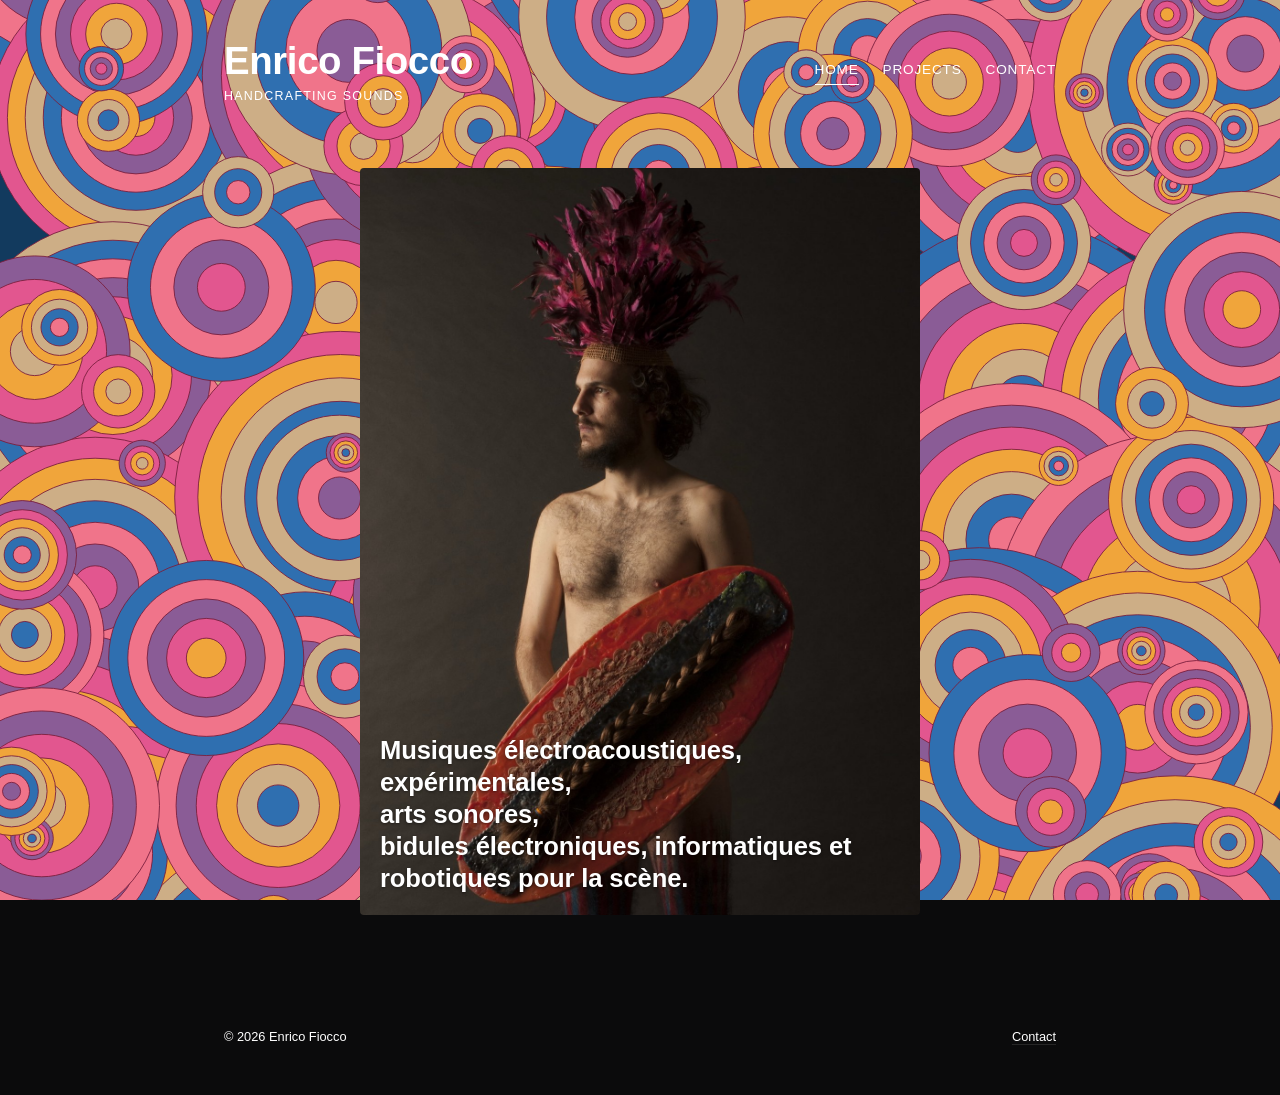
<file: index.html>
<!doctype html>
<html lang="fr">
<head>
<meta charset="utf-8">
<meta name="viewport" content="width=device-width, initial-scale=1.0">
<title>Enrico Fiocco</title>
<meta name="description" content="Enrico Fiocco — musiques expérimentales, arts sonores, bidules électroniques, informatiques et robotiques pour la scène.">
<link rel="stylesheet" href="assets/style.css">
</head>
<body>

<svg class="bg-optical" aria-hidden="true" focusable="false" viewBox="0 0 1440 1440" preserveAspectRatio="xMidYMid slice">
  <rect width="1440" height="1440" fill="#123a5e"/>
  <circle cx="72" cy="147" r="199.0" fill="#f0a53b" stroke="#7a1f3d" stroke-width="1">
    <animate attributeName="r" values="199.0;230.8;199.0" dur="2.59s" calcMode="spline" keySplines="0.45 0 0.55 1;0.45 0 0.55 1" keyTimes="0;0.5;1" repeatCount="indefinite"/>
  </circle>
  <circle cx="72" cy="147" r="170.6" fill="#cdae86" stroke="#7a1f3d" stroke-width="1">
    <animate attributeName="r" values="170.6;197.9;170.6" dur="2.6199999999999997s" calcMode="spline" keySplines="0.45 0 0.55 1;0.45 0 0.55 1" keyTimes="0;0.5;1" repeatCount="indefinite"/>
  </circle>
  <circle cx="72" cy="147" r="142.1" fill="#2f6fb0" stroke="#7a1f3d" stroke-width="1">
    <animate attributeName="r" values="142.1;164.8;142.1" dur="2.65s" calcMode="spline" keySplines="0.45 0 0.55 1;0.45 0 0.55 1" keyTimes="0;0.5;1" repeatCount="indefinite"/>
  </circle>
  <circle cx="72" cy="147" r="113.7" fill="#f0748a" stroke="#7a1f3d" stroke-width="1">
    <animate attributeName="r" values="113.7;131.9;113.7" dur="2.6799999999999997s" calcMode="spline" keySplines="0.45 0 0.55 1;0.45 0 0.55 1" keyTimes="0;0.5;1" repeatCount="indefinite"/>
  </circle>
  <circle cx="72" cy="147" r="85.3" fill="#8a5c96" stroke="#7a1f3d" stroke-width="1">
    <animate attributeName="r" values="85.3;98.9;85.3" dur="2.71s" calcMode="spline" keySplines="0.45 0 0.55 1;0.45 0 0.55 1" keyTimes="0;0.5;1" repeatCount="indefinite"/>
  </circle>
  <circle cx="72" cy="147" r="56.9" fill="#e2568f" stroke="#7a1f3d" stroke-width="1">
    <animate attributeName="r" values="56.9;66.0;56.9" dur="2.7399999999999998s" calcMode="spline" keySplines="0.45 0 0.55 1;0.45 0 0.55 1" keyTimes="0;0.5;1" repeatCount="indefinite"/>
  </circle>
  <circle cx="72" cy="147" r="28.4" fill="#f0a53b" stroke="#7a1f3d" stroke-width="1">
    <animate attributeName="r" values="28.4;32.9;28.4" dur="2.77s" calcMode="spline" keySplines="0.45 0 0.55 1;0.45 0 0.55 1" keyTimes="0;0.5;1" repeatCount="indefinite"/>
  </circle>
  <circle cx="356" cy="187" r="163.0" fill="#f0a53b" stroke="#7a1f3d" stroke-width="1">
    <animate attributeName="r" values="163.0;189.1;163.0" dur="2.35s" calcMode="spline" keySplines="0.45 0 0.55 1;0.45 0 0.55 1" keyTimes="0;0.5;1" repeatCount="indefinite"/>
  </circle>
  <circle cx="356" cy="187" r="142.6" fill="#cdae86" stroke="#7a1f3d" stroke-width="1">
    <animate attributeName="r" values="142.6;165.4;142.6" dur="2.38s" calcMode="spline" keySplines="0.45 0 0.55 1;0.45 0 0.55 1" keyTimes="0;0.5;1" repeatCount="indefinite"/>
  </circle>
  <circle cx="356" cy="187" r="122.2" fill="#2f6fb0" stroke="#7a1f3d" stroke-width="1">
    <animate attributeName="r" values="122.2;141.8;122.2" dur="2.41s" calcMode="spline" keySplines="0.45 0 0.55 1;0.45 0 0.55 1" keyTimes="0;0.5;1" repeatCount="indefinite"/>
  </circle>
  <circle cx="356" cy="187" r="101.9" fill="#f0748a" stroke="#7a1f3d" stroke-width="1">
    <animate attributeName="r" values="101.9;118.2;101.9" dur="2.44s" calcMode="spline" keySplines="0.45 0 0.55 1;0.45 0 0.55 1" keyTimes="0;0.5;1" repeatCount="indefinite"/>
  </circle>
  <circle cx="356" cy="187" r="81.5" fill="#8a5c96" stroke="#7a1f3d" stroke-width="1">
    <animate attributeName="r" values="81.5;94.5;81.5" dur="2.47s" calcMode="spline" keySplines="0.45 0 0.55 1;0.45 0 0.55 1" keyTimes="0;0.5;1" repeatCount="indefinite"/>
  </circle>
  <circle cx="356" cy="187" r="61.1" fill="#e2568f" stroke="#7a1f3d" stroke-width="1">
    <animate attributeName="r" values="61.1;70.9;61.1" dur="2.5s" calcMode="spline" keySplines="0.45 0 0.55 1;0.45 0 0.55 1" keyTimes="0;0.5;1" repeatCount="indefinite"/>
  </circle>
  <circle cx="356" cy="187" r="40.8" fill="#f0a53b" stroke="#7a1f3d" stroke-width="1">
    <animate attributeName="r" values="40.8;47.3;40.8" dur="2.5300000000000002s" calcMode="spline" keySplines="0.45 0 0.55 1;0.45 0 0.55 1" keyTimes="0;0.5;1" repeatCount="indefinite"/>
  </circle>
  <circle cx="356" cy="187" r="20.4" fill="#cdae86" stroke="#7a1f3d" stroke-width="1">
    <animate attributeName="r" values="20.4;23.7;20.4" dur="2.56s" calcMode="spline" keySplines="0.45 0 0.55 1;0.45 0 0.55 1" keyTimes="0;0.5;1" repeatCount="indefinite"/>
  </circle>
  <circle cx="530" cy="182" r="183.0" fill="#f0a53b" stroke="#7a1f3d" stroke-width="1">
    <animate attributeName="r" values="183.0;212.3;183.0" dur="2.51s" calcMode="spline" keySplines="0.45 0 0.55 1;0.45 0 0.55 1" keyTimes="0;0.5;1" repeatCount="indefinite"/>
  </circle>
  <circle cx="530" cy="182" r="152.5" fill="#cdae86" stroke="#7a1f3d" stroke-width="1">
    <animate attributeName="r" values="152.5;176.9;152.5" dur="2.5399999999999996s" calcMode="spline" keySplines="0.45 0 0.55 1;0.45 0 0.55 1" keyTimes="0;0.5;1" repeatCount="indefinite"/>
  </circle>
  <circle cx="530" cy="182" r="122.0" fill="#2f6fb0" stroke="#7a1f3d" stroke-width="1">
    <animate attributeName="r" values="122.0;141.5;122.0" dur="2.57s" calcMode="spline" keySplines="0.45 0 0.55 1;0.45 0 0.55 1" keyTimes="0;0.5;1" repeatCount="indefinite"/>
  </circle>
  <circle cx="530" cy="182" r="91.5" fill="#f0748a" stroke="#7a1f3d" stroke-width="1">
    <animate attributeName="r" values="91.5;106.1;91.5" dur="2.5999999999999996s" calcMode="spline" keySplines="0.45 0 0.55 1;0.45 0 0.55 1" keyTimes="0;0.5;1" repeatCount="indefinite"/>
  </circle>
  <circle cx="530" cy="182" r="61.0" fill="#8a5c96" stroke="#7a1f3d" stroke-width="1">
    <animate attributeName="r" values="61.0;70.8;61.0" dur="2.63s" calcMode="spline" keySplines="0.45 0 0.55 1;0.45 0 0.55 1" keyTimes="0;0.5;1" repeatCount="indefinite"/>
  </circle>
  <circle cx="530" cy="182" r="30.5" fill="#e2568f" stroke="#7a1f3d" stroke-width="1">
    <animate attributeName="r" values="30.5;35.4;30.5" dur="2.6599999999999997s" calcMode="spline" keySplines="0.45 0 0.55 1;0.45 0 0.55 1" keyTimes="0;0.5;1" repeatCount="indefinite"/>
  </circle>
  <circle cx="868" cy="111" r="228.0" fill="#f0748a" stroke="#7a1f3d" stroke-width="1">
    <animate attributeName="r" values="228.0;264.5;228.0" dur="1.93s" calcMode="spline" keySplines="0.45 0 0.55 1;0.45 0 0.55 1" keyTimes="0;0.5;1" repeatCount="indefinite"/>
  </circle>
  <circle cx="868" cy="111" r="195.4" fill="#8a5c96" stroke="#7a1f3d" stroke-width="1">
    <animate attributeName="r" values="195.4;226.7;195.4" dur="1.96s" calcMode="spline" keySplines="0.45 0 0.55 1;0.45 0 0.55 1" keyTimes="0;0.5;1" repeatCount="indefinite"/>
  </circle>
  <circle cx="868" cy="111" r="162.9" fill="#e2568f" stroke="#7a1f3d" stroke-width="1">
    <animate attributeName="r" values="162.9;189.0;162.9" dur="1.99s" calcMode="spline" keySplines="0.45 0 0.55 1;0.45 0 0.55 1" keyTimes="0;0.5;1" repeatCount="indefinite"/>
  </circle>
  <circle cx="868" cy="111" r="130.3" fill="#f0a53b" stroke="#7a1f3d" stroke-width="1">
    <animate attributeName="r" values="130.3;151.1;130.3" dur="2.02s" calcMode="spline" keySplines="0.45 0 0.55 1;0.45 0 0.55 1" keyTimes="0;0.5;1" repeatCount="indefinite"/>
  </circle>
  <circle cx="868" cy="111" r="97.7" fill="#cdae86" stroke="#7a1f3d" stroke-width="1">
    <animate attributeName="r" values="97.7;113.3;97.7" dur="2.05s" calcMode="spline" keySplines="0.45 0 0.55 1;0.45 0 0.55 1" keyTimes="0;0.5;1" repeatCount="indefinite"/>
  </circle>
  <circle cx="868" cy="111" r="65.1" fill="#2f6fb0" stroke="#7a1f3d" stroke-width="1">
    <animate attributeName="r" values="65.1;75.5;65.1" dur="2.08s" calcMode="spline" keySplines="0.45 0 0.55 1;0.45 0 0.55 1" keyTimes="0;0.5;1" repeatCount="indefinite"/>
  </circle>
  <circle cx="868" cy="111" r="32.6" fill="#f0748a" stroke="#7a1f3d" stroke-width="1">
    <animate attributeName="r" values="32.6;37.8;32.6" dur="2.11s" calcMode="spline" keySplines="0.45 0 0.55 1;0.45 0 0.55 1" keyTimes="0;0.5;1" repeatCount="indefinite"/>
  </circle>
  <circle cx="1146" cy="126" r="204.0" fill="#cdae86" stroke="#7a1f3d" stroke-width="1">
    <animate attributeName="r" values="204.0;236.6;204.0" dur="1.43s" calcMode="spline" keySplines="0.45 0 0.55 1;0.45 0 0.55 1" keyTimes="0;0.5;1" repeatCount="indefinite"/>
  </circle>
  <circle cx="1146" cy="126" r="178.5" fill="#2f6fb0" stroke="#7a1f3d" stroke-width="1">
    <animate attributeName="r" values="178.5;207.1;178.5" dur="1.46s" calcMode="spline" keySplines="0.45 0 0.55 1;0.45 0 0.55 1" keyTimes="0;0.5;1" repeatCount="indefinite"/>
  </circle>
  <circle cx="1146" cy="126" r="153.0" fill="#f0748a" stroke="#7a1f3d" stroke-width="1">
    <animate attributeName="r" values="153.0;177.5;153.0" dur="1.49s" calcMode="spline" keySplines="0.45 0 0.55 1;0.45 0 0.55 1" keyTimes="0;0.5;1" repeatCount="indefinite"/>
  </circle>
  <circle cx="1146" cy="126" r="127.5" fill="#8a5c96" stroke="#7a1f3d" stroke-width="1">
    <animate attributeName="r" values="127.5;147.9;127.5" dur="1.52s" calcMode="spline" keySplines="0.45 0 0.55 1;0.45 0 0.55 1" keyTimes="0;0.5;1" repeatCount="indefinite"/>
  </circle>
  <circle cx="1146" cy="126" r="102.0" fill="#e2568f" stroke="#7a1f3d" stroke-width="1">
    <animate attributeName="r" values="102.0;118.3;102.0" dur="1.5499999999999998s" calcMode="spline" keySplines="0.45 0 0.55 1;0.45 0 0.55 1" keyTimes="0;0.5;1" repeatCount="indefinite"/>
  </circle>
  <circle cx="1146" cy="126" r="76.5" fill="#f0a53b" stroke="#7a1f3d" stroke-width="1">
    <animate attributeName="r" values="76.5;88.7;76.5" dur="1.5799999999999998s" calcMode="spline" keySplines="0.45 0 0.55 1;0.45 0 0.55 1" keyTimes="0;0.5;1" repeatCount="indefinite"/>
  </circle>
  <circle cx="1146" cy="126" r="51.0" fill="#cdae86" stroke="#7a1f3d" stroke-width="1">
    <animate attributeName="r" values="51.0;59.2;51.0" dur="1.6099999999999999s" calcMode="spline" keySplines="0.45 0 0.55 1;0.45 0 0.55 1" keyTimes="0;0.5;1" repeatCount="indefinite"/>
  </circle>
  <circle cx="1146" cy="126" r="25.5" fill="#2f6fb0" stroke="#7a1f3d" stroke-width="1">
    <animate attributeName="r" values="25.5;29.6;25.5" dur="1.64s" calcMode="spline" keySplines="0.45 0 0.55 1;0.45 0 0.55 1" keyTimes="0;0.5;1" repeatCount="indefinite"/>
  </circle>
  <circle cx="1355" cy="61" r="213.0" fill="#2f6fb0" stroke="#7a1f3d" stroke-width="1">
    <animate attributeName="r" values="213.0;247.1;213.0" dur="1.59s" calcMode="spline" keySplines="0.45 0 0.55 1;0.45 0 0.55 1" keyTimes="0;0.5;1" repeatCount="indefinite"/>
  </circle>
  <circle cx="1355" cy="61" r="177.5" fill="#f0748a" stroke="#7a1f3d" stroke-width="1">
    <animate attributeName="r" values="177.5;205.9;177.5" dur="1.62s" calcMode="spline" keySplines="0.45 0 0.55 1;0.45 0 0.55 1" keyTimes="0;0.5;1" repeatCount="indefinite"/>
  </circle>
  <circle cx="1355" cy="61" r="142.0" fill="#8a5c96" stroke="#7a1f3d" stroke-width="1">
    <animate attributeName="r" values="142.0;164.7;142.0" dur="1.6500000000000001s" calcMode="spline" keySplines="0.45 0 0.55 1;0.45 0 0.55 1" keyTimes="0;0.5;1" repeatCount="indefinite"/>
  </circle>
  <circle cx="1355" cy="61" r="106.5" fill="#e2568f" stroke="#7a1f3d" stroke-width="1">
    <animate attributeName="r" values="106.5;123.5;106.5" dur="1.6800000000000002s" calcMode="spline" keySplines="0.45 0 0.55 1;0.45 0 0.55 1" keyTimes="0;0.5;1" repeatCount="indefinite"/>
  </circle>
  <circle cx="1355" cy="61" r="71.0" fill="#f0a53b" stroke="#7a1f3d" stroke-width="1">
    <animate attributeName="r" values="71.0;82.4;71.0" dur="1.71s" calcMode="spline" keySplines="0.45 0 0.55 1;0.45 0 0.55 1" keyTimes="0;0.5;1" repeatCount="indefinite"/>
  </circle>
  <circle cx="1355" cy="61" r="35.5" fill="#cdae86" stroke="#7a1f3d" stroke-width="1">
    <animate attributeName="r" values="35.5;41.2;35.5" dur="1.74s" calcMode="spline" keySplines="0.45 0 0.55 1;0.45 0 0.55 1" keyTimes="0;0.5;1" repeatCount="indefinite"/>
  </circle>
  <circle cx="153" cy="346" r="161.0" fill="#e2568f" stroke="#7a1f3d" stroke-width="1">
    <animate attributeName="r" values="161.0;186.8;161.0" dur="1.96s" calcMode="spline" keySplines="0.45 0 0.55 1;0.45 0 0.55 1" keyTimes="0;0.5;1" repeatCount="indefinite"/>
  </circle>
  <circle cx="153" cy="346" r="140.9" fill="#f0a53b" stroke="#7a1f3d" stroke-width="1">
    <animate attributeName="r" values="140.9;163.4;140.9" dur="1.99s" calcMode="spline" keySplines="0.45 0 0.55 1;0.45 0 0.55 1" keyTimes="0;0.5;1" repeatCount="indefinite"/>
  </circle>
  <circle cx="153" cy="346" r="120.8" fill="#cdae86" stroke="#7a1f3d" stroke-width="1">
    <animate attributeName="r" values="120.8;140.1;120.8" dur="2.02s" calcMode="spline" keySplines="0.45 0 0.55 1;0.45 0 0.55 1" keyTimes="0;0.5;1" repeatCount="indefinite"/>
  </circle>
  <circle cx="153" cy="346" r="100.6" fill="#2f6fb0" stroke="#7a1f3d" stroke-width="1">
    <animate attributeName="r" values="100.6;116.7;100.6" dur="2.05s" calcMode="spline" keySplines="0.45 0 0.55 1;0.45 0 0.55 1" keyTimes="0;0.5;1" repeatCount="indefinite"/>
  </circle>
  <circle cx="153" cy="346" r="80.5" fill="#f0748a" stroke="#7a1f3d" stroke-width="1">
    <animate attributeName="r" values="80.5;93.4;80.5" dur="2.08s" calcMode="spline" keySplines="0.45 0 0.55 1;0.45 0 0.55 1" keyTimes="0;0.5;1" repeatCount="indefinite"/>
  </circle>
  <circle cx="153" cy="346" r="60.4" fill="#8a5c96" stroke="#7a1f3d" stroke-width="1">
    <animate attributeName="r" values="60.4;70.1;60.4" dur="2.11s" calcMode="spline" keySplines="0.45 0 0.55 1;0.45 0 0.55 1" keyTimes="0;0.5;1" repeatCount="indefinite"/>
  </circle>
  <circle cx="153" cy="346" r="40.2" fill="#e2568f" stroke="#7a1f3d" stroke-width="1">
    <animate attributeName="r" values="40.2;46.6;40.2" dur="2.14s" calcMode="spline" keySplines="0.45 0 0.55 1;0.45 0 0.55 1" keyTimes="0;0.5;1" repeatCount="indefinite"/>
  </circle>
  <circle cx="153" cy="346" r="20.1" fill="#f0a53b" stroke="#7a1f3d" stroke-width="1">
    <animate attributeName="r" values="20.1;23.3;20.1" dur="2.17s" calcMode="spline" keySplines="0.45 0 0.55 1;0.45 0 0.55 1" keyTimes="0;0.5;1" repeatCount="indefinite"/>
  </circle>
  <circle cx="406" cy="299" r="164.0" fill="#8a5c96" stroke="#7a1f3d" stroke-width="1">
    <animate attributeName="r" values="164.0;190.2;164.0" dur="2.31s" calcMode="spline" keySplines="0.45 0 0.55 1;0.45 0 0.55 1" keyTimes="0;0.5;1" repeatCount="indefinite"/>
  </circle>
  <circle cx="406" cy="299" r="143.5" fill="#e2568f" stroke="#7a1f3d" stroke-width="1">
    <animate attributeName="r" values="143.5;166.5;143.5" dur="2.34s" calcMode="spline" keySplines="0.45 0 0.55 1;0.45 0 0.55 1" keyTimes="0;0.5;1" repeatCount="indefinite"/>
  </circle>
  <circle cx="406" cy="299" r="123.0" fill="#f0a53b" stroke="#7a1f3d" stroke-width="1">
    <animate attributeName="r" values="123.0;142.7;123.0" dur="2.37s" calcMode="spline" keySplines="0.45 0 0.55 1;0.45 0 0.55 1" keyTimes="0;0.5;1" repeatCount="indefinite"/>
  </circle>
  <circle cx="406" cy="299" r="102.5" fill="#cdae86" stroke="#7a1f3d" stroke-width="1">
    <animate attributeName="r" values="102.5;118.9;102.5" dur="2.4s" calcMode="spline" keySplines="0.45 0 0.55 1;0.45 0 0.55 1" keyTimes="0;0.5;1" repeatCount="indefinite"/>
  </circle>
  <circle cx="406" cy="299" r="82.0" fill="#2f6fb0" stroke="#7a1f3d" stroke-width="1">
    <animate attributeName="r" values="82.0;95.1;82.0" dur="2.43s" calcMode="spline" keySplines="0.45 0 0.55 1;0.45 0 0.55 1" keyTimes="0;0.5;1" repeatCount="indefinite"/>
  </circle>
  <circle cx="406" cy="299" r="61.5" fill="#f0748a" stroke="#7a1f3d" stroke-width="1">
    <animate attributeName="r" values="61.5;71.3;61.5" dur="2.46s" calcMode="spline" keySplines="0.45 0 0.55 1;0.45 0 0.55 1" keyTimes="0;0.5;1" repeatCount="indefinite"/>
  </circle>
  <circle cx="406" cy="299" r="41.0" fill="#8a5c96" stroke="#7a1f3d" stroke-width="1">
    <animate attributeName="r" values="41.0;47.6;41.0" dur="2.49s" calcMode="spline" keySplines="0.45 0 0.55 1;0.45 0 0.55 1" keyTimes="0;0.5;1" repeatCount="indefinite"/>
  </circle>
  <circle cx="406" cy="299" r="20.5" fill="#e2568f" stroke="#7a1f3d" stroke-width="1">
    <animate attributeName="r" values="20.5;23.8;20.5" dur="2.52s" calcMode="spline" keySplines="0.45 0 0.55 1;0.45 0 0.55 1" keyTimes="0;0.5;1" repeatCount="indefinite"/>
  </circle>
  <circle cx="638" cy="372" r="207.0" fill="#f0748a" stroke="#7a1f3d" stroke-width="1">
    <animate attributeName="r" values="207.0;240.1;207.0" dur="1.97s" calcMode="spline" keySplines="0.45 0 0.55 1;0.45 0 0.55 1" keyTimes="0;0.5;1" repeatCount="indefinite"/>
  </circle>
  <circle cx="638" cy="372" r="172.5" fill="#8a5c96" stroke="#7a1f3d" stroke-width="1">
    <animate attributeName="r" values="172.5;200.1;172.5" dur="2.0s" calcMode="spline" keySplines="0.45 0 0.55 1;0.45 0 0.55 1" keyTimes="0;0.5;1" repeatCount="indefinite"/>
  </circle>
  <circle cx="638" cy="372" r="138.0" fill="#e2568f" stroke="#7a1f3d" stroke-width="1">
    <animate attributeName="r" values="138.0;160.1;138.0" dur="2.03s" calcMode="spline" keySplines="0.45 0 0.55 1;0.45 0 0.55 1" keyTimes="0;0.5;1" repeatCount="indefinite"/>
  </circle>
  <circle cx="638" cy="372" r="103.5" fill="#f0a53b" stroke="#7a1f3d" stroke-width="1">
    <animate attributeName="r" values="103.5;120.1;103.5" dur="2.06s" calcMode="spline" keySplines="0.45 0 0.55 1;0.45 0 0.55 1" keyTimes="0;0.5;1" repeatCount="indefinite"/>
  </circle>
  <circle cx="638" cy="372" r="69.0" fill="#cdae86" stroke="#7a1f3d" stroke-width="1">
    <animate attributeName="r" values="69.0;80.0;69.0" dur="2.09s" calcMode="spline" keySplines="0.45 0 0.55 1;0.45 0 0.55 1" keyTimes="0;0.5;1" repeatCount="indefinite"/>
  </circle>
  <circle cx="638" cy="372" r="34.5" fill="#2f6fb0" stroke="#7a1f3d" stroke-width="1">
    <animate attributeName="r" values="34.5;40.0;34.5" dur="2.12s" calcMode="spline" keySplines="0.45 0 0.55 1;0.45 0 0.55 1" keyTimes="0;0.5;1" repeatCount="indefinite"/>
  </circle>
  <circle cx="887" cy="317" r="222.0" fill="#2f6fb0" stroke="#7a1f3d" stroke-width="1">
    <animate attributeName="r" values="222.0;257.5;222.0" dur="1.75s" calcMode="spline" keySplines="0.45 0 0.55 1;0.45 0 0.55 1" keyTimes="0;0.5;1" repeatCount="indefinite"/>
  </circle>
  <circle cx="887" cy="317" r="194.2" fill="#f0748a" stroke="#7a1f3d" stroke-width="1">
    <animate attributeName="r" values="194.2;225.3;194.2" dur="1.78s" calcMode="spline" keySplines="0.45 0 0.55 1;0.45 0 0.55 1" keyTimes="0;0.5;1" repeatCount="indefinite"/>
  </circle>
  <circle cx="887" cy="317" r="166.5" fill="#8a5c96" stroke="#7a1f3d" stroke-width="1">
    <animate attributeName="r" values="166.5;193.1;166.5" dur="1.81s" calcMode="spline" keySplines="0.45 0 0.55 1;0.45 0 0.55 1" keyTimes="0;0.5;1" repeatCount="indefinite"/>
  </circle>
  <circle cx="887" cy="317" r="138.8" fill="#e2568f" stroke="#7a1f3d" stroke-width="1">
    <animate attributeName="r" values="138.8;161.0;138.8" dur="1.84s" calcMode="spline" keySplines="0.45 0 0.55 1;0.45 0 0.55 1" keyTimes="0;0.5;1" repeatCount="indefinite"/>
  </circle>
  <circle cx="887" cy="317" r="111.0" fill="#f0a53b" stroke="#7a1f3d" stroke-width="1">
    <animate attributeName="r" values="111.0;128.8;111.0" dur="1.87s" calcMode="spline" keySplines="0.45 0 0.55 1;0.45 0 0.55 1" keyTimes="0;0.5;1" repeatCount="indefinite"/>
  </circle>
  <circle cx="887" cy="317" r="83.2" fill="#cdae86" stroke="#7a1f3d" stroke-width="1">
    <animate attributeName="r" values="83.2;96.5;83.2" dur="1.9s" calcMode="spline" keySplines="0.45 0 0.55 1;0.45 0 0.55 1" keyTimes="0;0.5;1" repeatCount="indefinite"/>
  </circle>
  <circle cx="887" cy="317" r="55.5" fill="#2f6fb0" stroke="#7a1f3d" stroke-width="1">
    <animate attributeName="r" values="55.5;64.4;55.5" dur="1.93s" calcMode="spline" keySplines="0.45 0 0.55 1;0.45 0 0.55 1" keyTimes="0;0.5;1" repeatCount="indefinite"/>
  </circle>
  <circle cx="887" cy="317" r="27.8" fill="#f0748a" stroke="#7a1f3d" stroke-width="1">
    <animate attributeName="r" values="27.8;32.2;27.8" dur="1.96s" calcMode="spline" keySplines="0.45 0 0.55 1;0.45 0 0.55 1" keyTimes="0;0.5;1" repeatCount="indefinite"/>
  </circle>
  <circle cx="1145" cy="360" r="174.0" fill="#2f6fb0" stroke="#7a1f3d" stroke-width="1">
    <animate attributeName="r" values="174.0;201.8;174.0" dur="1.72s" calcMode="spline" keySplines="0.45 0 0.55 1;0.45 0 0.55 1" keyTimes="0;0.5;1" repeatCount="indefinite"/>
  </circle>
  <circle cx="1145" cy="360" r="149.1" fill="#f0748a" stroke="#7a1f3d" stroke-width="1">
    <animate attributeName="r" values="149.1;173.0;149.1" dur="1.75s" calcMode="spline" keySplines="0.45 0 0.55 1;0.45 0 0.55 1" keyTimes="0;0.5;1" repeatCount="indefinite"/>
  </circle>
  <circle cx="1145" cy="360" r="124.3" fill="#8a5c96" stroke="#7a1f3d" stroke-width="1">
    <animate attributeName="r" values="124.3;144.2;124.3" dur="1.78s" calcMode="spline" keySplines="0.45 0 0.55 1;0.45 0 0.55 1" keyTimes="0;0.5;1" repeatCount="indefinite"/>
  </circle>
  <circle cx="1145" cy="360" r="99.4" fill="#e2568f" stroke="#7a1f3d" stroke-width="1">
    <animate attributeName="r" values="99.4;115.3;99.4" dur="1.81s" calcMode="spline" keySplines="0.45 0 0.55 1;0.45 0 0.55 1" keyTimes="0;0.5;1" repeatCount="indefinite"/>
  </circle>
  <circle cx="1145" cy="360" r="74.6" fill="#f0a53b" stroke="#7a1f3d" stroke-width="1">
    <animate attributeName="r" values="74.6;86.5;74.6" dur="1.8399999999999999s" calcMode="spline" keySplines="0.45 0 0.55 1;0.45 0 0.55 1" keyTimes="0;0.5;1" repeatCount="indefinite"/>
  </circle>
  <circle cx="1145" cy="360" r="49.7" fill="#cdae86" stroke="#7a1f3d" stroke-width="1">
    <animate attributeName="r" values="49.7;57.7;49.7" dur="1.8699999999999999s" calcMode="spline" keySplines="0.45 0 0.55 1;0.45 0 0.55 1" keyTimes="0;0.5;1" repeatCount="indefinite"/>
  </circle>
  <circle cx="1145" cy="360" r="24.9" fill="#2f6fb0" stroke="#7a1f3d" stroke-width="1">
    <animate attributeName="r" values="24.9;28.9;24.9" dur="1.9s" calcMode="spline" keySplines="0.45 0 0.55 1;0.45 0 0.55 1" keyTimes="0;0.5;1" repeatCount="indefinite"/>
  </circle>
  <circle cx="1368" cy="311" r="206.0" fill="#e2568f" stroke="#7a1f3d" stroke-width="1">
    <animate attributeName="r" values="206.0;239.0;206.0" dur="1.99s" calcMode="spline" keySplines="0.45 0 0.55 1;0.45 0 0.55 1" keyTimes="0;0.5;1" repeatCount="indefinite"/>
  </circle>
  <circle cx="1368" cy="311" r="176.6" fill="#f0a53b" stroke="#7a1f3d" stroke-width="1">
    <animate attributeName="r" values="176.6;204.9;176.6" dur="2.02s" calcMode="spline" keySplines="0.45 0 0.55 1;0.45 0 0.55 1" keyTimes="0;0.5;1" repeatCount="indefinite"/>
  </circle>
  <circle cx="1368" cy="311" r="147.1" fill="#cdae86" stroke="#7a1f3d" stroke-width="1">
    <animate attributeName="r" values="147.1;170.6;147.1" dur="2.05s" calcMode="spline" keySplines="0.45 0 0.55 1;0.45 0 0.55 1" keyTimes="0;0.5;1" repeatCount="indefinite"/>
  </circle>
  <circle cx="1368" cy="311" r="117.7" fill="#2f6fb0" stroke="#7a1f3d" stroke-width="1">
    <animate attributeName="r" values="117.7;136.5;117.7" dur="2.08s" calcMode="spline" keySplines="0.45 0 0.55 1;0.45 0 0.55 1" keyTimes="0;0.5;1" repeatCount="indefinite"/>
  </circle>
  <circle cx="1368" cy="311" r="88.3" fill="#f0748a" stroke="#7a1f3d" stroke-width="1">
    <animate attributeName="r" values="88.3;102.4;88.3" dur="2.11s" calcMode="spline" keySplines="0.45 0 0.55 1;0.45 0 0.55 1" keyTimes="0;0.5;1" repeatCount="indefinite"/>
  </circle>
  <circle cx="1368" cy="311" r="58.9" fill="#8a5c96" stroke="#7a1f3d" stroke-width="1">
    <animate attributeName="r" values="58.9;68.3;58.9" dur="2.14s" calcMode="spline" keySplines="0.45 0 0.55 1;0.45 0 0.55 1" keyTimes="0;0.5;1" repeatCount="indefinite"/>
  </circle>
  <circle cx="1368" cy="311" r="29.4" fill="#e2568f" stroke="#7a1f3d" stroke-width="1">
    <animate attributeName="r" values="29.4;34.1;29.4" dur="2.17s" calcMode="spline" keySplines="0.45 0 0.55 1;0.45 0 0.55 1" keyTimes="0;0.5;1" repeatCount="indefinite"/>
  </circle>
  <circle cx="127" cy="636" r="166.0" fill="#cdae86" stroke="#7a1f3d" stroke-width="1">
    <animate attributeName="r" values="166.0;192.6;166.0" dur="2.07s" calcMode="spline" keySplines="0.45 0 0.55 1;0.45 0 0.55 1" keyTimes="0;0.5;1" repeatCount="indefinite"/>
  </circle>
  <circle cx="127" cy="636" r="145.2" fill="#2f6fb0" stroke="#7a1f3d" stroke-width="1">
    <animate attributeName="r" values="145.2;168.4;145.2" dur="2.0999999999999996s" calcMode="spline" keySplines="0.45 0 0.55 1;0.45 0 0.55 1" keyTimes="0;0.5;1" repeatCount="indefinite"/>
  </circle>
  <circle cx="127" cy="636" r="124.5" fill="#f0748a" stroke="#7a1f3d" stroke-width="1">
    <animate attributeName="r" values="124.5;144.4;124.5" dur="2.13s" calcMode="spline" keySplines="0.45 0 0.55 1;0.45 0 0.55 1" keyTimes="0;0.5;1" repeatCount="indefinite"/>
  </circle>
  <circle cx="127" cy="636" r="103.8" fill="#8a5c96" stroke="#7a1f3d" stroke-width="1">
    <animate attributeName="r" values="103.8;120.4;103.8" dur="2.1599999999999997s" calcMode="spline" keySplines="0.45 0 0.55 1;0.45 0 0.55 1" keyTimes="0;0.5;1" repeatCount="indefinite"/>
  </circle>
  <circle cx="127" cy="636" r="83.0" fill="#e2568f" stroke="#7a1f3d" stroke-width="1">
    <animate attributeName="r" values="83.0;96.3;83.0" dur="2.19s" calcMode="spline" keySplines="0.45 0 0.55 1;0.45 0 0.55 1" keyTimes="0;0.5;1" repeatCount="indefinite"/>
  </circle>
  <circle cx="127" cy="636" r="62.2" fill="#f0a53b" stroke="#7a1f3d" stroke-width="1">
    <animate attributeName="r" values="62.2;72.2;62.2" dur="2.2199999999999998s" calcMode="spline" keySplines="0.45 0 0.55 1;0.45 0 0.55 1" keyTimes="0;0.5;1" repeatCount="indefinite"/>
  </circle>
  <circle cx="127" cy="636" r="41.5" fill="#cdae86" stroke="#7a1f3d" stroke-width="1">
    <animate attributeName="r" values="41.5;48.1;41.5" dur="2.25s" calcMode="spline" keySplines="0.45 0 0.55 1;0.45 0 0.55 1" keyTimes="0;0.5;1" repeatCount="indefinite"/>
  </circle>
  <circle cx="127" cy="636" r="20.8" fill="#2f6fb0" stroke="#7a1f3d" stroke-width="1">
    <animate attributeName="r" values="20.8;24.1;20.8" dur="2.28s" calcMode="spline" keySplines="0.45 0 0.55 1;0.45 0 0.55 1" keyTimes="0;0.5;1" repeatCount="indefinite"/>
  </circle>
  <circle cx="378" cy="554" r="162.0" fill="#cdae86" stroke="#7a1f3d" stroke-width="1">
    <animate attributeName="r" values="162.0;187.9;162.0" dur="1.82s" calcMode="spline" keySplines="0.45 0 0.55 1;0.45 0 0.55 1" keyTimes="0;0.5;1" repeatCount="indefinite"/>
  </circle>
  <circle cx="378" cy="554" r="138.9" fill="#2f6fb0" stroke="#7a1f3d" stroke-width="1">
    <animate attributeName="r" values="138.9;161.1;138.9" dur="1.85s" calcMode="spline" keySplines="0.45 0 0.55 1;0.45 0 0.55 1" keyTimes="0;0.5;1" repeatCount="indefinite"/>
  </circle>
  <circle cx="378" cy="554" r="115.7" fill="#f0748a" stroke="#7a1f3d" stroke-width="1">
    <animate attributeName="r" values="115.7;134.2;115.7" dur="1.8800000000000001s" calcMode="spline" keySplines="0.45 0 0.55 1;0.45 0 0.55 1" keyTimes="0;0.5;1" repeatCount="indefinite"/>
  </circle>
  <circle cx="378" cy="554" r="92.6" fill="#8a5c96" stroke="#7a1f3d" stroke-width="1">
    <animate attributeName="r" values="92.6;107.4;92.6" dur="1.9100000000000001s" calcMode="spline" keySplines="0.45 0 0.55 1;0.45 0 0.55 1" keyTimes="0;0.5;1" repeatCount="indefinite"/>
  </circle>
  <circle cx="378" cy="554" r="69.4" fill="#e2568f" stroke="#7a1f3d" stroke-width="1">
    <animate attributeName="r" values="69.4;80.5;69.4" dur="1.94s" calcMode="spline" keySplines="0.45 0 0.55 1;0.45 0 0.55 1" keyTimes="0;0.5;1" repeatCount="indefinite"/>
  </circle>
  <circle cx="378" cy="554" r="46.3" fill="#f0a53b" stroke="#7a1f3d" stroke-width="1">
    <animate attributeName="r" values="46.3;53.7;46.3" dur="1.97s" calcMode="spline" keySplines="0.45 0 0.55 1;0.45 0 0.55 1" keyTimes="0;0.5;1" repeatCount="indefinite"/>
  </circle>
  <circle cx="378" cy="554" r="23.1" fill="#cdae86" stroke="#7a1f3d" stroke-width="1">
    <animate attributeName="r" values="23.1;26.8;23.1" dur="2.0s" calcMode="spline" keySplines="0.45 0 0.55 1;0.45 0 0.55 1" keyTimes="0;0.5;1" repeatCount="indefinite"/>
  </circle>
  <circle cx="614" cy="572" r="157.0" fill="#f0a53b" stroke="#7a1f3d" stroke-width="1">
    <animate attributeName="r" values="157.0;182.1;157.0" dur="2.33s" calcMode="spline" keySplines="0.45 0 0.55 1;0.45 0 0.55 1" keyTimes="0;0.5;1" repeatCount="indefinite"/>
  </circle>
  <circle cx="614" cy="572" r="130.8" fill="#cdae86" stroke="#7a1f3d" stroke-width="1">
    <animate attributeName="r" values="130.8;151.7;130.8" dur="2.36s" calcMode="spline" keySplines="0.45 0 0.55 1;0.45 0 0.55 1" keyTimes="0;0.5;1" repeatCount="indefinite"/>
  </circle>
  <circle cx="614" cy="572" r="104.7" fill="#2f6fb0" stroke="#7a1f3d" stroke-width="1">
    <animate attributeName="r" values="104.7;121.5;104.7" dur="2.39s" calcMode="spline" keySplines="0.45 0 0.55 1;0.45 0 0.55 1" keyTimes="0;0.5;1" repeatCount="indefinite"/>
  </circle>
  <circle cx="614" cy="572" r="78.5" fill="#f0748a" stroke="#7a1f3d" stroke-width="1">
    <animate attributeName="r" values="78.5;91.1;78.5" dur="2.42s" calcMode="spline" keySplines="0.45 0 0.55 1;0.45 0 0.55 1" keyTimes="0;0.5;1" repeatCount="indefinite"/>
  </circle>
  <circle cx="614" cy="572" r="52.3" fill="#8a5c96" stroke="#7a1f3d" stroke-width="1">
    <animate attributeName="r" values="52.3;60.7;52.3" dur="2.45s" calcMode="spline" keySplines="0.45 0 0.55 1;0.45 0 0.55 1" keyTimes="0;0.5;1" repeatCount="indefinite"/>
  </circle>
  <circle cx="614" cy="572" r="26.2" fill="#e2568f" stroke="#7a1f3d" stroke-width="1">
    <animate attributeName="r" values="26.2;30.4;26.2" dur="2.48s" calcMode="spline" keySplines="0.45 0 0.55 1;0.45 0 0.55 1" keyTimes="0;0.5;1" repeatCount="indefinite"/>
  </circle>
  <circle cx="822" cy="626" r="202.0" fill="#f0a53b" stroke="#7a1f3d" stroke-width="1">
    <animate attributeName="r" values="202.0;234.3;202.0" dur="1.89s" calcMode="spline" keySplines="0.45 0 0.55 1;0.45 0 0.55 1" keyTimes="0;0.5;1" repeatCount="indefinite"/>
  </circle>
  <circle cx="822" cy="626" r="176.8" fill="#cdae86" stroke="#7a1f3d" stroke-width="1">
    <animate attributeName="r" values="176.8;205.1;176.8" dur="1.92s" calcMode="spline" keySplines="0.45 0 0.55 1;0.45 0 0.55 1" keyTimes="0;0.5;1" repeatCount="indefinite"/>
  </circle>
  <circle cx="822" cy="626" r="151.5" fill="#2f6fb0" stroke="#7a1f3d" stroke-width="1">
    <animate attributeName="r" values="151.5;175.7;151.5" dur="1.95s" calcMode="spline" keySplines="0.45 0 0.55 1;0.45 0 0.55 1" keyTimes="0;0.5;1" repeatCount="indefinite"/>
  </circle>
  <circle cx="822" cy="626" r="126.2" fill="#f0748a" stroke="#7a1f3d" stroke-width="1">
    <animate attributeName="r" values="126.2;146.4;126.2" dur="1.98s" calcMode="spline" keySplines="0.45 0 0.55 1;0.45 0 0.55 1" keyTimes="0;0.5;1" repeatCount="indefinite"/>
  </circle>
  <circle cx="822" cy="626" r="101.0" fill="#8a5c96" stroke="#7a1f3d" stroke-width="1">
    <animate attributeName="r" values="101.0;117.2;101.0" dur="2.01s" calcMode="spline" keySplines="0.45 0 0.55 1;0.45 0 0.55 1" keyTimes="0;0.5;1" repeatCount="indefinite"/>
  </circle>
  <circle cx="822" cy="626" r="75.8" fill="#e2568f" stroke="#7a1f3d" stroke-width="1">
    <animate attributeName="r" values="75.8;87.9;75.8" dur="2.04s" calcMode="spline" keySplines="0.45 0 0.55 1;0.45 0 0.55 1" keyTimes="0;0.5;1" repeatCount="indefinite"/>
  </circle>
  <circle cx="822" cy="626" r="50.5" fill="#f0a53b" stroke="#7a1f3d" stroke-width="1">
    <animate attributeName="r" values="50.5;58.6;50.5" dur="2.07s" calcMode="spline" keySplines="0.45 0 0.55 1;0.45 0 0.55 1" keyTimes="0;0.5;1" repeatCount="indefinite"/>
  </circle>
  <circle cx="822" cy="626" r="25.2" fill="#cdae86" stroke="#7a1f3d" stroke-width="1">
    <animate attributeName="r" values="25.2;29.2;25.2" dur="2.1s" calcMode="spline" keySplines="0.45 0 0.55 1;0.45 0 0.55 1" keyTimes="0;0.5;1" repeatCount="indefinite"/>
  </circle>
  <circle cx="1150" cy="666" r="196.0" fill="#2f6fb0" stroke="#7a1f3d" stroke-width="1">
    <animate attributeName="r" values="196.0;227.4;196.0" dur="2.01s" calcMode="spline" keySplines="0.45 0 0.55 1;0.45 0 0.55 1" keyTimes="0;0.5;1" repeatCount="indefinite"/>
  </circle>
  <circle cx="1150" cy="666" r="168.0" fill="#f0748a" stroke="#7a1f3d" stroke-width="1">
    <animate attributeName="r" values="168.0;194.9;168.0" dur="2.0399999999999996s" calcMode="spline" keySplines="0.45 0 0.55 1;0.45 0 0.55 1" keyTimes="0;0.5;1" repeatCount="indefinite"/>
  </circle>
  <circle cx="1150" cy="666" r="140.0" fill="#8a5c96" stroke="#7a1f3d" stroke-width="1">
    <animate attributeName="r" values="140.0;162.4;140.0" dur="2.07s" calcMode="spline" keySplines="0.45 0 0.55 1;0.45 0 0.55 1" keyTimes="0;0.5;1" repeatCount="indefinite"/>
  </circle>
  <circle cx="1150" cy="666" r="112.0" fill="#e2568f" stroke="#7a1f3d" stroke-width="1">
    <animate attributeName="r" values="112.0;129.9;112.0" dur="2.0999999999999996s" calcMode="spline" keySplines="0.45 0 0.55 1;0.45 0 0.55 1" keyTimes="0;0.5;1" repeatCount="indefinite"/>
  </circle>
  <circle cx="1150" cy="666" r="84.0" fill="#f0a53b" stroke="#7a1f3d" stroke-width="1">
    <animate attributeName="r" values="84.0;97.4;84.0" dur="2.13s" calcMode="spline" keySplines="0.45 0 0.55 1;0.45 0 0.55 1" keyTimes="0;0.5;1" repeatCount="indefinite"/>
  </circle>
  <circle cx="1150" cy="666" r="56.0" fill="#cdae86" stroke="#7a1f3d" stroke-width="1">
    <animate attributeName="r" values="56.0;65.0;56.0" dur="2.1599999999999997s" calcMode="spline" keySplines="0.45 0 0.55 1;0.45 0 0.55 1" keyTimes="0;0.5;1" repeatCount="indefinite"/>
  </circle>
  <circle cx="1150" cy="666" r="28.0" fill="#2f6fb0" stroke="#7a1f3d" stroke-width="1">
    <animate attributeName="r" values="28.0;32.5;28.0" dur="2.19s" calcMode="spline" keySplines="0.45 0 0.55 1;0.45 0 0.55 1" keyTimes="0;0.5;1" repeatCount="indefinite"/>
  </circle>
  <circle cx="1344" cy="663" r="168.0" fill="#e2568f" stroke="#7a1f3d" stroke-width="1">
    <animate attributeName="r" values="168.0;194.9;168.0" dur="1.93s" calcMode="spline" keySplines="0.45 0 0.55 1;0.45 0 0.55 1" keyTimes="0;0.5;1" repeatCount="indefinite"/>
  </circle>
  <circle cx="1344" cy="663" r="147.0" fill="#f0a53b" stroke="#7a1f3d" stroke-width="1">
    <animate attributeName="r" values="147.0;170.5;147.0" dur="1.96s" calcMode="spline" keySplines="0.45 0 0.55 1;0.45 0 0.55 1" keyTimes="0;0.5;1" repeatCount="indefinite"/>
  </circle>
  <circle cx="1344" cy="663" r="126.0" fill="#cdae86" stroke="#7a1f3d" stroke-width="1">
    <animate attributeName="r" values="126.0;146.2;126.0" dur="1.99s" calcMode="spline" keySplines="0.45 0 0.55 1;0.45 0 0.55 1" keyTimes="0;0.5;1" repeatCount="indefinite"/>
  </circle>
  <circle cx="1344" cy="663" r="105.0" fill="#2f6fb0" stroke="#7a1f3d" stroke-width="1">
    <animate attributeName="r" values="105.0;121.8;105.0" dur="2.02s" calcMode="spline" keySplines="0.45 0 0.55 1;0.45 0 0.55 1" keyTimes="0;0.5;1" repeatCount="indefinite"/>
  </circle>
  <circle cx="1344" cy="663" r="84.0" fill="#f0748a" stroke="#7a1f3d" stroke-width="1">
    <animate attributeName="r" values="84.0;97.4;84.0" dur="2.05s" calcMode="spline" keySplines="0.45 0 0.55 1;0.45 0 0.55 1" keyTimes="0;0.5;1" repeatCount="indefinite"/>
  </circle>
  <circle cx="1344" cy="663" r="63.0" fill="#8a5c96" stroke="#7a1f3d" stroke-width="1">
    <animate attributeName="r" values="63.0;73.1;63.0" dur="2.08s" calcMode="spline" keySplines="0.45 0 0.55 1;0.45 0 0.55 1" keyTimes="0;0.5;1" repeatCount="indefinite"/>
  </circle>
  <circle cx="1344" cy="663" r="42.0" fill="#e2568f" stroke="#7a1f3d" stroke-width="1">
    <animate attributeName="r" values="42.0;48.7;42.0" dur="2.11s" calcMode="spline" keySplines="0.45 0 0.55 1;0.45 0 0.55 1" keyTimes="0;0.5;1" repeatCount="indefinite"/>
  </circle>
  <circle cx="1344" cy="663" r="21.0" fill="#f0a53b" stroke="#7a1f3d" stroke-width="1">
    <animate attributeName="r" values="21.0;24.4;21.0" dur="2.14s" calcMode="spline" keySplines="0.45 0 0.55 1;0.45 0 0.55 1" keyTimes="0;0.5;1" repeatCount="indefinite"/>
  </circle>
  <circle cx="107" cy="875" r="153.0" fill="#e2568f" stroke="#7a1f3d" stroke-width="1">
    <animate attributeName="r" values="153.0;177.5;153.0" dur="2.42s" calcMode="spline" keySplines="0.45 0 0.55 1;0.45 0 0.55 1" keyTimes="0;0.5;1" repeatCount="indefinite"/>
  </circle>
  <circle cx="107" cy="875" r="131.1" fill="#f0a53b" stroke="#7a1f3d" stroke-width="1">
    <animate attributeName="r" values="131.1;152.1;131.1" dur="2.4499999999999997s" calcMode="spline" keySplines="0.45 0 0.55 1;0.45 0 0.55 1" keyTimes="0;0.5;1" repeatCount="indefinite"/>
  </circle>
  <circle cx="107" cy="875" r="109.3" fill="#cdae86" stroke="#7a1f3d" stroke-width="1">
    <animate attributeName="r" values="109.3;126.8;109.3" dur="2.48s" calcMode="spline" keySplines="0.45 0 0.55 1;0.45 0 0.55 1" keyTimes="0;0.5;1" repeatCount="indefinite"/>
  </circle>
  <circle cx="107" cy="875" r="87.4" fill="#2f6fb0" stroke="#7a1f3d" stroke-width="1">
    <animate attributeName="r" values="87.4;101.4;87.4" dur="2.51s" calcMode="spline" keySplines="0.45 0 0.55 1;0.45 0 0.55 1" keyTimes="0;0.5;1" repeatCount="indefinite"/>
  </circle>
  <circle cx="107" cy="875" r="65.6" fill="#f0748a" stroke="#7a1f3d" stroke-width="1">
    <animate attributeName="r" values="65.6;76.1;65.6" dur="2.54s" calcMode="spline" keySplines="0.45 0 0.55 1;0.45 0 0.55 1" keyTimes="0;0.5;1" repeatCount="indefinite"/>
  </circle>
  <circle cx="107" cy="875" r="43.7" fill="#8a5c96" stroke="#7a1f3d" stroke-width="1">
    <animate attributeName="r" values="43.7;50.7;43.7" dur="2.57s" calcMode="spline" keySplines="0.45 0 0.55 1;0.45 0 0.55 1" keyTimes="0;0.5;1" repeatCount="indefinite"/>
  </circle>
  <circle cx="107" cy="875" r="21.9" fill="#e2568f" stroke="#7a1f3d" stroke-width="1">
    <animate attributeName="r" values="21.9;25.4;21.9" dur="2.6s" calcMode="spline" keySplines="0.45 0 0.55 1;0.45 0 0.55 1" keyTimes="0;0.5;1" repeatCount="indefinite"/>
  </circle>
  <circle cx="383" cy="773" r="168.0" fill="#e2568f" stroke="#7a1f3d" stroke-width="1">
    <animate attributeName="r" values="168.0;194.9;168.0" dur="2.44s" calcMode="spline" keySplines="0.45 0 0.55 1;0.45 0 0.55 1" keyTimes="0;0.5;1" repeatCount="indefinite"/>
  </circle>
  <circle cx="383" cy="773" r="144.0" fill="#f0a53b" stroke="#7a1f3d" stroke-width="1">
    <animate attributeName="r" values="144.0;167.0;144.0" dur="2.4699999999999998s" calcMode="spline" keySplines="0.45 0 0.55 1;0.45 0 0.55 1" keyTimes="0;0.5;1" repeatCount="indefinite"/>
  </circle>
  <circle cx="383" cy="773" r="120.0" fill="#cdae86" stroke="#7a1f3d" stroke-width="1">
    <animate attributeName="r" values="120.0;139.2;120.0" dur="2.5s" calcMode="spline" keySplines="0.45 0 0.55 1;0.45 0 0.55 1" keyTimes="0;0.5;1" repeatCount="indefinite"/>
  </circle>
  <circle cx="383" cy="773" r="96.0" fill="#2f6fb0" stroke="#7a1f3d" stroke-width="1">
    <animate attributeName="r" values="96.0;111.4;96.0" dur="2.53s" calcMode="spline" keySplines="0.45 0 0.55 1;0.45 0 0.55 1" keyTimes="0;0.5;1" repeatCount="indefinite"/>
  </circle>
  <circle cx="383" cy="773" r="72.0" fill="#f0748a" stroke="#7a1f3d" stroke-width="1">
    <animate attributeName="r" values="72.0;83.5;72.0" dur="2.56s" calcMode="spline" keySplines="0.45 0 0.55 1;0.45 0 0.55 1" keyTimes="0;0.5;1" repeatCount="indefinite"/>
  </circle>
  <circle cx="383" cy="773" r="48.0" fill="#8a5c96" stroke="#7a1f3d" stroke-width="1">
    <animate attributeName="r" values="48.0;55.7;48.0" dur="2.59s" calcMode="spline" keySplines="0.45 0 0.55 1;0.45 0 0.55 1" keyTimes="0;0.5;1" repeatCount="indefinite"/>
  </circle>
  <circle cx="383" cy="773" r="24.0" fill="#e2568f" stroke="#7a1f3d" stroke-width="1">
    <animate attributeName="r" values="24.0;27.8;24.0" dur="2.62s" calcMode="spline" keySplines="0.45 0 0.55 1;0.45 0 0.55 1" keyTimes="0;0.5;1" repeatCount="indefinite"/>
  </circle>
  <circle cx="621" cy="789" r="161.0" fill="#2f6fb0" stroke="#7a1f3d" stroke-width="1">
    <animate attributeName="r" values="161.0;186.8;161.0" dur="1.46s" calcMode="spline" keySplines="0.45 0 0.55 1;0.45 0 0.55 1" keyTimes="0;0.5;1" repeatCount="indefinite"/>
  </circle>
  <circle cx="621" cy="789" r="140.9" fill="#f0748a" stroke="#7a1f3d" stroke-width="1">
    <animate attributeName="r" values="140.9;163.4;140.9" dur="1.49s" calcMode="spline" keySplines="0.45 0 0.55 1;0.45 0 0.55 1" keyTimes="0;0.5;1" repeatCount="indefinite"/>
  </circle>
  <circle cx="621" cy="789" r="120.8" fill="#8a5c96" stroke="#7a1f3d" stroke-width="1">
    <animate attributeName="r" values="120.8;140.1;120.8" dur="1.52s" calcMode="spline" keySplines="0.45 0 0.55 1;0.45 0 0.55 1" keyTimes="0;0.5;1" repeatCount="indefinite"/>
  </circle>
  <circle cx="621" cy="789" r="100.6" fill="#e2568f" stroke="#7a1f3d" stroke-width="1">
    <animate attributeName="r" values="100.6;116.7;100.6" dur="1.55s" calcMode="spline" keySplines="0.45 0 0.55 1;0.45 0 0.55 1" keyTimes="0;0.5;1" repeatCount="indefinite"/>
  </circle>
  <circle cx="621" cy="789" r="80.5" fill="#f0a53b" stroke="#7a1f3d" stroke-width="1">
    <animate attributeName="r" values="80.5;93.4;80.5" dur="1.58s" calcMode="spline" keySplines="0.45 0 0.55 1;0.45 0 0.55 1" keyTimes="0;0.5;1" repeatCount="indefinite"/>
  </circle>
  <circle cx="621" cy="789" r="60.4" fill="#cdae86" stroke="#7a1f3d" stroke-width="1">
    <animate attributeName="r" values="60.4;70.1;60.4" dur="1.6099999999999999s" calcMode="spline" keySplines="0.45 0 0.55 1;0.45 0 0.55 1" keyTimes="0;0.5;1" repeatCount="indefinite"/>
  </circle>
  <circle cx="621" cy="789" r="40.2" fill="#2f6fb0" stroke="#7a1f3d" stroke-width="1">
    <animate attributeName="r" values="40.2;46.6;40.2" dur="1.64s" calcMode="spline" keySplines="0.45 0 0.55 1;0.45 0 0.55 1" keyTimes="0;0.5;1" repeatCount="indefinite"/>
  </circle>
  <circle cx="621" cy="789" r="20.1" fill="#f0748a" stroke="#7a1f3d" stroke-width="1">
    <animate attributeName="r" values="20.1;23.3;20.1" dur="1.67s" calcMode="spline" keySplines="0.45 0 0.55 1;0.45 0 0.55 1" keyTimes="0;0.5;1" repeatCount="indefinite"/>
  </circle>
  <circle cx="788" cy="862" r="221.0" fill="#e2568f" stroke="#7a1f3d" stroke-width="1">
    <animate attributeName="r" values="221.0;256.4;221.0" dur="2.54s" calcMode="spline" keySplines="0.45 0 0.55 1;0.45 0 0.55 1" keyTimes="0;0.5;1" repeatCount="indefinite"/>
  </circle>
  <circle cx="788" cy="862" r="189.4" fill="#f0a53b" stroke="#7a1f3d" stroke-width="1">
    <animate attributeName="r" values="189.4;219.7;189.4" dur="2.57s" calcMode="spline" keySplines="0.45 0 0.55 1;0.45 0 0.55 1" keyTimes="0;0.5;1" repeatCount="indefinite"/>
  </circle>
  <circle cx="788" cy="862" r="157.9" fill="#cdae86" stroke="#7a1f3d" stroke-width="1">
    <animate attributeName="r" values="157.9;183.2;157.9" dur="2.6s" calcMode="spline" keySplines="0.45 0 0.55 1;0.45 0 0.55 1" keyTimes="0;0.5;1" repeatCount="indefinite"/>
  </circle>
  <circle cx="788" cy="862" r="126.3" fill="#2f6fb0" stroke="#7a1f3d" stroke-width="1">
    <animate attributeName="r" values="126.3;146.5;126.3" dur="2.63s" calcMode="spline" keySplines="0.45 0 0.55 1;0.45 0 0.55 1" keyTimes="0;0.5;1" repeatCount="indefinite"/>
  </circle>
  <circle cx="788" cy="862" r="94.7" fill="#f0748a" stroke="#7a1f3d" stroke-width="1">
    <animate attributeName="r" values="94.7;109.9;94.7" dur="2.66s" calcMode="spline" keySplines="0.45 0 0.55 1;0.45 0 0.55 1" keyTimes="0;0.5;1" repeatCount="indefinite"/>
  </circle>
  <circle cx="788" cy="862" r="63.1" fill="#8a5c96" stroke="#7a1f3d" stroke-width="1">
    <animate attributeName="r" values="63.1;73.2;63.1" dur="2.69s" calcMode="spline" keySplines="0.45 0 0.55 1;0.45 0 0.55 1" keyTimes="0;0.5;1" repeatCount="indefinite"/>
  </circle>
  <circle cx="788" cy="862" r="31.6" fill="#e2568f" stroke="#7a1f3d" stroke-width="1">
    <animate attributeName="r" values="31.6;36.7;31.6" dur="2.72s" calcMode="spline" keySplines="0.45 0 0.55 1;0.45 0 0.55 1" keyTimes="0;0.5;1" repeatCount="indefinite"/>
  </circle>
  <circle cx="1138" cy="821" r="161.0" fill="#f0748a" stroke="#7a1f3d" stroke-width="1">
    <animate attributeName="r" values="161.0;186.8;161.0" dur="2.33s" calcMode="spline" keySplines="0.45 0 0.55 1;0.45 0 0.55 1" keyTimes="0;0.5;1" repeatCount="indefinite"/>
  </circle>
  <circle cx="1138" cy="821" r="138.0" fill="#8a5c96" stroke="#7a1f3d" stroke-width="1">
    <animate attributeName="r" values="138.0;160.1;138.0" dur="2.36s" calcMode="spline" keySplines="0.45 0 0.55 1;0.45 0 0.55 1" keyTimes="0;0.5;1" repeatCount="indefinite"/>
  </circle>
  <circle cx="1138" cy="821" r="115.0" fill="#e2568f" stroke="#7a1f3d" stroke-width="1">
    <animate attributeName="r" values="115.0;133.4;115.0" dur="2.39s" calcMode="spline" keySplines="0.45 0 0.55 1;0.45 0 0.55 1" keyTimes="0;0.5;1" repeatCount="indefinite"/>
  </circle>
  <circle cx="1138" cy="821" r="92.0" fill="#f0a53b" stroke="#7a1f3d" stroke-width="1">
    <animate attributeName="r" values="92.0;106.7;92.0" dur="2.42s" calcMode="spline" keySplines="0.45 0 0.55 1;0.45 0 0.55 1" keyTimes="0;0.5;1" repeatCount="indefinite"/>
  </circle>
  <circle cx="1138" cy="821" r="69.0" fill="#cdae86" stroke="#7a1f3d" stroke-width="1">
    <animate attributeName="r" values="69.0;80.0;69.0" dur="2.45s" calcMode="spline" keySplines="0.45 0 0.55 1;0.45 0 0.55 1" keyTimes="0;0.5;1" repeatCount="indefinite"/>
  </circle>
  <circle cx="1138" cy="821" r="46.0" fill="#2f6fb0" stroke="#7a1f3d" stroke-width="1">
    <animate attributeName="r" values="46.0;53.4;46.0" dur="2.48s" calcMode="spline" keySplines="0.45 0 0.55 1;0.45 0 0.55 1" keyTimes="0;0.5;1" repeatCount="indefinite"/>
  </circle>
  <circle cx="1138" cy="821" r="23.0" fill="#f0748a" stroke="#7a1f3d" stroke-width="1">
    <animate attributeName="r" values="23.0;26.7;23.0" dur="2.5100000000000002s" calcMode="spline" keySplines="0.45 0 0.55 1;0.45 0 0.55 1" keyTimes="0;0.5;1" repeatCount="indefinite"/>
  </circle>
  <circle cx="1318" cy="898" r="187.0" fill="#f0748a" stroke="#7a1f3d" stroke-width="1">
    <animate attributeName="r" values="187.0;216.9;187.0" dur="2.11s" calcMode="spline" keySplines="0.45 0 0.55 1;0.45 0 0.55 1" keyTimes="0;0.5;1" repeatCount="indefinite"/>
  </circle>
  <circle cx="1318" cy="898" r="155.8" fill="#8a5c96" stroke="#7a1f3d" stroke-width="1">
    <animate attributeName="r" values="155.8;180.7;155.8" dur="2.1399999999999997s" calcMode="spline" keySplines="0.45 0 0.55 1;0.45 0 0.55 1" keyTimes="0;0.5;1" repeatCount="indefinite"/>
  </circle>
  <circle cx="1318" cy="898" r="124.7" fill="#e2568f" stroke="#7a1f3d" stroke-width="1">
    <animate attributeName="r" values="124.7;144.7;124.7" dur="2.17s" calcMode="spline" keySplines="0.45 0 0.55 1;0.45 0 0.55 1" keyTimes="0;0.5;1" repeatCount="indefinite"/>
  </circle>
  <circle cx="1318" cy="898" r="93.5" fill="#f0a53b" stroke="#7a1f3d" stroke-width="1">
    <animate attributeName="r" values="93.5;108.5;93.5" dur="2.1999999999999997s" calcMode="spline" keySplines="0.45 0 0.55 1;0.45 0 0.55 1" keyTimes="0;0.5;1" repeatCount="indefinite"/>
  </circle>
  <circle cx="1318" cy="898" r="62.3" fill="#cdae86" stroke="#7a1f3d" stroke-width="1">
    <animate attributeName="r" values="62.3;72.3;62.3" dur="2.23s" calcMode="spline" keySplines="0.45 0 0.55 1;0.45 0 0.55 1" keyTimes="0;0.5;1" repeatCount="indefinite"/>
  </circle>
  <circle cx="1318" cy="898" r="31.2" fill="#2f6fb0" stroke="#7a1f3d" stroke-width="1">
    <animate attributeName="r" values="31.2;36.2;31.2" dur="2.26s" calcMode="spline" keySplines="0.45 0 0.55 1;0.45 0 0.55 1" keyTimes="0;0.5;1" repeatCount="indefinite"/>
  </circle>
  <circle cx="68" cy="1112" r="179.0" fill="#8a5c96" stroke="#7a1f3d" stroke-width="1">
    <animate attributeName="r" values="179.0;207.6;179.0" dur="1.43s" calcMode="spline" keySplines="0.45 0 0.55 1;0.45 0 0.55 1" keyTimes="0;0.5;1" repeatCount="indefinite"/>
  </circle>
  <circle cx="68" cy="1112" r="149.2" fill="#e2568f" stroke="#7a1f3d" stroke-width="1">
    <animate attributeName="r" values="149.2;173.1;149.2" dur="1.46s" calcMode="spline" keySplines="0.45 0 0.55 1;0.45 0 0.55 1" keyTimes="0;0.5;1" repeatCount="indefinite"/>
  </circle>
  <circle cx="68" cy="1112" r="119.3" fill="#f0a53b" stroke="#7a1f3d" stroke-width="1">
    <animate attributeName="r" values="119.3;138.4;119.3" dur="1.49s" calcMode="spline" keySplines="0.45 0 0.55 1;0.45 0 0.55 1" keyTimes="0;0.5;1" repeatCount="indefinite"/>
  </circle>
  <circle cx="68" cy="1112" r="89.5" fill="#cdae86" stroke="#7a1f3d" stroke-width="1">
    <animate attributeName="r" values="89.5;103.8;89.5" dur="1.52s" calcMode="spline" keySplines="0.45 0 0.55 1;0.45 0 0.55 1" keyTimes="0;0.5;1" repeatCount="indefinite"/>
  </circle>
  <circle cx="68" cy="1112" r="59.7" fill="#2f6fb0" stroke="#7a1f3d" stroke-width="1">
    <animate attributeName="r" values="59.7;69.3;59.7" dur="1.5499999999999998s" calcMode="spline" keySplines="0.45 0 0.55 1;0.45 0 0.55 1" keyTimes="0;0.5;1" repeatCount="indefinite"/>
  </circle>
  <circle cx="68" cy="1112" r="29.8" fill="#f0748a" stroke="#7a1f3d" stroke-width="1">
    <animate attributeName="r" values="29.8;34.6;29.8" dur="1.5799999999999998s" calcMode="spline" keySplines="0.45 0 0.55 1;0.45 0 0.55 1" keyTimes="0;0.5;1" repeatCount="indefinite"/>
  </circle>
  <circle cx="373" cy="1101" r="216.0" fill="#2f6fb0" stroke="#7a1f3d" stroke-width="1">
    <animate attributeName="r" values="216.0;250.6;216.0" dur="1.71s" calcMode="spline" keySplines="0.45 0 0.55 1;0.45 0 0.55 1" keyTimes="0;0.5;1" repeatCount="indefinite"/>
  </circle>
  <circle cx="373" cy="1101" r="189.0" fill="#f0748a" stroke="#7a1f3d" stroke-width="1">
    <animate attributeName="r" values="189.0;219.2;189.0" dur="1.74s" calcMode="spline" keySplines="0.45 0 0.55 1;0.45 0 0.55 1" keyTimes="0;0.5;1" repeatCount="indefinite"/>
  </circle>
  <circle cx="373" cy="1101" r="162.0" fill="#8a5c96" stroke="#7a1f3d" stroke-width="1">
    <animate attributeName="r" values="162.0;187.9;162.0" dur="1.77s" calcMode="spline" keySplines="0.45 0 0.55 1;0.45 0 0.55 1" keyTimes="0;0.5;1" repeatCount="indefinite"/>
  </circle>
  <circle cx="373" cy="1101" r="135.0" fill="#e2568f" stroke="#7a1f3d" stroke-width="1">
    <animate attributeName="r" values="135.0;156.6;135.0" dur="1.8s" calcMode="spline" keySplines="0.45 0 0.55 1;0.45 0 0.55 1" keyTimes="0;0.5;1" repeatCount="indefinite"/>
  </circle>
  <circle cx="373" cy="1101" r="108.0" fill="#f0a53b" stroke="#7a1f3d" stroke-width="1">
    <animate attributeName="r" values="108.0;125.3;108.0" dur="1.83s" calcMode="spline" keySplines="0.45 0 0.55 1;0.45 0 0.55 1" keyTimes="0;0.5;1" repeatCount="indefinite"/>
  </circle>
  <circle cx="373" cy="1101" r="81.0" fill="#cdae86" stroke="#7a1f3d" stroke-width="1">
    <animate attributeName="r" values="81.0;94.0;81.0" dur="1.8599999999999999s" calcMode="spline" keySplines="0.45 0 0.55 1;0.45 0 0.55 1" keyTimes="0;0.5;1" repeatCount="indefinite"/>
  </circle>
  <circle cx="373" cy="1101" r="54.0" fill="#2f6fb0" stroke="#7a1f3d" stroke-width="1">
    <animate attributeName="r" values="54.0;62.6;54.0" dur="1.89s" calcMode="spline" keySplines="0.45 0 0.55 1;0.45 0 0.55 1" keyTimes="0;0.5;1" repeatCount="indefinite"/>
  </circle>
  <circle cx="373" cy="1101" r="27.0" fill="#f0748a" stroke="#7a1f3d" stroke-width="1">
    <animate attributeName="r" values="27.0;31.3;27.0" dur="1.92s" calcMode="spline" keySplines="0.45 0 0.55 1;0.45 0 0.55 1" keyTimes="0;0.5;1" repeatCount="indefinite"/>
  </circle>
  <circle cx="586" cy="1146" r="221.0" fill="#f0a53b" stroke="#7a1f3d" stroke-width="1">
    <animate attributeName="r" values="221.0;256.4;221.0" dur="1.51s" calcMode="spline" keySplines="0.45 0 0.55 1;0.45 0 0.55 1" keyTimes="0;0.5;1" repeatCount="indefinite"/>
  </circle>
  <circle cx="586" cy="1146" r="184.2" fill="#cdae86" stroke="#7a1f3d" stroke-width="1">
    <animate attributeName="r" values="184.2;213.7;184.2" dur="1.54s" calcMode="spline" keySplines="0.45 0 0.55 1;0.45 0 0.55 1" keyTimes="0;0.5;1" repeatCount="indefinite"/>
  </circle>
  <circle cx="586" cy="1146" r="147.3" fill="#2f6fb0" stroke="#7a1f3d" stroke-width="1">
    <animate attributeName="r" values="147.3;170.9;147.3" dur="1.57s" calcMode="spline" keySplines="0.45 0 0.55 1;0.45 0 0.55 1" keyTimes="0;0.5;1" repeatCount="indefinite"/>
  </circle>
  <circle cx="586" cy="1146" r="110.5" fill="#f0748a" stroke="#7a1f3d" stroke-width="1">
    <animate attributeName="r" values="110.5;128.2;110.5" dur="1.6s" calcMode="spline" keySplines="0.45 0 0.55 1;0.45 0 0.55 1" keyTimes="0;0.5;1" repeatCount="indefinite"/>
  </circle>
  <circle cx="586" cy="1146" r="73.7" fill="#8a5c96" stroke="#7a1f3d" stroke-width="1">
    <animate attributeName="r" values="73.7;85.5;73.7" dur="1.63s" calcMode="spline" keySplines="0.45 0 0.55 1;0.45 0 0.55 1" keyTimes="0;0.5;1" repeatCount="indefinite"/>
  </circle>
  <circle cx="586" cy="1146" r="36.8" fill="#e2568f" stroke="#7a1f3d" stroke-width="1">
    <animate attributeName="r" values="36.8;42.7;36.8" dur="1.66s" calcMode="spline" keySplines="0.45 0 0.55 1;0.45 0 0.55 1" keyTimes="0;0.5;1" repeatCount="indefinite"/>
  </circle>
  <circle cx="782" cy="1012" r="184.0" fill="#e2568f" stroke="#7a1f3d" stroke-width="1">
    <animate attributeName="r" values="184.0;213.4;184.0" dur="2.44s" calcMode="spline" keySplines="0.45 0 0.55 1;0.45 0 0.55 1" keyTimes="0;0.5;1" repeatCount="indefinite"/>
  </circle>
  <circle cx="782" cy="1012" r="153.3" fill="#f0a53b" stroke="#7a1f3d" stroke-width="1">
    <animate attributeName="r" values="153.3;177.8;153.3" dur="2.4699999999999998s" calcMode="spline" keySplines="0.45 0 0.55 1;0.45 0 0.55 1" keyTimes="0;0.5;1" repeatCount="indefinite"/>
  </circle>
  <circle cx="782" cy="1012" r="122.7" fill="#cdae86" stroke="#7a1f3d" stroke-width="1">
    <animate attributeName="r" values="122.7;142.3;122.7" dur="2.5s" calcMode="spline" keySplines="0.45 0 0.55 1;0.45 0 0.55 1" keyTimes="0;0.5;1" repeatCount="indefinite"/>
  </circle>
  <circle cx="782" cy="1012" r="92.0" fill="#2f6fb0" stroke="#7a1f3d" stroke-width="1">
    <animate attributeName="r" values="92.0;106.7;92.0" dur="2.53s" calcMode="spline" keySplines="0.45 0 0.55 1;0.45 0 0.55 1" keyTimes="0;0.5;1" repeatCount="indefinite"/>
  </circle>
  <circle cx="782" cy="1012" r="61.3" fill="#f0748a" stroke="#7a1f3d" stroke-width="1">
    <animate attributeName="r" values="61.3;71.1;61.3" dur="2.56s" calcMode="spline" keySplines="0.45 0 0.55 1;0.45 0 0.55 1" keyTimes="0;0.5;1" repeatCount="indefinite"/>
  </circle>
  <circle cx="782" cy="1012" r="30.7" fill="#8a5c96" stroke="#7a1f3d" stroke-width="1">
    <animate attributeName="r" values="30.7;35.6;30.7" dur="2.59s" calcMode="spline" keySplines="0.45 0 0.55 1;0.45 0 0.55 1" keyTimes="0;0.5;1" repeatCount="indefinite"/>
  </circle>
  <circle cx="1102" cy="1026" r="191.0" fill="#2f6fb0" stroke="#7a1f3d" stroke-width="1">
    <animate attributeName="r" values="191.0;221.6;191.0" dur="1.99s" calcMode="spline" keySplines="0.45 0 0.55 1;0.45 0 0.55 1" keyTimes="0;0.5;1" repeatCount="indefinite"/>
  </circle>
  <circle cx="1102" cy="1026" r="163.7" fill="#f0748a" stroke="#7a1f3d" stroke-width="1">
    <animate attributeName="r" values="163.7;189.9;163.7" dur="2.02s" calcMode="spline" keySplines="0.45 0 0.55 1;0.45 0 0.55 1" keyTimes="0;0.5;1" repeatCount="indefinite"/>
  </circle>
  <circle cx="1102" cy="1026" r="136.4" fill="#8a5c96" stroke="#7a1f3d" stroke-width="1">
    <animate attributeName="r" values="136.4;158.2;136.4" dur="2.05s" calcMode="spline" keySplines="0.45 0 0.55 1;0.45 0 0.55 1" keyTimes="0;0.5;1" repeatCount="indefinite"/>
  </circle>
  <circle cx="1102" cy="1026" r="109.1" fill="#e2568f" stroke="#7a1f3d" stroke-width="1">
    <animate attributeName="r" values="109.1;126.6;109.1" dur="2.08s" calcMode="spline" keySplines="0.45 0 0.55 1;0.45 0 0.55 1" keyTimes="0;0.5;1" repeatCount="indefinite"/>
  </circle>
  <circle cx="1102" cy="1026" r="81.9" fill="#f0a53b" stroke="#7a1f3d" stroke-width="1">
    <animate attributeName="r" values="81.9;95.0;81.9" dur="2.11s" calcMode="spline" keySplines="0.45 0 0.55 1;0.45 0 0.55 1" keyTimes="0;0.5;1" repeatCount="indefinite"/>
  </circle>
  <circle cx="1102" cy="1026" r="54.6" fill="#cdae86" stroke="#7a1f3d" stroke-width="1">
    <animate attributeName="r" values="54.6;63.3;54.6" dur="2.14s" calcMode="spline" keySplines="0.45 0 0.55 1;0.45 0 0.55 1" keyTimes="0;0.5;1" repeatCount="indefinite"/>
  </circle>
  <circle cx="1102" cy="1026" r="27.3" fill="#2f6fb0" stroke="#7a1f3d" stroke-width="1">
    <animate attributeName="r" values="27.3;31.7;27.3" dur="2.17s" calcMode="spline" keySplines="0.45 0 0.55 1;0.45 0 0.55 1" keyTimes="0;0.5;1" repeatCount="indefinite"/>
  </circle>
  <circle cx="1280" cy="1032" r="163.0" fill="#f0a53b" stroke="#7a1f3d" stroke-width="1">
    <animate attributeName="r" values="163.0;189.1;163.0" dur="2.25s" calcMode="spline" keySplines="0.45 0 0.55 1;0.45 0 0.55 1" keyTimes="0;0.5;1" repeatCount="indefinite"/>
  </circle>
  <circle cx="1280" cy="1032" r="139.7" fill="#cdae86" stroke="#7a1f3d" stroke-width="1">
    <animate attributeName="r" values="139.7;162.1;139.7" dur="2.28s" calcMode="spline" keySplines="0.45 0 0.55 1;0.45 0 0.55 1" keyTimes="0;0.5;1" repeatCount="indefinite"/>
  </circle>
  <circle cx="1280" cy="1032" r="116.4" fill="#2f6fb0" stroke="#7a1f3d" stroke-width="1">
    <animate attributeName="r" values="116.4;135.0;116.4" dur="2.31s" calcMode="spline" keySplines="0.45 0 0.55 1;0.45 0 0.55 1" keyTimes="0;0.5;1" repeatCount="indefinite"/>
  </circle>
  <circle cx="1280" cy="1032" r="93.1" fill="#f0748a" stroke="#7a1f3d" stroke-width="1">
    <animate attributeName="r" values="93.1;108.0;93.1" dur="2.34s" calcMode="spline" keySplines="0.45 0 0.55 1;0.45 0 0.55 1" keyTimes="0;0.5;1" repeatCount="indefinite"/>
  </circle>
  <circle cx="1280" cy="1032" r="69.9" fill="#8a5c96" stroke="#7a1f3d" stroke-width="1">
    <animate attributeName="r" values="69.9;81.1;69.9" dur="2.37s" calcMode="spline" keySplines="0.45 0 0.55 1;0.45 0 0.55 1" keyTimes="0;0.5;1" repeatCount="indefinite"/>
  </circle>
  <circle cx="1280" cy="1032" r="46.6" fill="#e2568f" stroke="#7a1f3d" stroke-width="1">
    <animate attributeName="r" values="46.6;54.1;46.6" dur="2.4s" calcMode="spline" keySplines="0.45 0 0.55 1;0.45 0 0.55 1" keyTimes="0;0.5;1" repeatCount="indefinite"/>
  </circle>
  <circle cx="1280" cy="1032" r="23.3" fill="#f0a53b" stroke="#7a1f3d" stroke-width="1">
    <animate attributeName="r" values="23.3;27.0;23.3" dur="2.43s" calcMode="spline" keySplines="0.45 0 0.55 1;0.45 0 0.55 1" keyTimes="0;0.5;1" repeatCount="indefinite"/>
  </circle>
  <circle cx="127" cy="1255" r="205.0" fill="#e2568f" stroke="#7a1f3d" stroke-width="1">
    <animate attributeName="r" values="205.0;237.8;205.0" dur="2.35s" calcMode="spline" keySplines="0.45 0 0.55 1;0.45 0 0.55 1" keyTimes="0;0.5;1" repeatCount="indefinite"/>
  </circle>
  <circle cx="127" cy="1255" r="179.4" fill="#f0a53b" stroke="#7a1f3d" stroke-width="1">
    <animate attributeName="r" values="179.4;208.1;179.4" dur="2.38s" calcMode="spline" keySplines="0.45 0 0.55 1;0.45 0 0.55 1" keyTimes="0;0.5;1" repeatCount="indefinite"/>
  </circle>
  <circle cx="127" cy="1255" r="153.8" fill="#cdae86" stroke="#7a1f3d" stroke-width="1">
    <animate attributeName="r" values="153.8;178.4;153.8" dur="2.41s" calcMode="spline" keySplines="0.45 0 0.55 1;0.45 0 0.55 1" keyTimes="0;0.5;1" repeatCount="indefinite"/>
  </circle>
  <circle cx="127" cy="1255" r="128.1" fill="#2f6fb0" stroke="#7a1f3d" stroke-width="1">
    <animate attributeName="r" values="128.1;148.6;128.1" dur="2.44s" calcMode="spline" keySplines="0.45 0 0.55 1;0.45 0 0.55 1" keyTimes="0;0.5;1" repeatCount="indefinite"/>
  </circle>
  <circle cx="127" cy="1255" r="102.5" fill="#f0748a" stroke="#7a1f3d" stroke-width="1">
    <animate attributeName="r" values="102.5;118.9;102.5" dur="2.47s" calcMode="spline" keySplines="0.45 0 0.55 1;0.45 0 0.55 1" keyTimes="0;0.5;1" repeatCount="indefinite"/>
  </circle>
  <circle cx="127" cy="1255" r="76.9" fill="#8a5c96" stroke="#7a1f3d" stroke-width="1">
    <animate attributeName="r" values="76.9;89.2;76.9" dur="2.5s" calcMode="spline" keySplines="0.45 0 0.55 1;0.45 0 0.55 1" keyTimes="0;0.5;1" repeatCount="indefinite"/>
  </circle>
  <circle cx="127" cy="1255" r="51.2" fill="#e2568f" stroke="#7a1f3d" stroke-width="1">
    <animate attributeName="r" values="51.2;59.4;51.2" dur="2.5300000000000002s" calcMode="spline" keySplines="0.45 0 0.55 1;0.45 0 0.55 1" keyTimes="0;0.5;1" repeatCount="indefinite"/>
  </circle>
  <circle cx="127" cy="1255" r="25.6" fill="#f0a53b" stroke="#7a1f3d" stroke-width="1">
    <animate attributeName="r" values="25.6;29.7;25.6" dur="2.56s" calcMode="spline" keySplines="0.45 0 0.55 1;0.45 0 0.55 1" keyTimes="0;0.5;1" repeatCount="indefinite"/>
  </circle>
  <circle cx="289" cy="1315" r="154.0" fill="#f0a53b" stroke="#7a1f3d" stroke-width="1">
    <animate attributeName="r" values="154.0;178.6;154.0" dur="2.43s" calcMode="spline" keySplines="0.45 0 0.55 1;0.45 0 0.55 1" keyTimes="0;0.5;1" repeatCount="indefinite"/>
  </circle>
  <circle cx="289" cy="1315" r="134.8" fill="#cdae86" stroke="#7a1f3d" stroke-width="1">
    <animate attributeName="r" values="134.8;156.4;134.8" dur="2.46s" calcMode="spline" keySplines="0.45 0 0.55 1;0.45 0 0.55 1" keyTimes="0;0.5;1" repeatCount="indefinite"/>
  </circle>
  <circle cx="289" cy="1315" r="115.5" fill="#2f6fb0" stroke="#7a1f3d" stroke-width="1">
    <animate attributeName="r" values="115.5;134.0;115.5" dur="2.49s" calcMode="spline" keySplines="0.45 0 0.55 1;0.45 0 0.55 1" keyTimes="0;0.5;1" repeatCount="indefinite"/>
  </circle>
  <circle cx="289" cy="1315" r="96.2" fill="#f0748a" stroke="#7a1f3d" stroke-width="1">
    <animate attributeName="r" values="96.2;111.6;96.2" dur="2.52s" calcMode="spline" keySplines="0.45 0 0.55 1;0.45 0 0.55 1" keyTimes="0;0.5;1" repeatCount="indefinite"/>
  </circle>
  <circle cx="289" cy="1315" r="77.0" fill="#8a5c96" stroke="#7a1f3d" stroke-width="1">
    <animate attributeName="r" values="77.0;89.3;77.0" dur="2.5500000000000003s" calcMode="spline" keySplines="0.45 0 0.55 1;0.45 0 0.55 1" keyTimes="0;0.5;1" repeatCount="indefinite"/>
  </circle>
  <circle cx="289" cy="1315" r="57.8" fill="#e2568f" stroke="#7a1f3d" stroke-width="1">
    <animate attributeName="r" values="57.8;67.0;57.8" dur="2.58s" calcMode="spline" keySplines="0.45 0 0.55 1;0.45 0 0.55 1" keyTimes="0;0.5;1" repeatCount="indefinite"/>
  </circle>
  <circle cx="289" cy="1315" r="38.5" fill="#f0a53b" stroke="#7a1f3d" stroke-width="1">
    <animate attributeName="r" values="38.5;44.7;38.5" dur="2.6100000000000003s" calcMode="spline" keySplines="0.45 0 0.55 1;0.45 0 0.55 1" keyTimes="0;0.5;1" repeatCount="indefinite"/>
  </circle>
  <circle cx="289" cy="1315" r="19.2" fill="#cdae86" stroke="#7a1f3d" stroke-width="1">
    <animate attributeName="r" values="19.2;22.3;19.2" dur="2.64s" calcMode="spline" keySplines="0.45 0 0.55 1;0.45 0 0.55 1" keyTimes="0;0.5;1" repeatCount="indefinite"/>
  </circle>
  <circle cx="562" cy="1387" r="197.0" fill="#e2568f" stroke="#7a1f3d" stroke-width="1">
    <animate attributeName="r" values="197.0;228.5;197.0" dur="1.69s" calcMode="spline" keySplines="0.45 0 0.55 1;0.45 0 0.55 1" keyTimes="0;0.5;1" repeatCount="indefinite"/>
  </circle>
  <circle cx="562" cy="1387" r="172.4" fill="#f0a53b" stroke="#7a1f3d" stroke-width="1">
    <animate attributeName="r" values="172.4;200.0;172.4" dur="1.72s" calcMode="spline" keySplines="0.45 0 0.55 1;0.45 0 0.55 1" keyTimes="0;0.5;1" repeatCount="indefinite"/>
  </circle>
  <circle cx="562" cy="1387" r="147.8" fill="#cdae86" stroke="#7a1f3d" stroke-width="1">
    <animate attributeName="r" values="147.8;171.4;147.8" dur="1.75s" calcMode="spline" keySplines="0.45 0 0.55 1;0.45 0 0.55 1" keyTimes="0;0.5;1" repeatCount="indefinite"/>
  </circle>
  <circle cx="562" cy="1387" r="123.1" fill="#2f6fb0" stroke="#7a1f3d" stroke-width="1">
    <animate attributeName="r" values="123.1;142.8;123.1" dur="1.78s" calcMode="spline" keySplines="0.45 0 0.55 1;0.45 0 0.55 1" keyTimes="0;0.5;1" repeatCount="indefinite"/>
  </circle>
  <circle cx="562" cy="1387" r="98.5" fill="#f0748a" stroke="#7a1f3d" stroke-width="1">
    <animate attributeName="r" values="98.5;114.3;98.5" dur="1.81s" calcMode="spline" keySplines="0.45 0 0.55 1;0.45 0 0.55 1" keyTimes="0;0.5;1" repeatCount="indefinite"/>
  </circle>
  <circle cx="562" cy="1387" r="73.9" fill="#8a5c96" stroke="#7a1f3d" stroke-width="1">
    <animate attributeName="r" values="73.9;85.7;73.9" dur="1.8399999999999999s" calcMode="spline" keySplines="0.45 0 0.55 1;0.45 0 0.55 1" keyTimes="0;0.5;1" repeatCount="indefinite"/>
  </circle>
  <circle cx="562" cy="1387" r="49.2" fill="#e2568f" stroke="#7a1f3d" stroke-width="1">
    <animate attributeName="r" values="49.2;57.1;49.2" dur="1.8699999999999999s" calcMode="spline" keySplines="0.45 0 0.55 1;0.45 0 0.55 1" keyTimes="0;0.5;1" repeatCount="indefinite"/>
  </circle>
  <circle cx="562" cy="1387" r="24.6" fill="#f0a53b" stroke="#7a1f3d" stroke-width="1">
    <animate attributeName="r" values="24.6;28.5;24.6" dur="1.9s" calcMode="spline" keySplines="0.45 0 0.55 1;0.45 0 0.55 1" keyTimes="0;0.5;1" repeatCount="indefinite"/>
  </circle>
  <circle cx="790" cy="1353" r="227.0" fill="#f0748a" stroke="#7a1f3d" stroke-width="1">
    <animate attributeName="r" values="227.0;263.3;227.0" dur="1.99s" calcMode="spline" keySplines="0.45 0 0.55 1;0.45 0 0.55 1" keyTimes="0;0.5;1" repeatCount="indefinite"/>
  </circle>
  <circle cx="790" cy="1353" r="198.6" fill="#8a5c96" stroke="#7a1f3d" stroke-width="1">
    <animate attributeName="r" values="198.6;230.4;198.6" dur="2.02s" calcMode="spline" keySplines="0.45 0 0.55 1;0.45 0 0.55 1" keyTimes="0;0.5;1" repeatCount="indefinite"/>
  </circle>
  <circle cx="790" cy="1353" r="170.2" fill="#e2568f" stroke="#7a1f3d" stroke-width="1">
    <animate attributeName="r" values="170.2;197.4;170.2" dur="2.05s" calcMode="spline" keySplines="0.45 0 0.55 1;0.45 0 0.55 1" keyTimes="0;0.5;1" repeatCount="indefinite"/>
  </circle>
  <circle cx="790" cy="1353" r="141.9" fill="#f0a53b" stroke="#7a1f3d" stroke-width="1">
    <animate attributeName="r" values="141.9;164.6;141.9" dur="2.08s" calcMode="spline" keySplines="0.45 0 0.55 1;0.45 0 0.55 1" keyTimes="0;0.5;1" repeatCount="indefinite"/>
  </circle>
  <circle cx="790" cy="1353" r="113.5" fill="#cdae86" stroke="#7a1f3d" stroke-width="1">
    <animate attributeName="r" values="113.5;131.7;113.5" dur="2.11s" calcMode="spline" keySplines="0.45 0 0.55 1;0.45 0 0.55 1" keyTimes="0;0.5;1" repeatCount="indefinite"/>
  </circle>
  <circle cx="790" cy="1353" r="85.1" fill="#2f6fb0" stroke="#7a1f3d" stroke-width="1">
    <animate attributeName="r" values="85.1;98.7;85.1" dur="2.14s" calcMode="spline" keySplines="0.45 0 0.55 1;0.45 0 0.55 1" keyTimes="0;0.5;1" repeatCount="indefinite"/>
  </circle>
  <circle cx="790" cy="1353" r="56.8" fill="#f0748a" stroke="#7a1f3d" stroke-width="1">
    <animate attributeName="r" values="56.8;65.9;56.8" dur="2.17s" calcMode="spline" keySplines="0.45 0 0.55 1;0.45 0 0.55 1" keyTimes="0;0.5;1" repeatCount="indefinite"/>
  </circle>
  <circle cx="790" cy="1353" r="28.4" fill="#8a5c96" stroke="#7a1f3d" stroke-width="1">
    <animate attributeName="r" values="28.4;32.9;28.4" dur="2.2s" calcMode="spline" keySplines="0.45 0 0.55 1;0.45 0 0.55 1" keyTimes="0;0.5;1" repeatCount="indefinite"/>
  </circle>
  <circle cx="1091" cy="1327" r="154.0" fill="#8a5c96" stroke="#7a1f3d" stroke-width="1">
    <animate attributeName="r" values="154.0;178.6;154.0" dur="1.79s" calcMode="spline" keySplines="0.45 0 0.55 1;0.45 0 0.55 1" keyTimes="0;0.5;1" repeatCount="indefinite"/>
  </circle>
  <circle cx="1091" cy="1327" r="134.8" fill="#e2568f" stroke="#7a1f3d" stroke-width="1">
    <animate attributeName="r" values="134.8;156.4;134.8" dur="1.82s" calcMode="spline" keySplines="0.45 0 0.55 1;0.45 0 0.55 1" keyTimes="0;0.5;1" repeatCount="indefinite"/>
  </circle>
  <circle cx="1091" cy="1327" r="115.5" fill="#f0a53b" stroke="#7a1f3d" stroke-width="1">
    <animate attributeName="r" values="115.5;134.0;115.5" dur="1.85s" calcMode="spline" keySplines="0.45 0 0.55 1;0.45 0 0.55 1" keyTimes="0;0.5;1" repeatCount="indefinite"/>
  </circle>
  <circle cx="1091" cy="1327" r="96.2" fill="#cdae86" stroke="#7a1f3d" stroke-width="1">
    <animate attributeName="r" values="96.2;111.6;96.2" dur="1.8800000000000001s" calcMode="spline" keySplines="0.45 0 0.55 1;0.45 0 0.55 1" keyTimes="0;0.5;1" repeatCount="indefinite"/>
  </circle>
  <circle cx="1091" cy="1327" r="77.0" fill="#2f6fb0" stroke="#7a1f3d" stroke-width="1">
    <animate attributeName="r" values="77.0;89.3;77.0" dur="1.9100000000000001s" calcMode="spline" keySplines="0.45 0 0.55 1;0.45 0 0.55 1" keyTimes="0;0.5;1" repeatCount="indefinite"/>
  </circle>
  <circle cx="1091" cy="1327" r="57.8" fill="#f0748a" stroke="#7a1f3d" stroke-width="1">
    <animate attributeName="r" values="57.8;67.0;57.8" dur="1.94s" calcMode="spline" keySplines="0.45 0 0.55 1;0.45 0 0.55 1" keyTimes="0;0.5;1" repeatCount="indefinite"/>
  </circle>
  <circle cx="1091" cy="1327" r="38.5" fill="#8a5c96" stroke="#7a1f3d" stroke-width="1">
    <animate attributeName="r" values="38.5;44.7;38.5" dur="1.97s" calcMode="spline" keySplines="0.45 0 0.55 1;0.45 0 0.55 1" keyTimes="0;0.5;1" repeatCount="indefinite"/>
  </circle>
  <circle cx="1091" cy="1327" r="19.2" fill="#e2568f" stroke="#7a1f3d" stroke-width="1">
    <animate attributeName="r" values="19.2;22.3;19.2" dur="2.0s" calcMode="spline" keySplines="0.45 0 0.55 1;0.45 0 0.55 1" keyTimes="0;0.5;1" repeatCount="indefinite"/>
  </circle>
  <circle cx="1322" cy="1290" r="198.0" fill="#f0a53b" stroke="#7a1f3d" stroke-width="1">
    <animate attributeName="r" values="198.0;229.7;198.0" dur="1.48s" calcMode="spline" keySplines="0.45 0 0.55 1;0.45 0 0.55 1" keyTimes="0;0.5;1" repeatCount="indefinite"/>
  </circle>
  <circle cx="1322" cy="1290" r="173.2" fill="#cdae86" stroke="#7a1f3d" stroke-width="1">
    <animate attributeName="r" values="173.2;200.9;173.2" dur="1.51s" calcMode="spline" keySplines="0.45 0 0.55 1;0.45 0 0.55 1" keyTimes="0;0.5;1" repeatCount="indefinite"/>
  </circle>
  <circle cx="1322" cy="1290" r="148.5" fill="#2f6fb0" stroke="#7a1f3d" stroke-width="1">
    <animate attributeName="r" values="148.5;172.3;148.5" dur="1.54s" calcMode="spline" keySplines="0.45 0 0.55 1;0.45 0 0.55 1" keyTimes="0;0.5;1" repeatCount="indefinite"/>
  </circle>
  <circle cx="1322" cy="1290" r="123.8" fill="#f0748a" stroke="#7a1f3d" stroke-width="1">
    <animate attributeName="r" values="123.8;143.6;123.8" dur="1.57s" calcMode="spline" keySplines="0.45 0 0.55 1;0.45 0 0.55 1" keyTimes="0;0.5;1" repeatCount="indefinite"/>
  </circle>
  <circle cx="1322" cy="1290" r="99.0" fill="#8a5c96" stroke="#7a1f3d" stroke-width="1">
    <animate attributeName="r" values="99.0;114.8;99.0" dur="1.6s" calcMode="spline" keySplines="0.45 0 0.55 1;0.45 0 0.55 1" keyTimes="0;0.5;1" repeatCount="indefinite"/>
  </circle>
  <circle cx="1322" cy="1290" r="74.2" fill="#e2568f" stroke="#7a1f3d" stroke-width="1">
    <animate attributeName="r" values="74.2;86.1;74.2" dur="1.63s" calcMode="spline" keySplines="0.45 0 0.55 1;0.45 0 0.55 1" keyTimes="0;0.5;1" repeatCount="indefinite"/>
  </circle>
  <circle cx="1322" cy="1290" r="49.5" fill="#f0a53b" stroke="#7a1f3d" stroke-width="1">
    <animate attributeName="r" values="49.5;57.4;49.5" dur="1.66s" calcMode="spline" keySplines="0.45 0 0.55 1;0.45 0 0.55 1" keyTimes="0;0.5;1" repeatCount="indefinite"/>
  </circle>
  <circle cx="1322" cy="1290" r="24.8" fill="#cdae86" stroke="#7a1f3d" stroke-width="1">
    <animate attributeName="r" values="24.8;28.8;24.8" dur="1.69s" calcMode="spline" keySplines="0.45 0 0.55 1;0.45 0 0.55 1" keyTimes="0;0.5;1" repeatCount="indefinite"/>
  </circle>
  <circle cx="1173" cy="1407" r="82.0" fill="#8a5c96" stroke="#7a1f3d" stroke-width="1">
    <animate attributeName="r" values="82.0;95.1;82.0" dur="2.59s" calcMode="spline" keySplines="0.45 0 0.55 1;0.45 0 0.55 1" keyTimes="0;0.5;1" repeatCount="indefinite"/>
  </circle>
  <circle cx="1173" cy="1407" r="65.6" fill="#e2568f" stroke="#7a1f3d" stroke-width="1">
    <animate attributeName="r" values="65.6;76.1;65.6" dur="2.6199999999999997s" calcMode="spline" keySplines="0.45 0 0.55 1;0.45 0 0.55 1" keyTimes="0;0.5;1" repeatCount="indefinite"/>
  </circle>
  <circle cx="1173" cy="1407" r="49.2" fill="#f0a53b" stroke="#7a1f3d" stroke-width="1">
    <animate attributeName="r" values="49.2;57.1;49.2" dur="2.65s" calcMode="spline" keySplines="0.45 0 0.55 1;0.45 0 0.55 1" keyTimes="0;0.5;1" repeatCount="indefinite"/>
  </circle>
  <circle cx="1173" cy="1407" r="32.8" fill="#cdae86" stroke="#7a1f3d" stroke-width="1">
    <animate attributeName="r" values="32.8;38.0;32.8" dur="2.6799999999999997s" calcMode="spline" keySplines="0.45 0 0.55 1;0.45 0 0.55 1" keyTimes="0;0.5;1" repeatCount="indefinite"/>
  </circle>
  <circle cx="1173" cy="1407" r="16.4" fill="#2f6fb0" stroke="#7a1f3d" stroke-width="1">
    <animate attributeName="r" values="16.4;19.0;16.4" dur="2.71s" calcMode="spline" keySplines="0.45 0 0.55 1;0.45 0 0.55 1" keyTimes="0;0.5;1" repeatCount="indefinite"/>
  </circle>
  <circle cx="155" cy="110" r="60.0" fill="#f0748a" stroke="#7a1f3d" stroke-width="1">
    <animate attributeName="r" values="60.0;69.6;60.0" dur="2.15s" calcMode="spline" keySplines="0.45 0 0.55 1;0.45 0 0.55 1" keyTimes="0;0.5;1" repeatCount="indefinite"/>
  </circle>
  <circle cx="155" cy="110" r="48.0" fill="#8a5c96" stroke="#7a1f3d" stroke-width="1">
    <animate attributeName="r" values="48.0;55.7;48.0" dur="2.1799999999999997s" calcMode="spline" keySplines="0.45 0 0.55 1;0.45 0 0.55 1" keyTimes="0;0.5;1" repeatCount="indefinite"/>
  </circle>
  <circle cx="155" cy="110" r="36.0" fill="#e2568f" stroke="#7a1f3d" stroke-width="1">
    <animate attributeName="r" values="36.0;41.8;36.0" dur="2.21s" calcMode="spline" keySplines="0.45 0 0.55 1;0.45 0 0.55 1" keyTimes="0;0.5;1" repeatCount="indefinite"/>
  </circle>
  <circle cx="155" cy="110" r="24.0" fill="#f0a53b" stroke="#7a1f3d" stroke-width="1">
    <animate attributeName="r" values="24.0;27.8;24.0" dur="2.2399999999999998s" calcMode="spline" keySplines="0.45 0 0.55 1;0.45 0 0.55 1" keyTimes="0;0.5;1" repeatCount="indefinite"/>
  </circle>
  <circle cx="155" cy="110" r="12.0" fill="#cdae86" stroke="#7a1f3d" stroke-width="1">
    <animate attributeName="r" values="12.0;13.9;12.0" dur="2.27s" calcMode="spline" keySplines="0.45 0 0.55 1;0.45 0 0.55 1" keyTimes="0;0.5;1" repeatCount="indefinite"/>
  </circle>
  <circle cx="28" cy="928" r="88.0" fill="#f0748a" stroke="#7a1f3d" stroke-width="1">
    <animate attributeName="r" values="88.0;102.1;88.0" dur="1.87s" calcMode="spline" keySplines="0.45 0 0.55 1;0.45 0 0.55 1" keyTimes="0;0.5;1" repeatCount="indefinite"/>
  </circle>
  <circle cx="28" cy="928" r="73.3" fill="#8a5c96" stroke="#7a1f3d" stroke-width="1">
    <animate attributeName="r" values="73.3;85.0;73.3" dur="1.9000000000000001s" calcMode="spline" keySplines="0.45 0 0.55 1;0.45 0 0.55 1" keyTimes="0;0.5;1" repeatCount="indefinite"/>
  </circle>
  <circle cx="28" cy="928" r="58.7" fill="#e2568f" stroke="#7a1f3d" stroke-width="1">
    <animate attributeName="r" values="58.7;68.1;58.7" dur="1.9300000000000002s" calcMode="spline" keySplines="0.45 0 0.55 1;0.45 0 0.55 1" keyTimes="0;0.5;1" repeatCount="indefinite"/>
  </circle>
  <circle cx="28" cy="928" r="44.0" fill="#f0a53b" stroke="#7a1f3d" stroke-width="1">
    <animate attributeName="r" values="44.0;51.0;44.0" dur="1.9600000000000002s" calcMode="spline" keySplines="0.45 0 0.55 1;0.45 0 0.55 1" keyTimes="0;0.5;1" repeatCount="indefinite"/>
  </circle>
  <circle cx="28" cy="928" r="29.3" fill="#cdae86" stroke="#7a1f3d" stroke-width="1">
    <animate attributeName="r" values="29.3;34.0;29.3" dur="1.9900000000000002s" calcMode="spline" keySplines="0.45 0 0.55 1;0.45 0 0.55 1" keyTimes="0;0.5;1" repeatCount="indefinite"/>
  </circle>
  <circle cx="28" cy="928" r="14.7" fill="#2f6fb0" stroke="#7a1f3d" stroke-width="1">
    <animate attributeName="r" values="14.7;17.1;14.7" dur="2.02s" calcMode="spline" keySplines="0.45 0 0.55 1;0.45 0 0.55 1" keyTimes="0;0.5;1" repeatCount="indefinite"/>
  </circle>
  <circle cx="578" cy="325" r="59.0" fill="#e2568f" stroke="#7a1f3d" stroke-width="1">
    <animate attributeName="r" values="59.0;68.4;59.0" dur="1.7s" calcMode="spline" keySplines="0.45 0 0.55 1;0.45 0 0.55 1" keyTimes="0;0.5;1" repeatCount="indefinite"/>
  </circle>
  <circle cx="578" cy="325" r="47.2" fill="#f0a53b" stroke="#7a1f3d" stroke-width="1">
    <animate attributeName="r" values="47.2;54.8;47.2" dur="1.73s" calcMode="spline" keySplines="0.45 0 0.55 1;0.45 0 0.55 1" keyTimes="0;0.5;1" repeatCount="indefinite"/>
  </circle>
  <circle cx="578" cy="325" r="35.4" fill="#cdae86" stroke="#7a1f3d" stroke-width="1">
    <animate attributeName="r" values="35.4;41.1;35.4" dur="1.76s" calcMode="spline" keySplines="0.45 0 0.55 1;0.45 0 0.55 1" keyTimes="0;0.5;1" repeatCount="indefinite"/>
  </circle>
  <circle cx="578" cy="325" r="23.6" fill="#2f6fb0" stroke="#7a1f3d" stroke-width="1">
    <animate attributeName="r" values="23.6;27.4;23.6" dur="1.79s" calcMode="spline" keySplines="0.45 0 0.55 1;0.45 0 0.55 1" keyTimes="0;0.5;1" repeatCount="indefinite"/>
  </circle>
  <circle cx="578" cy="325" r="11.8" fill="#f0748a" stroke="#7a1f3d" stroke-width="1">
    <animate attributeName="r" values="11.8;13.7;11.8" dur="1.8199999999999998s" calcMode="spline" keySplines="0.45 0 0.55 1;0.45 0 0.55 1" keyTimes="0;0.5;1" repeatCount="indefinite"/>
  </circle>
  <circle cx="1014" cy="1177" r="109.0" fill="#f0a53b" stroke="#7a1f3d" stroke-width="1">
    <animate attributeName="r" values="109.0;126.4;109.0" dur="1.88s" calcMode="spline" keySplines="0.45 0 0.55 1;0.45 0 0.55 1" keyTimes="0;0.5;1" repeatCount="indefinite"/>
  </circle>
  <circle cx="1014" cy="1177" r="87.2" fill="#cdae86" stroke="#7a1f3d" stroke-width="1">
    <animate attributeName="r" values="87.2;101.2;87.2" dur="1.91s" calcMode="spline" keySplines="0.45 0 0.55 1;0.45 0 0.55 1" keyTimes="0;0.5;1" repeatCount="indefinite"/>
  </circle>
  <circle cx="1014" cy="1177" r="65.4" fill="#2f6fb0" stroke="#7a1f3d" stroke-width="1">
    <animate attributeName="r" values="65.4;75.9;65.4" dur="1.94s" calcMode="spline" keySplines="0.45 0 0.55 1;0.45 0 0.55 1" keyTimes="0;0.5;1" repeatCount="indefinite"/>
  </circle>
  <circle cx="1014" cy="1177" r="43.6" fill="#f0748a" stroke="#7a1f3d" stroke-width="1">
    <animate attributeName="r" values="43.6;50.6;43.6" dur="1.97s" calcMode="spline" keySplines="0.45 0 0.55 1;0.45 0 0.55 1" keyTimes="0;0.5;1" repeatCount="indefinite"/>
  </circle>
  <circle cx="1014" cy="1177" r="21.8" fill="#8a5c96" stroke="#7a1f3d" stroke-width="1">
    <animate attributeName="r" values="21.8;25.3;21.8" dur="2.0s" calcMode="spline" keySplines="0.45 0 0.55 1;0.45 0 0.55 1" keyTimes="0;0.5;1" repeatCount="indefinite"/>
  </circle>
  <circle cx="472" cy="328" r="124.0" fill="#e2568f" stroke="#7a1f3d" stroke-width="1">
    <animate attributeName="r" values="124.0;143.8;124.0" dur="1.44s" calcMode="spline" keySplines="0.45 0 0.55 1;0.45 0 0.55 1" keyTimes="0;0.5;1" repeatCount="indefinite"/>
  </circle>
  <circle cx="472" cy="328" r="103.3" fill="#f0a53b" stroke="#7a1f3d" stroke-width="1">
    <animate attributeName="r" values="103.3;119.8;103.3" dur="1.47s" calcMode="spline" keySplines="0.45 0 0.55 1;0.45 0 0.55 1" keyTimes="0;0.5;1" repeatCount="indefinite"/>
  </circle>
  <circle cx="472" cy="328" r="82.7" fill="#cdae86" stroke="#7a1f3d" stroke-width="1">
    <animate attributeName="r" values="82.7;95.9;82.7" dur="1.5s" calcMode="spline" keySplines="0.45 0 0.55 1;0.45 0 0.55 1" keyTimes="0;0.5;1" repeatCount="indefinite"/>
  </circle>
  <circle cx="472" cy="328" r="62.0" fill="#2f6fb0" stroke="#7a1f3d" stroke-width="1">
    <animate attributeName="r" values="62.0;71.9;62.0" dur="1.53s" calcMode="spline" keySplines="0.45 0 0.55 1;0.45 0 0.55 1" keyTimes="0;0.5;1" repeatCount="indefinite"/>
  </circle>
  <circle cx="472" cy="328" r="41.3" fill="#f0748a" stroke="#7a1f3d" stroke-width="1">
    <animate attributeName="r" values="41.3;47.9;41.3" dur="1.56s" calcMode="spline" keySplines="0.45 0 0.55 1;0.45 0 0.55 1" keyTimes="0;0.5;1" repeatCount="indefinite"/>
  </circle>
  <circle cx="472" cy="328" r="20.7" fill="#8a5c96" stroke="#7a1f3d" stroke-width="1">
    <animate attributeName="r" values="20.7;24.0;20.7" dur="1.5899999999999999s" calcMode="spline" keySplines="0.45 0 0.55 1;0.45 0 0.55 1" keyTimes="0;0.5;1" repeatCount="indefinite"/>
  </circle>
  <circle cx="249" cy="537" r="100.0" fill="#2f6fb0" stroke="#7a1f3d" stroke-width="1">
    <animate attributeName="r" values="100.0;116.0;100.0" dur="2.15s" calcMode="spline" keySplines="0.45 0 0.55 1;0.45 0 0.55 1" keyTimes="0;0.5;1" repeatCount="indefinite"/>
  </circle>
  <circle cx="249" cy="537" r="75.0" fill="#f0748a" stroke="#7a1f3d" stroke-width="1">
    <animate attributeName="r" values="75.0;87.0;75.0" dur="2.1799999999999997s" calcMode="spline" keySplines="0.45 0 0.55 1;0.45 0 0.55 1" keyTimes="0;0.5;1" repeatCount="indefinite"/>
  </circle>
  <circle cx="249" cy="537" r="50.0" fill="#8a5c96" stroke="#7a1f3d" stroke-width="1">
    <animate attributeName="r" values="50.0;58.0;50.0" dur="2.21s" calcMode="spline" keySplines="0.45 0 0.55 1;0.45 0 0.55 1" keyTimes="0;0.5;1" repeatCount="indefinite"/>
  </circle>
  <circle cx="249" cy="537" r="25.0" fill="#e2568f" stroke="#7a1f3d" stroke-width="1">
    <animate attributeName="r" values="25.0;29.0;25.0" dur="2.2399999999999998s" calcMode="spline" keySplines="0.45 0 0.55 1;0.45 0 0.55 1" keyTimes="0;0.5;1" repeatCount="indefinite"/>
  </circle>
  <circle cx="1092" cy="962" r="119.0" fill="#8a5c96" stroke="#7a1f3d" stroke-width="1">
    <animate attributeName="r" values="119.0;138.0;119.0" dur="1.71s" calcMode="spline" keySplines="0.45 0 0.55 1;0.45 0 0.55 1" keyTimes="0;0.5;1" repeatCount="indefinite"/>
  </circle>
  <circle cx="1092" cy="962" r="99.2" fill="#e2568f" stroke="#7a1f3d" stroke-width="1">
    <animate attributeName="r" values="99.2;115.1;99.2" dur="1.74s" calcMode="spline" keySplines="0.45 0 0.55 1;0.45 0 0.55 1" keyTimes="0;0.5;1" repeatCount="indefinite"/>
  </circle>
  <circle cx="1092" cy="962" r="79.3" fill="#f0a53b" stroke="#7a1f3d" stroke-width="1">
    <animate attributeName="r" values="79.3;92.0;79.3" dur="1.77s" calcMode="spline" keySplines="0.45 0 0.55 1;0.45 0 0.55 1" keyTimes="0;0.5;1" repeatCount="indefinite"/>
  </circle>
  <circle cx="1092" cy="962" r="59.5" fill="#cdae86" stroke="#7a1f3d" stroke-width="1">
    <animate attributeName="r" values="59.5;69.0;59.5" dur="1.8s" calcMode="spline" keySplines="0.45 0 0.55 1;0.45 0 0.55 1" keyTimes="0;0.5;1" repeatCount="indefinite"/>
  </circle>
  <circle cx="1092" cy="962" r="39.7" fill="#2f6fb0" stroke="#7a1f3d" stroke-width="1">
    <animate attributeName="r" values="39.7;46.1;39.7" dur="1.83s" calcMode="spline" keySplines="0.45 0 0.55 1;0.45 0 0.55 1" keyTimes="0;0.5;1" repeatCount="indefinite"/>
  </circle>
  <circle cx="1092" cy="962" r="19.8" fill="#f0748a" stroke="#7a1f3d" stroke-width="1">
    <animate attributeName="r" values="19.8;23.0;19.8" dur="1.8599999999999999s" calcMode="spline" keySplines="0.45 0 0.55 1;0.45 0 0.55 1" keyTimes="0;0.5;1" repeatCount="indefinite"/>
  </circle>
  <circle cx="693" cy="718" r="78.0" fill="#f0748a" stroke="#7a1f3d" stroke-width="1">
    <animate attributeName="r" values="78.0;90.5;78.0" dur="2.56s" calcMode="spline" keySplines="0.45 0 0.55 1;0.45 0 0.55 1" keyTimes="0;0.5;1" repeatCount="indefinite"/>
  </circle>
  <circle cx="693" cy="718" r="62.4" fill="#8a5c96" stroke="#7a1f3d" stroke-width="1">
    <animate attributeName="r" values="62.4;72.4;62.4" dur="2.59s" calcMode="spline" keySplines="0.45 0 0.55 1;0.45 0 0.55 1" keyTimes="0;0.5;1" repeatCount="indefinite"/>
  </circle>
  <circle cx="693" cy="718" r="46.8" fill="#e2568f" stroke="#7a1f3d" stroke-width="1">
    <animate attributeName="r" values="46.8;54.3;46.8" dur="2.62s" calcMode="spline" keySplines="0.45 0 0.55 1;0.45 0 0.55 1" keyTimes="0;0.5;1" repeatCount="indefinite"/>
  </circle>
  <circle cx="693" cy="718" r="31.2" fill="#f0a53b" stroke="#7a1f3d" stroke-width="1">
    <animate attributeName="r" values="31.2;36.2;31.2" dur="2.65s" calcMode="spline" keySplines="0.45 0 0.55 1;0.45 0 0.55 1" keyTimes="0;0.5;1" repeatCount="indefinite"/>
  </circle>
  <circle cx="693" cy="718" r="15.6" fill="#cdae86" stroke="#7a1f3d" stroke-width="1">
    <animate attributeName="r" values="15.6;18.1;15.6" dur="2.68s" calcMode="spline" keySplines="0.45 0 0.55 1;0.45 0 0.55 1" keyTimes="0;0.5;1" repeatCount="indefinite"/>
  </circle>
  <circle cx="1424" cy="9" r="78.0" fill="#2f6fb0" stroke="#7a1f3d" stroke-width="1">
    <animate attributeName="r" values="78.0;90.5;78.0" dur="2.26s" calcMode="spline" keySplines="0.45 0 0.55 1;0.45 0 0.55 1" keyTimes="0;0.5;1" repeatCount="indefinite"/>
  </circle>
  <circle cx="1424" cy="9" r="62.4" fill="#f0748a" stroke="#7a1f3d" stroke-width="1">
    <animate attributeName="r" values="62.4;72.4;62.4" dur="2.2899999999999996s" calcMode="spline" keySplines="0.45 0 0.55 1;0.45 0 0.55 1" keyTimes="0;0.5;1" repeatCount="indefinite"/>
  </circle>
  <circle cx="1424" cy="9" r="46.8" fill="#8a5c96" stroke="#7a1f3d" stroke-width="1">
    <animate attributeName="r" values="46.8;54.3;46.8" dur="2.32s" calcMode="spline" keySplines="0.45 0 0.55 1;0.45 0 0.55 1" keyTimes="0;0.5;1" repeatCount="indefinite"/>
  </circle>
  <circle cx="1424" cy="9" r="31.2" fill="#e2568f" stroke="#7a1f3d" stroke-width="1">
    <animate attributeName="r" values="31.2;36.2;31.2" dur="2.3499999999999996s" calcMode="spline" keySplines="0.45 0 0.55 1;0.45 0 0.55 1" keyTimes="0;0.5;1" repeatCount="indefinite"/>
  </circle>
  <circle cx="1424" cy="9" r="15.6" fill="#f0a53b" stroke="#7a1f3d" stroke-width="1">
    <animate attributeName="r" values="15.6;18.1;15.6" dur="2.38s" calcMode="spline" keySplines="0.45 0 0.55 1;0.45 0 0.55 1" keyTimes="0;0.5;1" repeatCount="indefinite"/>
  </circle>
  <circle cx="131" cy="252" r="94.0" fill="#2f6fb0" stroke="#7a1f3d" stroke-width="1">
    <animate attributeName="r" values="94.0;109.0;94.0" dur="2.29s" calcMode="spline" keySplines="0.45 0 0.55 1;0.45 0 0.55 1" keyTimes="0;0.5;1" repeatCount="indefinite"/>
  </circle>
  <circle cx="131" cy="252" r="78.3" fill="#f0748a" stroke="#7a1f3d" stroke-width="1">
    <animate attributeName="r" values="78.3;90.8;78.3" dur="2.32s" calcMode="spline" keySplines="0.45 0 0.55 1;0.45 0 0.55 1" keyTimes="0;0.5;1" repeatCount="indefinite"/>
  </circle>
  <circle cx="131" cy="252" r="62.7" fill="#8a5c96" stroke="#7a1f3d" stroke-width="1">
    <animate attributeName="r" values="62.7;72.7;62.7" dur="2.35s" calcMode="spline" keySplines="0.45 0 0.55 1;0.45 0 0.55 1" keyTimes="0;0.5;1" repeatCount="indefinite"/>
  </circle>
  <circle cx="131" cy="252" r="47.0" fill="#e2568f" stroke="#7a1f3d" stroke-width="1">
    <animate attributeName="r" values="47.0;54.5;47.0" dur="2.38s" calcMode="spline" keySplines="0.45 0 0.55 1;0.45 0 0.55 1" keyTimes="0;0.5;1" repeatCount="indefinite"/>
  </circle>
  <circle cx="131" cy="252" r="31.3" fill="#f0a53b" stroke="#7a1f3d" stroke-width="1">
    <animate attributeName="r" values="31.3;36.3;31.3" dur="2.41s" calcMode="spline" keySplines="0.45 0 0.55 1;0.45 0 0.55 1" keyTimes="0;0.5;1" repeatCount="indefinite"/>
  </circle>
  <circle cx="131" cy="252" r="15.7" fill="#cdae86" stroke="#7a1f3d" stroke-width="1">
    <animate attributeName="r" values="15.7;18.2;15.7" dur="2.44s" calcMode="spline" keySplines="0.45 0 0.55 1;0.45 0 0.55 1" keyTimes="0;0.5;1" repeatCount="indefinite"/>
  </circle>
  <circle cx="666" cy="156" r="127.0" fill="#2f6fb0" stroke="#7a1f3d" stroke-width="1">
    <animate attributeName="r" values="127.0;147.3;127.0" dur="1.65s" calcMode="spline" keySplines="0.45 0 0.55 1;0.45 0 0.55 1" keyTimes="0;0.5;1" repeatCount="indefinite"/>
  </circle>
  <circle cx="666" cy="156" r="105.8" fill="#f0748a" stroke="#7a1f3d" stroke-width="1">
    <animate attributeName="r" values="105.8;122.7;105.8" dur="1.68s" calcMode="spline" keySplines="0.45 0 0.55 1;0.45 0 0.55 1" keyTimes="0;0.5;1" repeatCount="indefinite"/>
  </circle>
  <circle cx="666" cy="156" r="84.7" fill="#8a5c96" stroke="#7a1f3d" stroke-width="1">
    <animate attributeName="r" values="84.7;98.3;84.7" dur="1.71s" calcMode="spline" keySplines="0.45 0 0.55 1;0.45 0 0.55 1" keyTimes="0;0.5;1" repeatCount="indefinite"/>
  </circle>
  <circle cx="666" cy="156" r="63.5" fill="#e2568f" stroke="#7a1f3d" stroke-width="1">
    <animate attributeName="r" values="63.5;73.7;63.5" dur="1.74s" calcMode="spline" keySplines="0.45 0 0.55 1;0.45 0 0.55 1" keyTimes="0;0.5;1" repeatCount="indefinite"/>
  </circle>
  <circle cx="666" cy="156" r="42.3" fill="#f0a53b" stroke="#7a1f3d" stroke-width="1">
    <animate attributeName="r" values="42.3;49.1;42.3" dur="1.77s" calcMode="spline" keySplines="0.45 0 0.55 1;0.45 0 0.55 1" keyTimes="0;0.5;1" repeatCount="indefinite"/>
  </circle>
  <circle cx="666" cy="156" r="21.2" fill="#cdae86" stroke="#7a1f3d" stroke-width="1">
    <animate attributeName="r" values="21.2;24.6;21.2" dur="1.7999999999999998s" calcMode="spline" keySplines="0.45 0 0.55 1;0.45 0 0.55 1" keyTimes="0;0.5;1" repeatCount="indefinite"/>
  </circle>
  <circle cx="483" cy="924" r="106.0" fill="#e2568f" stroke="#7a1f3d" stroke-width="1">
    <animate attributeName="r" values="106.0;123.0;106.0" dur="2.54s" calcMode="spline" keySplines="0.45 0 0.55 1;0.45 0 0.55 1" keyTimes="0;0.5;1" repeatCount="indefinite"/>
  </circle>
  <circle cx="483" cy="924" r="84.8" fill="#f0a53b" stroke="#7a1f3d" stroke-width="1">
    <animate attributeName="r" values="84.8;98.4;84.8" dur="2.57s" calcMode="spline" keySplines="0.45 0 0.55 1;0.45 0 0.55 1" keyTimes="0;0.5;1" repeatCount="indefinite"/>
  </circle>
  <circle cx="483" cy="924" r="63.6" fill="#cdae86" stroke="#7a1f3d" stroke-width="1">
    <animate attributeName="r" values="63.6;73.8;63.6" dur="2.6s" calcMode="spline" keySplines="0.45 0 0.55 1;0.45 0 0.55 1" keyTimes="0;0.5;1" repeatCount="indefinite"/>
  </circle>
  <circle cx="483" cy="924" r="42.4" fill="#2f6fb0" stroke="#7a1f3d" stroke-width="1">
    <animate attributeName="r" values="42.4;49.2;42.4" dur="2.63s" calcMode="spline" keySplines="0.45 0 0.55 1;0.45 0 0.55 1" keyTimes="0;0.5;1" repeatCount="indefinite"/>
  </circle>
  <circle cx="483" cy="924" r="21.2" fill="#f0748a" stroke="#7a1f3d" stroke-width="1">
    <animate attributeName="r" values="21.2;24.6;21.2" dur="2.66s" calcMode="spline" keySplines="0.45 0 0.55 1;0.45 0 0.55 1" keyTimes="0;0.5;1" repeatCount="indefinite"/>
  </circle>
  <circle cx="464" cy="366" r="118.0" fill="#8a5c96" stroke="#7a1f3d" stroke-width="1">
    <animate attributeName="r" values="118.0;136.9;118.0" dur="2.01s" calcMode="spline" keySplines="0.45 0 0.55 1;0.45 0 0.55 1" keyTimes="0;0.5;1" repeatCount="indefinite"/>
  </circle>
  <circle cx="464" cy="366" r="88.5" fill="#e2568f" stroke="#7a1f3d" stroke-width="1">
    <animate attributeName="r" values="88.5;102.7;88.5" dur="2.0399999999999996s" calcMode="spline" keySplines="0.45 0 0.55 1;0.45 0 0.55 1" keyTimes="0;0.5;1" repeatCount="indefinite"/>
  </circle>
  <circle cx="464" cy="366" r="59.0" fill="#f0a53b" stroke="#7a1f3d" stroke-width="1">
    <animate attributeName="r" values="59.0;68.4;59.0" dur="2.07s" calcMode="spline" keySplines="0.45 0 0.55 1;0.45 0 0.55 1" keyTimes="0;0.5;1" repeatCount="indefinite"/>
  </circle>
  <circle cx="464" cy="366" r="29.5" fill="#cdae86" stroke="#7a1f3d" stroke-width="1">
    <animate attributeName="r" values="29.5;34.2;29.5" dur="2.0999999999999996s" calcMode="spline" keySplines="0.45 0 0.55 1;0.45 0 0.55 1" keyTimes="0;0.5;1" repeatCount="indefinite"/>
  </circle>
  <circle cx="343" cy="991" r="109.0" fill="#2f6fb0" stroke="#7a1f3d" stroke-width="1">
    <animate attributeName="r" values="109.0;126.4;109.0" dur="1.96s" calcMode="spline" keySplines="0.45 0 0.55 1;0.45 0 0.55 1" keyTimes="0;0.5;1" repeatCount="indefinite"/>
  </circle>
  <circle cx="343" cy="991" r="81.8" fill="#f0748a" stroke="#7a1f3d" stroke-width="1">
    <animate attributeName="r" values="81.8;94.9;81.8" dur="1.99s" calcMode="spline" keySplines="0.45 0 0.55 1;0.45 0 0.55 1" keyTimes="0;0.5;1" repeatCount="indefinite"/>
  </circle>
  <circle cx="343" cy="991" r="54.5" fill="#8a5c96" stroke="#7a1f3d" stroke-width="1">
    <animate attributeName="r" values="54.5;63.2;54.5" dur="2.02s" calcMode="spline" keySplines="0.45 0 0.55 1;0.45 0 0.55 1" keyTimes="0;0.5;1" repeatCount="indefinite"/>
  </circle>
  <circle cx="343" cy="991" r="27.2" fill="#e2568f" stroke="#7a1f3d" stroke-width="1">
    <animate attributeName="r" values="27.2;31.6;27.2" dur="2.05s" calcMode="spline" keySplines="0.45 0 0.55 1;0.45 0 0.55 1" keyTimes="0;0.5;1" repeatCount="indefinite"/>
  </circle>
  <circle cx="629" cy="889" r="76.0" fill="#8a5c96" stroke="#7a1f3d" stroke-width="1">
    <animate attributeName="r" values="76.0;88.2;76.0" dur="1.86s" calcMode="spline" keySplines="0.45 0 0.55 1;0.45 0 0.55 1" keyTimes="0;0.5;1" repeatCount="indefinite"/>
  </circle>
  <circle cx="629" cy="889" r="57.0" fill="#e2568f" stroke="#7a1f3d" stroke-width="1">
    <animate attributeName="r" values="57.0;66.1;57.0" dur="1.8900000000000001s" calcMode="spline" keySplines="0.45 0 0.55 1;0.45 0 0.55 1" keyTimes="0;0.5;1" repeatCount="indefinite"/>
  </circle>
  <circle cx="629" cy="889" r="38.0" fill="#f0a53b" stroke="#7a1f3d" stroke-width="1">
    <animate attributeName="r" values="38.0;44.1;38.0" dur="1.9200000000000002s" calcMode="spline" keySplines="0.45 0 0.55 1;0.45 0 0.55 1" keyTimes="0;0.5;1" repeatCount="indefinite"/>
  </circle>
  <circle cx="629" cy="889" r="19.0" fill="#cdae86" stroke="#7a1f3d" stroke-width="1">
    <animate attributeName="r" values="19.0;22.0;19.0" dur="1.9500000000000002s" calcMode="spline" keySplines="0.45 0 0.55 1;0.45 0 0.55 1" keyTimes="0;0.5;1" repeatCount="indefinite"/>
  </circle>
  <circle cx="392" cy="271" r="127.0" fill="#cdae86" stroke="#7a1f3d" stroke-width="1">
    <animate attributeName="r" values="127.0;147.3;127.0" dur="2.37s" calcMode="spline" keySplines="0.45 0 0.55 1;0.45 0 0.55 1" keyTimes="0;0.5;1" repeatCount="indefinite"/>
  </circle>
  <circle cx="392" cy="271" r="95.2" fill="#2f6fb0" stroke="#7a1f3d" stroke-width="1">
    <animate attributeName="r" values="95.2;110.4;95.2" dur="2.4s" calcMode="spline" keySplines="0.45 0 0.55 1;0.45 0 0.55 1" keyTimes="0;0.5;1" repeatCount="indefinite"/>
  </circle>
  <circle cx="392" cy="271" r="63.5" fill="#f0748a" stroke="#7a1f3d" stroke-width="1">
    <animate attributeName="r" values="63.5;73.7;63.5" dur="2.43s" calcMode="spline" keySplines="0.45 0 0.55 1;0.45 0 0.55 1" keyTimes="0;0.5;1" repeatCount="indefinite"/>
  </circle>
  <circle cx="392" cy="271" r="31.8" fill="#8a5c96" stroke="#7a1f3d" stroke-width="1">
    <animate attributeName="r" values="31.8;36.9;31.8" dur="2.46s" calcMode="spline" keySplines="0.45 0 0.55 1;0.45 0 0.55 1" keyTimes="0;0.5;1" repeatCount="indefinite"/>
  </circle>
  <circle cx="1346" cy="1015" r="56.0" fill="#f0748a" stroke="#7a1f3d" stroke-width="1">
    <animate attributeName="r" values="56.0;65.0;56.0" dur="1.45s" calcMode="spline" keySplines="0.45 0 0.55 1;0.45 0 0.55 1" keyTimes="0;0.5;1" repeatCount="indefinite"/>
  </circle>
  <circle cx="1346" cy="1015" r="46.7" fill="#8a5c96" stroke="#7a1f3d" stroke-width="1">
    <animate attributeName="r" values="46.7;54.2;46.7" dur="1.48s" calcMode="spline" keySplines="0.45 0 0.55 1;0.45 0 0.55 1" keyTimes="0;0.5;1" repeatCount="indefinite"/>
  </circle>
  <circle cx="1346" cy="1015" r="37.3" fill="#e2568f" stroke="#7a1f3d" stroke-width="1">
    <animate attributeName="r" values="37.3;43.3;37.3" dur="1.51s" calcMode="spline" keySplines="0.45 0 0.55 1;0.45 0 0.55 1" keyTimes="0;0.5;1" repeatCount="indefinite"/>
  </circle>
  <circle cx="1346" cy="1015" r="28.0" fill="#f0a53b" stroke="#7a1f3d" stroke-width="1">
    <animate attributeName="r" values="28.0;32.5;28.0" dur="1.54s" calcMode="spline" keySplines="0.45 0 0.55 1;0.45 0 0.55 1" keyTimes="0;0.5;1" repeatCount="indefinite"/>
  </circle>
  <circle cx="1346" cy="1015" r="18.7" fill="#cdae86" stroke="#7a1f3d" stroke-width="1">
    <animate attributeName="r" values="18.7;21.7;18.7" dur="1.5699999999999998s" calcMode="spline" keySplines="0.45 0 0.55 1;0.45 0 0.55 1" keyTimes="0;0.5;1" repeatCount="indefinite"/>
  </circle>
  <circle cx="1346" cy="1015" r="9.3" fill="#2f6fb0" stroke="#7a1f3d" stroke-width="1">
    <animate attributeName="r" values="9.3;10.8;9.3" dur="1.5999999999999999s" calcMode="spline" keySplines="0.45 0 0.55 1;0.45 0 0.55 1" keyTimes="0;0.5;1" repeatCount="indefinite"/>
  </circle>
  <circle cx="875" cy="1009" r="73.0" fill="#f0748a" stroke="#7a1f3d" stroke-width="1">
    <animate attributeName="r" values="73.0;84.7;73.0" dur="1.58s" calcMode="spline" keySplines="0.45 0 0.55 1;0.45 0 0.55 1" keyTimes="0;0.5;1" repeatCount="indefinite"/>
  </circle>
  <circle cx="875" cy="1009" r="54.8" fill="#8a5c96" stroke="#7a1f3d" stroke-width="1">
    <animate attributeName="r" values="54.8;63.6;54.8" dur="1.61s" calcMode="spline" keySplines="0.45 0 0.55 1;0.45 0 0.55 1" keyTimes="0;0.5;1" repeatCount="indefinite"/>
  </circle>
  <circle cx="875" cy="1009" r="36.5" fill="#e2568f" stroke="#7a1f3d" stroke-width="1">
    <animate attributeName="r" values="36.5;42.3;36.5" dur="1.6400000000000001s" calcMode="spline" keySplines="0.45 0 0.55 1;0.45 0 0.55 1" keyTimes="0;0.5;1" repeatCount="indefinite"/>
  </circle>
  <circle cx="875" cy="1009" r="18.2" fill="#f0a53b" stroke="#7a1f3d" stroke-width="1">
    <animate attributeName="r" values="18.2;21.1;18.2" dur="1.6700000000000002s" calcMode="spline" keySplines="0.45 0 0.55 1;0.45 0 0.55 1" keyTimes="0;0.5;1" repeatCount="indefinite"/>
  </circle>
  <circle cx="1401" cy="274" r="83.0" fill="#cdae86" stroke="#7a1f3d" stroke-width="1">
    <animate attributeName="r" values="83.0;96.3;83.0" dur="1.6s" calcMode="spline" keySplines="0.45 0 0.55 1;0.45 0 0.55 1" keyTimes="0;0.5;1" repeatCount="indefinite"/>
  </circle>
  <circle cx="1401" cy="274" r="62.2" fill="#2f6fb0" stroke="#7a1f3d" stroke-width="1">
    <animate attributeName="r" values="62.2;72.2;62.2" dur="1.6300000000000001s" calcMode="spline" keySplines="0.45 0 0.55 1;0.45 0 0.55 1" keyTimes="0;0.5;1" repeatCount="indefinite"/>
  </circle>
  <circle cx="1401" cy="274" r="41.5" fill="#f0748a" stroke="#7a1f3d" stroke-width="1">
    <animate attributeName="r" values="41.5;48.1;41.5" dur="1.6600000000000001s" calcMode="spline" keySplines="0.45 0 0.55 1;0.45 0 0.55 1" keyTimes="0;0.5;1" repeatCount="indefinite"/>
  </circle>
  <circle cx="1401" cy="274" r="20.8" fill="#8a5c96" stroke="#7a1f3d" stroke-width="1">
    <animate attributeName="r" values="20.8;24.1;20.8" dur="1.6900000000000002s" calcMode="spline" keySplines="0.45 0 0.55 1;0.45 0 0.55 1" keyTimes="0;0.5;1" repeatCount="indefinite"/>
  </circle>
  <circle cx="822" cy="1313" r="87.0" fill="#cdae86" stroke="#7a1f3d" stroke-width="1">
    <animate attributeName="r" values="87.0;100.9;87.0" dur="1.63s" calcMode="spline" keySplines="0.45 0 0.55 1;0.45 0 0.55 1" keyTimes="0;0.5;1" repeatCount="indefinite"/>
  </circle>
  <circle cx="822" cy="1313" r="65.2" fill="#2f6fb0" stroke="#7a1f3d" stroke-width="1">
    <animate attributeName="r" values="65.2;75.6;65.2" dur="1.66s" calcMode="spline" keySplines="0.45 0 0.55 1;0.45 0 0.55 1" keyTimes="0;0.5;1" repeatCount="indefinite"/>
  </circle>
  <circle cx="822" cy="1313" r="43.5" fill="#f0748a" stroke="#7a1f3d" stroke-width="1">
    <animate attributeName="r" values="43.5;50.5;43.5" dur="1.69s" calcMode="spline" keySplines="0.45 0 0.55 1;0.45 0 0.55 1" keyTimes="0;0.5;1" repeatCount="indefinite"/>
  </circle>
  <circle cx="822" cy="1313" r="21.8" fill="#8a5c96" stroke="#7a1f3d" stroke-width="1">
    <animate attributeName="r" values="21.8;25.3;21.8" dur="1.72s" calcMode="spline" keySplines="0.45 0 0.55 1;0.45 0 0.55 1" keyTimes="0;0.5;1" repeatCount="indefinite"/>
  </circle>
  <circle cx="580" cy="795" r="72.0" fill="#2f6fb0" stroke="#7a1f3d" stroke-width="1">
    <animate attributeName="r" values="72.0;83.5;72.0" dur="2.46s" calcMode="spline" keySplines="0.45 0 0.55 1;0.45 0 0.55 1" keyTimes="0;0.5;1" repeatCount="indefinite"/>
  </circle>
  <circle cx="580" cy="795" r="60.0" fill="#f0748a" stroke="#7a1f3d" stroke-width="1">
    <animate attributeName="r" values="60.0;69.6;60.0" dur="2.4899999999999998s" calcMode="spline" keySplines="0.45 0 0.55 1;0.45 0 0.55 1" keyTimes="0;0.5;1" repeatCount="indefinite"/>
  </circle>
  <circle cx="580" cy="795" r="48.0" fill="#8a5c96" stroke="#7a1f3d" stroke-width="1">
    <animate attributeName="r" values="48.0;55.7;48.0" dur="2.52s" calcMode="spline" keySplines="0.45 0 0.55 1;0.45 0 0.55 1" keyTimes="0;0.5;1" repeatCount="indefinite"/>
  </circle>
  <circle cx="580" cy="795" r="36.0" fill="#e2568f" stroke="#7a1f3d" stroke-width="1">
    <animate attributeName="r" values="36.0;41.8;36.0" dur="2.55s" calcMode="spline" keySplines="0.45 0 0.55 1;0.45 0 0.55 1" keyTimes="0;0.5;1" repeatCount="indefinite"/>
  </circle>
  <circle cx="580" cy="795" r="24.0" fill="#f0a53b" stroke="#7a1f3d" stroke-width="1">
    <animate attributeName="r" values="24.0;27.8;24.0" dur="2.58s" calcMode="spline" keySplines="0.45 0 0.55 1;0.45 0 0.55 1" keyTimes="0;0.5;1" repeatCount="indefinite"/>
  </circle>
  <circle cx="580" cy="795" r="12.0" fill="#cdae86" stroke="#7a1f3d" stroke-width="1">
    <animate attributeName="r" values="12.0;13.9;12.0" dur="2.61s" calcMode="spline" keySplines="0.45 0 0.55 1;0.45 0 0.55 1" keyTimes="0;0.5;1" repeatCount="indefinite"/>
  </circle>
  <circle cx="25" cy="838" r="61.0" fill="#8a5c96" stroke="#7a1f3d" stroke-width="1">
    <animate attributeName="r" values="61.0;70.8;61.0" dur="1.63s" calcMode="spline" keySplines="0.45 0 0.55 1;0.45 0 0.55 1" keyTimes="0;0.5;1" repeatCount="indefinite"/>
  </circle>
  <circle cx="25" cy="838" r="50.8" fill="#e2568f" stroke="#7a1f3d" stroke-width="1">
    <animate attributeName="r" values="50.8;58.9;50.8" dur="1.66s" calcMode="spline" keySplines="0.45 0 0.55 1;0.45 0 0.55 1" keyTimes="0;0.5;1" repeatCount="indefinite"/>
  </circle>
  <circle cx="25" cy="838" r="40.7" fill="#f0a53b" stroke="#7a1f3d" stroke-width="1">
    <animate attributeName="r" values="40.7;47.2;40.7" dur="1.69s" calcMode="spline" keySplines="0.45 0 0.55 1;0.45 0 0.55 1" keyTimes="0;0.5;1" repeatCount="indefinite"/>
  </circle>
  <circle cx="25" cy="838" r="30.5" fill="#cdae86" stroke="#7a1f3d" stroke-width="1">
    <animate attributeName="r" values="30.5;35.4;30.5" dur="1.72s" calcMode="spline" keySplines="0.45 0 0.55 1;0.45 0 0.55 1" keyTimes="0;0.5;1" repeatCount="indefinite"/>
  </circle>
  <circle cx="25" cy="838" r="20.3" fill="#2f6fb0" stroke="#7a1f3d" stroke-width="1">
    <animate attributeName="r" values="20.3;23.5;20.3" dur="1.75s" calcMode="spline" keySplines="0.45 0 0.55 1;0.45 0 0.55 1" keyTimes="0;0.5;1" repeatCount="indefinite"/>
  </circle>
  <circle cx="25" cy="838" r="10.2" fill="#f0748a" stroke="#7a1f3d" stroke-width="1">
    <animate attributeName="r" values="10.2;11.8;10.2" dur="1.7799999999999998s" calcMode="spline" keySplines="0.45 0 0.55 1;0.45 0 0.55 1" keyTimes="0;0.5;1" repeatCount="indefinite"/>
  </circle>
  <circle cx="86" cy="1174" r="100.0" fill="#2f6fb0" stroke="#7a1f3d" stroke-width="1">
    <animate attributeName="r" values="100.0;116.0;100.0" dur="1.97s" calcMode="spline" keySplines="0.45 0 0.55 1;0.45 0 0.55 1" keyTimes="0;0.5;1" repeatCount="indefinite"/>
  </circle>
  <circle cx="86" cy="1174" r="83.3" fill="#f0748a" stroke="#7a1f3d" stroke-width="1">
    <animate attributeName="r" values="83.3;96.6;83.3" dur="2.0s" calcMode="spline" keySplines="0.45 0 0.55 1;0.45 0 0.55 1" keyTimes="0;0.5;1" repeatCount="indefinite"/>
  </circle>
  <circle cx="86" cy="1174" r="66.7" fill="#8a5c96" stroke="#7a1f3d" stroke-width="1">
    <animate attributeName="r" values="66.7;77.4;66.7" dur="2.03s" calcMode="spline" keySplines="0.45 0 0.55 1;0.45 0 0.55 1" keyTimes="0;0.5;1" repeatCount="indefinite"/>
  </circle>
  <circle cx="86" cy="1174" r="50.0" fill="#e2568f" stroke="#7a1f3d" stroke-width="1">
    <animate attributeName="r" values="50.0;58.0;50.0" dur="2.06s" calcMode="spline" keySplines="0.45 0 0.55 1;0.45 0 0.55 1" keyTimes="0;0.5;1" repeatCount="indefinite"/>
  </circle>
  <circle cx="86" cy="1174" r="33.3" fill="#f0a53b" stroke="#7a1f3d" stroke-width="1">
    <animate attributeName="r" values="33.3;38.6;33.3" dur="2.09s" calcMode="spline" keySplines="0.45 0 0.55 1;0.45 0 0.55 1" keyTimes="0;0.5;1" repeatCount="indefinite"/>
  </circle>
  <circle cx="86" cy="1174" r="16.7" fill="#cdae86" stroke="#7a1f3d" stroke-width="1">
    <animate attributeName="r" values="16.7;19.4;16.7" dur="2.12s" calcMode="spline" keySplines="0.45 0 0.55 1;0.45 0 0.55 1" keyTimes="0;0.5;1" repeatCount="indefinite"/>
  </circle>
  <circle cx="1152" cy="487" r="75.0" fill="#cdae86" stroke="#7a1f3d" stroke-width="1">
    <animate attributeName="r" values="75.0;87.0;75.0" dur="1.76s" calcMode="spline" keySplines="0.45 0 0.55 1;0.45 0 0.55 1" keyTimes="0;0.5;1" repeatCount="indefinite"/>
  </circle>
  <circle cx="1152" cy="487" r="60.0" fill="#2f6fb0" stroke="#7a1f3d" stroke-width="1">
    <animate attributeName="r" values="60.0;69.6;60.0" dur="1.79s" calcMode="spline" keySplines="0.45 0 0.55 1;0.45 0 0.55 1" keyTimes="0;0.5;1" repeatCount="indefinite"/>
  </circle>
  <circle cx="1152" cy="487" r="45.0" fill="#f0748a" stroke="#7a1f3d" stroke-width="1">
    <animate attributeName="r" values="45.0;52.2;45.0" dur="1.82s" calcMode="spline" keySplines="0.45 0 0.55 1;0.45 0 0.55 1" keyTimes="0;0.5;1" repeatCount="indefinite"/>
  </circle>
  <circle cx="1152" cy="487" r="30.0" fill="#8a5c96" stroke="#7a1f3d" stroke-width="1">
    <animate attributeName="r" values="30.0;34.8;30.0" dur="1.85s" calcMode="spline" keySplines="0.45 0 0.55 1;0.45 0 0.55 1" keyTimes="0;0.5;1" repeatCount="indefinite"/>
  </circle>
  <circle cx="1152" cy="487" r="15.0" fill="#e2568f" stroke="#7a1f3d" stroke-width="1">
    <animate attributeName="r" values="15.0;17.4;15.0" dur="1.88s" calcMode="spline" keySplines="0.45 0 0.55 1;0.45 0 0.55 1" keyTimes="0;0.5;1" repeatCount="indefinite"/>
  </circle>
  <circle cx="903" cy="1282" r="60.0" fill="#f0a53b" stroke="#7a1f3d" stroke-width="1">
    <animate attributeName="r" values="60.0;69.6;60.0" dur="2.01s" calcMode="spline" keySplines="0.45 0 0.55 1;0.45 0 0.55 1" keyTimes="0;0.5;1" repeatCount="indefinite"/>
  </circle>
  <circle cx="903" cy="1282" r="45.0" fill="#cdae86" stroke="#7a1f3d" stroke-width="1">
    <animate attributeName="r" values="45.0;52.2;45.0" dur="2.0399999999999996s" calcMode="spline" keySplines="0.45 0 0.55 1;0.45 0 0.55 1" keyTimes="0;0.5;1" repeatCount="indefinite"/>
  </circle>
  <circle cx="903" cy="1282" r="30.0" fill="#2f6fb0" stroke="#7a1f3d" stroke-width="1">
    <animate attributeName="r" values="30.0;34.8;30.0" dur="2.07s" calcMode="spline" keySplines="0.45 0 0.55 1;0.45 0 0.55 1" keyTimes="0;0.5;1" repeatCount="indefinite"/>
  </circle>
  <circle cx="903" cy="1282" r="15.0" fill="#f0748a" stroke="#7a1f3d" stroke-width="1">
    <animate attributeName="r" values="15.0;17.4;15.0" dur="2.0999999999999996s" calcMode="spline" keySplines="0.45 0 0.55 1;0.45 0 0.55 1" keyTimes="0;0.5;1" repeatCount="indefinite"/>
  </circle>
  <circle cx="976" cy="273" r="75.0" fill="#f0a53b" stroke="#7a1f3d" stroke-width="1">
    <animate attributeName="r" values="75.0;87.0;75.0" dur="1.44s" calcMode="spline" keySplines="0.45 0 0.55 1;0.45 0 0.55 1" keyTimes="0;0.5;1" repeatCount="indefinite"/>
  </circle>
  <circle cx="976" cy="273" r="56.2" fill="#cdae86" stroke="#7a1f3d" stroke-width="1">
    <animate attributeName="r" values="56.2;65.2;56.2" dur="1.47s" calcMode="spline" keySplines="0.45 0 0.55 1;0.45 0 0.55 1" keyTimes="0;0.5;1" repeatCount="indefinite"/>
  </circle>
  <circle cx="976" cy="273" r="37.5" fill="#2f6fb0" stroke="#7a1f3d" stroke-width="1">
    <animate attributeName="r" values="37.5;43.5;37.5" dur="1.5s" calcMode="spline" keySplines="0.45 0 0.55 1;0.45 0 0.55 1" keyTimes="0;0.5;1" repeatCount="indefinite"/>
  </circle>
  <circle cx="976" cy="273" r="18.8" fill="#f0748a" stroke="#7a1f3d" stroke-width="1">
    <animate attributeName="r" values="18.8;21.8;18.8" dur="1.53s" calcMode="spline" keySplines="0.45 0 0.55 1;0.45 0 0.55 1" keyTimes="0;0.5;1" repeatCount="indefinite"/>
  </circle>
  <circle cx="713" cy="980" r="104.0" fill="#e2568f" stroke="#7a1f3d" stroke-width="1">
    <animate attributeName="r" values="104.0;120.6;104.0" dur="1.52s" calcMode="spline" keySplines="0.45 0 0.55 1;0.45 0 0.55 1" keyTimes="0;0.5;1" repeatCount="indefinite"/>
  </circle>
  <circle cx="713" cy="980" r="78.0" fill="#f0a53b" stroke="#7a1f3d" stroke-width="1">
    <animate attributeName="r" values="78.0;90.5;78.0" dur="1.55s" calcMode="spline" keySplines="0.45 0 0.55 1;0.45 0 0.55 1" keyTimes="0;0.5;1" repeatCount="indefinite"/>
  </circle>
  <circle cx="713" cy="980" r="52.0" fill="#cdae86" stroke="#7a1f3d" stroke-width="1">
    <animate attributeName="r" values="52.0;60.3;52.0" dur="1.58s" calcMode="spline" keySplines="0.45 0 0.55 1;0.45 0 0.55 1" keyTimes="0;0.5;1" repeatCount="indefinite"/>
  </circle>
  <circle cx="713" cy="980" r="26.0" fill="#2f6fb0" stroke="#7a1f3d" stroke-width="1">
    <animate attributeName="r" values="26.0;30.2;26.0" dur="1.61s" calcMode="spline" keySplines="0.45 0 0.55 1;0.45 0 0.55 1" keyTimes="0;0.5;1" repeatCount="indefinite"/>
  </circle>
  <circle cx="1340" cy="776" r="86.0" fill="#f0a53b" stroke="#7a1f3d" stroke-width="1">
    <animate attributeName="r" values="86.0;99.8;86.0" dur="2.27s" calcMode="spline" keySplines="0.45 0 0.55 1;0.45 0 0.55 1" keyTimes="0;0.5;1" repeatCount="indefinite"/>
  </circle>
  <circle cx="1340" cy="776" r="71.7" fill="#cdae86" stroke="#7a1f3d" stroke-width="1">
    <animate attributeName="r" values="71.7;83.2;71.7" dur="2.3s" calcMode="spline" keySplines="0.45 0 0.55 1;0.45 0 0.55 1" keyTimes="0;0.5;1" repeatCount="indefinite"/>
  </circle>
  <circle cx="1340" cy="776" r="57.3" fill="#2f6fb0" stroke="#7a1f3d" stroke-width="1">
    <animate attributeName="r" values="57.3;66.5;57.3" dur="2.33s" calcMode="spline" keySplines="0.45 0 0.55 1;0.45 0 0.55 1" keyTimes="0;0.5;1" repeatCount="indefinite"/>
  </circle>
  <circle cx="1340" cy="776" r="43.0" fill="#f0748a" stroke="#7a1f3d" stroke-width="1">
    <animate attributeName="r" values="43.0;49.9;43.0" dur="2.36s" calcMode="spline" keySplines="0.45 0 0.55 1;0.45 0 0.55 1" keyTimes="0;0.5;1" repeatCount="indefinite"/>
  </circle>
  <circle cx="1340" cy="776" r="28.7" fill="#8a5c96" stroke="#7a1f3d" stroke-width="1">
    <animate attributeName="r" values="28.7;33.3;28.7" dur="2.39s" calcMode="spline" keySplines="0.45 0 0.55 1;0.45 0 0.55 1" keyTimes="0;0.5;1" repeatCount="indefinite"/>
  </circle>
  <circle cx="1340" cy="776" r="14.3" fill="#e2568f" stroke="#7a1f3d" stroke-width="1">
    <animate attributeName="r" values="14.3;16.6;14.3" dur="2.42s" calcMode="spline" keySplines="0.45 0 0.55 1;0.45 0 0.55 1" keyTimes="0;0.5;1" repeatCount="indefinite"/>
  </circle>
  <circle cx="755" cy="113" r="117.0" fill="#f0748a" stroke="#7a1f3d" stroke-width="1">
    <animate attributeName="r" values="117.0;135.7;117.0" dur="1.45s" calcMode="spline" keySplines="0.45 0 0.55 1;0.45 0 0.55 1" keyTimes="0;0.5;1" repeatCount="indefinite"/>
  </circle>
  <circle cx="755" cy="113" r="87.8" fill="#8a5c96" stroke="#7a1f3d" stroke-width="1">
    <animate attributeName="r" values="87.8;101.8;87.8" dur="1.48s" calcMode="spline" keySplines="0.45 0 0.55 1;0.45 0 0.55 1" keyTimes="0;0.5;1" repeatCount="indefinite"/>
  </circle>
  <circle cx="755" cy="113" r="58.5" fill="#e2568f" stroke="#7a1f3d" stroke-width="1">
    <animate attributeName="r" values="58.5;67.9;58.5" dur="1.51s" calcMode="spline" keySplines="0.45 0 0.55 1;0.45 0 0.55 1" keyTimes="0;0.5;1" repeatCount="indefinite"/>
  </circle>
  <circle cx="755" cy="113" r="29.2" fill="#f0a53b" stroke="#7a1f3d" stroke-width="1">
    <animate attributeName="r" values="29.2;33.9;29.2" dur="1.54s" calcMode="spline" keySplines="0.45 0 0.55 1;0.45 0 0.55 1" keyTimes="0;0.5;1" repeatCount="indefinite"/>
  </circle>
  <circle cx="507" cy="767" r="102.0" fill="#e2568f" stroke="#7a1f3d" stroke-width="1">
    <animate attributeName="r" values="102.0;118.3;102.0" dur="2.25s" calcMode="spline" keySplines="0.45 0 0.55 1;0.45 0 0.55 1" keyTimes="0;0.5;1" repeatCount="indefinite"/>
  </circle>
  <circle cx="507" cy="767" r="76.5" fill="#f0a53b" stroke="#7a1f3d" stroke-width="1">
    <animate attributeName="r" values="76.5;88.7;76.5" dur="2.28s" calcMode="spline" keySplines="0.45 0 0.55 1;0.45 0 0.55 1" keyTimes="0;0.5;1" repeatCount="indefinite"/>
  </circle>
  <circle cx="507" cy="767" r="51.0" fill="#cdae86" stroke="#7a1f3d" stroke-width="1">
    <animate attributeName="r" values="51.0;59.2;51.0" dur="2.31s" calcMode="spline" keySplines="0.45 0 0.55 1;0.45 0 0.55 1" keyTimes="0;0.5;1" repeatCount="indefinite"/>
  </circle>
  <circle cx="507" cy="767" r="25.5" fill="#2f6fb0" stroke="#7a1f3d" stroke-width="1">
    <animate attributeName="r" values="25.5;29.6;25.5" dur="2.34s" calcMode="spline" keySplines="0.45 0 0.55 1;0.45 0 0.55 1" keyTimes="0;0.5;1" repeatCount="indefinite"/>
  </circle>
  <circle cx="711" cy="233" r="119.0" fill="#cdae86" stroke="#7a1f3d" stroke-width="1">
    <animate attributeName="r" values="119.0;138.0;119.0" dur="2.22s" calcMode="spline" keySplines="0.45 0 0.55 1;0.45 0 0.55 1" keyTimes="0;0.5;1" repeatCount="indefinite"/>
  </circle>
  <circle cx="711" cy="233" r="89.2" fill="#2f6fb0" stroke="#7a1f3d" stroke-width="1">
    <animate attributeName="r" values="89.2;103.5;89.2" dur="2.25s" calcMode="spline" keySplines="0.45 0 0.55 1;0.45 0 0.55 1" keyTimes="0;0.5;1" repeatCount="indefinite"/>
  </circle>
  <circle cx="711" cy="233" r="59.5" fill="#f0748a" stroke="#7a1f3d" stroke-width="1">
    <animate attributeName="r" values="59.5;69.0;59.5" dur="2.2800000000000002s" calcMode="spline" keySplines="0.45 0 0.55 1;0.45 0 0.55 1" keyTimes="0;0.5;1" repeatCount="indefinite"/>
  </circle>
  <circle cx="711" cy="233" r="29.8" fill="#8a5c96" stroke="#7a1f3d" stroke-width="1">
    <animate attributeName="r" values="29.8;34.6;29.8" dur="2.31s" calcMode="spline" keySplines="0.45 0 0.55 1;0.45 0 0.55 1" keyTimes="0;0.5;1" repeatCount="indefinite"/>
  </circle>
  <circle cx="313" cy="1120" r="123.0" fill="#f0748a" stroke="#7a1f3d" stroke-width="1">
    <animate attributeName="r" values="123.0;142.7;123.0" dur="2.49s" calcMode="spline" keySplines="0.45 0 0.55 1;0.45 0 0.55 1" keyTimes="0;0.5;1" repeatCount="indefinite"/>
  </circle>
  <circle cx="313" cy="1120" r="102.5" fill="#8a5c96" stroke="#7a1f3d" stroke-width="1">
    <animate attributeName="r" values="102.5;118.9;102.5" dur="2.52s" calcMode="spline" keySplines="0.45 0 0.55 1;0.45 0 0.55 1" keyTimes="0;0.5;1" repeatCount="indefinite"/>
  </circle>
  <circle cx="313" cy="1120" r="82.0" fill="#e2568f" stroke="#7a1f3d" stroke-width="1">
    <animate attributeName="r" values="82.0;95.1;82.0" dur="2.5500000000000003s" calcMode="spline" keySplines="0.45 0 0.55 1;0.45 0 0.55 1" keyTimes="0;0.5;1" repeatCount="indefinite"/>
  </circle>
  <circle cx="313" cy="1120" r="61.5" fill="#f0a53b" stroke="#7a1f3d" stroke-width="1">
    <animate attributeName="r" values="61.5;71.3;61.5" dur="2.58s" calcMode="spline" keySplines="0.45 0 0.55 1;0.45 0 0.55 1" keyTimes="0;0.5;1" repeatCount="indefinite"/>
  </circle>
  <circle cx="313" cy="1120" r="41.0" fill="#cdae86" stroke="#7a1f3d" stroke-width="1">
    <animate attributeName="r" values="41.0;47.6;41.0" dur="2.6100000000000003s" calcMode="spline" keySplines="0.45 0 0.55 1;0.45 0 0.55 1" keyTimes="0;0.5;1" repeatCount="indefinite"/>
  </circle>
  <circle cx="313" cy="1120" r="20.5" fill="#2f6fb0" stroke="#7a1f3d" stroke-width="1">
    <animate attributeName="r" values="20.5;23.8;20.5" dur="2.64s" calcMode="spline" keySplines="0.45 0 0.55 1;0.45 0 0.55 1" keyTimes="0;0.5;1" repeatCount="indefinite"/>
  </circle>
  <circle cx="1397" cy="562" r="126.0" fill="#cdae86" stroke="#7a1f3d" stroke-width="1">
    <animate attributeName="r" values="126.0;146.2;126.0" dur="1.41s" calcMode="spline" keySplines="0.45 0 0.55 1;0.45 0 0.55 1" keyTimes="0;0.5;1" repeatCount="indefinite"/>
  </circle>
  <circle cx="1397" cy="562" r="105.0" fill="#2f6fb0" stroke="#7a1f3d" stroke-width="1">
    <animate attributeName="r" values="105.0;121.8;105.0" dur="1.44s" calcMode="spline" keySplines="0.45 0 0.55 1;0.45 0 0.55 1" keyTimes="0;0.5;1" repeatCount="indefinite"/>
  </circle>
  <circle cx="1397" cy="562" r="84.0" fill="#f0748a" stroke="#7a1f3d" stroke-width="1">
    <animate attributeName="r" values="84.0;97.4;84.0" dur="1.47s" calcMode="spline" keySplines="0.45 0 0.55 1;0.45 0 0.55 1" keyTimes="0;0.5;1" repeatCount="indefinite"/>
  </circle>
  <circle cx="1397" cy="562" r="63.0" fill="#8a5c96" stroke="#7a1f3d" stroke-width="1">
    <animate attributeName="r" values="63.0;73.1;63.0" dur="1.5s" calcMode="spline" keySplines="0.45 0 0.55 1;0.45 0 0.55 1" keyTimes="0;0.5;1" repeatCount="indefinite"/>
  </circle>
  <circle cx="1397" cy="562" r="42.0" fill="#e2568f" stroke="#7a1f3d" stroke-width="1">
    <animate attributeName="r" values="42.0;48.7;42.0" dur="1.5299999999999998s" calcMode="spline" keySplines="0.45 0 0.55 1;0.45 0 0.55 1" keyTimes="0;0.5;1" repeatCount="indefinite"/>
  </circle>
  <circle cx="1397" cy="562" r="21.0" fill="#f0a53b" stroke="#7a1f3d" stroke-width="1">
    <animate attributeName="r" values="21.0;24.4;21.0" dur="1.5599999999999998s" calcMode="spline" keySplines="0.45 0 0.55 1;0.45 0 0.55 1" keyTimes="0;0.5;1" repeatCount="indefinite"/>
  </circle>
  <circle cx="507" cy="884" r="101.0" fill="#8a5c96" stroke="#7a1f3d" stroke-width="1">
    <animate attributeName="r" values="101.0;117.2;101.0" dur="2.3s" calcMode="spline" keySplines="0.45 0 0.55 1;0.45 0 0.55 1" keyTimes="0;0.5;1" repeatCount="indefinite"/>
  </circle>
  <circle cx="507" cy="884" r="80.8" fill="#e2568f" stroke="#7a1f3d" stroke-width="1">
    <animate attributeName="r" values="80.8;93.7;80.8" dur="2.3299999999999996s" calcMode="spline" keySplines="0.45 0 0.55 1;0.45 0 0.55 1" keyTimes="0;0.5;1" repeatCount="indefinite"/>
  </circle>
  <circle cx="507" cy="884" r="60.6" fill="#f0a53b" stroke="#7a1f3d" stroke-width="1">
    <animate attributeName="r" values="60.6;70.3;60.6" dur="2.36s" calcMode="spline" keySplines="0.45 0 0.55 1;0.45 0 0.55 1" keyTimes="0;0.5;1" repeatCount="indefinite"/>
  </circle>
  <circle cx="507" cy="884" r="40.4" fill="#cdae86" stroke="#7a1f3d" stroke-width="1">
    <animate attributeName="r" values="40.4;46.9;40.4" dur="2.3899999999999997s" calcMode="spline" keySplines="0.45 0 0.55 1;0.45 0 0.55 1" keyTimes="0;0.5;1" repeatCount="indefinite"/>
  </circle>
  <circle cx="507" cy="884" r="20.2" fill="#2f6fb0" stroke="#7a1f3d" stroke-width="1">
    <animate attributeName="r" values="20.2;23.4;20.2" dur="2.42s" calcMode="spline" keySplines="0.45 0 0.55 1;0.45 0 0.55 1" keyTimes="0;0.5;1" repeatCount="indefinite"/>
  </circle>
  <circle cx="263" cy="1403" r="93.0" fill="#f0a53b" stroke="#7a1f3d" stroke-width="1">
    <animate attributeName="r" values="93.0;107.9;93.0" dur="1.67s" calcMode="spline" keySplines="0.45 0 0.55 1;0.45 0 0.55 1" keyTimes="0;0.5;1" repeatCount="indefinite"/>
  </circle>
  <circle cx="263" cy="1403" r="74.4" fill="#cdae86" stroke="#7a1f3d" stroke-width="1">
    <animate attributeName="r" values="74.4;86.3;74.4" dur="1.7s" calcMode="spline" keySplines="0.45 0 0.55 1;0.45 0 0.55 1" keyTimes="0;0.5;1" repeatCount="indefinite"/>
  </circle>
  <circle cx="263" cy="1403" r="55.8" fill="#2f6fb0" stroke="#7a1f3d" stroke-width="1">
    <animate attributeName="r" values="55.8;64.7;55.8" dur="1.73s" calcMode="spline" keySplines="0.45 0 0.55 1;0.45 0 0.55 1" keyTimes="0;0.5;1" repeatCount="indefinite"/>
  </circle>
  <circle cx="263" cy="1403" r="37.2" fill="#f0748a" stroke="#7a1f3d" stroke-width="1">
    <animate attributeName="r" values="37.2;43.2;37.2" dur="1.76s" calcMode="spline" keySplines="0.45 0 0.55 1;0.45 0 0.55 1" keyTimes="0;0.5;1" repeatCount="indefinite"/>
  </circle>
  <circle cx="263" cy="1403" r="18.6" fill="#8a5c96" stroke="#7a1f3d" stroke-width="1">
    <animate attributeName="r" values="18.6;21.6;18.6" dur="1.79s" calcMode="spline" keySplines="0.45 0 0.55 1;0.45 0 0.55 1" keyTimes="0;0.5;1" repeatCount="indefinite"/>
  </circle>
  <circle cx="741" cy="412" r="89.0" fill="#e2568f" stroke="#7a1f3d" stroke-width="1">
    <animate attributeName="r" values="89.0;103.2;89.0" dur="1.69s" calcMode="spline" keySplines="0.45 0 0.55 1;0.45 0 0.55 1" keyTimes="0;0.5;1" repeatCount="indefinite"/>
  </circle>
  <circle cx="741" cy="412" r="71.2" fill="#f0a53b" stroke="#7a1f3d" stroke-width="1">
    <animate attributeName="r" values="71.2;82.6;71.2" dur="1.72s" calcMode="spline" keySplines="0.45 0 0.55 1;0.45 0 0.55 1" keyTimes="0;0.5;1" repeatCount="indefinite"/>
  </circle>
  <circle cx="741" cy="412" r="53.4" fill="#cdae86" stroke="#7a1f3d" stroke-width="1">
    <animate attributeName="r" values="53.4;61.9;53.4" dur="1.75s" calcMode="spline" keySplines="0.45 0 0.55 1;0.45 0 0.55 1" keyTimes="0;0.5;1" repeatCount="indefinite"/>
  </circle>
  <circle cx="741" cy="412" r="35.6" fill="#2f6fb0" stroke="#7a1f3d" stroke-width="1">
    <animate attributeName="r" values="35.6;41.3;35.6" dur="1.78s" calcMode="spline" keySplines="0.45 0 0.55 1;0.45 0 0.55 1" keyTimes="0;0.5;1" repeatCount="indefinite"/>
  </circle>
  <circle cx="741" cy="412" r="17.8" fill="#f0748a" stroke="#7a1f3d" stroke-width="1">
    <animate attributeName="r" values="17.8;20.6;17.8" dur="1.81s" calcMode="spline" keySplines="0.45 0 0.55 1;0.45 0 0.55 1" keyTimes="0;0.5;1" repeatCount="indefinite"/>
  </circle>
  <circle cx="863" cy="507" r="105.0" fill="#f0748a" stroke="#7a1f3d" stroke-width="1">
    <animate attributeName="r" values="105.0;121.8;105.0" dur="1.56s" calcMode="spline" keySplines="0.45 0 0.55 1;0.45 0 0.55 1" keyTimes="0;0.5;1" repeatCount="indefinite"/>
  </circle>
  <circle cx="863" cy="507" r="84.0" fill="#8a5c96" stroke="#7a1f3d" stroke-width="1">
    <animate attributeName="r" values="84.0;97.4;84.0" dur="1.59s" calcMode="spline" keySplines="0.45 0 0.55 1;0.45 0 0.55 1" keyTimes="0;0.5;1" repeatCount="indefinite"/>
  </circle>
  <circle cx="863" cy="507" r="63.0" fill="#e2568f" stroke="#7a1f3d" stroke-width="1">
    <animate attributeName="r" values="63.0;73.1;63.0" dur="1.62s" calcMode="spline" keySplines="0.45 0 0.55 1;0.45 0 0.55 1" keyTimes="0;0.5;1" repeatCount="indefinite"/>
  </circle>
  <circle cx="863" cy="507" r="42.0" fill="#f0a53b" stroke="#7a1f3d" stroke-width="1">
    <animate attributeName="r" values="42.0;48.7;42.0" dur="1.6500000000000001s" calcMode="spline" keySplines="0.45 0 0.55 1;0.45 0 0.55 1" keyTimes="0;0.5;1" repeatCount="indefinite"/>
  </circle>
  <circle cx="863" cy="507" r="21.0" fill="#cdae86" stroke="#7a1f3d" stroke-width="1">
    <animate attributeName="r" values="21.0;24.4;21.0" dur="1.6800000000000002s" calcMode="spline" keySplines="0.45 0 0.55 1;0.45 0 0.55 1" keyTimes="0;0.5;1" repeatCount="indefinite"/>
  </circle>
  <circle cx="39" cy="609" r="99.0" fill="#8a5c96" stroke="#7a1f3d" stroke-width="1">
    <animate attributeName="r" values="99.0;114.8;99.0" dur="2.29s" calcMode="spline" keySplines="0.45 0 0.55 1;0.45 0 0.55 1" keyTimes="0;0.5;1" repeatCount="indefinite"/>
  </circle>
  <circle cx="39" cy="609" r="74.2" fill="#e2568f" stroke="#7a1f3d" stroke-width="1">
    <animate attributeName="r" values="74.2;86.1;74.2" dur="2.32s" calcMode="spline" keySplines="0.45 0 0.55 1;0.45 0 0.55 1" keyTimes="0;0.5;1" repeatCount="indefinite"/>
  </circle>
  <circle cx="39" cy="609" r="49.5" fill="#f0a53b" stroke="#7a1f3d" stroke-width="1">
    <animate attributeName="r" values="49.5;57.4;49.5" dur="2.35s" calcMode="spline" keySplines="0.45 0 0.55 1;0.45 0 0.55 1" keyTimes="0;0.5;1" repeatCount="indefinite"/>
  </circle>
  <circle cx="39" cy="609" r="24.8" fill="#cdae86" stroke="#7a1f3d" stroke-width="1">
    <animate attributeName="r" values="24.8;28.8;24.8" dur="2.38s" calcMode="spline" keySplines="0.45 0 0.55 1;0.45 0 0.55 1" keyTimes="0;0.5;1" repeatCount="indefinite"/>
  </circle>
  <circle cx="1068" cy="306" r="95.0" fill="#f0748a" stroke="#7a1f3d" stroke-width="1">
    <animate attributeName="r" values="95.0;110.2;95.0" dur="1.76s" calcMode="spline" keySplines="0.45 0 0.55 1;0.45 0 0.55 1" keyTimes="0;0.5;1" repeatCount="indefinite"/>
  </circle>
  <circle cx="1068" cy="306" r="76.0" fill="#8a5c96" stroke="#7a1f3d" stroke-width="1">
    <animate attributeName="r" values="76.0;88.2;76.0" dur="1.79s" calcMode="spline" keySplines="0.45 0 0.55 1;0.45 0 0.55 1" keyTimes="0;0.5;1" repeatCount="indefinite"/>
  </circle>
  <circle cx="1068" cy="306" r="57.0" fill="#e2568f" stroke="#7a1f3d" stroke-width="1">
    <animate attributeName="r" values="57.0;66.1;57.0" dur="1.82s" calcMode="spline" keySplines="0.45 0 0.55 1;0.45 0 0.55 1" keyTimes="0;0.5;1" repeatCount="indefinite"/>
  </circle>
  <circle cx="1068" cy="306" r="38.0" fill="#f0a53b" stroke="#7a1f3d" stroke-width="1">
    <animate attributeName="r" values="38.0;44.1;38.0" dur="1.85s" calcMode="spline" keySplines="0.45 0 0.55 1;0.45 0 0.55 1" keyTimes="0;0.5;1" repeatCount="indefinite"/>
  </circle>
  <circle cx="1068" cy="306" r="19.0" fill="#cdae86" stroke="#7a1f3d" stroke-width="1">
    <animate attributeName="r" values="19.0;22.0;19.0" dur="1.88s" calcMode="spline" keySplines="0.45 0 0.55 1;0.45 0 0.55 1" keyTimes="0;0.5;1" repeatCount="indefinite"/>
  </circle>
  <circle cx="232" cy="954" r="101.0" fill="#2f6fb0" stroke="#7a1f3d" stroke-width="1">
    <animate attributeName="r" values="101.0;117.2;101.0" dur="2.3s" calcMode="spline" keySplines="0.45 0 0.55 1;0.45 0 0.55 1" keyTimes="0;0.5;1" repeatCount="indefinite"/>
  </circle>
  <circle cx="232" cy="954" r="80.8" fill="#f0748a" stroke="#7a1f3d" stroke-width="1">
    <animate attributeName="r" values="80.8;93.7;80.8" dur="2.3299999999999996s" calcMode="spline" keySplines="0.45 0 0.55 1;0.45 0 0.55 1" keyTimes="0;0.5;1" repeatCount="indefinite"/>
  </circle>
  <circle cx="232" cy="954" r="60.6" fill="#8a5c96" stroke="#7a1f3d" stroke-width="1">
    <animate attributeName="r" values="60.6;70.3;60.6" dur="2.36s" calcMode="spline" keySplines="0.45 0 0.55 1;0.45 0 0.55 1" keyTimes="0;0.5;1" repeatCount="indefinite"/>
  </circle>
  <circle cx="232" cy="954" r="40.4" fill="#e2568f" stroke="#7a1f3d" stroke-width="1">
    <animate attributeName="r" values="40.4;46.9;40.4" dur="2.3899999999999997s" calcMode="spline" keySplines="0.45 0 0.55 1;0.45 0 0.55 1" keyTimes="0;0.5;1" repeatCount="indefinite"/>
  </circle>
  <circle cx="232" cy="954" r="20.2" fill="#f0a53b" stroke="#7a1f3d" stroke-width="1">
    <animate attributeName="r" values="20.2;23.4;20.2" dur="2.42s" calcMode="spline" keySplines="0.45 0 0.55 1;0.45 0 0.55 1" keyTimes="0;0.5;1" repeatCount="indefinite"/>
  </circle>
  <circle cx="937" cy="364" r="87.0" fill="#f0a53b" stroke="#7a1f3d" stroke-width="1">
    <animate attributeName="r" values="87.0;100.9;87.0" dur="1.99s" calcMode="spline" keySplines="0.45 0 0.55 1;0.45 0 0.55 1" keyTimes="0;0.5;1" repeatCount="indefinite"/>
  </circle>
  <circle cx="937" cy="364" r="69.6" fill="#cdae86" stroke="#7a1f3d" stroke-width="1">
    <animate attributeName="r" values="69.6;80.7;69.6" dur="2.02s" calcMode="spline" keySplines="0.45 0 0.55 1;0.45 0 0.55 1" keyTimes="0;0.5;1" repeatCount="indefinite"/>
  </circle>
  <circle cx="937" cy="364" r="52.2" fill="#2f6fb0" stroke="#7a1f3d" stroke-width="1">
    <animate attributeName="r" values="52.2;60.6;52.2" dur="2.05s" calcMode="spline" keySplines="0.45 0 0.55 1;0.45 0 0.55 1" keyTimes="0;0.5;1" repeatCount="indefinite"/>
  </circle>
  <circle cx="937" cy="364" r="34.8" fill="#f0748a" stroke="#7a1f3d" stroke-width="1">
    <animate attributeName="r" values="34.8;40.4;34.8" dur="2.08s" calcMode="spline" keySplines="0.45 0 0.55 1;0.45 0 0.55 1" keyTimes="0;0.5;1" repeatCount="indefinite"/>
  </circle>
  <circle cx="937" cy="364" r="17.4" fill="#8a5c96" stroke="#7a1f3d" stroke-width="1">
    <animate attributeName="r" values="17.4;20.2;17.4" dur="2.11s" calcMode="spline" keySplines="0.45 0 0.55 1;0.45 0 0.55 1" keyTimes="0;0.5;1" repeatCount="indefinite"/>
  </circle>
  <circle cx="382" cy="774" r="89.0" fill="#cdae86" stroke="#7a1f3d" stroke-width="1">
    <animate attributeName="r" values="89.0;103.2;89.0" dur="2.1s" calcMode="spline" keySplines="0.45 0 0.55 1;0.45 0 0.55 1" keyTimes="0;0.5;1" repeatCount="indefinite"/>
  </circle>
  <circle cx="382" cy="774" r="66.8" fill="#2f6fb0" stroke="#7a1f3d" stroke-width="1">
    <animate attributeName="r" values="66.8;77.5;66.8" dur="2.13s" calcMode="spline" keySplines="0.45 0 0.55 1;0.45 0 0.55 1" keyTimes="0;0.5;1" repeatCount="indefinite"/>
  </circle>
  <circle cx="382" cy="774" r="44.5" fill="#f0748a" stroke="#7a1f3d" stroke-width="1">
    <animate attributeName="r" values="44.5;51.6;44.5" dur="2.16s" calcMode="spline" keySplines="0.45 0 0.55 1;0.45 0 0.55 1" keyTimes="0;0.5;1" repeatCount="indefinite"/>
  </circle>
  <circle cx="382" cy="774" r="22.2" fill="#8a5c96" stroke="#7a1f3d" stroke-width="1">
    <animate attributeName="r" values="22.2;25.8;22.2" dur="2.19s" calcMode="spline" keySplines="0.45 0 0.55 1;0.45 0 0.55 1" keyTimes="0;0.5;1" repeatCount="indefinite"/>
  </circle>
  <circle cx="1156" cy="1061" r="110.0" fill="#2f6fb0" stroke="#7a1f3d" stroke-width="1">
    <animate attributeName="r" values="110.0;127.6;110.0" dur="1.57s" calcMode="spline" keySplines="0.45 0 0.55 1;0.45 0 0.55 1" keyTimes="0;0.5;1" repeatCount="indefinite"/>
  </circle>
  <circle cx="1156" cy="1061" r="82.5" fill="#f0748a" stroke="#7a1f3d" stroke-width="1">
    <animate attributeName="r" values="82.5;95.7;82.5" dur="1.6s" calcMode="spline" keySplines="0.45 0 0.55 1;0.45 0 0.55 1" keyTimes="0;0.5;1" repeatCount="indefinite"/>
  </circle>
  <circle cx="1156" cy="1061" r="55.0" fill="#8a5c96" stroke="#7a1f3d" stroke-width="1">
    <animate attributeName="r" values="55.0;63.8;55.0" dur="1.6300000000000001s" calcMode="spline" keySplines="0.45 0 0.55 1;0.45 0 0.55 1" keyTimes="0;0.5;1" repeatCount="indefinite"/>
  </circle>
  <circle cx="1156" cy="1061" r="27.5" fill="#e2568f" stroke="#7a1f3d" stroke-width="1">
    <animate attributeName="r" values="27.5;31.9;27.5" dur="1.6600000000000001s" calcMode="spline" keySplines="0.45 0 0.55 1;0.45 0 0.55 1" keyTimes="0;0.5;1" repeatCount="indefinite"/>
  </circle>
  <circle cx="47" cy="1120" r="120.0" fill="#f0748a" stroke="#7a1f3d" stroke-width="1">
    <animate attributeName="r" values="120.0;139.2;120.0" dur="2.4s" calcMode="spline" keySplines="0.45 0 0.55 1;0.45 0 0.55 1" keyTimes="0;0.5;1" repeatCount="indefinite"/>
  </circle>
  <circle cx="47" cy="1120" r="96.0" fill="#8a5c96" stroke="#7a1f3d" stroke-width="1">
    <animate attributeName="r" values="96.0;111.4;96.0" dur="2.4299999999999997s" calcMode="spline" keySplines="0.45 0 0.55 1;0.45 0 0.55 1" keyTimes="0;0.5;1" repeatCount="indefinite"/>
  </circle>
  <circle cx="47" cy="1120" r="72.0" fill="#e2568f" stroke="#7a1f3d" stroke-width="1">
    <animate attributeName="r" values="72.0;83.5;72.0" dur="2.46s" calcMode="spline" keySplines="0.45 0 0.55 1;0.45 0 0.55 1" keyTimes="0;0.5;1" repeatCount="indefinite"/>
  </circle>
  <circle cx="47" cy="1120" r="48.0" fill="#f0a53b" stroke="#7a1f3d" stroke-width="1">
    <animate attributeName="r" values="48.0;55.7;48.0" dur="2.4899999999999998s" calcMode="spline" keySplines="0.45 0 0.55 1;0.45 0 0.55 1" keyTimes="0;0.5;1" repeatCount="indefinite"/>
  </circle>
  <circle cx="47" cy="1120" r="24.0" fill="#cdae86" stroke="#7a1f3d" stroke-width="1">
    <animate attributeName="r" values="24.0;27.8;24.0" dur="2.52s" calcMode="spline" keySplines="0.45 0 0.55 1;0.45 0 0.55 1" keyTimes="0;0.5;1" repeatCount="indefinite"/>
  </circle>
  <circle cx="659" cy="700" r="120.0" fill="#2f6fb0" stroke="#7a1f3d" stroke-width="1">
    <animate attributeName="r" values="120.0;139.2;120.0" dur="2.21s" calcMode="spline" keySplines="0.45 0 0.55 1;0.45 0 0.55 1" keyTimes="0;0.5;1" repeatCount="indefinite"/>
  </circle>
  <circle cx="659" cy="700" r="100.0" fill="#f0748a" stroke="#7a1f3d" stroke-width="1">
    <animate attributeName="r" values="100.0;116.0;100.0" dur="2.2399999999999998s" calcMode="spline" keySplines="0.45 0 0.55 1;0.45 0 0.55 1" keyTimes="0;0.5;1" repeatCount="indefinite"/>
  </circle>
  <circle cx="659" cy="700" r="80.0" fill="#8a5c96" stroke="#7a1f3d" stroke-width="1">
    <animate attributeName="r" values="80.0;92.8;80.0" dur="2.27s" calcMode="spline" keySplines="0.45 0 0.55 1;0.45 0 0.55 1" keyTimes="0;0.5;1" repeatCount="indefinite"/>
  </circle>
  <circle cx="659" cy="700" r="60.0" fill="#e2568f" stroke="#7a1f3d" stroke-width="1">
    <animate attributeName="r" values="60.0;69.6;60.0" dur="2.3s" calcMode="spline" keySplines="0.45 0 0.55 1;0.45 0 0.55 1" keyTimes="0;0.5;1" repeatCount="indefinite"/>
  </circle>
  <circle cx="659" cy="700" r="40.0" fill="#f0a53b" stroke="#7a1f3d" stroke-width="1">
    <animate attributeName="r" values="40.0;46.4;40.0" dur="2.33s" calcMode="spline" keySplines="0.45 0 0.55 1;0.45 0 0.55 1" keyTimes="0;0.5;1" repeatCount="indefinite"/>
  </circle>
  <circle cx="659" cy="700" r="20.0" fill="#cdae86" stroke="#7a1f3d" stroke-width="1">
    <animate attributeName="r" values="20.0;23.2;20.0" dur="2.36s" calcMode="spline" keySplines="0.45 0 0.55 1;0.45 0 0.55 1" keyTimes="0;0.5;1" repeatCount="indefinite"/>
  </circle>
  <circle cx="39" cy="1320" r="65.0" fill="#2f6fb0" stroke="#7a1f3d" stroke-width="1">
    <animate attributeName="r" values="65.0;75.4;65.0" dur="1.83s" calcMode="spline" keySplines="0.45 0 0.55 1;0.45 0 0.55 1" keyTimes="0;0.5;1" repeatCount="indefinite"/>
  </circle>
  <circle cx="39" cy="1320" r="52.0" fill="#f0748a" stroke="#7a1f3d" stroke-width="1">
    <animate attributeName="r" values="52.0;60.3;52.0" dur="1.86s" calcMode="spline" keySplines="0.45 0 0.55 1;0.45 0 0.55 1" keyTimes="0;0.5;1" repeatCount="indefinite"/>
  </circle>
  <circle cx="39" cy="1320" r="39.0" fill="#8a5c96" stroke="#7a1f3d" stroke-width="1">
    <animate attributeName="r" values="39.0;45.2;39.0" dur="1.8900000000000001s" calcMode="spline" keySplines="0.45 0 0.55 1;0.45 0 0.55 1" keyTimes="0;0.5;1" repeatCount="indefinite"/>
  </circle>
  <circle cx="39" cy="1320" r="26.0" fill="#e2568f" stroke="#7a1f3d" stroke-width="1">
    <animate attributeName="r" values="26.0;30.2;26.0" dur="1.9200000000000002s" calcMode="spline" keySplines="0.45 0 0.55 1;0.45 0 0.55 1" keyTimes="0;0.5;1" repeatCount="indefinite"/>
  </circle>
  <circle cx="39" cy="1320" r="13.0" fill="#f0a53b" stroke="#7a1f3d" stroke-width="1">
    <animate attributeName="r" values="13.0;15.1;13.0" dur="1.9500000000000002s" calcMode="spline" keySplines="0.45 0 0.55 1;0.45 0 0.55 1" keyTimes="0;0.5;1" repeatCount="indefinite"/>
  </circle>
  <circle cx="810" cy="645" r="109.0" fill="#cdae86" stroke="#7a1f3d" stroke-width="1">
    <animate attributeName="r" values="109.0;126.4;109.0" dur="2.3s" calcMode="spline" keySplines="0.45 0 0.55 1;0.45 0 0.55 1" keyTimes="0;0.5;1" repeatCount="indefinite"/>
  </circle>
  <circle cx="810" cy="645" r="81.8" fill="#2f6fb0" stroke="#7a1f3d" stroke-width="1">
    <animate attributeName="r" values="81.8;94.9;81.8" dur="2.3299999999999996s" calcMode="spline" keySplines="0.45 0 0.55 1;0.45 0 0.55 1" keyTimes="0;0.5;1" repeatCount="indefinite"/>
  </circle>
  <circle cx="810" cy="645" r="54.5" fill="#f0748a" stroke="#7a1f3d" stroke-width="1">
    <animate attributeName="r" values="54.5;63.2;54.5" dur="2.36s" calcMode="spline" keySplines="0.45 0 0.55 1;0.45 0 0.55 1" keyTimes="0;0.5;1" repeatCount="indefinite"/>
  </circle>
  <circle cx="810" cy="645" r="27.2" fill="#8a5c96" stroke="#7a1f3d" stroke-width="1">
    <animate attributeName="r" values="27.2;31.6;27.2" dur="2.3899999999999997s" calcMode="spline" keySplines="0.45 0 0.55 1;0.45 0 0.55 1" keyTimes="0;0.5;1" repeatCount="indefinite"/>
  </circle>
  <circle cx="540" cy="361" r="40.0" fill="#f0a53b" stroke="#7a1f3d" stroke-width="1">
    <animate attributeName="r" values="40.0;46.4;40.0" dur="2.11s" calcMode="spline" keySplines="0.45 0 0.55 1;0.45 0 0.55 1" keyTimes="0;0.5;1" repeatCount="indefinite"/>
  </circle>
  <circle cx="540" cy="361" r="26.7" fill="#cdae86" stroke="#7a1f3d" stroke-width="1">
    <animate attributeName="r" values="26.7;31.0;26.7" dur="2.1399999999999997s" calcMode="spline" keySplines="0.45 0 0.55 1;0.45 0 0.55 1" keyTimes="0;0.5;1" repeatCount="indefinite"/>
  </circle>
  <circle cx="540" cy="361" r="13.3" fill="#2f6fb0" stroke="#7a1f3d" stroke-width="1">
    <animate attributeName="r" values="13.3;15.4;13.3" dur="2.17s" calcMode="spline" keySplines="0.45 0 0.55 1;0.45 0 0.55 1" keyTimes="0;0.5;1" repeatCount="indefinite"/>
  </circle>
  <circle cx="480" cy="1222" r="39.0" fill="#8a5c96" stroke="#7a1f3d" stroke-width="1">
    <animate attributeName="r" values="39.0;45.2;39.0" dur="1.56s" calcMode="spline" keySplines="0.45 0 0.55 1;0.45 0 0.55 1" keyTimes="0;0.5;1" repeatCount="indefinite"/>
  </circle>
  <circle cx="480" cy="1222" r="26.0" fill="#e2568f" stroke="#7a1f3d" stroke-width="1">
    <animate attributeName="r" values="26.0;30.2;26.0" dur="1.59s" calcMode="spline" keySplines="0.45 0 0.55 1;0.45 0 0.55 1" keyTimes="0;0.5;1" repeatCount="indefinite"/>
  </circle>
  <circle cx="480" cy="1222" r="13.0" fill="#f0a53b" stroke="#7a1f3d" stroke-width="1">
    <animate attributeName="r" values="13.0;15.1;13.0" dur="1.62s" calcMode="spline" keySplines="0.45 0 0.55 1;0.45 0 0.55 1" keyTimes="0;0.5;1" repeatCount="indefinite"/>
  </circle>
  <circle cx="1082" cy="1347" r="21.0" fill="#cdae86" stroke="#7a1f3d" stroke-width="1">
    <animate attributeName="r" values="21.0;24.4;21.0" dur="2.18s" calcMode="spline" keySplines="0.45 0 0.55 1;0.45 0 0.55 1" keyTimes="0;0.5;1" repeatCount="indefinite"/>
  </circle>
  <circle cx="1082" cy="1347" r="16.8" fill="#2f6fb0" stroke="#7a1f3d" stroke-width="1">
    <animate attributeName="r" values="16.8;19.5;16.8" dur="2.21s" calcMode="spline" keySplines="0.45 0 0.55 1;0.45 0 0.55 1" keyTimes="0;0.5;1" repeatCount="indefinite"/>
  </circle>
  <circle cx="1082" cy="1347" r="12.6" fill="#f0748a" stroke="#7a1f3d" stroke-width="1">
    <animate attributeName="r" values="12.6;14.6;12.6" dur="2.24s" calcMode="spline" keySplines="0.45 0 0.55 1;0.45 0 0.55 1" keyTimes="0;0.5;1" repeatCount="indefinite"/>
  </circle>
  <circle cx="1082" cy="1347" r="8.4" fill="#8a5c96" stroke="#7a1f3d" stroke-width="1">
    <animate attributeName="r" values="8.4;9.7;8.4" dur="2.27s" calcMode="spline" keySplines="0.45 0 0.55 1;0.45 0 0.55 1" keyTimes="0;0.5;1" repeatCount="indefinite"/>
  </circle>
  <circle cx="1082" cy="1347" r="4.2" fill="#e2568f" stroke="#7a1f3d" stroke-width="1">
    <animate attributeName="r" values="4.2;4.9;4.2" dur="2.3000000000000003s" calcMode="spline" keySplines="0.45 0 0.55 1;0.45 0 0.55 1" keyTimes="0;0.5;1" repeatCount="indefinite"/>
  </circle>
  <circle cx="740" cy="193" r="40.0" fill="#f0a53b" stroke="#7a1f3d" stroke-width="1">
    <animate attributeName="r" values="40.0;46.4;40.0" dur="1.44s" calcMode="spline" keySplines="0.45 0 0.55 1;0.45 0 0.55 1" keyTimes="0;0.5;1" repeatCount="indefinite"/>
  </circle>
  <circle cx="740" cy="193" r="30.0" fill="#cdae86" stroke="#7a1f3d" stroke-width="1">
    <animate attributeName="r" values="30.0;34.8;30.0" dur="1.47s" calcMode="spline" keySplines="0.45 0 0.55 1;0.45 0 0.55 1" keyTimes="0;0.5;1" repeatCount="indefinite"/>
  </circle>
  <circle cx="740" cy="193" r="20.0" fill="#2f6fb0" stroke="#7a1f3d" stroke-width="1">
    <animate attributeName="r" values="20.0;23.2;20.0" dur="1.5s" calcMode="spline" keySplines="0.45 0 0.55 1;0.45 0 0.55 1" keyTimes="0;0.5;1" repeatCount="indefinite"/>
  </circle>
  <circle cx="740" cy="193" r="10.0" fill="#f0748a" stroke="#7a1f3d" stroke-width="1">
    <animate attributeName="r" values="10.0;11.6;10.0" dur="1.53s" calcMode="spline" keySplines="0.45 0 0.55 1;0.45 0 0.55 1" keyTimes="0;0.5;1" repeatCount="indefinite"/>
  </circle>
  <circle cx="1297" cy="1327" r="33.0" fill="#f0a53b" stroke="#7a1f3d" stroke-width="1">
    <animate attributeName="r" values="33.0;38.3;33.0" dur="2.41s" calcMode="spline" keySplines="0.45 0 0.55 1;0.45 0 0.55 1" keyTimes="0;0.5;1" repeatCount="indefinite"/>
  </circle>
  <circle cx="1297" cy="1327" r="22.0" fill="#cdae86" stroke="#7a1f3d" stroke-width="1">
    <animate attributeName="r" values="22.0;25.5;22.0" dur="2.44s" calcMode="spline" keySplines="0.45 0 0.55 1;0.45 0 0.55 1" keyTimes="0;0.5;1" repeatCount="indefinite"/>
  </circle>
  <circle cx="1297" cy="1327" r="11.0" fill="#2f6fb0" stroke="#7a1f3d" stroke-width="1">
    <animate attributeName="r" values="11.0;12.8;11.0" dur="2.47s" calcMode="spline" keySplines="0.45 0 0.55 1;0.45 0 0.55 1" keyTimes="0;0.5;1" repeatCount="indefinite"/>
  </circle>
  <circle cx="409" cy="378" r="41.0" fill="#e2568f" stroke="#7a1f3d" stroke-width="1">
    <animate attributeName="r" values="41.0;47.6;41.0" dur="2.31s" calcMode="spline" keySplines="0.45 0 0.55 1;0.45 0 0.55 1" keyTimes="0;0.5;1" repeatCount="indefinite"/>
  </circle>
  <circle cx="409" cy="378" r="27.3" fill="#f0a53b" stroke="#7a1f3d" stroke-width="1">
    <animate attributeName="r" values="27.3;31.7;27.3" dur="2.34s" calcMode="spline" keySplines="0.45 0 0.55 1;0.45 0 0.55 1" keyTimes="0;0.5;1" repeatCount="indefinite"/>
  </circle>
  <circle cx="409" cy="378" r="13.7" fill="#cdae86" stroke="#7a1f3d" stroke-width="1">
    <animate attributeName="r" values="13.7;15.9;13.7" dur="2.37s" calcMode="spline" keySplines="0.45 0 0.55 1;0.45 0 0.55 1" keyTimes="0;0.5;1" repeatCount="indefinite"/>
  </circle>
  <circle cx="867" cy="736" r="46.0" fill="#f0748a" stroke="#7a1f3d" stroke-width="1">
    <animate attributeName="r" values="46.0;53.4;46.0" dur="2.25s" calcMode="spline" keySplines="0.45 0 0.55 1;0.45 0 0.55 1" keyTimes="0;0.5;1" repeatCount="indefinite"/>
  </circle>
  <circle cx="867" cy="736" r="30.7" fill="#8a5c96" stroke="#7a1f3d" stroke-width="1">
    <animate attributeName="r" values="30.7;35.6;30.7" dur="2.28s" calcMode="spline" keySplines="0.45 0 0.55 1;0.45 0 0.55 1" keyTimes="0;0.5;1" repeatCount="indefinite"/>
  </circle>
  <circle cx="867" cy="736" r="15.3" fill="#e2568f" stroke="#7a1f3d" stroke-width="1">
    <animate attributeName="r" values="15.3;17.7;15.3" dur="2.31s" calcMode="spline" keySplines="0.45 0 0.55 1;0.45 0 0.55 1" keyTimes="0;0.5;1" repeatCount="indefinite"/>
  </circle>
  <circle cx="703" cy="774" r="33.0" fill="#8a5c96" stroke="#7a1f3d" stroke-width="1">
    <animate attributeName="r" values="33.0;38.3;33.0" dur="1.43s" calcMode="spline" keySplines="0.45 0 0.55 1;0.45 0 0.55 1" keyTimes="0;0.5;1" repeatCount="indefinite"/>
  </circle>
  <circle cx="703" cy="774" r="24.8" fill="#e2568f" stroke="#7a1f3d" stroke-width="1">
    <animate attributeName="r" values="24.8;28.8;24.8" dur="1.46s" calcMode="spline" keySplines="0.45 0 0.55 1;0.45 0 0.55 1" keyTimes="0;0.5;1" repeatCount="indefinite"/>
  </circle>
  <circle cx="703" cy="774" r="16.5" fill="#f0a53b" stroke="#7a1f3d" stroke-width="1">
    <animate attributeName="r" values="16.5;19.1;16.5" dur="1.49s" calcMode="spline" keySplines="0.45 0 0.55 1;0.45 0 0.55 1" keyTimes="0;0.5;1" repeatCount="indefinite"/>
  </circle>
  <circle cx="703" cy="774" r="8.2" fill="#cdae86" stroke="#7a1f3d" stroke-width="1">
    <animate attributeName="r" values="8.2;9.5;8.2" dur="1.52s" calcMode="spline" keySplines="0.45 0 0.55 1;0.45 0 0.55 1" keyTimes="0;0.5;1" repeatCount="indefinite"/>
  </circle>
  <circle cx="1370" cy="205" r="29.0" fill="#8a5c96" stroke="#7a1f3d" stroke-width="1">
    <animate attributeName="r" values="29.0;33.6;29.0" dur="2.18s" calcMode="spline" keySplines="0.45 0 0.55 1;0.45 0 0.55 1" keyTimes="0;0.5;1" repeatCount="indefinite"/>
  </circle>
  <circle cx="1370" cy="205" r="21.8" fill="#e2568f" stroke="#7a1f3d" stroke-width="1">
    <animate attributeName="r" values="21.8;25.3;21.8" dur="2.21s" calcMode="spline" keySplines="0.45 0 0.55 1;0.45 0 0.55 1" keyTimes="0;0.5;1" repeatCount="indefinite"/>
  </circle>
  <circle cx="1370" cy="205" r="14.5" fill="#f0a53b" stroke="#7a1f3d" stroke-width="1">
    <animate attributeName="r" values="14.5;16.8;14.5" dur="2.24s" calcMode="spline" keySplines="0.45 0 0.55 1;0.45 0 0.55 1" keyTimes="0;0.5;1" repeatCount="indefinite"/>
  </circle>
  <circle cx="1370" cy="205" r="7.2" fill="#cdae86" stroke="#7a1f3d" stroke-width="1">
    <animate attributeName="r" values="7.2;8.4;7.2" dur="2.27s" calcMode="spline" keySplines="0.45 0 0.55 1;0.45 0 0.55 1" keyTimes="0;0.5;1" repeatCount="indefinite"/>
  </circle>
  <circle cx="1035" cy="844" r="30.0" fill="#e2568f" stroke="#7a1f3d" stroke-width="1">
    <animate attributeName="r" values="30.0;34.8;30.0" dur="2.42s" calcMode="spline" keySplines="0.45 0 0.55 1;0.45 0 0.55 1" keyTimes="0;0.5;1" repeatCount="indefinite"/>
  </circle>
  <circle cx="1035" cy="844" r="20.0" fill="#f0a53b" stroke="#7a1f3d" stroke-width="1">
    <animate attributeName="r" values="20.0;23.2;20.0" dur="2.4499999999999997s" calcMode="spline" keySplines="0.45 0 0.55 1;0.45 0 0.55 1" keyTimes="0;0.5;1" repeatCount="indefinite"/>
  </circle>
  <circle cx="1035" cy="844" r="10.0" fill="#cdae86" stroke="#7a1f3d" stroke-width="1">
    <animate attributeName="r" values="10.0;11.6;10.0" dur="2.48s" calcMode="spline" keySplines="0.45 0 0.55 1;0.45 0 0.55 1" keyTimes="0;0.5;1" repeatCount="indefinite"/>
  </circle>
  <circle cx="1293" cy="1215" r="40.0" fill="#8a5c96" stroke="#7a1f3d" stroke-width="1">
    <animate attributeName="r" values="40.0;46.4;40.0" dur="1.5s" calcMode="spline" keySplines="0.45 0 0.55 1;0.45 0 0.55 1" keyTimes="0;0.5;1" repeatCount="indefinite"/>
  </circle>
  <circle cx="1293" cy="1215" r="32.0" fill="#e2568f" stroke="#7a1f3d" stroke-width="1">
    <animate attributeName="r" values="32.0;37.1;32.0" dur="1.53s" calcMode="spline" keySplines="0.45 0 0.55 1;0.45 0 0.55 1" keyTimes="0;0.5;1" repeatCount="indefinite"/>
  </circle>
  <circle cx="1293" cy="1215" r="24.0" fill="#f0a53b" stroke="#7a1f3d" stroke-width="1">
    <animate attributeName="r" values="24.0;27.8;24.0" dur="1.56s" calcMode="spline" keySplines="0.45 0 0.55 1;0.45 0 0.55 1" keyTimes="0;0.5;1" repeatCount="indefinite"/>
  </circle>
  <circle cx="1293" cy="1215" r="16.0" fill="#cdae86" stroke="#7a1f3d" stroke-width="1">
    <animate attributeName="r" values="16.0;18.6;16.0" dur="1.59s" calcMode="spline" keySplines="0.45 0 0.55 1;0.45 0 0.55 1" keyTimes="0;0.5;1" repeatCount="indefinite"/>
  </circle>
  <circle cx="1293" cy="1215" r="8.0" fill="#2f6fb0" stroke="#7a1f3d" stroke-width="1">
    <animate attributeName="r" values="8.0;9.3;8.0" dur="1.62s" calcMode="spline" keySplines="0.45 0 0.55 1;0.45 0 0.55 1" keyTimes="0;0.5;1" repeatCount="indefinite"/>
  </circle>
  <circle cx="706" cy="238" r="40.0" fill="#8a5c96" stroke="#7a1f3d" stroke-width="1">
    <animate attributeName="r" values="40.0;46.4;40.0" dur="1.79s" calcMode="spline" keySplines="0.45 0 0.55 1;0.45 0 0.55 1" keyTimes="0;0.5;1" repeatCount="indefinite"/>
  </circle>
  <circle cx="706" cy="238" r="30.0" fill="#e2568f" stroke="#7a1f3d" stroke-width="1">
    <animate attributeName="r" values="30.0;34.8;30.0" dur="1.82s" calcMode="spline" keySplines="0.45 0 0.55 1;0.45 0 0.55 1" keyTimes="0;0.5;1" repeatCount="indefinite"/>
  </circle>
  <circle cx="706" cy="238" r="20.0" fill="#f0a53b" stroke="#7a1f3d" stroke-width="1">
    <animate attributeName="r" values="20.0;23.2;20.0" dur="1.85s" calcMode="spline" keySplines="0.45 0 0.55 1;0.45 0 0.55 1" keyTimes="0;0.5;1" repeatCount="indefinite"/>
  </circle>
  <circle cx="706" cy="238" r="10.0" fill="#cdae86" stroke="#7a1f3d" stroke-width="1">
    <animate attributeName="r" values="10.0;11.6;10.0" dur="1.8800000000000001s" calcMode="spline" keySplines="0.45 0 0.55 1;0.45 0 0.55 1" keyTimes="0;0.5;1" repeatCount="indefinite"/>
  </circle>
  <circle cx="310" cy="69" r="23.0" fill="#e2568f" stroke="#7a1f3d" stroke-width="1">
    <animate attributeName="r" values="23.0;26.7;23.0" dur="2.15s" calcMode="spline" keySplines="0.45 0 0.55 1;0.45 0 0.55 1" keyTimes="0;0.5;1" repeatCount="indefinite"/>
  </circle>
  <circle cx="310" cy="69" r="15.3" fill="#f0a53b" stroke="#7a1f3d" stroke-width="1">
    <animate attributeName="r" values="15.3;17.7;15.3" dur="2.1799999999999997s" calcMode="spline" keySplines="0.45 0 0.55 1;0.45 0 0.55 1" keyTimes="0;0.5;1" repeatCount="indefinite"/>
  </circle>
  <circle cx="310" cy="69" r="7.7" fill="#cdae86" stroke="#7a1f3d" stroke-width="1">
    <animate attributeName="r" values="7.7;8.9;7.7" dur="2.21s" calcMode="spline" keySplines="0.45 0 0.55 1;0.45 0 0.55 1" keyTimes="0;0.5;1" repeatCount="indefinite"/>
  </circle>
  <circle cx="1220" cy="318" r="21.0" fill="#8a5c96" stroke="#7a1f3d" stroke-width="1">
    <animate attributeName="r" values="21.0;24.4;21.0" dur="1.54s" calcMode="spline" keySplines="0.45 0 0.55 1;0.45 0 0.55 1" keyTimes="0;0.5;1" repeatCount="indefinite"/>
  </circle>
  <circle cx="1220" cy="318" r="16.8" fill="#e2568f" stroke="#7a1f3d" stroke-width="1">
    <animate attributeName="r" values="16.8;19.5;16.8" dur="1.57s" calcMode="spline" keySplines="0.45 0 0.55 1;0.45 0 0.55 1" keyTimes="0;0.5;1" repeatCount="indefinite"/>
  </circle>
  <circle cx="1220" cy="318" r="12.6" fill="#f0a53b" stroke="#7a1f3d" stroke-width="1">
    <animate attributeName="r" values="12.6;14.6;12.6" dur="1.6s" calcMode="spline" keySplines="0.45 0 0.55 1;0.45 0 0.55 1" keyTimes="0;0.5;1" repeatCount="indefinite"/>
  </circle>
  <circle cx="1220" cy="318" r="8.4" fill="#cdae86" stroke="#7a1f3d" stroke-width="1">
    <animate attributeName="r" values="8.4;9.7;8.4" dur="1.6300000000000001s" calcMode="spline" keySplines="0.45 0 0.55 1;0.45 0 0.55 1" keyTimes="0;0.5;1" repeatCount="indefinite"/>
  </circle>
  <circle cx="1220" cy="318" r="4.2" fill="#2f6fb0" stroke="#7a1f3d" stroke-width="1">
    <animate attributeName="r" values="4.2;4.9;4.2" dur="1.6600000000000001s" calcMode="spline" keySplines="0.45 0 0.55 1;0.45 0 0.55 1" keyTimes="0;0.5;1" repeatCount="indefinite"/>
  </circle>
  <circle cx="584" cy="1096" r="24.0" fill="#f0a53b" stroke="#7a1f3d" stroke-width="1">
    <animate attributeName="r" values="24.0;27.8;24.0" dur="2.05s" calcMode="spline" keySplines="0.45 0 0.55 1;0.45 0 0.55 1" keyTimes="0;0.5;1" repeatCount="indefinite"/>
  </circle>
  <circle cx="584" cy="1096" r="19.2" fill="#cdae86" stroke="#7a1f3d" stroke-width="1">
    <animate attributeName="r" values="19.2;22.3;19.2" dur="2.0799999999999996s" calcMode="spline" keySplines="0.45 0 0.55 1;0.45 0 0.55 1" keyTimes="0;0.5;1" repeatCount="indefinite"/>
  </circle>
  <circle cx="584" cy="1096" r="14.4" fill="#2f6fb0" stroke="#7a1f3d" stroke-width="1">
    <animate attributeName="r" values="14.4;16.7;14.4" dur="2.11s" calcMode="spline" keySplines="0.45 0 0.55 1;0.45 0 0.55 1" keyTimes="0;0.5;1" repeatCount="indefinite"/>
  </circle>
  <circle cx="584" cy="1096" r="9.6" fill="#f0748a" stroke="#7a1f3d" stroke-width="1">
    <animate attributeName="r" values="9.6;11.1;9.6" dur="2.1399999999999997s" calcMode="spline" keySplines="0.45 0 0.55 1;0.45 0 0.55 1" keyTimes="0;0.5;1" repeatCount="indefinite"/>
  </circle>
  <circle cx="584" cy="1096" r="4.8" fill="#8a5c96" stroke="#7a1f3d" stroke-width="1">
    <animate attributeName="r" values="4.8;5.6;4.8" dur="2.17s" calcMode="spline" keySplines="0.45 0 0.55 1;0.45 0 0.55 1" keyTimes="0;0.5;1" repeatCount="indefinite"/>
  </circle>
  <circle cx="122" cy="349" r="35.0" fill="#f0a53b" stroke="#7a1f3d" stroke-width="1">
    <animate attributeName="r" values="35.0;40.6;35.0" dur="1.64s" calcMode="spline" keySplines="0.45 0 0.55 1;0.45 0 0.55 1" keyTimes="0;0.5;1" repeatCount="indefinite"/>
  </circle>
  <circle cx="122" cy="349" r="23.3" fill="#cdae86" stroke="#7a1f3d" stroke-width="1">
    <animate attributeName="r" values="23.3;27.0;23.3" dur="1.67s" calcMode="spline" keySplines="0.45 0 0.55 1;0.45 0 0.55 1" keyTimes="0;0.5;1" repeatCount="indefinite"/>
  </circle>
  <circle cx="122" cy="349" r="11.7" fill="#2f6fb0" stroke="#7a1f3d" stroke-width="1">
    <animate attributeName="r" values="11.7;13.6;11.7" dur="1.7s" calcMode="spline" keySplines="0.45 0 0.55 1;0.45 0 0.55 1" keyTimes="0;0.5;1" repeatCount="indefinite"/>
  </circle>
  <circle cx="830" cy="1178" r="33.0" fill="#e2568f" stroke="#7a1f3d" stroke-width="1">
    <animate attributeName="r" values="33.0;38.3;33.0" dur="1.88s" calcMode="spline" keySplines="0.45 0 0.55 1;0.45 0 0.55 1" keyTimes="0;0.5;1" repeatCount="indefinite"/>
  </circle>
  <circle cx="830" cy="1178" r="26.4" fill="#f0a53b" stroke="#7a1f3d" stroke-width="1">
    <animate attributeName="r" values="26.4;30.6;26.4" dur="1.91s" calcMode="spline" keySplines="0.45 0 0.55 1;0.45 0 0.55 1" keyTimes="0;0.5;1" repeatCount="indefinite"/>
  </circle>
  <circle cx="830" cy="1178" r="19.8" fill="#cdae86" stroke="#7a1f3d" stroke-width="1">
    <animate attributeName="r" values="19.8;23.0;19.8" dur="1.94s" calcMode="spline" keySplines="0.45 0 0.55 1;0.45 0 0.55 1" keyTimes="0;0.5;1" repeatCount="indefinite"/>
  </circle>
  <circle cx="830" cy="1178" r="13.2" fill="#2f6fb0" stroke="#7a1f3d" stroke-width="1">
    <animate attributeName="r" values="13.2;15.3;13.2" dur="1.97s" calcMode="spline" keySplines="0.45 0 0.55 1;0.45 0 0.55 1" keyTimes="0;0.5;1" repeatCount="indefinite"/>
  </circle>
  <circle cx="830" cy="1178" r="6.6" fill="#f0748a" stroke="#7a1f3d" stroke-width="1">
    <animate attributeName="r" values="6.6;7.7;6.6" dur="2.0s" calcMode="spline" keySplines="0.45 0 0.55 1;0.45 0 0.55 1" keyTimes="0;0.5;1" repeatCount="indefinite"/>
  </circle>
  <circle cx="1382" cy="1161" r="37.0" fill="#e2568f" stroke="#7a1f3d" stroke-width="1">
    <animate attributeName="r" values="37.0;42.9;37.0" dur="2.09s" calcMode="spline" keySplines="0.45 0 0.55 1;0.45 0 0.55 1" keyTimes="0;0.5;1" repeatCount="indefinite"/>
  </circle>
  <circle cx="1382" cy="1161" r="27.8" fill="#f0a53b" stroke="#7a1f3d" stroke-width="1">
    <animate attributeName="r" values="27.8;32.2;27.8" dur="2.1199999999999997s" calcMode="spline" keySplines="0.45 0 0.55 1;0.45 0 0.55 1" keyTimes="0;0.5;1" repeatCount="indefinite"/>
  </circle>
  <circle cx="1382" cy="1161" r="18.5" fill="#cdae86" stroke="#7a1f3d" stroke-width="1">
    <animate attributeName="r" values="18.5;21.5;18.5" dur="2.15s" calcMode="spline" keySplines="0.45 0 0.55 1;0.45 0 0.55 1" keyTimes="0;0.5;1" repeatCount="indefinite"/>
  </circle>
  <circle cx="1382" cy="1161" r="9.2" fill="#2f6fb0" stroke="#7a1f3d" stroke-width="1">
    <animate attributeName="r" values="9.2;10.7;9.2" dur="2.1799999999999997s" calcMode="spline" keySplines="0.45 0 0.55 1;0.45 0 0.55 1" keyTimes="0;0.5;1" repeatCount="indefinite"/>
  </circle>
  <circle cx="67" cy="582" r="41.0" fill="#f0a53b" stroke="#7a1f3d" stroke-width="1">
    <animate attributeName="r" values="41.0;47.6;41.0" dur="1.45s" calcMode="spline" keySplines="0.45 0 0.55 1;0.45 0 0.55 1" keyTimes="0;0.5;1" repeatCount="indefinite"/>
  </circle>
  <circle cx="67" cy="582" r="30.8" fill="#cdae86" stroke="#7a1f3d" stroke-width="1">
    <animate attributeName="r" values="30.8;35.7;30.8" dur="1.48s" calcMode="spline" keySplines="0.45 0 0.55 1;0.45 0 0.55 1" keyTimes="0;0.5;1" repeatCount="indefinite"/>
  </circle>
  <circle cx="67" cy="582" r="20.5" fill="#2f6fb0" stroke="#7a1f3d" stroke-width="1">
    <animate attributeName="r" values="20.5;23.8;20.5" dur="1.51s" calcMode="spline" keySplines="0.45 0 0.55 1;0.45 0 0.55 1" keyTimes="0;0.5;1" repeatCount="indefinite"/>
  </circle>
  <circle cx="67" cy="582" r="10.2" fill="#f0748a" stroke="#7a1f3d" stroke-width="1">
    <animate attributeName="r" values="10.2;11.8;10.2" dur="1.54s" calcMode="spline" keySplines="0.45 0 0.55 1;0.45 0 0.55 1" keyTimes="0;0.5;1" repeatCount="indefinite"/>
  </circle>
  <circle cx="922" cy="1122" r="25.0" fill="#8a5c96" stroke="#7a1f3d" stroke-width="1">
    <animate attributeName="r" values="25.0;29.0;25.0" dur="1.71s" calcMode="spline" keySplines="0.45 0 0.55 1;0.45 0 0.55 1" keyTimes="0;0.5;1" repeatCount="indefinite"/>
  </circle>
  <circle cx="922" cy="1122" r="18.8" fill="#e2568f" stroke="#7a1f3d" stroke-width="1">
    <animate attributeName="r" values="18.8;21.8;18.8" dur="1.74s" calcMode="spline" keySplines="0.45 0 0.55 1;0.45 0 0.55 1" keyTimes="0;0.5;1" repeatCount="indefinite"/>
  </circle>
  <circle cx="922" cy="1122" r="12.5" fill="#f0a53b" stroke="#7a1f3d" stroke-width="1">
    <animate attributeName="r" values="12.5;14.5;12.5" dur="1.77s" calcMode="spline" keySplines="0.45 0 0.55 1;0.45 0 0.55 1" keyTimes="0;0.5;1" repeatCount="indefinite"/>
  </circle>
  <circle cx="922" cy="1122" r="6.2" fill="#cdae86" stroke="#7a1f3d" stroke-width="1">
    <animate attributeName="r" values="6.2;7.2;6.2" dur="1.8s" calcMode="spline" keySplines="0.45 0 0.55 1;0.45 0 0.55 1" keyTimes="0;0.5;1" repeatCount="indefinite"/>
  </circle>
  <circle cx="1188" cy="416" r="28.0" fill="#8a5c96" stroke="#7a1f3d" stroke-width="1">
    <animate attributeName="r" values="28.0;32.5;28.0" dur="1.72s" calcMode="spline" keySplines="0.45 0 0.55 1;0.45 0 0.55 1" keyTimes="0;0.5;1" repeatCount="indefinite"/>
  </circle>
  <circle cx="1188" cy="416" r="21.0" fill="#e2568f" stroke="#7a1f3d" stroke-width="1">
    <animate attributeName="r" values="21.0;24.4;21.0" dur="1.75s" calcMode="spline" keySplines="0.45 0 0.55 1;0.45 0 0.55 1" keyTimes="0;0.5;1" repeatCount="indefinite"/>
  </circle>
  <circle cx="1188" cy="416" r="14.0" fill="#f0a53b" stroke="#7a1f3d" stroke-width="1">
    <animate attributeName="r" values="14.0;16.2;14.0" dur="1.78s" calcMode="spline" keySplines="0.45 0 0.55 1;0.45 0 0.55 1" keyTimes="0;0.5;1" repeatCount="indefinite"/>
  </circle>
  <circle cx="1188" cy="416" r="7.0" fill="#cdae86" stroke="#7a1f3d" stroke-width="1">
    <animate attributeName="r" values="7.0;8.1;7.0" dur="1.81s" calcMode="spline" keySplines="0.45 0 0.55 1;0.45 0 0.55 1" keyTimes="0;0.5;1" repeatCount="indefinite"/>
  </circle>
  <circle cx="1320" cy="422" r="21.0" fill="#e2568f" stroke="#7a1f3d" stroke-width="1">
    <animate attributeName="r" values="21.0;24.4;21.0" dur="1.98s" calcMode="spline" keySplines="0.45 0 0.55 1;0.45 0 0.55 1" keyTimes="0;0.5;1" repeatCount="indefinite"/>
  </circle>
  <circle cx="1320" cy="422" r="16.8" fill="#f0a53b" stroke="#7a1f3d" stroke-width="1">
    <animate attributeName="r" values="16.8;19.5;16.8" dur="2.01s" calcMode="spline" keySplines="0.45 0 0.55 1;0.45 0 0.55 1" keyTimes="0;0.5;1" repeatCount="indefinite"/>
  </circle>
  <circle cx="1320" cy="422" r="12.6" fill="#cdae86" stroke="#7a1f3d" stroke-width="1">
    <animate attributeName="r" values="12.6;14.6;12.6" dur="2.04s" calcMode="spline" keySplines="0.45 0 0.55 1;0.45 0 0.55 1" keyTimes="0;0.5;1" repeatCount="indefinite"/>
  </circle>
  <circle cx="1320" cy="422" r="8.4" fill="#2f6fb0" stroke="#7a1f3d" stroke-width="1">
    <animate attributeName="r" values="8.4;9.7;8.4" dur="2.07s" calcMode="spline" keySplines="0.45 0 0.55 1;0.45 0 0.55 1" keyTimes="0;0.5;1" repeatCount="indefinite"/>
  </circle>
  <circle cx="1320" cy="422" r="4.2" fill="#f0748a" stroke="#7a1f3d" stroke-width="1">
    <animate attributeName="r" values="4.2;4.9;4.2" dur="2.1s" calcMode="spline" keySplines="0.45 0 0.55 1;0.45 0 0.55 1" keyTimes="0;0.5;1" repeatCount="indefinite"/>
  </circle>
  <circle cx="1182" cy="199" r="38.0" fill="#cdae86" stroke="#7a1f3d" stroke-width="1">
    <animate attributeName="r" values="38.0;44.1;38.0" dur="1.87s" calcMode="spline" keySplines="0.45 0 0.55 1;0.45 0 0.55 1" keyTimes="0;0.5;1" repeatCount="indefinite"/>
  </circle>
  <circle cx="1182" cy="199" r="28.5" fill="#2f6fb0" stroke="#7a1f3d" stroke-width="1">
    <animate attributeName="r" values="28.5;33.1;28.5" dur="1.9000000000000001s" calcMode="spline" keySplines="0.45 0 0.55 1;0.45 0 0.55 1" keyTimes="0;0.5;1" repeatCount="indefinite"/>
  </circle>
  <circle cx="1182" cy="199" r="19.0" fill="#f0748a" stroke="#7a1f3d" stroke-width="1">
    <animate attributeName="r" values="19.0;22.0;19.0" dur="1.9300000000000002s" calcMode="spline" keySplines="0.45 0 0.55 1;0.45 0 0.55 1" keyTimes="0;0.5;1" repeatCount="indefinite"/>
  </circle>
  <circle cx="1182" cy="199" r="9.5" fill="#8a5c96" stroke="#7a1f3d" stroke-width="1">
    <animate attributeName="r" values="9.5;11.0;9.5" dur="1.9600000000000002s" calcMode="spline" keySplines="0.45 0 0.55 1;0.45 0 0.55 1" keyTimes="0;0.5;1" repeatCount="indefinite"/>
  </circle>
  <circle cx="388" cy="975" r="43.0" fill="#cdae86" stroke="#7a1f3d" stroke-width="1">
    <animate attributeName="r" values="43.0;49.9;43.0" dur="2.29s" calcMode="spline" keySplines="0.45 0 0.55 1;0.45 0 0.55 1" keyTimes="0;0.5;1" repeatCount="indefinite"/>
  </circle>
  <circle cx="388" cy="975" r="28.7" fill="#2f6fb0" stroke="#7a1f3d" stroke-width="1">
    <animate attributeName="r" values="28.7;33.3;28.7" dur="2.32s" calcMode="spline" keySplines="0.45 0 0.55 1;0.45 0 0.55 1" keyTimes="0;0.5;1" repeatCount="indefinite"/>
  </circle>
  <circle cx="388" cy="975" r="14.3" fill="#f0748a" stroke="#7a1f3d" stroke-width="1">
    <animate attributeName="r" values="14.3;16.6;14.3" dur="2.35s" calcMode="spline" keySplines="0.45 0 0.55 1;0.45 0 0.55 1" keyTimes="0;0.5;1" repeatCount="indefinite"/>
  </circle>
  <circle cx="1191" cy="738" r="21.0" fill="#f0a53b" stroke="#7a1f3d" stroke-width="1">
    <animate attributeName="r" values="21.0;24.4;21.0" dur="2.07s" calcMode="spline" keySplines="0.45 0 0.55 1;0.45 0 0.55 1" keyTimes="0;0.5;1" repeatCount="indefinite"/>
  </circle>
  <circle cx="1191" cy="738" r="15.8" fill="#cdae86" stroke="#7a1f3d" stroke-width="1">
    <animate attributeName="r" values="15.8;18.3;15.8" dur="2.0999999999999996s" calcMode="spline" keySplines="0.45 0 0.55 1;0.45 0 0.55 1" keyTimes="0;0.5;1" repeatCount="indefinite"/>
  </circle>
  <circle cx="1191" cy="738" r="10.5" fill="#2f6fb0" stroke="#7a1f3d" stroke-width="1">
    <animate attributeName="r" values="10.5;12.2;10.5" dur="2.13s" calcMode="spline" keySplines="0.45 0 0.55 1;0.45 0 0.55 1" keyTimes="0;0.5;1" repeatCount="indefinite"/>
  </circle>
  <circle cx="1191" cy="738" r="5.2" fill="#f0748a" stroke="#7a1f3d" stroke-width="1">
    <animate attributeName="r" values="5.2;6.0;5.2" dur="2.1599999999999997s" calcMode="spline" keySplines="0.45 0 0.55 1;0.45 0 0.55 1" keyTimes="0;0.5;1" repeatCount="indefinite"/>
  </circle>
  <circle cx="524" cy="286" r="32.0" fill="#f0748a" stroke="#7a1f3d" stroke-width="1">
    <animate attributeName="r" values="32.0;37.1;32.0" dur="1.8s" calcMode="spline" keySplines="0.45 0 0.55 1;0.45 0 0.55 1" keyTimes="0;0.5;1" repeatCount="indefinite"/>
  </circle>
  <circle cx="524" cy="286" r="24.0" fill="#8a5c96" stroke="#7a1f3d" stroke-width="1">
    <animate attributeName="r" values="24.0;27.8;24.0" dur="1.83s" calcMode="spline" keySplines="0.45 0 0.55 1;0.45 0 0.55 1" keyTimes="0;0.5;1" repeatCount="indefinite"/>
  </circle>
  <circle cx="524" cy="286" r="16.0" fill="#e2568f" stroke="#7a1f3d" stroke-width="1">
    <animate attributeName="r" values="16.0;18.6;16.0" dur="1.86s" calcMode="spline" keySplines="0.45 0 0.55 1;0.45 0 0.55 1" keyTimes="0;0.5;1" repeatCount="indefinite"/>
  </circle>
  <circle cx="524" cy="286" r="8.0" fill="#f0a53b" stroke="#7a1f3d" stroke-width="1">
    <animate attributeName="r" values="8.0;9.3;8.0" dur="1.8900000000000001s" calcMode="spline" keySplines="0.45 0 0.55 1;0.45 0 0.55 1" keyTimes="0;0.5;1" repeatCount="indefinite"/>
  </circle>
  <circle cx="269" cy="1315" r="30.0" fill="#f0a53b" stroke="#7a1f3d" stroke-width="1">
    <animate attributeName="r" values="30.0;34.8;30.0" dur="1.44s" calcMode="spline" keySplines="0.45 0 0.55 1;0.45 0 0.55 1" keyTimes="0;0.5;1" repeatCount="indefinite"/>
  </circle>
  <circle cx="269" cy="1315" r="20.0" fill="#cdae86" stroke="#7a1f3d" stroke-width="1">
    <animate attributeName="r" values="20.0;23.2;20.0" dur="1.47s" calcMode="spline" keySplines="0.45 0 0.55 1;0.45 0 0.55 1" keyTimes="0;0.5;1" repeatCount="indefinite"/>
  </circle>
  <circle cx="269" cy="1315" r="10.0" fill="#2f6fb0" stroke="#7a1f3d" stroke-width="1">
    <animate attributeName="r" values="10.0;11.6;10.0" dur="1.5s" calcMode="spline" keySplines="0.45 0 0.55 1;0.45 0 0.55 1" keyTimes="0;0.5;1" repeatCount="indefinite"/>
  </circle>
  <circle cx="308" cy="1251" r="27.0" fill="#f0a53b" stroke="#7a1f3d" stroke-width="1">
    <animate attributeName="r" values="27.0;31.3;27.0" dur="2.42s" calcMode="spline" keySplines="0.45 0 0.55 1;0.45 0 0.55 1" keyTimes="0;0.5;1" repeatCount="indefinite"/>
  </circle>
  <circle cx="308" cy="1251" r="21.6" fill="#cdae86" stroke="#7a1f3d" stroke-width="1">
    <animate attributeName="r" values="21.6;25.1;21.6" dur="2.4499999999999997s" calcMode="spline" keySplines="0.45 0 0.55 1;0.45 0 0.55 1" keyTimes="0;0.5;1" repeatCount="indefinite"/>
  </circle>
  <circle cx="308" cy="1251" r="16.2" fill="#2f6fb0" stroke="#7a1f3d" stroke-width="1">
    <animate attributeName="r" values="16.2;18.8;16.2" dur="2.48s" calcMode="spline" keySplines="0.45 0 0.55 1;0.45 0 0.55 1" keyTimes="0;0.5;1" repeatCount="indefinite"/>
  </circle>
  <circle cx="308" cy="1251" r="10.8" fill="#f0748a" stroke="#7a1f3d" stroke-width="1">
    <animate attributeName="r" values="10.8;12.5;10.8" dur="2.51s" calcMode="spline" keySplines="0.45 0 0.55 1;0.45 0 0.55 1" keyTimes="0;0.5;1" repeatCount="indefinite"/>
  </circle>
  <circle cx="308" cy="1251" r="5.4" fill="#8a5c96" stroke="#7a1f3d" stroke-width="1">
    <animate attributeName="r" values="5.4;6.3;5.4" dur="2.54s" calcMode="spline" keySplines="0.45 0 0.55 1;0.45 0 0.55 1" keyTimes="0;0.5;1" repeatCount="indefinite"/>
  </circle>
  <circle cx="1388" cy="358" r="28.0" fill="#f0a53b" stroke="#7a1f3d" stroke-width="1">
    <animate attributeName="r" values="28.0;32.5;28.0" dur="1.74s" calcMode="spline" keySplines="0.45 0 0.55 1;0.45 0 0.55 1" keyTimes="0;0.5;1" repeatCount="indefinite"/>
  </circle>
  <circle cx="1388" cy="358" r="21.0" fill="#cdae86" stroke="#7a1f3d" stroke-width="1">
    <animate attributeName="r" values="21.0;24.4;21.0" dur="1.77s" calcMode="spline" keySplines="0.45 0 0.55 1;0.45 0 0.55 1" keyTimes="0;0.5;1" repeatCount="indefinite"/>
  </circle>
  <circle cx="1388" cy="358" r="14.0" fill="#2f6fb0" stroke="#7a1f3d" stroke-width="1">
    <animate attributeName="r" values="14.0;16.2;14.0" dur="1.8s" calcMode="spline" keySplines="0.45 0 0.55 1;0.45 0 0.55 1" keyTimes="0;0.5;1" repeatCount="indefinite"/>
  </circle>
  <circle cx="1388" cy="358" r="7.0" fill="#f0748a" stroke="#7a1f3d" stroke-width="1">
    <animate attributeName="r" values="7.0;8.1;7.0" dur="1.83s" calcMode="spline" keySplines="0.45 0 0.55 1;0.45 0 0.55 1" keyTimes="0;0.5;1" repeatCount="indefinite"/>
  </circle>
  <circle cx="856" cy="1198" r="37.0" fill="#f0a53b" stroke="#7a1f3d" stroke-width="1">
    <animate attributeName="r" values="37.0;42.9;37.0" dur="1.79s" calcMode="spline" keySplines="0.45 0 0.55 1;0.45 0 0.55 1" keyTimes="0;0.5;1" repeatCount="indefinite"/>
  </circle>
  <circle cx="856" cy="1198" r="27.8" fill="#cdae86" stroke="#7a1f3d" stroke-width="1">
    <animate attributeName="r" values="27.8;32.2;27.8" dur="1.82s" calcMode="spline" keySplines="0.45 0 0.55 1;0.45 0 0.55 1" keyTimes="0;0.5;1" repeatCount="indefinite"/>
  </circle>
  <circle cx="856" cy="1198" r="18.5" fill="#2f6fb0" stroke="#7a1f3d" stroke-width="1">
    <animate attributeName="r" values="18.5;21.5;18.5" dur="1.85s" calcMode="spline" keySplines="0.45 0 0.55 1;0.45 0 0.55 1" keyTimes="0;0.5;1" repeatCount="indefinite"/>
  </circle>
  <circle cx="856" cy="1198" r="9.2" fill="#f0748a" stroke="#7a1f3d" stroke-width="1">
    <animate attributeName="r" values="9.2;10.7;9.2" dur="1.8800000000000001s" calcMode="spline" keySplines="0.45 0 0.55 1;0.45 0 0.55 1" keyTimes="0;0.5;1" repeatCount="indefinite"/>
  </circle>
  <circle cx="1284" cy="1219" r="22.0" fill="#8a5c96" stroke="#7a1f3d" stroke-width="1">
    <animate attributeName="r" values="22.0;25.5;22.0" dur="2.21s" calcMode="spline" keySplines="0.45 0 0.55 1;0.45 0 0.55 1" keyTimes="0;0.5;1" repeatCount="indefinite"/>
  </circle>
  <circle cx="1284" cy="1219" r="17.6" fill="#e2568f" stroke="#7a1f3d" stroke-width="1">
    <animate attributeName="r" values="17.6;20.4;17.6" dur="2.2399999999999998s" calcMode="spline" keySplines="0.45 0 0.55 1;0.45 0 0.55 1" keyTimes="0;0.5;1" repeatCount="indefinite"/>
  </circle>
  <circle cx="1284" cy="1219" r="13.2" fill="#f0a53b" stroke="#7a1f3d" stroke-width="1">
    <animate attributeName="r" values="13.2;15.3;13.2" dur="2.27s" calcMode="spline" keySplines="0.45 0 0.55 1;0.45 0 0.55 1" keyTimes="0;0.5;1" repeatCount="indefinite"/>
  </circle>
  <circle cx="1284" cy="1219" r="8.8" fill="#cdae86" stroke="#7a1f3d" stroke-width="1">
    <animate attributeName="r" values="8.8;10.2;8.8" dur="2.3s" calcMode="spline" keySplines="0.45 0 0.55 1;0.45 0 0.55 1" keyTimes="0;0.5;1" repeatCount="indefinite"/>
  </circle>
  <circle cx="1284" cy="1219" r="4.4" fill="#2f6fb0" stroke="#7a1f3d" stroke-width="1">
    <animate attributeName="r" values="4.4;5.1;4.4" dur="2.33s" calcMode="spline" keySplines="0.45 0 0.55 1;0.45 0 0.55 1" keyTimes="0;0.5;1" repeatCount="indefinite"/>
  </circle>
  <circle cx="1389" cy="1266" r="25.0" fill="#cdae86" stroke="#7a1f3d" stroke-width="1">
    <animate attributeName="r" values="25.0;29.0;25.0" dur="2.07s" calcMode="spline" keySplines="0.45 0 0.55 1;0.45 0 0.55 1" keyTimes="0;0.5;1" repeatCount="indefinite"/>
  </circle>
  <circle cx="1389" cy="1266" r="18.8" fill="#2f6fb0" stroke="#7a1f3d" stroke-width="1">
    <animate attributeName="r" values="18.8;21.8;18.8" dur="2.0999999999999996s" calcMode="spline" keySplines="0.45 0 0.55 1;0.45 0 0.55 1" keyTimes="0;0.5;1" repeatCount="indefinite"/>
  </circle>
  <circle cx="1389" cy="1266" r="12.5" fill="#f0748a" stroke="#7a1f3d" stroke-width="1">
    <animate attributeName="r" values="12.5;14.5;12.5" dur="2.13s" calcMode="spline" keySplines="0.45 0 0.55 1;0.45 0 0.55 1" keyTimes="0;0.5;1" repeatCount="indefinite"/>
  </circle>
  <circle cx="1389" cy="1266" r="6.2" fill="#8a5c96" stroke="#7a1f3d" stroke-width="1">
    <animate attributeName="r" values="6.2;7.2;6.2" dur="2.1599999999999997s" calcMode="spline" keySplines="0.45 0 0.55 1;0.45 0 0.55 1" keyTimes="0;0.5;1" repeatCount="indefinite"/>
  </circle>
  <circle cx="1182" cy="1127" r="38.0" fill="#8a5c96" stroke="#7a1f3d" stroke-width="1">
    <animate attributeName="r" values="38.0;44.1;38.0" dur="2.09s" calcMode="spline" keySplines="0.45 0 0.55 1;0.45 0 0.55 1" keyTimes="0;0.5;1" repeatCount="indefinite"/>
  </circle>
  <circle cx="1182" cy="1127" r="25.3" fill="#e2568f" stroke="#7a1f3d" stroke-width="1">
    <animate attributeName="r" values="25.3;29.3;25.3" dur="2.1199999999999997s" calcMode="spline" keySplines="0.45 0 0.55 1;0.45 0 0.55 1" keyTimes="0;0.5;1" repeatCount="indefinite"/>
  </circle>
  <circle cx="1182" cy="1127" r="12.7" fill="#f0a53b" stroke="#7a1f3d" stroke-width="1">
    <animate attributeName="r" values="12.7;14.7;12.7" dur="2.15s" calcMode="spline" keySplines="0.45 0 0.55 1;0.45 0 0.55 1" keyTimes="0;0.5;1" repeatCount="indefinite"/>
  </circle>
  <circle cx="1319" cy="305" r="46.0" fill="#f0a53b" stroke="#7a1f3d" stroke-width="1">
    <animate attributeName="r" values="46.0;53.4;46.0" dur="2.35s" calcMode="spline" keySplines="0.45 0 0.55 1;0.45 0 0.55 1" keyTimes="0;0.5;1" repeatCount="indefinite"/>
  </circle>
  <circle cx="1319" cy="305" r="36.8" fill="#cdae86" stroke="#7a1f3d" stroke-width="1">
    <animate attributeName="r" values="36.8;42.7;36.8" dur="2.38s" calcMode="spline" keySplines="0.45 0 0.55 1;0.45 0 0.55 1" keyTimes="0;0.5;1" repeatCount="indefinite"/>
  </circle>
  <circle cx="1319" cy="305" r="27.6" fill="#2f6fb0" stroke="#7a1f3d" stroke-width="1">
    <animate attributeName="r" values="27.6;32.0;27.6" dur="2.41s" calcMode="spline" keySplines="0.45 0 0.55 1;0.45 0 0.55 1" keyTimes="0;0.5;1" repeatCount="indefinite"/>
  </circle>
  <circle cx="1319" cy="305" r="18.4" fill="#f0748a" stroke="#7a1f3d" stroke-width="1">
    <animate attributeName="r" values="18.4;21.3;18.4" dur="2.44s" calcMode="spline" keySplines="0.45 0 0.55 1;0.45 0 0.55 1" keyTimes="0;0.5;1" repeatCount="indefinite"/>
  </circle>
  <circle cx="1319" cy="305" r="9.2" fill="#8a5c96" stroke="#7a1f3d" stroke-width="1">
    <animate attributeName="r" values="9.2;10.7;9.2" dur="2.47s" calcMode="spline" keySplines="0.45 0 0.55 1;0.45 0 0.55 1" keyTimes="0;0.5;1" repeatCount="indefinite"/>
  </circle>
  <circle cx="1256" cy="1287" r="41.0" fill="#2f6fb0" stroke="#7a1f3d" stroke-width="1">
    <animate attributeName="r" values="41.0;47.6;41.0" dur="2.18s" calcMode="spline" keySplines="0.45 0 0.55 1;0.45 0 0.55 1" keyTimes="0;0.5;1" repeatCount="indefinite"/>
  </circle>
  <circle cx="1256" cy="1287" r="27.3" fill="#f0748a" stroke="#7a1f3d" stroke-width="1">
    <animate attributeName="r" values="27.3;31.7;27.3" dur="2.21s" calcMode="spline" keySplines="0.45 0 0.55 1;0.45 0 0.55 1" keyTimes="0;0.5;1" repeatCount="indefinite"/>
  </circle>
  <circle cx="1256" cy="1287" r="13.7" fill="#8a5c96" stroke="#7a1f3d" stroke-width="1">
    <animate attributeName="r" values="13.7;15.9;13.7" dur="2.24s" calcMode="spline" keySplines="0.45 0 0.55 1;0.45 0 0.55 1" keyTimes="0;0.5;1" repeatCount="indefinite"/>
  </circle>
  <circle cx="959" cy="305" r="23.0" fill="#2f6fb0" stroke="#7a1f3d" stroke-width="1">
    <animate attributeName="r" values="23.0;26.7;23.0" dur="2.2s" calcMode="spline" keySplines="0.45 0 0.55 1;0.45 0 0.55 1" keyTimes="0;0.5;1" repeatCount="indefinite"/>
  </circle>
  <circle cx="959" cy="305" r="17.2" fill="#f0748a" stroke="#7a1f3d" stroke-width="1">
    <animate attributeName="r" values="17.2;20.0;17.2" dur="2.23s" calcMode="spline" keySplines="0.45 0 0.55 1;0.45 0 0.55 1" keyTimes="0;0.5;1" repeatCount="indefinite"/>
  </circle>
  <circle cx="959" cy="305" r="11.5" fill="#8a5c96" stroke="#7a1f3d" stroke-width="1">
    <animate attributeName="r" values="11.5;13.3;11.5" dur="2.2600000000000002s" calcMode="spline" keySplines="0.45 0 0.55 1;0.45 0 0.55 1" keyTimes="0;0.5;1" repeatCount="indefinite"/>
  </circle>
  <circle cx="959" cy="305" r="5.8" fill="#e2568f" stroke="#7a1f3d" stroke-width="1">
    <animate attributeName="r" values="5.8;6.7;5.8" dur="2.29s" calcMode="spline" keySplines="0.45 0 0.55 1;0.45 0 0.55 1" keyTimes="0;0.5;1" repeatCount="indefinite"/>
  </circle>
  <circle cx="425" cy="186" r="29.0" fill="#8a5c96" stroke="#7a1f3d" stroke-width="1">
    <animate attributeName="r" values="29.0;33.6;29.0" dur="1.4s" calcMode="spline" keySplines="0.45 0 0.55 1;0.45 0 0.55 1" keyTimes="0;0.5;1" repeatCount="indefinite"/>
  </circle>
  <circle cx="425" cy="186" r="19.3" fill="#e2568f" stroke="#7a1f3d" stroke-width="1">
    <animate attributeName="r" values="19.3;22.4;19.3" dur="1.43s" calcMode="spline" keySplines="0.45 0 0.55 1;0.45 0 0.55 1" keyTimes="0;0.5;1" repeatCount="indefinite"/>
  </circle>
  <circle cx="425" cy="186" r="9.7" fill="#f0a53b" stroke="#7a1f3d" stroke-width="1">
    <animate attributeName="r" values="9.7;11.3;9.7" dur="1.46s" calcMode="spline" keySplines="0.45 0 0.55 1;0.45 0 0.55 1" keyTimes="0;0.5;1" repeatCount="indefinite"/>
  </circle>
  <circle cx="133" cy="654" r="39.0" fill="#e2568f" stroke="#7a1f3d" stroke-width="1">
    <animate attributeName="r" values="39.0;45.2;39.0" dur="2.16s" calcMode="spline" keySplines="0.45 0 0.55 1;0.45 0 0.55 1" keyTimes="0;0.5;1" repeatCount="indefinite"/>
  </circle>
  <circle cx="133" cy="654" r="26.0" fill="#f0a53b" stroke="#7a1f3d" stroke-width="1">
    <animate attributeName="r" values="26.0;30.2;26.0" dur="2.19s" calcMode="spline" keySplines="0.45 0 0.55 1;0.45 0 0.55 1" keyTimes="0;0.5;1" repeatCount="indefinite"/>
  </circle>
  <circle cx="133" cy="654" r="13.0" fill="#cdae86" stroke="#7a1f3d" stroke-width="1">
    <animate attributeName="r" values="13.0;15.1;13.0" dur="2.22s" calcMode="spline" keySplines="0.45 0 0.55 1;0.45 0 0.55 1" keyTimes="0;0.5;1" repeatCount="indefinite"/>
  </circle>
  <circle cx="160" cy="735" r="26.0" fill="#8a5c96" stroke="#7a1f3d" stroke-width="1">
    <animate attributeName="r" values="26.0;30.2;26.0" dur="1.75s" calcMode="spline" keySplines="0.45 0 0.55 1;0.45 0 0.55 1" keyTimes="0;0.5;1" repeatCount="indefinite"/>
  </circle>
  <circle cx="160" cy="735" r="19.5" fill="#e2568f" stroke="#7a1f3d" stroke-width="1">
    <animate attributeName="r" values="19.5;22.6;19.5" dur="1.78s" calcMode="spline" keySplines="0.45 0 0.55 1;0.45 0 0.55 1" keyTimes="0;0.5;1" repeatCount="indefinite"/>
  </circle>
  <circle cx="160" cy="735" r="13.0" fill="#f0a53b" stroke="#7a1f3d" stroke-width="1">
    <animate attributeName="r" values="13.0;15.1;13.0" dur="1.81s" calcMode="spline" keySplines="0.45 0 0.55 1;0.45 0 0.55 1" keyTimes="0;0.5;1" repeatCount="indefinite"/>
  </circle>
  <circle cx="160" cy="735" r="6.5" fill="#cdae86" stroke="#7a1f3d" stroke-width="1">
    <animate attributeName="r" values="6.5;7.5;6.5" dur="1.84s" calcMode="spline" keySplines="0.45 0 0.55 1;0.45 0 0.55 1" keyTimes="0;0.5;1" repeatCount="indefinite"/>
  </circle>
  <circle cx="1104" cy="1369" r="34.0" fill="#cdae86" stroke="#7a1f3d" stroke-width="1">
    <animate attributeName="r" values="34.0;39.4;34.0" dur="1.41s" calcMode="spline" keySplines="0.45 0 0.55 1;0.45 0 0.55 1" keyTimes="0;0.5;1" repeatCount="indefinite"/>
  </circle>
  <circle cx="1104" cy="1369" r="25.5" fill="#2f6fb0" stroke="#7a1f3d" stroke-width="1">
    <animate attributeName="r" values="25.5;29.6;25.5" dur="1.44s" calcMode="spline" keySplines="0.45 0 0.55 1;0.45 0 0.55 1" keyTimes="0;0.5;1" repeatCount="indefinite"/>
  </circle>
  <circle cx="1104" cy="1369" r="17.0" fill="#f0748a" stroke="#7a1f3d" stroke-width="1">
    <animate attributeName="r" values="17.0;19.7;17.0" dur="1.47s" calcMode="spline" keySplines="0.45 0 0.55 1;0.45 0 0.55 1" keyTimes="0;0.5;1" repeatCount="indefinite"/>
  </circle>
  <circle cx="1104" cy="1369" r="8.5" fill="#8a5c96" stroke="#7a1f3d" stroke-width="1">
    <animate attributeName="r" values="8.5;9.9;8.5" dur="1.5s" calcMode="spline" keySplines="0.45 0 0.55 1;0.45 0 0.55 1" keyTimes="0;0.5;1" repeatCount="indefinite"/>
  </circle>
  <circle cx="589" cy="1140" r="43.0" fill="#8a5c96" stroke="#7a1f3d" stroke-width="1">
    <animate attributeName="r" values="43.0;49.9;43.0" dur="2.49s" calcMode="spline" keySplines="0.45 0 0.55 1;0.45 0 0.55 1" keyTimes="0;0.5;1" repeatCount="indefinite"/>
  </circle>
  <circle cx="589" cy="1140" r="32.2" fill="#e2568f" stroke="#7a1f3d" stroke-width="1">
    <animate attributeName="r" values="32.2;37.4;32.2" dur="2.52s" calcMode="spline" keySplines="0.45 0 0.55 1;0.45 0 0.55 1" keyTimes="0;0.5;1" repeatCount="indefinite"/>
  </circle>
  <circle cx="589" cy="1140" r="21.5" fill="#f0a53b" stroke="#7a1f3d" stroke-width="1">
    <animate attributeName="r" values="21.5;24.9;21.5" dur="2.5500000000000003s" calcMode="spline" keySplines="0.45 0 0.55 1;0.45 0 0.55 1" keyTimes="0;0.5;1" repeatCount="indefinite"/>
  </circle>
  <circle cx="589" cy="1140" r="10.8" fill="#cdae86" stroke="#7a1f3d" stroke-width="1">
    <animate attributeName="r" values="10.8;12.5;10.8" dur="2.58s" calcMode="spline" keySplines="0.45 0 0.55 1;0.45 0 0.55 1" keyTimes="0;0.5;1" repeatCount="indefinite"/>
  </circle>
  <circle cx="1269" cy="382" r="28.0" fill="#cdae86" stroke="#7a1f3d" stroke-width="1">
    <animate attributeName="r" values="28.0;32.5;28.0" dur="2.18s" calcMode="spline" keySplines="0.45 0 0.55 1;0.45 0 0.55 1" keyTimes="0;0.5;1" repeatCount="indefinite"/>
  </circle>
  <circle cx="1269" cy="382" r="22.4" fill="#2f6fb0" stroke="#7a1f3d" stroke-width="1">
    <animate attributeName="r" values="22.4;26.0;22.4" dur="2.21s" calcMode="spline" keySplines="0.45 0 0.55 1;0.45 0 0.55 1" keyTimes="0;0.5;1" repeatCount="indefinite"/>
  </circle>
  <circle cx="1269" cy="382" r="16.8" fill="#f0748a" stroke="#7a1f3d" stroke-width="1">
    <animate attributeName="r" values="16.8;19.5;16.8" dur="2.24s" calcMode="spline" keySplines="0.45 0 0.55 1;0.45 0 0.55 1" keyTimes="0;0.5;1" repeatCount="indefinite"/>
  </circle>
  <circle cx="1269" cy="382" r="11.2" fill="#8a5c96" stroke="#7a1f3d" stroke-width="1">
    <animate attributeName="r" values="11.2;13.0;11.2" dur="2.27s" calcMode="spline" keySplines="0.45 0 0.55 1;0.45 0 0.55 1" keyTimes="0;0.5;1" repeatCount="indefinite"/>
  </circle>
  <circle cx="1269" cy="382" r="5.6" fill="#e2568f" stroke="#7a1f3d" stroke-width="1">
    <animate attributeName="r" values="5.6;6.5;5.6" dur="2.3000000000000003s" calcMode="spline" keySplines="0.45 0 0.55 1;0.45 0 0.55 1" keyTimes="0;0.5;1" repeatCount="indefinite"/>
  </circle>
  <circle cx="907" cy="295" r="23.0" fill="#cdae86" stroke="#7a1f3d" stroke-width="1">
    <animate attributeName="r" values="23.0;26.7;23.0" dur="2.35s" calcMode="spline" keySplines="0.45 0 0.55 1;0.45 0 0.55 1" keyTimes="0;0.5;1" repeatCount="indefinite"/>
  </circle>
  <circle cx="907" cy="295" r="15.3" fill="#2f6fb0" stroke="#7a1f3d" stroke-width="1">
    <animate attributeName="r" values="15.3;17.7;15.3" dur="2.38s" calcMode="spline" keySplines="0.45 0 0.55 1;0.45 0 0.55 1" keyTimes="0;0.5;1" repeatCount="indefinite"/>
  </circle>
  <circle cx="907" cy="295" r="7.7" fill="#f0748a" stroke="#7a1f3d" stroke-width="1">
    <animate attributeName="r" values="7.7;8.9;7.7" dur="2.41s" calcMode="spline" keySplines="0.45 0 0.55 1;0.45 0 0.55 1" keyTimes="0;0.5;1" repeatCount="indefinite"/>
  </circle>
  <circle cx="233" cy="1394" r="19.0" fill="#8a5c96" stroke="#7a1f3d" stroke-width="1">
    <animate attributeName="r" values="19.0;22.0;19.0" dur="1.66s" calcMode="spline" keySplines="0.45 0 0.55 1;0.45 0 0.55 1" keyTimes="0;0.5;1" repeatCount="indefinite"/>
  </circle>
  <circle cx="233" cy="1394" r="14.2" fill="#e2568f" stroke="#7a1f3d" stroke-width="1">
    <animate attributeName="r" values="14.2;16.5;14.2" dur="1.69s" calcMode="spline" keySplines="0.45 0 0.55 1;0.45 0 0.55 1" keyTimes="0;0.5;1" repeatCount="indefinite"/>
  </circle>
  <circle cx="233" cy="1394" r="9.5" fill="#f0a53b" stroke="#7a1f3d" stroke-width="1">
    <animate attributeName="r" values="9.5;11.0;9.5" dur="1.72s" calcMode="spline" keySplines="0.45 0 0.55 1;0.45 0 0.55 1" keyTimes="0;0.5;1" repeatCount="indefinite"/>
  </circle>
  <circle cx="233" cy="1394" r="4.8" fill="#cdae86" stroke="#7a1f3d" stroke-width="1">
    <animate attributeName="r" values="4.8;5.6;4.8" dur="1.75s" calcMode="spline" keySplines="0.45 0 0.55 1;0.45 0 0.55 1" keyTimes="0;0.5;1" repeatCount="indefinite"/>
  </circle>
  <circle cx="36" cy="1157" r="23.0" fill="#8a5c96" stroke="#7a1f3d" stroke-width="1">
    <animate attributeName="r" values="23.0;26.7;23.0" dur="2.07s" calcMode="spline" keySplines="0.45 0 0.55 1;0.45 0 0.55 1" keyTimes="0;0.5;1" repeatCount="indefinite"/>
  </circle>
  <circle cx="36" cy="1157" r="18.4" fill="#e2568f" stroke="#7a1f3d" stroke-width="1">
    <animate attributeName="r" values="18.4;21.3;18.4" dur="2.0999999999999996s" calcMode="spline" keySplines="0.45 0 0.55 1;0.45 0 0.55 1" keyTimes="0;0.5;1" repeatCount="indefinite"/>
  </circle>
  <circle cx="36" cy="1157" r="13.8" fill="#f0a53b" stroke="#7a1f3d" stroke-width="1">
    <animate attributeName="r" values="13.8;16.0;13.8" dur="2.13s" calcMode="spline" keySplines="0.45 0 0.55 1;0.45 0 0.55 1" keyTimes="0;0.5;1" repeatCount="indefinite"/>
  </circle>
  <circle cx="36" cy="1157" r="9.2" fill="#cdae86" stroke="#7a1f3d" stroke-width="1">
    <animate attributeName="r" values="9.2;10.7;9.2" dur="2.1599999999999997s" calcMode="spline" keySplines="0.45 0 0.55 1;0.45 0 0.55 1" keyTimes="0;0.5;1" repeatCount="indefinite"/>
  </circle>
  <circle cx="36" cy="1157" r="4.6" fill="#2f6fb0" stroke="#7a1f3d" stroke-width="1">
    <animate attributeName="r" values="4.6;5.3;4.6" dur="2.19s" calcMode="spline" keySplines="0.45 0 0.55 1;0.45 0 0.55 1" keyTimes="0;0.5;1" repeatCount="indefinite"/>
  </circle>
  <circle cx="1223" cy="1220" r="35.0" fill="#f0748a" stroke="#7a1f3d" stroke-width="1">
    <animate attributeName="r" values="35.0;40.6;35.0" dur="2.31s" calcMode="spline" keySplines="0.45 0 0.55 1;0.45 0 0.55 1" keyTimes="0;0.5;1" repeatCount="indefinite"/>
  </circle>
  <circle cx="1223" cy="1220" r="23.3" fill="#8a5c96" stroke="#7a1f3d" stroke-width="1">
    <animate attributeName="r" values="23.3;27.0;23.3" dur="2.34s" calcMode="spline" keySplines="0.45 0 0.55 1;0.45 0 0.55 1" keyTimes="0;0.5;1" repeatCount="indefinite"/>
  </circle>
  <circle cx="1223" cy="1220" r="11.7" fill="#e2568f" stroke="#7a1f3d" stroke-width="1">
    <animate attributeName="r" values="11.7;13.6;11.7" dur="2.37s" calcMode="spline" keySplines="0.45 0 0.55 1;0.45 0 0.55 1" keyTimes="0;0.5;1" repeatCount="indefinite"/>
  </circle>
  <circle cx="140" cy="1337" r="27.0" fill="#cdae86" stroke="#7a1f3d" stroke-width="1">
    <animate attributeName="r" values="27.0;31.3;27.0" dur="1.66s" calcMode="spline" keySplines="0.45 0 0.55 1;0.45 0 0.55 1" keyTimes="0;0.5;1" repeatCount="indefinite"/>
  </circle>
  <circle cx="140" cy="1337" r="20.2" fill="#2f6fb0" stroke="#7a1f3d" stroke-width="1">
    <animate attributeName="r" values="20.2;23.4;20.2" dur="1.69s" calcMode="spline" keySplines="0.45 0 0.55 1;0.45 0 0.55 1" keyTimes="0;0.5;1" repeatCount="indefinite"/>
  </circle>
  <circle cx="140" cy="1337" r="13.5" fill="#f0748a" stroke="#7a1f3d" stroke-width="1">
    <animate attributeName="r" values="13.5;15.7;13.5" dur="1.72s" calcMode="spline" keySplines="0.45 0 0.55 1;0.45 0 0.55 1" keyTimes="0;0.5;1" repeatCount="indefinite"/>
  </circle>
  <circle cx="140" cy="1337" r="6.8" fill="#8a5c96" stroke="#7a1f3d" stroke-width="1">
    <animate attributeName="r" values="6.8;7.9;6.8" dur="1.75s" calcMode="spline" keySplines="0.45 0 0.55 1;0.45 0 0.55 1" keyTimes="0;0.5;1" repeatCount="indefinite"/>
  </circle>
  <circle cx="570" cy="1140" r="42.0" fill="#8a5c96" stroke="#7a1f3d" stroke-width="1">
    <animate attributeName="r" values="42.0;48.7;42.0" dur="1.45s" calcMode="spline" keySplines="0.45 0 0.55 1;0.45 0 0.55 1" keyTimes="0;0.5;1" repeatCount="indefinite"/>
  </circle>
  <circle cx="570" cy="1140" r="33.6" fill="#e2568f" stroke="#7a1f3d" stroke-width="1">
    <animate attributeName="r" values="33.6;39.0;33.6" dur="1.48s" calcMode="spline" keySplines="0.45 0 0.55 1;0.45 0 0.55 1" keyTimes="0;0.5;1" repeatCount="indefinite"/>
  </circle>
  <circle cx="570" cy="1140" r="25.2" fill="#f0a53b" stroke="#7a1f3d" stroke-width="1">
    <animate attributeName="r" values="25.2;29.2;25.2" dur="1.51s" calcMode="spline" keySplines="0.45 0 0.55 1;0.45 0 0.55 1" keyTimes="0;0.5;1" repeatCount="indefinite"/>
  </circle>
  <circle cx="570" cy="1140" r="16.8" fill="#cdae86" stroke="#7a1f3d" stroke-width="1">
    <animate attributeName="r" values="16.8;19.5;16.8" dur="1.54s" calcMode="spline" keySplines="0.45 0 0.55 1;0.45 0 0.55 1" keyTimes="0;0.5;1" repeatCount="indefinite"/>
  </circle>
  <circle cx="570" cy="1140" r="8.4" fill="#2f6fb0" stroke="#7a1f3d" stroke-width="1">
    <animate attributeName="r" values="8.4;9.7;8.4" dur="1.5699999999999998s" calcMode="spline" keySplines="0.45 0 0.55 1;0.45 0 0.55 1" keyTimes="0;0.5;1" repeatCount="indefinite"/>
  </circle>
  <circle cx="431" cy="328" r="41.0" fill="#e2568f" stroke="#7a1f3d" stroke-width="1">
    <animate attributeName="r" values="41.0;47.6;41.0" dur="2.14s" calcMode="spline" keySplines="0.45 0 0.55 1;0.45 0 0.55 1" keyTimes="0;0.5;1" repeatCount="indefinite"/>
  </circle>
  <circle cx="431" cy="328" r="27.3" fill="#f0a53b" stroke="#7a1f3d" stroke-width="1">
    <animate attributeName="r" values="27.3;31.7;27.3" dur="2.17s" calcMode="spline" keySplines="0.45 0 0.55 1;0.45 0 0.55 1" keyTimes="0;0.5;1" repeatCount="indefinite"/>
  </circle>
  <circle cx="431" cy="328" r="13.7" fill="#cdae86" stroke="#7a1f3d" stroke-width="1">
    <animate attributeName="r" values="13.7;15.9;13.7" dur="2.2s" calcMode="spline" keySplines="0.45 0 0.55 1;0.45 0 0.55 1" keyTimes="0;0.5;1" repeatCount="indefinite"/>
  </circle>
  <circle cx="1296" cy="668" r="38.0" fill="#f0a53b" stroke="#7a1f3d" stroke-width="1">
    <animate attributeName="r" values="38.0;44.1;38.0" dur="2.26s" calcMode="spline" keySplines="0.45 0 0.55 1;0.45 0 0.55 1" keyTimes="0;0.5;1" repeatCount="indefinite"/>
  </circle>
  <circle cx="1296" cy="668" r="25.3" fill="#cdae86" stroke="#7a1f3d" stroke-width="1">
    <animate attributeName="r" values="25.3;29.3;25.3" dur="2.2899999999999996s" calcMode="spline" keySplines="0.45 0 0.55 1;0.45 0 0.55 1" keyTimes="0;0.5;1" repeatCount="indefinite"/>
  </circle>
  <circle cx="1296" cy="668" r="12.7" fill="#2f6fb0" stroke="#7a1f3d" stroke-width="1">
    <animate attributeName="r" values="12.7;14.7;12.7" dur="2.32s" calcMode="spline" keySplines="0.45 0 0.55 1;0.45 0 0.55 1" keyTimes="0;0.5;1" repeatCount="indefinite"/>
  </circle>
  <circle cx="631" cy="72" r="29.0" fill="#e2568f" stroke="#7a1f3d" stroke-width="1">
    <animate attributeName="r" values="29.0;33.6;29.0" dur="2.48s" calcMode="spline" keySplines="0.45 0 0.55 1;0.45 0 0.55 1" keyTimes="0;0.5;1" repeatCount="indefinite"/>
  </circle>
  <circle cx="631" cy="72" r="21.8" fill="#f0a53b" stroke="#7a1f3d" stroke-width="1">
    <animate attributeName="r" values="21.8;25.3;21.8" dur="2.51s" calcMode="spline" keySplines="0.45 0 0.55 1;0.45 0 0.55 1" keyTimes="0;0.5;1" repeatCount="indefinite"/>
  </circle>
  <circle cx="631" cy="72" r="14.5" fill="#cdae86" stroke="#7a1f3d" stroke-width="1">
    <animate attributeName="r" values="14.5;16.8;14.5" dur="2.54s" calcMode="spline" keySplines="0.45 0 0.55 1;0.45 0 0.55 1" keyTimes="0;0.5;1" repeatCount="indefinite"/>
  </circle>
  <circle cx="631" cy="72" r="7.2" fill="#2f6fb0" stroke="#7a1f3d" stroke-width="1">
    <animate attributeName="r" values="7.2;8.4;7.2" dur="2.57s" calcMode="spline" keySplines="0.45 0 0.55 1;0.45 0 0.55 1" keyTimes="0;0.5;1" repeatCount="indefinite"/>
  </circle>
  <circle cx="800" cy="1302" r="44.0" fill="#e2568f" stroke="#7a1f3d" stroke-width="1">
    <animate attributeName="r" values="44.0;51.0;44.0" dur="2.14s" calcMode="spline" keySplines="0.45 0 0.55 1;0.45 0 0.55 1" keyTimes="0;0.5;1" repeatCount="indefinite"/>
  </circle>
  <circle cx="800" cy="1302" r="35.2" fill="#f0a53b" stroke="#7a1f3d" stroke-width="1">
    <animate attributeName="r" values="35.2;40.8;35.2" dur="2.17s" calcMode="spline" keySplines="0.45 0 0.55 1;0.45 0 0.55 1" keyTimes="0;0.5;1" repeatCount="indefinite"/>
  </circle>
  <circle cx="800" cy="1302" r="26.4" fill="#cdae86" stroke="#7a1f3d" stroke-width="1">
    <animate attributeName="r" values="26.4;30.6;26.4" dur="2.2s" calcMode="spline" keySplines="0.45 0 0.55 1;0.45 0 0.55 1" keyTimes="0;0.5;1" repeatCount="indefinite"/>
  </circle>
  <circle cx="800" cy="1302" r="17.6" fill="#2f6fb0" stroke="#7a1f3d" stroke-width="1">
    <animate attributeName="r" values="17.6;20.4;17.6" dur="2.23s" calcMode="spline" keySplines="0.45 0 0.55 1;0.45 0 0.55 1" keyTimes="0;0.5;1" repeatCount="indefinite"/>
  </circle>
  <circle cx="800" cy="1302" r="8.8" fill="#f0748a" stroke="#7a1f3d" stroke-width="1">
    <animate attributeName="r" values="8.8;10.2;8.8" dur="2.2600000000000002s" calcMode="spline" keySplines="0.45 0 0.55 1;0.45 0 0.55 1" keyTimes="0;0.5;1" repeatCount="indefinite"/>
  </circle>
  <circle cx="13" cy="1104" r="46.0" fill="#f0a53b" stroke="#7a1f3d" stroke-width="1">
    <animate attributeName="r" values="46.0;53.4;46.0" dur="2.27s" calcMode="spline" keySplines="0.45 0 0.55 1;0.45 0 0.55 1" keyTimes="0;0.5;1" repeatCount="indefinite"/>
  </circle>
  <circle cx="13" cy="1104" r="36.8" fill="#cdae86" stroke="#7a1f3d" stroke-width="1">
    <animate attributeName="r" values="36.8;42.7;36.8" dur="2.3s" calcMode="spline" keySplines="0.45 0 0.55 1;0.45 0 0.55 1" keyTimes="0;0.5;1" repeatCount="indefinite"/>
  </circle>
  <circle cx="13" cy="1104" r="27.6" fill="#2f6fb0" stroke="#7a1f3d" stroke-width="1">
    <animate attributeName="r" values="27.6;32.0;27.6" dur="2.33s" calcMode="spline" keySplines="0.45 0 0.55 1;0.45 0 0.55 1" keyTimes="0;0.5;1" repeatCount="indefinite"/>
  </circle>
  <circle cx="13" cy="1104" r="18.4" fill="#f0748a" stroke="#7a1f3d" stroke-width="1">
    <animate attributeName="r" values="18.4;21.3;18.4" dur="2.36s" calcMode="spline" keySplines="0.45 0 0.55 1;0.45 0 0.55 1" keyTimes="0;0.5;1" repeatCount="indefinite"/>
  </circle>
  <circle cx="13" cy="1104" r="9.2" fill="#8a5c96" stroke="#7a1f3d" stroke-width="1">
    <animate attributeName="r" values="9.2;10.7;9.2" dur="2.39s" calcMode="spline" keySplines="0.45 0 0.55 1;0.45 0 0.55 1" keyTimes="0;0.5;1" repeatCount="indefinite"/>
  </circle>
  <circle cx="3" cy="1278" r="42.0" fill="#e2568f" stroke="#7a1f3d" stroke-width="1">
    <animate attributeName="r" values="42.0;48.7;42.0" dur="2.09s" calcMode="spline" keySplines="0.45 0 0.55 1;0.45 0 0.55 1" keyTimes="0;0.5;1" repeatCount="indefinite"/>
  </circle>
  <circle cx="3" cy="1278" r="31.5" fill="#f0a53b" stroke="#7a1f3d" stroke-width="1">
    <animate attributeName="r" values="31.5;36.5;31.5" dur="2.1199999999999997s" calcMode="spline" keySplines="0.45 0 0.55 1;0.45 0 0.55 1" keyTimes="0;0.5;1" repeatCount="indefinite"/>
  </circle>
  <circle cx="3" cy="1278" r="21.0" fill="#cdae86" stroke="#7a1f3d" stroke-width="1">
    <animate attributeName="r" values="21.0;24.4;21.0" dur="2.15s" calcMode="spline" keySplines="0.45 0 0.55 1;0.45 0 0.55 1" keyTimes="0;0.5;1" repeatCount="indefinite"/>
  </circle>
  <circle cx="3" cy="1278" r="10.5" fill="#2f6fb0" stroke="#7a1f3d" stroke-width="1">
    <animate attributeName="r" values="10.5;12.2;10.5" dur="2.1799999999999997s" calcMode="spline" keySplines="0.45 0 0.55 1;0.45 0 0.55 1" keyTimes="0;0.5;1" repeatCount="indefinite"/>
  </circle>
  <circle cx="523" cy="873" r="29.0" fill="#2f6fb0" stroke="#7a1f3d" stroke-width="1">
    <animate attributeName="r" values="29.0;33.6;29.0" dur="2.3s" calcMode="spline" keySplines="0.45 0 0.55 1;0.45 0 0.55 1" keyTimes="0;0.5;1" repeatCount="indefinite"/>
  </circle>
  <circle cx="523" cy="873" r="21.8" fill="#f0748a" stroke="#7a1f3d" stroke-width="1">
    <animate attributeName="r" values="21.8;25.3;21.8" dur="2.3299999999999996s" calcMode="spline" keySplines="0.45 0 0.55 1;0.45 0 0.55 1" keyTimes="0;0.5;1" repeatCount="indefinite"/>
  </circle>
  <circle cx="523" cy="873" r="14.5" fill="#8a5c96" stroke="#7a1f3d" stroke-width="1">
    <animate attributeName="r" values="14.5;16.8;14.5" dur="2.36s" calcMode="spline" keySplines="0.45 0 0.55 1;0.45 0 0.55 1" keyTimes="0;0.5;1" repeatCount="indefinite"/>
  </circle>
  <circle cx="523" cy="873" r="7.2" fill="#e2568f" stroke="#7a1f3d" stroke-width="1">
    <animate attributeName="r" values="7.2;8.4;7.2" dur="2.3899999999999997s" calcMode="spline" keySplines="0.45 0 0.55 1;0.45 0 0.55 1" keyTimes="0;0.5;1" repeatCount="indefinite"/>
  </circle>
  <circle cx="268" cy="430" r="39.0" fill="#cdae86" stroke="#7a1f3d" stroke-width="1">
    <animate attributeName="r" values="39.0;45.2;39.0" dur="1.48s" calcMode="spline" keySplines="0.45 0 0.55 1;0.45 0 0.55 1" keyTimes="0;0.5;1" repeatCount="indefinite"/>
  </circle>
  <circle cx="268" cy="430" r="26.0" fill="#2f6fb0" stroke="#7a1f3d" stroke-width="1">
    <animate attributeName="r" values="26.0;30.2;26.0" dur="1.51s" calcMode="spline" keySplines="0.45 0 0.55 1;0.45 0 0.55 1" keyTimes="0;0.5;1" repeatCount="indefinite"/>
  </circle>
  <circle cx="268" cy="430" r="13.0" fill="#f0748a" stroke="#7a1f3d" stroke-width="1">
    <animate attributeName="r" values="13.0;15.1;13.0" dur="1.54s" calcMode="spline" keySplines="0.45 0 0.55 1;0.45 0 0.55 1" keyTimes="0;0.5;1" repeatCount="indefinite"/>
  </circle>
  <circle cx="1313" cy="230" r="30.0" fill="#f0748a" stroke="#7a1f3d" stroke-width="1">
    <animate attributeName="r" values="30.0;34.8;30.0" dur="1.71s" calcMode="spline" keySplines="0.45 0 0.55 1;0.45 0 0.55 1" keyTimes="0;0.5;1" repeatCount="indefinite"/>
  </circle>
  <circle cx="1313" cy="230" r="22.5" fill="#8a5c96" stroke="#7a1f3d" stroke-width="1">
    <animate attributeName="r" values="22.5;26.1;22.5" dur="1.74s" calcMode="spline" keySplines="0.45 0 0.55 1;0.45 0 0.55 1" keyTimes="0;0.5;1" repeatCount="indefinite"/>
  </circle>
  <circle cx="1313" cy="230" r="15.0" fill="#e2568f" stroke="#7a1f3d" stroke-width="1">
    <animate attributeName="r" values="15.0;17.4;15.0" dur="1.77s" calcMode="spline" keySplines="0.45 0 0.55 1;0.45 0 0.55 1" keyTimes="0;0.5;1" repeatCount="indefinite"/>
  </circle>
  <circle cx="1313" cy="230" r="7.5" fill="#f0a53b" stroke="#7a1f3d" stroke-width="1">
    <animate attributeName="r" values="7.5;8.7;7.5" dur="1.8s" calcMode="spline" keySplines="0.45 0 0.55 1;0.45 0 0.55 1" keyTimes="0;0.5;1" repeatCount="indefinite"/>
  </circle>
  <circle cx="508" cy="774" r="21.0" fill="#f0748a" stroke="#7a1f3d" stroke-width="1">
    <animate attributeName="r" values="21.0;24.4;21.0" dur="1.46s" calcMode="spline" keySplines="0.45 0 0.55 1;0.45 0 0.55 1" keyTimes="0;0.5;1" repeatCount="indefinite"/>
  </circle>
  <circle cx="508" cy="774" r="16.8" fill="#8a5c96" stroke="#7a1f3d" stroke-width="1">
    <animate attributeName="r" values="16.8;19.5;16.8" dur="1.49s" calcMode="spline" keySplines="0.45 0 0.55 1;0.45 0 0.55 1" keyTimes="0;0.5;1" repeatCount="indefinite"/>
  </circle>
  <circle cx="508" cy="774" r="12.6" fill="#e2568f" stroke="#7a1f3d" stroke-width="1">
    <animate attributeName="r" values="12.6;14.6;12.6" dur="1.52s" calcMode="spline" keySplines="0.45 0 0.55 1;0.45 0 0.55 1" keyTimes="0;0.5;1" repeatCount="indefinite"/>
  </circle>
  <circle cx="508" cy="774" r="8.4" fill="#f0a53b" stroke="#7a1f3d" stroke-width="1">
    <animate attributeName="r" values="8.4;9.7;8.4" dur="1.55s" calcMode="spline" keySplines="0.45 0 0.55 1;0.45 0 0.55 1" keyTimes="0;0.5;1" repeatCount="indefinite"/>
  </circle>
  <circle cx="508" cy="774" r="4.2" fill="#cdae86" stroke="#7a1f3d" stroke-width="1">
    <animate attributeName="r" values="4.2;4.9;4.2" dur="1.58s" calcMode="spline" keySplines="0.45 0 0.55 1;0.45 0 0.55 1" keyTimes="0;0.5;1" repeatCount="indefinite"/>
  </circle>
  <circle cx="114" cy="291" r="25.0" fill="#2f6fb0" stroke="#7a1f3d" stroke-width="1">
    <animate attributeName="r" values="25.0;29.0;25.0" dur="1.75s" calcMode="spline" keySplines="0.45 0 0.55 1;0.45 0 0.55 1" keyTimes="0;0.5;1" repeatCount="indefinite"/>
  </circle>
  <circle cx="114" cy="291" r="18.8" fill="#f0748a" stroke="#7a1f3d" stroke-width="1">
    <animate attributeName="r" values="18.8;21.8;18.8" dur="1.78s" calcMode="spline" keySplines="0.45 0 0.55 1;0.45 0 0.55 1" keyTimes="0;0.5;1" repeatCount="indefinite"/>
  </circle>
  <circle cx="114" cy="291" r="12.5" fill="#8a5c96" stroke="#7a1f3d" stroke-width="1">
    <animate attributeName="r" values="12.5;14.5;12.5" dur="1.81s" calcMode="spline" keySplines="0.45 0 0.55 1;0.45 0 0.55 1" keyTimes="0;0.5;1" repeatCount="indefinite"/>
  </circle>
  <circle cx="114" cy="291" r="6.2" fill="#e2568f" stroke="#7a1f3d" stroke-width="1">
    <animate attributeName="r" values="6.2;7.2;6.2" dur="1.84s" calcMode="spline" keySplines="0.45 0 0.55 1;0.45 0 0.55 1" keyTimes="0;0.5;1" repeatCount="indefinite"/>
  </circle>
  <circle cx="1205" cy="948" r="31.0" fill="#8a5c96" stroke="#7a1f3d" stroke-width="1">
    <animate attributeName="r" values="31.0;36.0;31.0" dur="2.09s" calcMode="spline" keySplines="0.45 0 0.55 1;0.45 0 0.55 1" keyTimes="0;0.5;1" repeatCount="indefinite"/>
  </circle>
  <circle cx="1205" cy="948" r="20.7" fill="#e2568f" stroke="#7a1f3d" stroke-width="1">
    <animate attributeName="r" values="20.7;24.0;20.7" dur="2.1199999999999997s" calcMode="spline" keySplines="0.45 0 0.55 1;0.45 0 0.55 1" keyTimes="0;0.5;1" repeatCount="indefinite"/>
  </circle>
  <circle cx="1205" cy="948" r="10.3" fill="#f0a53b" stroke="#7a1f3d" stroke-width="1">
    <animate attributeName="r" values="10.3;11.9;10.3" dur="2.15s" calcMode="spline" keySplines="0.45 0 0.55 1;0.45 0 0.55 1" keyTimes="0;0.5;1" repeatCount="indefinite"/>
  </circle>
  <circle cx="456" cy="849" r="32.0" fill="#f0a53b" stroke="#7a1f3d" stroke-width="1">
    <animate attributeName="r" values="32.0;37.1;32.0" dur="2.16s" calcMode="spline" keySplines="0.45 0 0.55 1;0.45 0 0.55 1" keyTimes="0;0.5;1" repeatCount="indefinite"/>
  </circle>
  <circle cx="456" cy="849" r="24.0" fill="#cdae86" stroke="#7a1f3d" stroke-width="1">
    <animate attributeName="r" values="24.0;27.8;24.0" dur="2.19s" calcMode="spline" keySplines="0.45 0 0.55 1;0.45 0 0.55 1" keyTimes="0;0.5;1" repeatCount="indefinite"/>
  </circle>
  <circle cx="456" cy="849" r="16.0" fill="#2f6fb0" stroke="#7a1f3d" stroke-width="1">
    <animate attributeName="r" values="16.0;18.6;16.0" dur="2.22s" calcMode="spline" keySplines="0.45 0 0.55 1;0.45 0 0.55 1" keyTimes="0;0.5;1" repeatCount="indefinite"/>
  </circle>
  <circle cx="456" cy="849" r="8.0" fill="#f0748a" stroke="#7a1f3d" stroke-width="1">
    <animate attributeName="r" values="8.0;9.3;8.0" dur="2.25s" calcMode="spline" keySplines="0.45 0 0.55 1;0.45 0 0.55 1" keyTimes="0;0.5;1" repeatCount="indefinite"/>
  </circle>
  <circle cx="1336" cy="380" r="37.0" fill="#f0748a" stroke="#7a1f3d" stroke-width="1">
    <animate attributeName="r" values="37.0;42.9;37.0" dur="2.55s" calcMode="spline" keySplines="0.45 0 0.55 1;0.45 0 0.55 1" keyTimes="0;0.5;1" repeatCount="indefinite"/>
  </circle>
  <circle cx="1336" cy="380" r="29.6" fill="#8a5c96" stroke="#7a1f3d" stroke-width="1">
    <animate attributeName="r" values="29.6;34.3;29.6" dur="2.5799999999999996s" calcMode="spline" keySplines="0.45 0 0.55 1;0.45 0 0.55 1" keyTimes="0;0.5;1" repeatCount="indefinite"/>
  </circle>
  <circle cx="1336" cy="380" r="22.2" fill="#e2568f" stroke="#7a1f3d" stroke-width="1">
    <animate attributeName="r" values="22.2;25.8;22.2" dur="2.61s" calcMode="spline" keySplines="0.45 0 0.55 1;0.45 0 0.55 1" keyTimes="0;0.5;1" repeatCount="indefinite"/>
  </circle>
  <circle cx="1336" cy="380" r="14.8" fill="#f0a53b" stroke="#7a1f3d" stroke-width="1">
    <animate attributeName="r" values="14.8;17.2;14.8" dur="2.6399999999999997s" calcMode="spline" keySplines="0.45 0 0.55 1;0.45 0 0.55 1" keyTimes="0;0.5;1" repeatCount="indefinite"/>
  </circle>
  <circle cx="1336" cy="380" r="7.4" fill="#cdae86" stroke="#7a1f3d" stroke-width="1">
    <animate attributeName="r" values="7.4;8.6;7.4" dur="2.67s" calcMode="spline" keySplines="0.45 0 0.55 1;0.45 0 0.55 1" keyTimes="0;0.5;1" repeatCount="indefinite"/>
  </circle>
  <circle cx="238" cy="1359" r="23.0" fill="#2f6fb0" stroke="#7a1f3d" stroke-width="1">
    <animate attributeName="r" values="23.0;26.7;23.0" dur="2.12s" calcMode="spline" keySplines="0.45 0 0.55 1;0.45 0 0.55 1" keyTimes="0;0.5;1" repeatCount="indefinite"/>
  </circle>
  <circle cx="238" cy="1359" r="17.2" fill="#f0748a" stroke="#7a1f3d" stroke-width="1">
    <animate attributeName="r" values="17.2;20.0;17.2" dur="2.15s" calcMode="spline" keySplines="0.45 0 0.55 1;0.45 0 0.55 1" keyTimes="0;0.5;1" repeatCount="indefinite"/>
  </circle>
  <circle cx="238" cy="1359" r="11.5" fill="#8a5c96" stroke="#7a1f3d" stroke-width="1">
    <animate attributeName="r" values="11.5;13.3;11.5" dur="2.18s" calcMode="spline" keySplines="0.45 0 0.55 1;0.45 0 0.55 1" keyTimes="0;0.5;1" repeatCount="indefinite"/>
  </circle>
  <circle cx="238" cy="1359" r="5.8" fill="#e2568f" stroke="#7a1f3d" stroke-width="1">
    <animate attributeName="r" values="5.8;6.7;5.8" dur="2.21s" calcMode="spline" keySplines="0.45 0 0.55 1;0.45 0 0.55 1" keyTimes="0;0.5;1" repeatCount="indefinite"/>
  </circle>
  <circle cx="389" cy="723" r="20.0" fill="#8a5c96" stroke="#7a1f3d" stroke-width="1">
    <animate attributeName="r" values="20.0;23.2;20.0" dur="2.37s" calcMode="spline" keySplines="0.45 0 0.55 1;0.45 0 0.55 1" keyTimes="0;0.5;1" repeatCount="indefinite"/>
  </circle>
  <circle cx="389" cy="723" r="16.0" fill="#e2568f" stroke="#7a1f3d" stroke-width="1">
    <animate attributeName="r" values="16.0;18.6;16.0" dur="2.4s" calcMode="spline" keySplines="0.45 0 0.55 1;0.45 0 0.55 1" keyTimes="0;0.5;1" repeatCount="indefinite"/>
  </circle>
  <circle cx="389" cy="723" r="12.0" fill="#f0a53b" stroke="#7a1f3d" stroke-width="1">
    <animate attributeName="r" values="12.0;13.9;12.0" dur="2.43s" calcMode="spline" keySplines="0.45 0 0.55 1;0.45 0 0.55 1" keyTimes="0;0.5;1" repeatCount="indefinite"/>
  </circle>
  <circle cx="389" cy="723" r="8.0" fill="#cdae86" stroke="#7a1f3d" stroke-width="1">
    <animate attributeName="r" values="8.0;9.3;8.0" dur="2.46s" calcMode="spline" keySplines="0.45 0 0.55 1;0.45 0 0.55 1" keyTimes="0;0.5;1" repeatCount="indefinite"/>
  </circle>
  <circle cx="389" cy="723" r="4.0" fill="#2f6fb0" stroke="#7a1f3d" stroke-width="1">
    <animate attributeName="r" values="4.0;4.6;4.0" dur="2.49s" calcMode="spline" keySplines="0.45 0 0.55 1;0.45 0 0.55 1" keyTimes="0;0.5;1" repeatCount="indefinite"/>
  </circle>
  <circle cx="1312" cy="1221" r="34.0" fill="#f0a53b" stroke="#7a1f3d" stroke-width="1">
    <animate attributeName="r" values="34.0;39.4;34.0" dur="2.59s" calcMode="spline" keySplines="0.45 0 0.55 1;0.45 0 0.55 1" keyTimes="0;0.5;1" repeatCount="indefinite"/>
  </circle>
  <circle cx="1312" cy="1221" r="22.7" fill="#cdae86" stroke="#7a1f3d" stroke-width="1">
    <animate attributeName="r" values="22.7;26.3;22.7" dur="2.6199999999999997s" calcMode="spline" keySplines="0.45 0 0.55 1;0.45 0 0.55 1" keyTimes="0;0.5;1" repeatCount="indefinite"/>
  </circle>
  <circle cx="1312" cy="1221" r="11.3" fill="#2f6fb0" stroke="#7a1f3d" stroke-width="1">
    <animate attributeName="r" values="11.3;13.1;11.3" dur="2.65s" calcMode="spline" keySplines="0.45 0 0.55 1;0.45 0 0.55 1" keyTimes="0;0.5;1" repeatCount="indefinite"/>
  </circle>
  <circle cx="245" cy="16" r="40.0" fill="#8a5c96" stroke="#7a1f3d" stroke-width="1">
    <animate attributeName="r" values="40.0;46.4;40.0" dur="1.68s" calcMode="spline" keySplines="0.45 0 0.55 1;0.45 0 0.55 1" keyTimes="0;0.5;1" repeatCount="indefinite"/>
  </circle>
  <circle cx="245" cy="16" r="32.0" fill="#e2568f" stroke="#7a1f3d" stroke-width="1">
    <animate attributeName="r" values="32.0;37.1;32.0" dur="1.71s" calcMode="spline" keySplines="0.45 0 0.55 1;0.45 0 0.55 1" keyTimes="0;0.5;1" repeatCount="indefinite"/>
  </circle>
  <circle cx="245" cy="16" r="24.0" fill="#f0a53b" stroke="#7a1f3d" stroke-width="1">
    <animate attributeName="r" values="24.0;27.8;24.0" dur="1.74s" calcMode="spline" keySplines="0.45 0 0.55 1;0.45 0 0.55 1" keyTimes="0;0.5;1" repeatCount="indefinite"/>
  </circle>
  <circle cx="245" cy="16" r="16.0" fill="#cdae86" stroke="#7a1f3d" stroke-width="1">
    <animate attributeName="r" values="16.0;18.6;16.0" dur="1.77s" calcMode="spline" keySplines="0.45 0 0.55 1;0.45 0 0.55 1" keyTimes="0;0.5;1" repeatCount="indefinite"/>
  </circle>
  <circle cx="245" cy="16" r="8.0" fill="#2f6fb0" stroke="#7a1f3d" stroke-width="1">
    <animate attributeName="r" values="8.0;9.3;8.0" dur="1.7999999999999998s" calcMode="spline" keySplines="0.45 0 0.55 1;0.45 0 0.55 1" keyTimes="0;0.5;1" repeatCount="indefinite"/>
  </circle>
  <circle cx="620" cy="604" r="37.0" fill="#2f6fb0" stroke="#7a1f3d" stroke-width="1">
    <animate attributeName="r" values="37.0;42.9;37.0" dur="1.71s" calcMode="spline" keySplines="0.45 0 0.55 1;0.45 0 0.55 1" keyTimes="0;0.5;1" repeatCount="indefinite"/>
  </circle>
  <circle cx="620" cy="604" r="29.6" fill="#f0748a" stroke="#7a1f3d" stroke-width="1">
    <animate attributeName="r" values="29.6;34.3;29.6" dur="1.74s" calcMode="spline" keySplines="0.45 0 0.55 1;0.45 0 0.55 1" keyTimes="0;0.5;1" repeatCount="indefinite"/>
  </circle>
  <circle cx="620" cy="604" r="22.2" fill="#8a5c96" stroke="#7a1f3d" stroke-width="1">
    <animate attributeName="r" values="22.2;25.8;22.2" dur="1.77s" calcMode="spline" keySplines="0.45 0 0.55 1;0.45 0 0.55 1" keyTimes="0;0.5;1" repeatCount="indefinite"/>
  </circle>
  <circle cx="620" cy="604" r="14.8" fill="#e2568f" stroke="#7a1f3d" stroke-width="1">
    <animate attributeName="r" values="14.8;17.2;14.8" dur="1.8s" calcMode="spline" keySplines="0.45 0 0.55 1;0.45 0 0.55 1" keyTimes="0;0.5;1" repeatCount="indefinite"/>
  </circle>
  <circle cx="620" cy="604" r="7.4" fill="#f0a53b" stroke="#7a1f3d" stroke-width="1">
    <animate attributeName="r" values="7.4;8.6;7.4" dur="1.83s" calcMode="spline" keySplines="0.45 0 0.55 1;0.45 0 0.55 1" keyTimes="0;0.5;1" repeatCount="indefinite"/>
  </circle>
  <circle cx="997" cy="621" r="18.0" fill="#2f6fb0" stroke="#7a1f3d" stroke-width="1">
    <animate attributeName="r" values="18.0;20.9;18.0" dur="1.9s" calcMode="spline" keySplines="0.45 0 0.55 1;0.45 0 0.55 1" keyTimes="0;0.5;1" repeatCount="indefinite"/>
  </circle>
  <circle cx="997" cy="621" r="13.5" fill="#f0748a" stroke="#7a1f3d" stroke-width="1">
    <animate attributeName="r" values="13.5;15.7;13.5" dur="1.93s" calcMode="spline" keySplines="0.45 0 0.55 1;0.45 0 0.55 1" keyTimes="0;0.5;1" repeatCount="indefinite"/>
  </circle>
  <circle cx="997" cy="621" r="9.0" fill="#8a5c96" stroke="#7a1f3d" stroke-width="1">
    <animate attributeName="r" values="9.0;10.4;9.0" dur="1.96s" calcMode="spline" keySplines="0.45 0 0.55 1;0.45 0 0.55 1" keyTimes="0;0.5;1" repeatCount="indefinite"/>
  </circle>
  <circle cx="997" cy="621" r="4.5" fill="#e2568f" stroke="#7a1f3d" stroke-width="1">
    <animate attributeName="r" values="4.5;5.2;4.5" dur="1.99s" calcMode="spline" keySplines="0.45 0 0.55 1;0.45 0 0.55 1" keyTimes="0;0.5;1" repeatCount="indefinite"/>
  </circle>
  <circle cx="1284" cy="946" r="25.0" fill="#8a5c96" stroke="#7a1f3d" stroke-width="1">
    <animate attributeName="r" values="25.0;29.0;25.0" dur="2.2s" calcMode="spline" keySplines="0.45 0 0.55 1;0.45 0 0.55 1" keyTimes="0;0.5;1" repeatCount="indefinite"/>
  </circle>
  <circle cx="1284" cy="946" r="20.0" fill="#e2568f" stroke="#7a1f3d" stroke-width="1">
    <animate attributeName="r" values="20.0;23.2;20.0" dur="2.23s" calcMode="spline" keySplines="0.45 0 0.55 1;0.45 0 0.55 1" keyTimes="0;0.5;1" repeatCount="indefinite"/>
  </circle>
  <circle cx="1284" cy="946" r="15.0" fill="#f0a53b" stroke="#7a1f3d" stroke-width="1">
    <animate attributeName="r" values="15.0;17.4;15.0" dur="2.2600000000000002s" calcMode="spline" keySplines="0.45 0 0.55 1;0.45 0 0.55 1" keyTimes="0;0.5;1" repeatCount="indefinite"/>
  </circle>
  <circle cx="1284" cy="946" r="10.0" fill="#cdae86" stroke="#7a1f3d" stroke-width="1">
    <animate attributeName="r" values="10.0;11.6;10.0" dur="2.29s" calcMode="spline" keySplines="0.45 0 0.55 1;0.45 0 0.55 1" keyTimes="0;0.5;1" repeatCount="indefinite"/>
  </circle>
  <circle cx="1284" cy="946" r="5.0" fill="#2f6fb0" stroke="#7a1f3d" stroke-width="1">
    <animate attributeName="r" values="5.0;5.8;5.0" dur="2.3200000000000003s" calcMode="spline" keySplines="0.45 0 0.55 1;0.45 0 0.55 1" keyTimes="0;0.5;1" repeatCount="indefinite"/>
  </circle>
  <circle cx="572" cy="408" r="39.0" fill="#e2568f" stroke="#7a1f3d" stroke-width="1">
    <animate attributeName="r" values="39.0;45.2;39.0" dur="2.21s" calcMode="spline" keySplines="0.45 0 0.55 1;0.45 0 0.55 1" keyTimes="0;0.5;1" repeatCount="indefinite"/>
  </circle>
  <circle cx="572" cy="408" r="26.0" fill="#f0a53b" stroke="#7a1f3d" stroke-width="1">
    <animate attributeName="r" values="26.0;30.2;26.0" dur="2.2399999999999998s" calcMode="spline" keySplines="0.45 0 0.55 1;0.45 0 0.55 1" keyTimes="0;0.5;1" repeatCount="indefinite"/>
  </circle>
  <circle cx="572" cy="408" r="13.0" fill="#cdae86" stroke="#7a1f3d" stroke-width="1">
    <animate attributeName="r" values="13.0;15.1;13.0" dur="2.27s" calcMode="spline" keySplines="0.45 0 0.55 1;0.45 0 0.55 1" keyTimes="0;0.5;1" repeatCount="indefinite"/>
  </circle>
</svg>

<header class="site">
  <div class="wrap">
    <a class="brand" href="index.html">Enrico Fiocco<span>Handcrafting sounds</span></a>
    <nav class="main">
      <a href="index.html" aria-current="page">Home</a>
      <a href="projects.html">Projects</a>
      <a href="#contact">Contact</a>
    </nav>
  </div>
</header>

<main>
  <section>
    <div class="wrap">
      <div class="photo-frame photo-frame--about">
        <img src="assets/img/portrait.jpg" alt="Enrico Fiocco">
        <div class="photo-overlay-text" aria-hidden="true">
          <span>Musiques électroacoustiques,</span>
          <span>expérimentales,</span>
          <span>arts sonores,</span>
          <span>bidules électroniques, informatiques et robotiques pour la scène.</span>
        </div>
      </div>
    </div>
  </section>
</main>

<footer class="site" id="contact">
  <div class="wrap">
    <span>© 2026 Enrico Fiocco</span>
    <a href="mailto:enrico.fiocco.essay304@passmail.net">Contact</a>
  </div>
</footer>

</body>
</html>
</file>
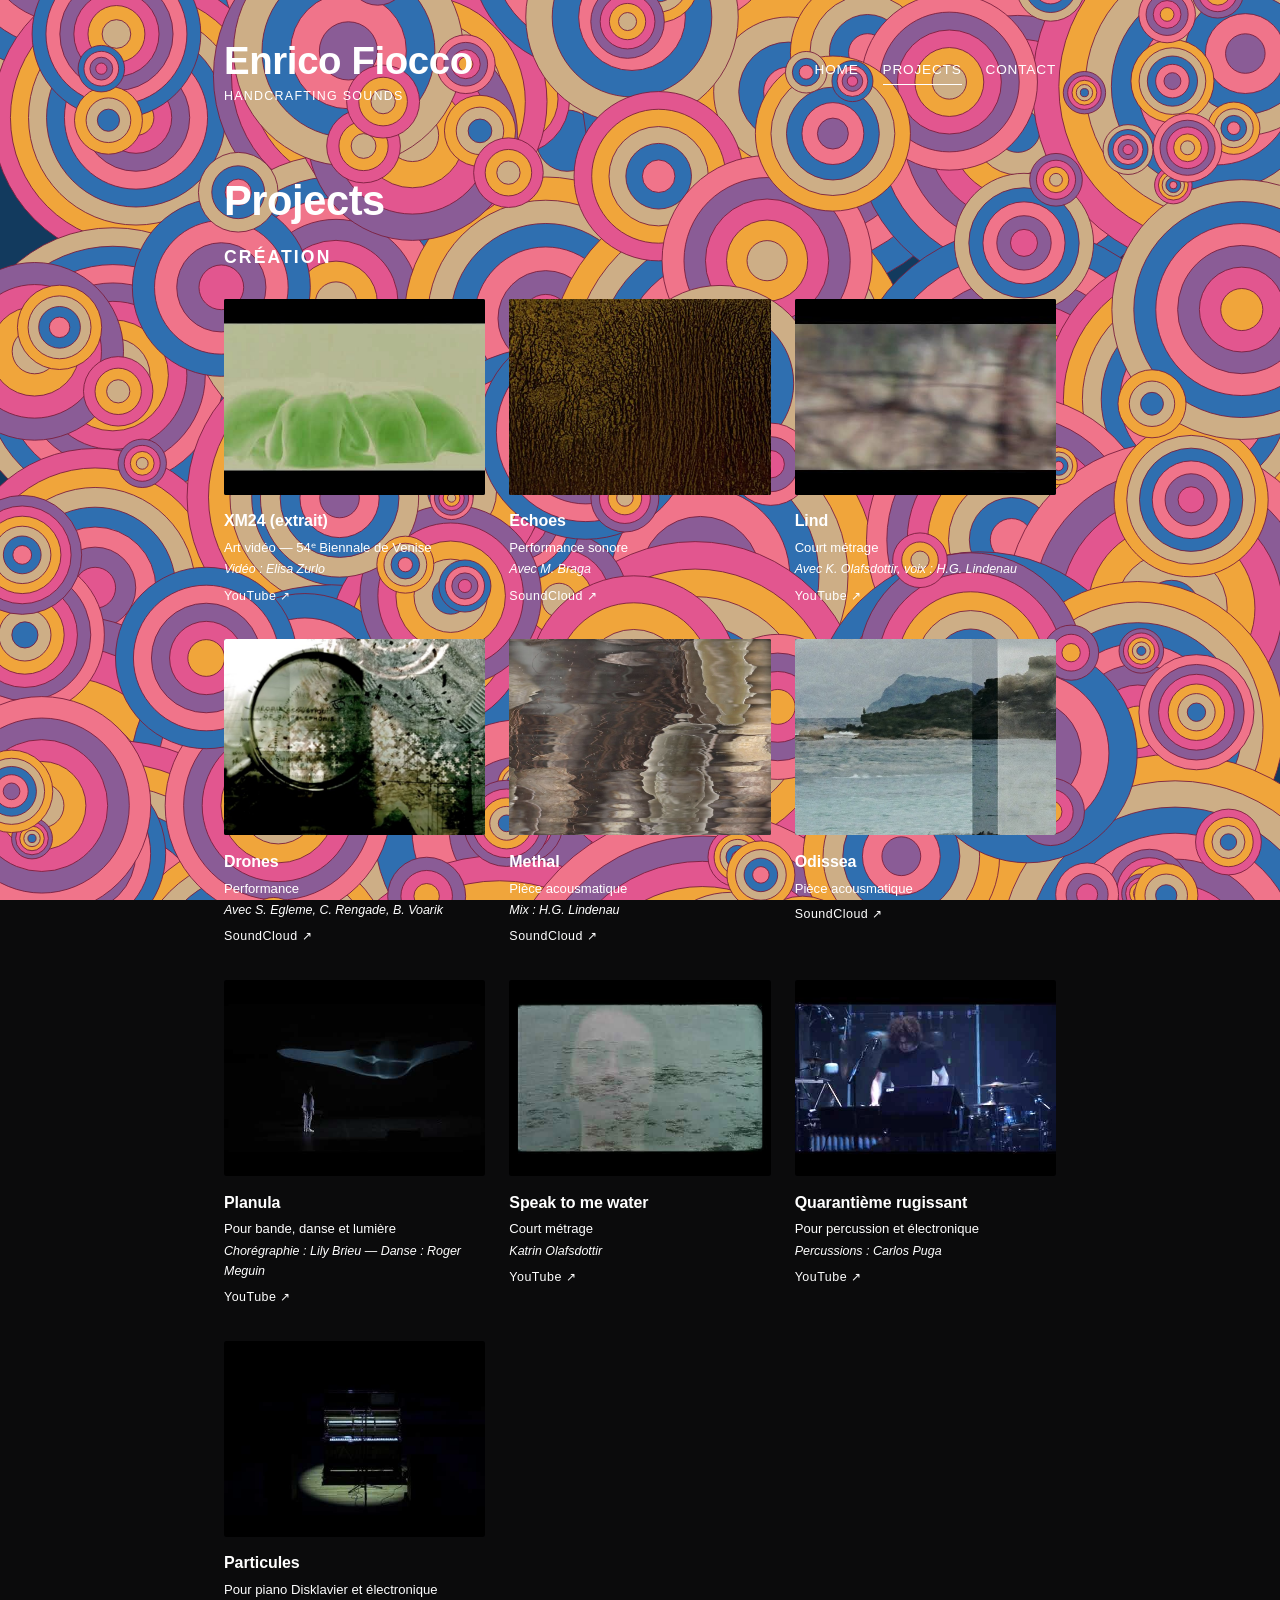
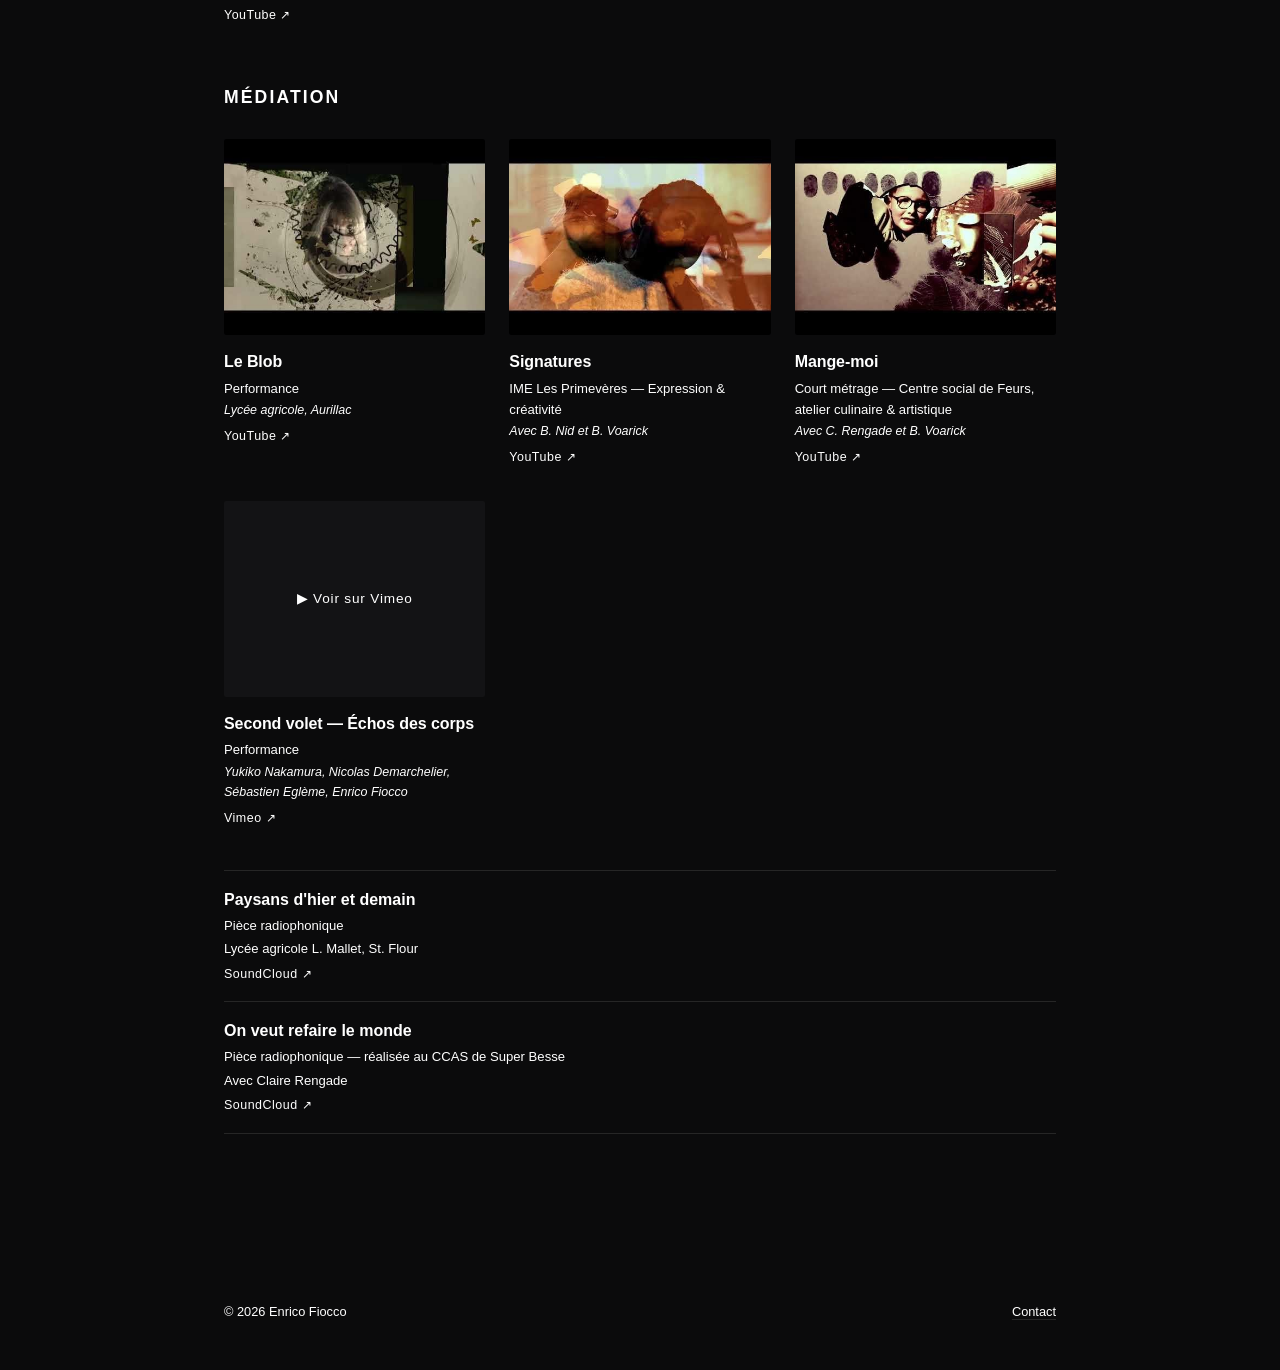
<file: projects.html>
<!doctype html>
<html lang="fr">
<head>
<meta charset="utf-8">
<meta name="viewport" content="width=device-width, initial-scale=1.0">
<title>Projects — Enrico Fiocco</title>
<meta name="description" content="Créations et projets de médiation d'Enrico Fiocco : musique acousmatique, performances, courts métrages, installations.">
<link rel="stylesheet" href="assets/style.css">
</head>
<body>

<svg class="bg-optical" aria-hidden="true" focusable="false" viewBox="0 0 1440 1440" preserveAspectRatio="xMidYMid slice">
  <rect width="1440" height="1440" fill="#123a5e"/>
  <circle cx="72" cy="147" r="199.0" fill="#f0a53b" stroke="#7a1f3d" stroke-width="1">
    <animate attributeName="r" values="199.0;230.8;199.0" dur="2.59s" calcMode="spline" keySplines="0.45 0 0.55 1;0.45 0 0.55 1" keyTimes="0;0.5;1" repeatCount="indefinite"/>
  </circle>
  <circle cx="72" cy="147" r="170.6" fill="#cdae86" stroke="#7a1f3d" stroke-width="1">
    <animate attributeName="r" values="170.6;197.9;170.6" dur="2.6199999999999997s" calcMode="spline" keySplines="0.45 0 0.55 1;0.45 0 0.55 1" keyTimes="0;0.5;1" repeatCount="indefinite"/>
  </circle>
  <circle cx="72" cy="147" r="142.1" fill="#2f6fb0" stroke="#7a1f3d" stroke-width="1">
    <animate attributeName="r" values="142.1;164.8;142.1" dur="2.65s" calcMode="spline" keySplines="0.45 0 0.55 1;0.45 0 0.55 1" keyTimes="0;0.5;1" repeatCount="indefinite"/>
  </circle>
  <circle cx="72" cy="147" r="113.7" fill="#f0748a" stroke="#7a1f3d" stroke-width="1">
    <animate attributeName="r" values="113.7;131.9;113.7" dur="2.6799999999999997s" calcMode="spline" keySplines="0.45 0 0.55 1;0.45 0 0.55 1" keyTimes="0;0.5;1" repeatCount="indefinite"/>
  </circle>
  <circle cx="72" cy="147" r="85.3" fill="#8a5c96" stroke="#7a1f3d" stroke-width="1">
    <animate attributeName="r" values="85.3;98.9;85.3" dur="2.71s" calcMode="spline" keySplines="0.45 0 0.55 1;0.45 0 0.55 1" keyTimes="0;0.5;1" repeatCount="indefinite"/>
  </circle>
  <circle cx="72" cy="147" r="56.9" fill="#e2568f" stroke="#7a1f3d" stroke-width="1">
    <animate attributeName="r" values="56.9;66.0;56.9" dur="2.7399999999999998s" calcMode="spline" keySplines="0.45 0 0.55 1;0.45 0 0.55 1" keyTimes="0;0.5;1" repeatCount="indefinite"/>
  </circle>
  <circle cx="72" cy="147" r="28.4" fill="#f0a53b" stroke="#7a1f3d" stroke-width="1">
    <animate attributeName="r" values="28.4;32.9;28.4" dur="2.77s" calcMode="spline" keySplines="0.45 0 0.55 1;0.45 0 0.55 1" keyTimes="0;0.5;1" repeatCount="indefinite"/>
  </circle>
  <circle cx="356" cy="187" r="163.0" fill="#f0a53b" stroke="#7a1f3d" stroke-width="1">
    <animate attributeName="r" values="163.0;189.1;163.0" dur="2.35s" calcMode="spline" keySplines="0.45 0 0.55 1;0.45 0 0.55 1" keyTimes="0;0.5;1" repeatCount="indefinite"/>
  </circle>
  <circle cx="356" cy="187" r="142.6" fill="#cdae86" stroke="#7a1f3d" stroke-width="1">
    <animate attributeName="r" values="142.6;165.4;142.6" dur="2.38s" calcMode="spline" keySplines="0.45 0 0.55 1;0.45 0 0.55 1" keyTimes="0;0.5;1" repeatCount="indefinite"/>
  </circle>
  <circle cx="356" cy="187" r="122.2" fill="#2f6fb0" stroke="#7a1f3d" stroke-width="1">
    <animate attributeName="r" values="122.2;141.8;122.2" dur="2.41s" calcMode="spline" keySplines="0.45 0 0.55 1;0.45 0 0.55 1" keyTimes="0;0.5;1" repeatCount="indefinite"/>
  </circle>
  <circle cx="356" cy="187" r="101.9" fill="#f0748a" stroke="#7a1f3d" stroke-width="1">
    <animate attributeName="r" values="101.9;118.2;101.9" dur="2.44s" calcMode="spline" keySplines="0.45 0 0.55 1;0.45 0 0.55 1" keyTimes="0;0.5;1" repeatCount="indefinite"/>
  </circle>
  <circle cx="356" cy="187" r="81.5" fill="#8a5c96" stroke="#7a1f3d" stroke-width="1">
    <animate attributeName="r" values="81.5;94.5;81.5" dur="2.47s" calcMode="spline" keySplines="0.45 0 0.55 1;0.45 0 0.55 1" keyTimes="0;0.5;1" repeatCount="indefinite"/>
  </circle>
  <circle cx="356" cy="187" r="61.1" fill="#e2568f" stroke="#7a1f3d" stroke-width="1">
    <animate attributeName="r" values="61.1;70.9;61.1" dur="2.5s" calcMode="spline" keySplines="0.45 0 0.55 1;0.45 0 0.55 1" keyTimes="0;0.5;1" repeatCount="indefinite"/>
  </circle>
  <circle cx="356" cy="187" r="40.8" fill="#f0a53b" stroke="#7a1f3d" stroke-width="1">
    <animate attributeName="r" values="40.8;47.3;40.8" dur="2.5300000000000002s" calcMode="spline" keySplines="0.45 0 0.55 1;0.45 0 0.55 1" keyTimes="0;0.5;1" repeatCount="indefinite"/>
  </circle>
  <circle cx="356" cy="187" r="20.4" fill="#cdae86" stroke="#7a1f3d" stroke-width="1">
    <animate attributeName="r" values="20.4;23.7;20.4" dur="2.56s" calcMode="spline" keySplines="0.45 0 0.55 1;0.45 0 0.55 1" keyTimes="0;0.5;1" repeatCount="indefinite"/>
  </circle>
  <circle cx="530" cy="182" r="183.0" fill="#f0a53b" stroke="#7a1f3d" stroke-width="1">
    <animate attributeName="r" values="183.0;212.3;183.0" dur="2.51s" calcMode="spline" keySplines="0.45 0 0.55 1;0.45 0 0.55 1" keyTimes="0;0.5;1" repeatCount="indefinite"/>
  </circle>
  <circle cx="530" cy="182" r="152.5" fill="#cdae86" stroke="#7a1f3d" stroke-width="1">
    <animate attributeName="r" values="152.5;176.9;152.5" dur="2.5399999999999996s" calcMode="spline" keySplines="0.45 0 0.55 1;0.45 0 0.55 1" keyTimes="0;0.5;1" repeatCount="indefinite"/>
  </circle>
  <circle cx="530" cy="182" r="122.0" fill="#2f6fb0" stroke="#7a1f3d" stroke-width="1">
    <animate attributeName="r" values="122.0;141.5;122.0" dur="2.57s" calcMode="spline" keySplines="0.45 0 0.55 1;0.45 0 0.55 1" keyTimes="0;0.5;1" repeatCount="indefinite"/>
  </circle>
  <circle cx="530" cy="182" r="91.5" fill="#f0748a" stroke="#7a1f3d" stroke-width="1">
    <animate attributeName="r" values="91.5;106.1;91.5" dur="2.5999999999999996s" calcMode="spline" keySplines="0.45 0 0.55 1;0.45 0 0.55 1" keyTimes="0;0.5;1" repeatCount="indefinite"/>
  </circle>
  <circle cx="530" cy="182" r="61.0" fill="#8a5c96" stroke="#7a1f3d" stroke-width="1">
    <animate attributeName="r" values="61.0;70.8;61.0" dur="2.63s" calcMode="spline" keySplines="0.45 0 0.55 1;0.45 0 0.55 1" keyTimes="0;0.5;1" repeatCount="indefinite"/>
  </circle>
  <circle cx="530" cy="182" r="30.5" fill="#e2568f" stroke="#7a1f3d" stroke-width="1">
    <animate attributeName="r" values="30.5;35.4;30.5" dur="2.6599999999999997s" calcMode="spline" keySplines="0.45 0 0.55 1;0.45 0 0.55 1" keyTimes="0;0.5;1" repeatCount="indefinite"/>
  </circle>
  <circle cx="868" cy="111" r="228.0" fill="#f0748a" stroke="#7a1f3d" stroke-width="1">
    <animate attributeName="r" values="228.0;264.5;228.0" dur="1.93s" calcMode="spline" keySplines="0.45 0 0.55 1;0.45 0 0.55 1" keyTimes="0;0.5;1" repeatCount="indefinite"/>
  </circle>
  <circle cx="868" cy="111" r="195.4" fill="#8a5c96" stroke="#7a1f3d" stroke-width="1">
    <animate attributeName="r" values="195.4;226.7;195.4" dur="1.96s" calcMode="spline" keySplines="0.45 0 0.55 1;0.45 0 0.55 1" keyTimes="0;0.5;1" repeatCount="indefinite"/>
  </circle>
  <circle cx="868" cy="111" r="162.9" fill="#e2568f" stroke="#7a1f3d" stroke-width="1">
    <animate attributeName="r" values="162.9;189.0;162.9" dur="1.99s" calcMode="spline" keySplines="0.45 0 0.55 1;0.45 0 0.55 1" keyTimes="0;0.5;1" repeatCount="indefinite"/>
  </circle>
  <circle cx="868" cy="111" r="130.3" fill="#f0a53b" stroke="#7a1f3d" stroke-width="1">
    <animate attributeName="r" values="130.3;151.1;130.3" dur="2.02s" calcMode="spline" keySplines="0.45 0 0.55 1;0.45 0 0.55 1" keyTimes="0;0.5;1" repeatCount="indefinite"/>
  </circle>
  <circle cx="868" cy="111" r="97.7" fill="#cdae86" stroke="#7a1f3d" stroke-width="1">
    <animate attributeName="r" values="97.7;113.3;97.7" dur="2.05s" calcMode="spline" keySplines="0.45 0 0.55 1;0.45 0 0.55 1" keyTimes="0;0.5;1" repeatCount="indefinite"/>
  </circle>
  <circle cx="868" cy="111" r="65.1" fill="#2f6fb0" stroke="#7a1f3d" stroke-width="1">
    <animate attributeName="r" values="65.1;75.5;65.1" dur="2.08s" calcMode="spline" keySplines="0.45 0 0.55 1;0.45 0 0.55 1" keyTimes="0;0.5;1" repeatCount="indefinite"/>
  </circle>
  <circle cx="868" cy="111" r="32.6" fill="#f0748a" stroke="#7a1f3d" stroke-width="1">
    <animate attributeName="r" values="32.6;37.8;32.6" dur="2.11s" calcMode="spline" keySplines="0.45 0 0.55 1;0.45 0 0.55 1" keyTimes="0;0.5;1" repeatCount="indefinite"/>
  </circle>
  <circle cx="1146" cy="126" r="204.0" fill="#cdae86" stroke="#7a1f3d" stroke-width="1">
    <animate attributeName="r" values="204.0;236.6;204.0" dur="1.43s" calcMode="spline" keySplines="0.45 0 0.55 1;0.45 0 0.55 1" keyTimes="0;0.5;1" repeatCount="indefinite"/>
  </circle>
  <circle cx="1146" cy="126" r="178.5" fill="#2f6fb0" stroke="#7a1f3d" stroke-width="1">
    <animate attributeName="r" values="178.5;207.1;178.5" dur="1.46s" calcMode="spline" keySplines="0.45 0 0.55 1;0.45 0 0.55 1" keyTimes="0;0.5;1" repeatCount="indefinite"/>
  </circle>
  <circle cx="1146" cy="126" r="153.0" fill="#f0748a" stroke="#7a1f3d" stroke-width="1">
    <animate attributeName="r" values="153.0;177.5;153.0" dur="1.49s" calcMode="spline" keySplines="0.45 0 0.55 1;0.45 0 0.55 1" keyTimes="0;0.5;1" repeatCount="indefinite"/>
  </circle>
  <circle cx="1146" cy="126" r="127.5" fill="#8a5c96" stroke="#7a1f3d" stroke-width="1">
    <animate attributeName="r" values="127.5;147.9;127.5" dur="1.52s" calcMode="spline" keySplines="0.45 0 0.55 1;0.45 0 0.55 1" keyTimes="0;0.5;1" repeatCount="indefinite"/>
  </circle>
  <circle cx="1146" cy="126" r="102.0" fill="#e2568f" stroke="#7a1f3d" stroke-width="1">
    <animate attributeName="r" values="102.0;118.3;102.0" dur="1.5499999999999998s" calcMode="spline" keySplines="0.45 0 0.55 1;0.45 0 0.55 1" keyTimes="0;0.5;1" repeatCount="indefinite"/>
  </circle>
  <circle cx="1146" cy="126" r="76.5" fill="#f0a53b" stroke="#7a1f3d" stroke-width="1">
    <animate attributeName="r" values="76.5;88.7;76.5" dur="1.5799999999999998s" calcMode="spline" keySplines="0.45 0 0.55 1;0.45 0 0.55 1" keyTimes="0;0.5;1" repeatCount="indefinite"/>
  </circle>
  <circle cx="1146" cy="126" r="51.0" fill="#cdae86" stroke="#7a1f3d" stroke-width="1">
    <animate attributeName="r" values="51.0;59.2;51.0" dur="1.6099999999999999s" calcMode="spline" keySplines="0.45 0 0.55 1;0.45 0 0.55 1" keyTimes="0;0.5;1" repeatCount="indefinite"/>
  </circle>
  <circle cx="1146" cy="126" r="25.5" fill="#2f6fb0" stroke="#7a1f3d" stroke-width="1">
    <animate attributeName="r" values="25.5;29.6;25.5" dur="1.64s" calcMode="spline" keySplines="0.45 0 0.55 1;0.45 0 0.55 1" keyTimes="0;0.5;1" repeatCount="indefinite"/>
  </circle>
  <circle cx="1355" cy="61" r="213.0" fill="#2f6fb0" stroke="#7a1f3d" stroke-width="1">
    <animate attributeName="r" values="213.0;247.1;213.0" dur="1.59s" calcMode="spline" keySplines="0.45 0 0.55 1;0.45 0 0.55 1" keyTimes="0;0.5;1" repeatCount="indefinite"/>
  </circle>
  <circle cx="1355" cy="61" r="177.5" fill="#f0748a" stroke="#7a1f3d" stroke-width="1">
    <animate attributeName="r" values="177.5;205.9;177.5" dur="1.62s" calcMode="spline" keySplines="0.45 0 0.55 1;0.45 0 0.55 1" keyTimes="0;0.5;1" repeatCount="indefinite"/>
  </circle>
  <circle cx="1355" cy="61" r="142.0" fill="#8a5c96" stroke="#7a1f3d" stroke-width="1">
    <animate attributeName="r" values="142.0;164.7;142.0" dur="1.6500000000000001s" calcMode="spline" keySplines="0.45 0 0.55 1;0.45 0 0.55 1" keyTimes="0;0.5;1" repeatCount="indefinite"/>
  </circle>
  <circle cx="1355" cy="61" r="106.5" fill="#e2568f" stroke="#7a1f3d" stroke-width="1">
    <animate attributeName="r" values="106.5;123.5;106.5" dur="1.6800000000000002s" calcMode="spline" keySplines="0.45 0 0.55 1;0.45 0 0.55 1" keyTimes="0;0.5;1" repeatCount="indefinite"/>
  </circle>
  <circle cx="1355" cy="61" r="71.0" fill="#f0a53b" stroke="#7a1f3d" stroke-width="1">
    <animate attributeName="r" values="71.0;82.4;71.0" dur="1.71s" calcMode="spline" keySplines="0.45 0 0.55 1;0.45 0 0.55 1" keyTimes="0;0.5;1" repeatCount="indefinite"/>
  </circle>
  <circle cx="1355" cy="61" r="35.5" fill="#cdae86" stroke="#7a1f3d" stroke-width="1">
    <animate attributeName="r" values="35.5;41.2;35.5" dur="1.74s" calcMode="spline" keySplines="0.45 0 0.55 1;0.45 0 0.55 1" keyTimes="0;0.5;1" repeatCount="indefinite"/>
  </circle>
  <circle cx="153" cy="346" r="161.0" fill="#e2568f" stroke="#7a1f3d" stroke-width="1">
    <animate attributeName="r" values="161.0;186.8;161.0" dur="1.96s" calcMode="spline" keySplines="0.45 0 0.55 1;0.45 0 0.55 1" keyTimes="0;0.5;1" repeatCount="indefinite"/>
  </circle>
  <circle cx="153" cy="346" r="140.9" fill="#f0a53b" stroke="#7a1f3d" stroke-width="1">
    <animate attributeName="r" values="140.9;163.4;140.9" dur="1.99s" calcMode="spline" keySplines="0.45 0 0.55 1;0.45 0 0.55 1" keyTimes="0;0.5;1" repeatCount="indefinite"/>
  </circle>
  <circle cx="153" cy="346" r="120.8" fill="#cdae86" stroke="#7a1f3d" stroke-width="1">
    <animate attributeName="r" values="120.8;140.1;120.8" dur="2.02s" calcMode="spline" keySplines="0.45 0 0.55 1;0.45 0 0.55 1" keyTimes="0;0.5;1" repeatCount="indefinite"/>
  </circle>
  <circle cx="153" cy="346" r="100.6" fill="#2f6fb0" stroke="#7a1f3d" stroke-width="1">
    <animate attributeName="r" values="100.6;116.7;100.6" dur="2.05s" calcMode="spline" keySplines="0.45 0 0.55 1;0.45 0 0.55 1" keyTimes="0;0.5;1" repeatCount="indefinite"/>
  </circle>
  <circle cx="153" cy="346" r="80.5" fill="#f0748a" stroke="#7a1f3d" stroke-width="1">
    <animate attributeName="r" values="80.5;93.4;80.5" dur="2.08s" calcMode="spline" keySplines="0.45 0 0.55 1;0.45 0 0.55 1" keyTimes="0;0.5;1" repeatCount="indefinite"/>
  </circle>
  <circle cx="153" cy="346" r="60.4" fill="#8a5c96" stroke="#7a1f3d" stroke-width="1">
    <animate attributeName="r" values="60.4;70.1;60.4" dur="2.11s" calcMode="spline" keySplines="0.45 0 0.55 1;0.45 0 0.55 1" keyTimes="0;0.5;1" repeatCount="indefinite"/>
  </circle>
  <circle cx="153" cy="346" r="40.2" fill="#e2568f" stroke="#7a1f3d" stroke-width="1">
    <animate attributeName="r" values="40.2;46.6;40.2" dur="2.14s" calcMode="spline" keySplines="0.45 0 0.55 1;0.45 0 0.55 1" keyTimes="0;0.5;1" repeatCount="indefinite"/>
  </circle>
  <circle cx="153" cy="346" r="20.1" fill="#f0a53b" stroke="#7a1f3d" stroke-width="1">
    <animate attributeName="r" values="20.1;23.3;20.1" dur="2.17s" calcMode="spline" keySplines="0.45 0 0.55 1;0.45 0 0.55 1" keyTimes="0;0.5;1" repeatCount="indefinite"/>
  </circle>
  <circle cx="406" cy="299" r="164.0" fill="#8a5c96" stroke="#7a1f3d" stroke-width="1">
    <animate attributeName="r" values="164.0;190.2;164.0" dur="2.31s" calcMode="spline" keySplines="0.45 0 0.55 1;0.45 0 0.55 1" keyTimes="0;0.5;1" repeatCount="indefinite"/>
  </circle>
  <circle cx="406" cy="299" r="143.5" fill="#e2568f" stroke="#7a1f3d" stroke-width="1">
    <animate attributeName="r" values="143.5;166.5;143.5" dur="2.34s" calcMode="spline" keySplines="0.45 0 0.55 1;0.45 0 0.55 1" keyTimes="0;0.5;1" repeatCount="indefinite"/>
  </circle>
  <circle cx="406" cy="299" r="123.0" fill="#f0a53b" stroke="#7a1f3d" stroke-width="1">
    <animate attributeName="r" values="123.0;142.7;123.0" dur="2.37s" calcMode="spline" keySplines="0.45 0 0.55 1;0.45 0 0.55 1" keyTimes="0;0.5;1" repeatCount="indefinite"/>
  </circle>
  <circle cx="406" cy="299" r="102.5" fill="#cdae86" stroke="#7a1f3d" stroke-width="1">
    <animate attributeName="r" values="102.5;118.9;102.5" dur="2.4s" calcMode="spline" keySplines="0.45 0 0.55 1;0.45 0 0.55 1" keyTimes="0;0.5;1" repeatCount="indefinite"/>
  </circle>
  <circle cx="406" cy="299" r="82.0" fill="#2f6fb0" stroke="#7a1f3d" stroke-width="1">
    <animate attributeName="r" values="82.0;95.1;82.0" dur="2.43s" calcMode="spline" keySplines="0.45 0 0.55 1;0.45 0 0.55 1" keyTimes="0;0.5;1" repeatCount="indefinite"/>
  </circle>
  <circle cx="406" cy="299" r="61.5" fill="#f0748a" stroke="#7a1f3d" stroke-width="1">
    <animate attributeName="r" values="61.5;71.3;61.5" dur="2.46s" calcMode="spline" keySplines="0.45 0 0.55 1;0.45 0 0.55 1" keyTimes="0;0.5;1" repeatCount="indefinite"/>
  </circle>
  <circle cx="406" cy="299" r="41.0" fill="#8a5c96" stroke="#7a1f3d" stroke-width="1">
    <animate attributeName="r" values="41.0;47.6;41.0" dur="2.49s" calcMode="spline" keySplines="0.45 0 0.55 1;0.45 0 0.55 1" keyTimes="0;0.5;1" repeatCount="indefinite"/>
  </circle>
  <circle cx="406" cy="299" r="20.5" fill="#e2568f" stroke="#7a1f3d" stroke-width="1">
    <animate attributeName="r" values="20.5;23.8;20.5" dur="2.52s" calcMode="spline" keySplines="0.45 0 0.55 1;0.45 0 0.55 1" keyTimes="0;0.5;1" repeatCount="indefinite"/>
  </circle>
  <circle cx="638" cy="372" r="207.0" fill="#f0748a" stroke="#7a1f3d" stroke-width="1">
    <animate attributeName="r" values="207.0;240.1;207.0" dur="1.97s" calcMode="spline" keySplines="0.45 0 0.55 1;0.45 0 0.55 1" keyTimes="0;0.5;1" repeatCount="indefinite"/>
  </circle>
  <circle cx="638" cy="372" r="172.5" fill="#8a5c96" stroke="#7a1f3d" stroke-width="1">
    <animate attributeName="r" values="172.5;200.1;172.5" dur="2.0s" calcMode="spline" keySplines="0.45 0 0.55 1;0.45 0 0.55 1" keyTimes="0;0.5;1" repeatCount="indefinite"/>
  </circle>
  <circle cx="638" cy="372" r="138.0" fill="#e2568f" stroke="#7a1f3d" stroke-width="1">
    <animate attributeName="r" values="138.0;160.1;138.0" dur="2.03s" calcMode="spline" keySplines="0.45 0 0.55 1;0.45 0 0.55 1" keyTimes="0;0.5;1" repeatCount="indefinite"/>
  </circle>
  <circle cx="638" cy="372" r="103.5" fill="#f0a53b" stroke="#7a1f3d" stroke-width="1">
    <animate attributeName="r" values="103.5;120.1;103.5" dur="2.06s" calcMode="spline" keySplines="0.45 0 0.55 1;0.45 0 0.55 1" keyTimes="0;0.5;1" repeatCount="indefinite"/>
  </circle>
  <circle cx="638" cy="372" r="69.0" fill="#cdae86" stroke="#7a1f3d" stroke-width="1">
    <animate attributeName="r" values="69.0;80.0;69.0" dur="2.09s" calcMode="spline" keySplines="0.45 0 0.55 1;0.45 0 0.55 1" keyTimes="0;0.5;1" repeatCount="indefinite"/>
  </circle>
  <circle cx="638" cy="372" r="34.5" fill="#2f6fb0" stroke="#7a1f3d" stroke-width="1">
    <animate attributeName="r" values="34.5;40.0;34.5" dur="2.12s" calcMode="spline" keySplines="0.45 0 0.55 1;0.45 0 0.55 1" keyTimes="0;0.5;1" repeatCount="indefinite"/>
  </circle>
  <circle cx="887" cy="317" r="222.0" fill="#2f6fb0" stroke="#7a1f3d" stroke-width="1">
    <animate attributeName="r" values="222.0;257.5;222.0" dur="1.75s" calcMode="spline" keySplines="0.45 0 0.55 1;0.45 0 0.55 1" keyTimes="0;0.5;1" repeatCount="indefinite"/>
  </circle>
  <circle cx="887" cy="317" r="194.2" fill="#f0748a" stroke="#7a1f3d" stroke-width="1">
    <animate attributeName="r" values="194.2;225.3;194.2" dur="1.78s" calcMode="spline" keySplines="0.45 0 0.55 1;0.45 0 0.55 1" keyTimes="0;0.5;1" repeatCount="indefinite"/>
  </circle>
  <circle cx="887" cy="317" r="166.5" fill="#8a5c96" stroke="#7a1f3d" stroke-width="1">
    <animate attributeName="r" values="166.5;193.1;166.5" dur="1.81s" calcMode="spline" keySplines="0.45 0 0.55 1;0.45 0 0.55 1" keyTimes="0;0.5;1" repeatCount="indefinite"/>
  </circle>
  <circle cx="887" cy="317" r="138.8" fill="#e2568f" stroke="#7a1f3d" stroke-width="1">
    <animate attributeName="r" values="138.8;161.0;138.8" dur="1.84s" calcMode="spline" keySplines="0.45 0 0.55 1;0.45 0 0.55 1" keyTimes="0;0.5;1" repeatCount="indefinite"/>
  </circle>
  <circle cx="887" cy="317" r="111.0" fill="#f0a53b" stroke="#7a1f3d" stroke-width="1">
    <animate attributeName="r" values="111.0;128.8;111.0" dur="1.87s" calcMode="spline" keySplines="0.45 0 0.55 1;0.45 0 0.55 1" keyTimes="0;0.5;1" repeatCount="indefinite"/>
  </circle>
  <circle cx="887" cy="317" r="83.2" fill="#cdae86" stroke="#7a1f3d" stroke-width="1">
    <animate attributeName="r" values="83.2;96.5;83.2" dur="1.9s" calcMode="spline" keySplines="0.45 0 0.55 1;0.45 0 0.55 1" keyTimes="0;0.5;1" repeatCount="indefinite"/>
  </circle>
  <circle cx="887" cy="317" r="55.5" fill="#2f6fb0" stroke="#7a1f3d" stroke-width="1">
    <animate attributeName="r" values="55.5;64.4;55.5" dur="1.93s" calcMode="spline" keySplines="0.45 0 0.55 1;0.45 0 0.55 1" keyTimes="0;0.5;1" repeatCount="indefinite"/>
  </circle>
  <circle cx="887" cy="317" r="27.8" fill="#f0748a" stroke="#7a1f3d" stroke-width="1">
    <animate attributeName="r" values="27.8;32.2;27.8" dur="1.96s" calcMode="spline" keySplines="0.45 0 0.55 1;0.45 0 0.55 1" keyTimes="0;0.5;1" repeatCount="indefinite"/>
  </circle>
  <circle cx="1145" cy="360" r="174.0" fill="#2f6fb0" stroke="#7a1f3d" stroke-width="1">
    <animate attributeName="r" values="174.0;201.8;174.0" dur="1.72s" calcMode="spline" keySplines="0.45 0 0.55 1;0.45 0 0.55 1" keyTimes="0;0.5;1" repeatCount="indefinite"/>
  </circle>
  <circle cx="1145" cy="360" r="149.1" fill="#f0748a" stroke="#7a1f3d" stroke-width="1">
    <animate attributeName="r" values="149.1;173.0;149.1" dur="1.75s" calcMode="spline" keySplines="0.45 0 0.55 1;0.45 0 0.55 1" keyTimes="0;0.5;1" repeatCount="indefinite"/>
  </circle>
  <circle cx="1145" cy="360" r="124.3" fill="#8a5c96" stroke="#7a1f3d" stroke-width="1">
    <animate attributeName="r" values="124.3;144.2;124.3" dur="1.78s" calcMode="spline" keySplines="0.45 0 0.55 1;0.45 0 0.55 1" keyTimes="0;0.5;1" repeatCount="indefinite"/>
  </circle>
  <circle cx="1145" cy="360" r="99.4" fill="#e2568f" stroke="#7a1f3d" stroke-width="1">
    <animate attributeName="r" values="99.4;115.3;99.4" dur="1.81s" calcMode="spline" keySplines="0.45 0 0.55 1;0.45 0 0.55 1" keyTimes="0;0.5;1" repeatCount="indefinite"/>
  </circle>
  <circle cx="1145" cy="360" r="74.6" fill="#f0a53b" stroke="#7a1f3d" stroke-width="1">
    <animate attributeName="r" values="74.6;86.5;74.6" dur="1.8399999999999999s" calcMode="spline" keySplines="0.45 0 0.55 1;0.45 0 0.55 1" keyTimes="0;0.5;1" repeatCount="indefinite"/>
  </circle>
  <circle cx="1145" cy="360" r="49.7" fill="#cdae86" stroke="#7a1f3d" stroke-width="1">
    <animate attributeName="r" values="49.7;57.7;49.7" dur="1.8699999999999999s" calcMode="spline" keySplines="0.45 0 0.55 1;0.45 0 0.55 1" keyTimes="0;0.5;1" repeatCount="indefinite"/>
  </circle>
  <circle cx="1145" cy="360" r="24.9" fill="#2f6fb0" stroke="#7a1f3d" stroke-width="1">
    <animate attributeName="r" values="24.9;28.9;24.9" dur="1.9s" calcMode="spline" keySplines="0.45 0 0.55 1;0.45 0 0.55 1" keyTimes="0;0.5;1" repeatCount="indefinite"/>
  </circle>
  <circle cx="1368" cy="311" r="206.0" fill="#e2568f" stroke="#7a1f3d" stroke-width="1">
    <animate attributeName="r" values="206.0;239.0;206.0" dur="1.99s" calcMode="spline" keySplines="0.45 0 0.55 1;0.45 0 0.55 1" keyTimes="0;0.5;1" repeatCount="indefinite"/>
  </circle>
  <circle cx="1368" cy="311" r="176.6" fill="#f0a53b" stroke="#7a1f3d" stroke-width="1">
    <animate attributeName="r" values="176.6;204.9;176.6" dur="2.02s" calcMode="spline" keySplines="0.45 0 0.55 1;0.45 0 0.55 1" keyTimes="0;0.5;1" repeatCount="indefinite"/>
  </circle>
  <circle cx="1368" cy="311" r="147.1" fill="#cdae86" stroke="#7a1f3d" stroke-width="1">
    <animate attributeName="r" values="147.1;170.6;147.1" dur="2.05s" calcMode="spline" keySplines="0.45 0 0.55 1;0.45 0 0.55 1" keyTimes="0;0.5;1" repeatCount="indefinite"/>
  </circle>
  <circle cx="1368" cy="311" r="117.7" fill="#2f6fb0" stroke="#7a1f3d" stroke-width="1">
    <animate attributeName="r" values="117.7;136.5;117.7" dur="2.08s" calcMode="spline" keySplines="0.45 0 0.55 1;0.45 0 0.55 1" keyTimes="0;0.5;1" repeatCount="indefinite"/>
  </circle>
  <circle cx="1368" cy="311" r="88.3" fill="#f0748a" stroke="#7a1f3d" stroke-width="1">
    <animate attributeName="r" values="88.3;102.4;88.3" dur="2.11s" calcMode="spline" keySplines="0.45 0 0.55 1;0.45 0 0.55 1" keyTimes="0;0.5;1" repeatCount="indefinite"/>
  </circle>
  <circle cx="1368" cy="311" r="58.9" fill="#8a5c96" stroke="#7a1f3d" stroke-width="1">
    <animate attributeName="r" values="58.9;68.3;58.9" dur="2.14s" calcMode="spline" keySplines="0.45 0 0.55 1;0.45 0 0.55 1" keyTimes="0;0.5;1" repeatCount="indefinite"/>
  </circle>
  <circle cx="1368" cy="311" r="29.4" fill="#e2568f" stroke="#7a1f3d" stroke-width="1">
    <animate attributeName="r" values="29.4;34.1;29.4" dur="2.17s" calcMode="spline" keySplines="0.45 0 0.55 1;0.45 0 0.55 1" keyTimes="0;0.5;1" repeatCount="indefinite"/>
  </circle>
  <circle cx="127" cy="636" r="166.0" fill="#cdae86" stroke="#7a1f3d" stroke-width="1">
    <animate attributeName="r" values="166.0;192.6;166.0" dur="2.07s" calcMode="spline" keySplines="0.45 0 0.55 1;0.45 0 0.55 1" keyTimes="0;0.5;1" repeatCount="indefinite"/>
  </circle>
  <circle cx="127" cy="636" r="145.2" fill="#2f6fb0" stroke="#7a1f3d" stroke-width="1">
    <animate attributeName="r" values="145.2;168.4;145.2" dur="2.0999999999999996s" calcMode="spline" keySplines="0.45 0 0.55 1;0.45 0 0.55 1" keyTimes="0;0.5;1" repeatCount="indefinite"/>
  </circle>
  <circle cx="127" cy="636" r="124.5" fill="#f0748a" stroke="#7a1f3d" stroke-width="1">
    <animate attributeName="r" values="124.5;144.4;124.5" dur="2.13s" calcMode="spline" keySplines="0.45 0 0.55 1;0.45 0 0.55 1" keyTimes="0;0.5;1" repeatCount="indefinite"/>
  </circle>
  <circle cx="127" cy="636" r="103.8" fill="#8a5c96" stroke="#7a1f3d" stroke-width="1">
    <animate attributeName="r" values="103.8;120.4;103.8" dur="2.1599999999999997s" calcMode="spline" keySplines="0.45 0 0.55 1;0.45 0 0.55 1" keyTimes="0;0.5;1" repeatCount="indefinite"/>
  </circle>
  <circle cx="127" cy="636" r="83.0" fill="#e2568f" stroke="#7a1f3d" stroke-width="1">
    <animate attributeName="r" values="83.0;96.3;83.0" dur="2.19s" calcMode="spline" keySplines="0.45 0 0.55 1;0.45 0 0.55 1" keyTimes="0;0.5;1" repeatCount="indefinite"/>
  </circle>
  <circle cx="127" cy="636" r="62.2" fill="#f0a53b" stroke="#7a1f3d" stroke-width="1">
    <animate attributeName="r" values="62.2;72.2;62.2" dur="2.2199999999999998s" calcMode="spline" keySplines="0.45 0 0.55 1;0.45 0 0.55 1" keyTimes="0;0.5;1" repeatCount="indefinite"/>
  </circle>
  <circle cx="127" cy="636" r="41.5" fill="#cdae86" stroke="#7a1f3d" stroke-width="1">
    <animate attributeName="r" values="41.5;48.1;41.5" dur="2.25s" calcMode="spline" keySplines="0.45 0 0.55 1;0.45 0 0.55 1" keyTimes="0;0.5;1" repeatCount="indefinite"/>
  </circle>
  <circle cx="127" cy="636" r="20.8" fill="#2f6fb0" stroke="#7a1f3d" stroke-width="1">
    <animate attributeName="r" values="20.8;24.1;20.8" dur="2.28s" calcMode="spline" keySplines="0.45 0 0.55 1;0.45 0 0.55 1" keyTimes="0;0.5;1" repeatCount="indefinite"/>
  </circle>
  <circle cx="378" cy="554" r="162.0" fill="#cdae86" stroke="#7a1f3d" stroke-width="1">
    <animate attributeName="r" values="162.0;187.9;162.0" dur="1.82s" calcMode="spline" keySplines="0.45 0 0.55 1;0.45 0 0.55 1" keyTimes="0;0.5;1" repeatCount="indefinite"/>
  </circle>
  <circle cx="378" cy="554" r="138.9" fill="#2f6fb0" stroke="#7a1f3d" stroke-width="1">
    <animate attributeName="r" values="138.9;161.1;138.9" dur="1.85s" calcMode="spline" keySplines="0.45 0 0.55 1;0.45 0 0.55 1" keyTimes="0;0.5;1" repeatCount="indefinite"/>
  </circle>
  <circle cx="378" cy="554" r="115.7" fill="#f0748a" stroke="#7a1f3d" stroke-width="1">
    <animate attributeName="r" values="115.7;134.2;115.7" dur="1.8800000000000001s" calcMode="spline" keySplines="0.45 0 0.55 1;0.45 0 0.55 1" keyTimes="0;0.5;1" repeatCount="indefinite"/>
  </circle>
  <circle cx="378" cy="554" r="92.6" fill="#8a5c96" stroke="#7a1f3d" stroke-width="1">
    <animate attributeName="r" values="92.6;107.4;92.6" dur="1.9100000000000001s" calcMode="spline" keySplines="0.45 0 0.55 1;0.45 0 0.55 1" keyTimes="0;0.5;1" repeatCount="indefinite"/>
  </circle>
  <circle cx="378" cy="554" r="69.4" fill="#e2568f" stroke="#7a1f3d" stroke-width="1">
    <animate attributeName="r" values="69.4;80.5;69.4" dur="1.94s" calcMode="spline" keySplines="0.45 0 0.55 1;0.45 0 0.55 1" keyTimes="0;0.5;1" repeatCount="indefinite"/>
  </circle>
  <circle cx="378" cy="554" r="46.3" fill="#f0a53b" stroke="#7a1f3d" stroke-width="1">
    <animate attributeName="r" values="46.3;53.7;46.3" dur="1.97s" calcMode="spline" keySplines="0.45 0 0.55 1;0.45 0 0.55 1" keyTimes="0;0.5;1" repeatCount="indefinite"/>
  </circle>
  <circle cx="378" cy="554" r="23.1" fill="#cdae86" stroke="#7a1f3d" stroke-width="1">
    <animate attributeName="r" values="23.1;26.8;23.1" dur="2.0s" calcMode="spline" keySplines="0.45 0 0.55 1;0.45 0 0.55 1" keyTimes="0;0.5;1" repeatCount="indefinite"/>
  </circle>
  <circle cx="614" cy="572" r="157.0" fill="#f0a53b" stroke="#7a1f3d" stroke-width="1">
    <animate attributeName="r" values="157.0;182.1;157.0" dur="2.33s" calcMode="spline" keySplines="0.45 0 0.55 1;0.45 0 0.55 1" keyTimes="0;0.5;1" repeatCount="indefinite"/>
  </circle>
  <circle cx="614" cy="572" r="130.8" fill="#cdae86" stroke="#7a1f3d" stroke-width="1">
    <animate attributeName="r" values="130.8;151.7;130.8" dur="2.36s" calcMode="spline" keySplines="0.45 0 0.55 1;0.45 0 0.55 1" keyTimes="0;0.5;1" repeatCount="indefinite"/>
  </circle>
  <circle cx="614" cy="572" r="104.7" fill="#2f6fb0" stroke="#7a1f3d" stroke-width="1">
    <animate attributeName="r" values="104.7;121.5;104.7" dur="2.39s" calcMode="spline" keySplines="0.45 0 0.55 1;0.45 0 0.55 1" keyTimes="0;0.5;1" repeatCount="indefinite"/>
  </circle>
  <circle cx="614" cy="572" r="78.5" fill="#f0748a" stroke="#7a1f3d" stroke-width="1">
    <animate attributeName="r" values="78.5;91.1;78.5" dur="2.42s" calcMode="spline" keySplines="0.45 0 0.55 1;0.45 0 0.55 1" keyTimes="0;0.5;1" repeatCount="indefinite"/>
  </circle>
  <circle cx="614" cy="572" r="52.3" fill="#8a5c96" stroke="#7a1f3d" stroke-width="1">
    <animate attributeName="r" values="52.3;60.7;52.3" dur="2.45s" calcMode="spline" keySplines="0.45 0 0.55 1;0.45 0 0.55 1" keyTimes="0;0.5;1" repeatCount="indefinite"/>
  </circle>
  <circle cx="614" cy="572" r="26.2" fill="#e2568f" stroke="#7a1f3d" stroke-width="1">
    <animate attributeName="r" values="26.2;30.4;26.2" dur="2.48s" calcMode="spline" keySplines="0.45 0 0.55 1;0.45 0 0.55 1" keyTimes="0;0.5;1" repeatCount="indefinite"/>
  </circle>
  <circle cx="822" cy="626" r="202.0" fill="#f0a53b" stroke="#7a1f3d" stroke-width="1">
    <animate attributeName="r" values="202.0;234.3;202.0" dur="1.89s" calcMode="spline" keySplines="0.45 0 0.55 1;0.45 0 0.55 1" keyTimes="0;0.5;1" repeatCount="indefinite"/>
  </circle>
  <circle cx="822" cy="626" r="176.8" fill="#cdae86" stroke="#7a1f3d" stroke-width="1">
    <animate attributeName="r" values="176.8;205.1;176.8" dur="1.92s" calcMode="spline" keySplines="0.45 0 0.55 1;0.45 0 0.55 1" keyTimes="0;0.5;1" repeatCount="indefinite"/>
  </circle>
  <circle cx="822" cy="626" r="151.5" fill="#2f6fb0" stroke="#7a1f3d" stroke-width="1">
    <animate attributeName="r" values="151.5;175.7;151.5" dur="1.95s" calcMode="spline" keySplines="0.45 0 0.55 1;0.45 0 0.55 1" keyTimes="0;0.5;1" repeatCount="indefinite"/>
  </circle>
  <circle cx="822" cy="626" r="126.2" fill="#f0748a" stroke="#7a1f3d" stroke-width="1">
    <animate attributeName="r" values="126.2;146.4;126.2" dur="1.98s" calcMode="spline" keySplines="0.45 0 0.55 1;0.45 0 0.55 1" keyTimes="0;0.5;1" repeatCount="indefinite"/>
  </circle>
  <circle cx="822" cy="626" r="101.0" fill="#8a5c96" stroke="#7a1f3d" stroke-width="1">
    <animate attributeName="r" values="101.0;117.2;101.0" dur="2.01s" calcMode="spline" keySplines="0.45 0 0.55 1;0.45 0 0.55 1" keyTimes="0;0.5;1" repeatCount="indefinite"/>
  </circle>
  <circle cx="822" cy="626" r="75.8" fill="#e2568f" stroke="#7a1f3d" stroke-width="1">
    <animate attributeName="r" values="75.8;87.9;75.8" dur="2.04s" calcMode="spline" keySplines="0.45 0 0.55 1;0.45 0 0.55 1" keyTimes="0;0.5;1" repeatCount="indefinite"/>
  </circle>
  <circle cx="822" cy="626" r="50.5" fill="#f0a53b" stroke="#7a1f3d" stroke-width="1">
    <animate attributeName="r" values="50.5;58.6;50.5" dur="2.07s" calcMode="spline" keySplines="0.45 0 0.55 1;0.45 0 0.55 1" keyTimes="0;0.5;1" repeatCount="indefinite"/>
  </circle>
  <circle cx="822" cy="626" r="25.2" fill="#cdae86" stroke="#7a1f3d" stroke-width="1">
    <animate attributeName="r" values="25.2;29.2;25.2" dur="2.1s" calcMode="spline" keySplines="0.45 0 0.55 1;0.45 0 0.55 1" keyTimes="0;0.5;1" repeatCount="indefinite"/>
  </circle>
  <circle cx="1150" cy="666" r="196.0" fill="#2f6fb0" stroke="#7a1f3d" stroke-width="1">
    <animate attributeName="r" values="196.0;227.4;196.0" dur="2.01s" calcMode="spline" keySplines="0.45 0 0.55 1;0.45 0 0.55 1" keyTimes="0;0.5;1" repeatCount="indefinite"/>
  </circle>
  <circle cx="1150" cy="666" r="168.0" fill="#f0748a" stroke="#7a1f3d" stroke-width="1">
    <animate attributeName="r" values="168.0;194.9;168.0" dur="2.0399999999999996s" calcMode="spline" keySplines="0.45 0 0.55 1;0.45 0 0.55 1" keyTimes="0;0.5;1" repeatCount="indefinite"/>
  </circle>
  <circle cx="1150" cy="666" r="140.0" fill="#8a5c96" stroke="#7a1f3d" stroke-width="1">
    <animate attributeName="r" values="140.0;162.4;140.0" dur="2.07s" calcMode="spline" keySplines="0.45 0 0.55 1;0.45 0 0.55 1" keyTimes="0;0.5;1" repeatCount="indefinite"/>
  </circle>
  <circle cx="1150" cy="666" r="112.0" fill="#e2568f" stroke="#7a1f3d" stroke-width="1">
    <animate attributeName="r" values="112.0;129.9;112.0" dur="2.0999999999999996s" calcMode="spline" keySplines="0.45 0 0.55 1;0.45 0 0.55 1" keyTimes="0;0.5;1" repeatCount="indefinite"/>
  </circle>
  <circle cx="1150" cy="666" r="84.0" fill="#f0a53b" stroke="#7a1f3d" stroke-width="1">
    <animate attributeName="r" values="84.0;97.4;84.0" dur="2.13s" calcMode="spline" keySplines="0.45 0 0.55 1;0.45 0 0.55 1" keyTimes="0;0.5;1" repeatCount="indefinite"/>
  </circle>
  <circle cx="1150" cy="666" r="56.0" fill="#cdae86" stroke="#7a1f3d" stroke-width="1">
    <animate attributeName="r" values="56.0;65.0;56.0" dur="2.1599999999999997s" calcMode="spline" keySplines="0.45 0 0.55 1;0.45 0 0.55 1" keyTimes="0;0.5;1" repeatCount="indefinite"/>
  </circle>
  <circle cx="1150" cy="666" r="28.0" fill="#2f6fb0" stroke="#7a1f3d" stroke-width="1">
    <animate attributeName="r" values="28.0;32.5;28.0" dur="2.19s" calcMode="spline" keySplines="0.45 0 0.55 1;0.45 0 0.55 1" keyTimes="0;0.5;1" repeatCount="indefinite"/>
  </circle>
  <circle cx="1344" cy="663" r="168.0" fill="#e2568f" stroke="#7a1f3d" stroke-width="1">
    <animate attributeName="r" values="168.0;194.9;168.0" dur="1.93s" calcMode="spline" keySplines="0.45 0 0.55 1;0.45 0 0.55 1" keyTimes="0;0.5;1" repeatCount="indefinite"/>
  </circle>
  <circle cx="1344" cy="663" r="147.0" fill="#f0a53b" stroke="#7a1f3d" stroke-width="1">
    <animate attributeName="r" values="147.0;170.5;147.0" dur="1.96s" calcMode="spline" keySplines="0.45 0 0.55 1;0.45 0 0.55 1" keyTimes="0;0.5;1" repeatCount="indefinite"/>
  </circle>
  <circle cx="1344" cy="663" r="126.0" fill="#cdae86" stroke="#7a1f3d" stroke-width="1">
    <animate attributeName="r" values="126.0;146.2;126.0" dur="1.99s" calcMode="spline" keySplines="0.45 0 0.55 1;0.45 0 0.55 1" keyTimes="0;0.5;1" repeatCount="indefinite"/>
  </circle>
  <circle cx="1344" cy="663" r="105.0" fill="#2f6fb0" stroke="#7a1f3d" stroke-width="1">
    <animate attributeName="r" values="105.0;121.8;105.0" dur="2.02s" calcMode="spline" keySplines="0.45 0 0.55 1;0.45 0 0.55 1" keyTimes="0;0.5;1" repeatCount="indefinite"/>
  </circle>
  <circle cx="1344" cy="663" r="84.0" fill="#f0748a" stroke="#7a1f3d" stroke-width="1">
    <animate attributeName="r" values="84.0;97.4;84.0" dur="2.05s" calcMode="spline" keySplines="0.45 0 0.55 1;0.45 0 0.55 1" keyTimes="0;0.5;1" repeatCount="indefinite"/>
  </circle>
  <circle cx="1344" cy="663" r="63.0" fill="#8a5c96" stroke="#7a1f3d" stroke-width="1">
    <animate attributeName="r" values="63.0;73.1;63.0" dur="2.08s" calcMode="spline" keySplines="0.45 0 0.55 1;0.45 0 0.55 1" keyTimes="0;0.5;1" repeatCount="indefinite"/>
  </circle>
  <circle cx="1344" cy="663" r="42.0" fill="#e2568f" stroke="#7a1f3d" stroke-width="1">
    <animate attributeName="r" values="42.0;48.7;42.0" dur="2.11s" calcMode="spline" keySplines="0.45 0 0.55 1;0.45 0 0.55 1" keyTimes="0;0.5;1" repeatCount="indefinite"/>
  </circle>
  <circle cx="1344" cy="663" r="21.0" fill="#f0a53b" stroke="#7a1f3d" stroke-width="1">
    <animate attributeName="r" values="21.0;24.4;21.0" dur="2.14s" calcMode="spline" keySplines="0.45 0 0.55 1;0.45 0 0.55 1" keyTimes="0;0.5;1" repeatCount="indefinite"/>
  </circle>
  <circle cx="107" cy="875" r="153.0" fill="#e2568f" stroke="#7a1f3d" stroke-width="1">
    <animate attributeName="r" values="153.0;177.5;153.0" dur="2.42s" calcMode="spline" keySplines="0.45 0 0.55 1;0.45 0 0.55 1" keyTimes="0;0.5;1" repeatCount="indefinite"/>
  </circle>
  <circle cx="107" cy="875" r="131.1" fill="#f0a53b" stroke="#7a1f3d" stroke-width="1">
    <animate attributeName="r" values="131.1;152.1;131.1" dur="2.4499999999999997s" calcMode="spline" keySplines="0.45 0 0.55 1;0.45 0 0.55 1" keyTimes="0;0.5;1" repeatCount="indefinite"/>
  </circle>
  <circle cx="107" cy="875" r="109.3" fill="#cdae86" stroke="#7a1f3d" stroke-width="1">
    <animate attributeName="r" values="109.3;126.8;109.3" dur="2.48s" calcMode="spline" keySplines="0.45 0 0.55 1;0.45 0 0.55 1" keyTimes="0;0.5;1" repeatCount="indefinite"/>
  </circle>
  <circle cx="107" cy="875" r="87.4" fill="#2f6fb0" stroke="#7a1f3d" stroke-width="1">
    <animate attributeName="r" values="87.4;101.4;87.4" dur="2.51s" calcMode="spline" keySplines="0.45 0 0.55 1;0.45 0 0.55 1" keyTimes="0;0.5;1" repeatCount="indefinite"/>
  </circle>
  <circle cx="107" cy="875" r="65.6" fill="#f0748a" stroke="#7a1f3d" stroke-width="1">
    <animate attributeName="r" values="65.6;76.1;65.6" dur="2.54s" calcMode="spline" keySplines="0.45 0 0.55 1;0.45 0 0.55 1" keyTimes="0;0.5;1" repeatCount="indefinite"/>
  </circle>
  <circle cx="107" cy="875" r="43.7" fill="#8a5c96" stroke="#7a1f3d" stroke-width="1">
    <animate attributeName="r" values="43.7;50.7;43.7" dur="2.57s" calcMode="spline" keySplines="0.45 0 0.55 1;0.45 0 0.55 1" keyTimes="0;0.5;1" repeatCount="indefinite"/>
  </circle>
  <circle cx="107" cy="875" r="21.9" fill="#e2568f" stroke="#7a1f3d" stroke-width="1">
    <animate attributeName="r" values="21.9;25.4;21.9" dur="2.6s" calcMode="spline" keySplines="0.45 0 0.55 1;0.45 0 0.55 1" keyTimes="0;0.5;1" repeatCount="indefinite"/>
  </circle>
  <circle cx="383" cy="773" r="168.0" fill="#e2568f" stroke="#7a1f3d" stroke-width="1">
    <animate attributeName="r" values="168.0;194.9;168.0" dur="2.44s" calcMode="spline" keySplines="0.45 0 0.55 1;0.45 0 0.55 1" keyTimes="0;0.5;1" repeatCount="indefinite"/>
  </circle>
  <circle cx="383" cy="773" r="144.0" fill="#f0a53b" stroke="#7a1f3d" stroke-width="1">
    <animate attributeName="r" values="144.0;167.0;144.0" dur="2.4699999999999998s" calcMode="spline" keySplines="0.45 0 0.55 1;0.45 0 0.55 1" keyTimes="0;0.5;1" repeatCount="indefinite"/>
  </circle>
  <circle cx="383" cy="773" r="120.0" fill="#cdae86" stroke="#7a1f3d" stroke-width="1">
    <animate attributeName="r" values="120.0;139.2;120.0" dur="2.5s" calcMode="spline" keySplines="0.45 0 0.55 1;0.45 0 0.55 1" keyTimes="0;0.5;1" repeatCount="indefinite"/>
  </circle>
  <circle cx="383" cy="773" r="96.0" fill="#2f6fb0" stroke="#7a1f3d" stroke-width="1">
    <animate attributeName="r" values="96.0;111.4;96.0" dur="2.53s" calcMode="spline" keySplines="0.45 0 0.55 1;0.45 0 0.55 1" keyTimes="0;0.5;1" repeatCount="indefinite"/>
  </circle>
  <circle cx="383" cy="773" r="72.0" fill="#f0748a" stroke="#7a1f3d" stroke-width="1">
    <animate attributeName="r" values="72.0;83.5;72.0" dur="2.56s" calcMode="spline" keySplines="0.45 0 0.55 1;0.45 0 0.55 1" keyTimes="0;0.5;1" repeatCount="indefinite"/>
  </circle>
  <circle cx="383" cy="773" r="48.0" fill="#8a5c96" stroke="#7a1f3d" stroke-width="1">
    <animate attributeName="r" values="48.0;55.7;48.0" dur="2.59s" calcMode="spline" keySplines="0.45 0 0.55 1;0.45 0 0.55 1" keyTimes="0;0.5;1" repeatCount="indefinite"/>
  </circle>
  <circle cx="383" cy="773" r="24.0" fill="#e2568f" stroke="#7a1f3d" stroke-width="1">
    <animate attributeName="r" values="24.0;27.8;24.0" dur="2.62s" calcMode="spline" keySplines="0.45 0 0.55 1;0.45 0 0.55 1" keyTimes="0;0.5;1" repeatCount="indefinite"/>
  </circle>
  <circle cx="621" cy="789" r="161.0" fill="#2f6fb0" stroke="#7a1f3d" stroke-width="1">
    <animate attributeName="r" values="161.0;186.8;161.0" dur="1.46s" calcMode="spline" keySplines="0.45 0 0.55 1;0.45 0 0.55 1" keyTimes="0;0.5;1" repeatCount="indefinite"/>
  </circle>
  <circle cx="621" cy="789" r="140.9" fill="#f0748a" stroke="#7a1f3d" stroke-width="1">
    <animate attributeName="r" values="140.9;163.4;140.9" dur="1.49s" calcMode="spline" keySplines="0.45 0 0.55 1;0.45 0 0.55 1" keyTimes="0;0.5;1" repeatCount="indefinite"/>
  </circle>
  <circle cx="621" cy="789" r="120.8" fill="#8a5c96" stroke="#7a1f3d" stroke-width="1">
    <animate attributeName="r" values="120.8;140.1;120.8" dur="1.52s" calcMode="spline" keySplines="0.45 0 0.55 1;0.45 0 0.55 1" keyTimes="0;0.5;1" repeatCount="indefinite"/>
  </circle>
  <circle cx="621" cy="789" r="100.6" fill="#e2568f" stroke="#7a1f3d" stroke-width="1">
    <animate attributeName="r" values="100.6;116.7;100.6" dur="1.55s" calcMode="spline" keySplines="0.45 0 0.55 1;0.45 0 0.55 1" keyTimes="0;0.5;1" repeatCount="indefinite"/>
  </circle>
  <circle cx="621" cy="789" r="80.5" fill="#f0a53b" stroke="#7a1f3d" stroke-width="1">
    <animate attributeName="r" values="80.5;93.4;80.5" dur="1.58s" calcMode="spline" keySplines="0.45 0 0.55 1;0.45 0 0.55 1" keyTimes="0;0.5;1" repeatCount="indefinite"/>
  </circle>
  <circle cx="621" cy="789" r="60.4" fill="#cdae86" stroke="#7a1f3d" stroke-width="1">
    <animate attributeName="r" values="60.4;70.1;60.4" dur="1.6099999999999999s" calcMode="spline" keySplines="0.45 0 0.55 1;0.45 0 0.55 1" keyTimes="0;0.5;1" repeatCount="indefinite"/>
  </circle>
  <circle cx="621" cy="789" r="40.2" fill="#2f6fb0" stroke="#7a1f3d" stroke-width="1">
    <animate attributeName="r" values="40.2;46.6;40.2" dur="1.64s" calcMode="spline" keySplines="0.45 0 0.55 1;0.45 0 0.55 1" keyTimes="0;0.5;1" repeatCount="indefinite"/>
  </circle>
  <circle cx="621" cy="789" r="20.1" fill="#f0748a" stroke="#7a1f3d" stroke-width="1">
    <animate attributeName="r" values="20.1;23.3;20.1" dur="1.67s" calcMode="spline" keySplines="0.45 0 0.55 1;0.45 0 0.55 1" keyTimes="0;0.5;1" repeatCount="indefinite"/>
  </circle>
  <circle cx="788" cy="862" r="221.0" fill="#e2568f" stroke="#7a1f3d" stroke-width="1">
    <animate attributeName="r" values="221.0;256.4;221.0" dur="2.54s" calcMode="spline" keySplines="0.45 0 0.55 1;0.45 0 0.55 1" keyTimes="0;0.5;1" repeatCount="indefinite"/>
  </circle>
  <circle cx="788" cy="862" r="189.4" fill="#f0a53b" stroke="#7a1f3d" stroke-width="1">
    <animate attributeName="r" values="189.4;219.7;189.4" dur="2.57s" calcMode="spline" keySplines="0.45 0 0.55 1;0.45 0 0.55 1" keyTimes="0;0.5;1" repeatCount="indefinite"/>
  </circle>
  <circle cx="788" cy="862" r="157.9" fill="#cdae86" stroke="#7a1f3d" stroke-width="1">
    <animate attributeName="r" values="157.9;183.2;157.9" dur="2.6s" calcMode="spline" keySplines="0.45 0 0.55 1;0.45 0 0.55 1" keyTimes="0;0.5;1" repeatCount="indefinite"/>
  </circle>
  <circle cx="788" cy="862" r="126.3" fill="#2f6fb0" stroke="#7a1f3d" stroke-width="1">
    <animate attributeName="r" values="126.3;146.5;126.3" dur="2.63s" calcMode="spline" keySplines="0.45 0 0.55 1;0.45 0 0.55 1" keyTimes="0;0.5;1" repeatCount="indefinite"/>
  </circle>
  <circle cx="788" cy="862" r="94.7" fill="#f0748a" stroke="#7a1f3d" stroke-width="1">
    <animate attributeName="r" values="94.7;109.9;94.7" dur="2.66s" calcMode="spline" keySplines="0.45 0 0.55 1;0.45 0 0.55 1" keyTimes="0;0.5;1" repeatCount="indefinite"/>
  </circle>
  <circle cx="788" cy="862" r="63.1" fill="#8a5c96" stroke="#7a1f3d" stroke-width="1">
    <animate attributeName="r" values="63.1;73.2;63.1" dur="2.69s" calcMode="spline" keySplines="0.45 0 0.55 1;0.45 0 0.55 1" keyTimes="0;0.5;1" repeatCount="indefinite"/>
  </circle>
  <circle cx="788" cy="862" r="31.6" fill="#e2568f" stroke="#7a1f3d" stroke-width="1">
    <animate attributeName="r" values="31.6;36.7;31.6" dur="2.72s" calcMode="spline" keySplines="0.45 0 0.55 1;0.45 0 0.55 1" keyTimes="0;0.5;1" repeatCount="indefinite"/>
  </circle>
  <circle cx="1138" cy="821" r="161.0" fill="#f0748a" stroke="#7a1f3d" stroke-width="1">
    <animate attributeName="r" values="161.0;186.8;161.0" dur="2.33s" calcMode="spline" keySplines="0.45 0 0.55 1;0.45 0 0.55 1" keyTimes="0;0.5;1" repeatCount="indefinite"/>
  </circle>
  <circle cx="1138" cy="821" r="138.0" fill="#8a5c96" stroke="#7a1f3d" stroke-width="1">
    <animate attributeName="r" values="138.0;160.1;138.0" dur="2.36s" calcMode="spline" keySplines="0.45 0 0.55 1;0.45 0 0.55 1" keyTimes="0;0.5;1" repeatCount="indefinite"/>
  </circle>
  <circle cx="1138" cy="821" r="115.0" fill="#e2568f" stroke="#7a1f3d" stroke-width="1">
    <animate attributeName="r" values="115.0;133.4;115.0" dur="2.39s" calcMode="spline" keySplines="0.45 0 0.55 1;0.45 0 0.55 1" keyTimes="0;0.5;1" repeatCount="indefinite"/>
  </circle>
  <circle cx="1138" cy="821" r="92.0" fill="#f0a53b" stroke="#7a1f3d" stroke-width="1">
    <animate attributeName="r" values="92.0;106.7;92.0" dur="2.42s" calcMode="spline" keySplines="0.45 0 0.55 1;0.45 0 0.55 1" keyTimes="0;0.5;1" repeatCount="indefinite"/>
  </circle>
  <circle cx="1138" cy="821" r="69.0" fill="#cdae86" stroke="#7a1f3d" stroke-width="1">
    <animate attributeName="r" values="69.0;80.0;69.0" dur="2.45s" calcMode="spline" keySplines="0.45 0 0.55 1;0.45 0 0.55 1" keyTimes="0;0.5;1" repeatCount="indefinite"/>
  </circle>
  <circle cx="1138" cy="821" r="46.0" fill="#2f6fb0" stroke="#7a1f3d" stroke-width="1">
    <animate attributeName="r" values="46.0;53.4;46.0" dur="2.48s" calcMode="spline" keySplines="0.45 0 0.55 1;0.45 0 0.55 1" keyTimes="0;0.5;1" repeatCount="indefinite"/>
  </circle>
  <circle cx="1138" cy="821" r="23.0" fill="#f0748a" stroke="#7a1f3d" stroke-width="1">
    <animate attributeName="r" values="23.0;26.7;23.0" dur="2.5100000000000002s" calcMode="spline" keySplines="0.45 0 0.55 1;0.45 0 0.55 1" keyTimes="0;0.5;1" repeatCount="indefinite"/>
  </circle>
  <circle cx="1318" cy="898" r="187.0" fill="#f0748a" stroke="#7a1f3d" stroke-width="1">
    <animate attributeName="r" values="187.0;216.9;187.0" dur="2.11s" calcMode="spline" keySplines="0.45 0 0.55 1;0.45 0 0.55 1" keyTimes="0;0.5;1" repeatCount="indefinite"/>
  </circle>
  <circle cx="1318" cy="898" r="155.8" fill="#8a5c96" stroke="#7a1f3d" stroke-width="1">
    <animate attributeName="r" values="155.8;180.7;155.8" dur="2.1399999999999997s" calcMode="spline" keySplines="0.45 0 0.55 1;0.45 0 0.55 1" keyTimes="0;0.5;1" repeatCount="indefinite"/>
  </circle>
  <circle cx="1318" cy="898" r="124.7" fill="#e2568f" stroke="#7a1f3d" stroke-width="1">
    <animate attributeName="r" values="124.7;144.7;124.7" dur="2.17s" calcMode="spline" keySplines="0.45 0 0.55 1;0.45 0 0.55 1" keyTimes="0;0.5;1" repeatCount="indefinite"/>
  </circle>
  <circle cx="1318" cy="898" r="93.5" fill="#f0a53b" stroke="#7a1f3d" stroke-width="1">
    <animate attributeName="r" values="93.5;108.5;93.5" dur="2.1999999999999997s" calcMode="spline" keySplines="0.45 0 0.55 1;0.45 0 0.55 1" keyTimes="0;0.5;1" repeatCount="indefinite"/>
  </circle>
  <circle cx="1318" cy="898" r="62.3" fill="#cdae86" stroke="#7a1f3d" stroke-width="1">
    <animate attributeName="r" values="62.3;72.3;62.3" dur="2.23s" calcMode="spline" keySplines="0.45 0 0.55 1;0.45 0 0.55 1" keyTimes="0;0.5;1" repeatCount="indefinite"/>
  </circle>
  <circle cx="1318" cy="898" r="31.2" fill="#2f6fb0" stroke="#7a1f3d" stroke-width="1">
    <animate attributeName="r" values="31.2;36.2;31.2" dur="2.26s" calcMode="spline" keySplines="0.45 0 0.55 1;0.45 0 0.55 1" keyTimes="0;0.5;1" repeatCount="indefinite"/>
  </circle>
  <circle cx="68" cy="1112" r="179.0" fill="#8a5c96" stroke="#7a1f3d" stroke-width="1">
    <animate attributeName="r" values="179.0;207.6;179.0" dur="1.43s" calcMode="spline" keySplines="0.45 0 0.55 1;0.45 0 0.55 1" keyTimes="0;0.5;1" repeatCount="indefinite"/>
  </circle>
  <circle cx="68" cy="1112" r="149.2" fill="#e2568f" stroke="#7a1f3d" stroke-width="1">
    <animate attributeName="r" values="149.2;173.1;149.2" dur="1.46s" calcMode="spline" keySplines="0.45 0 0.55 1;0.45 0 0.55 1" keyTimes="0;0.5;1" repeatCount="indefinite"/>
  </circle>
  <circle cx="68" cy="1112" r="119.3" fill="#f0a53b" stroke="#7a1f3d" stroke-width="1">
    <animate attributeName="r" values="119.3;138.4;119.3" dur="1.49s" calcMode="spline" keySplines="0.45 0 0.55 1;0.45 0 0.55 1" keyTimes="0;0.5;1" repeatCount="indefinite"/>
  </circle>
  <circle cx="68" cy="1112" r="89.5" fill="#cdae86" stroke="#7a1f3d" stroke-width="1">
    <animate attributeName="r" values="89.5;103.8;89.5" dur="1.52s" calcMode="spline" keySplines="0.45 0 0.55 1;0.45 0 0.55 1" keyTimes="0;0.5;1" repeatCount="indefinite"/>
  </circle>
  <circle cx="68" cy="1112" r="59.7" fill="#2f6fb0" stroke="#7a1f3d" stroke-width="1">
    <animate attributeName="r" values="59.7;69.3;59.7" dur="1.5499999999999998s" calcMode="spline" keySplines="0.45 0 0.55 1;0.45 0 0.55 1" keyTimes="0;0.5;1" repeatCount="indefinite"/>
  </circle>
  <circle cx="68" cy="1112" r="29.8" fill="#f0748a" stroke="#7a1f3d" stroke-width="1">
    <animate attributeName="r" values="29.8;34.6;29.8" dur="1.5799999999999998s" calcMode="spline" keySplines="0.45 0 0.55 1;0.45 0 0.55 1" keyTimes="0;0.5;1" repeatCount="indefinite"/>
  </circle>
  <circle cx="373" cy="1101" r="216.0" fill="#2f6fb0" stroke="#7a1f3d" stroke-width="1">
    <animate attributeName="r" values="216.0;250.6;216.0" dur="1.71s" calcMode="spline" keySplines="0.45 0 0.55 1;0.45 0 0.55 1" keyTimes="0;0.5;1" repeatCount="indefinite"/>
  </circle>
  <circle cx="373" cy="1101" r="189.0" fill="#f0748a" stroke="#7a1f3d" stroke-width="1">
    <animate attributeName="r" values="189.0;219.2;189.0" dur="1.74s" calcMode="spline" keySplines="0.45 0 0.55 1;0.45 0 0.55 1" keyTimes="0;0.5;1" repeatCount="indefinite"/>
  </circle>
  <circle cx="373" cy="1101" r="162.0" fill="#8a5c96" stroke="#7a1f3d" stroke-width="1">
    <animate attributeName="r" values="162.0;187.9;162.0" dur="1.77s" calcMode="spline" keySplines="0.45 0 0.55 1;0.45 0 0.55 1" keyTimes="0;0.5;1" repeatCount="indefinite"/>
  </circle>
  <circle cx="373" cy="1101" r="135.0" fill="#e2568f" stroke="#7a1f3d" stroke-width="1">
    <animate attributeName="r" values="135.0;156.6;135.0" dur="1.8s" calcMode="spline" keySplines="0.45 0 0.55 1;0.45 0 0.55 1" keyTimes="0;0.5;1" repeatCount="indefinite"/>
  </circle>
  <circle cx="373" cy="1101" r="108.0" fill="#f0a53b" stroke="#7a1f3d" stroke-width="1">
    <animate attributeName="r" values="108.0;125.3;108.0" dur="1.83s" calcMode="spline" keySplines="0.45 0 0.55 1;0.45 0 0.55 1" keyTimes="0;0.5;1" repeatCount="indefinite"/>
  </circle>
  <circle cx="373" cy="1101" r="81.0" fill="#cdae86" stroke="#7a1f3d" stroke-width="1">
    <animate attributeName="r" values="81.0;94.0;81.0" dur="1.8599999999999999s" calcMode="spline" keySplines="0.45 0 0.55 1;0.45 0 0.55 1" keyTimes="0;0.5;1" repeatCount="indefinite"/>
  </circle>
  <circle cx="373" cy="1101" r="54.0" fill="#2f6fb0" stroke="#7a1f3d" stroke-width="1">
    <animate attributeName="r" values="54.0;62.6;54.0" dur="1.89s" calcMode="spline" keySplines="0.45 0 0.55 1;0.45 0 0.55 1" keyTimes="0;0.5;1" repeatCount="indefinite"/>
  </circle>
  <circle cx="373" cy="1101" r="27.0" fill="#f0748a" stroke="#7a1f3d" stroke-width="1">
    <animate attributeName="r" values="27.0;31.3;27.0" dur="1.92s" calcMode="spline" keySplines="0.45 0 0.55 1;0.45 0 0.55 1" keyTimes="0;0.5;1" repeatCount="indefinite"/>
  </circle>
  <circle cx="586" cy="1146" r="221.0" fill="#f0a53b" stroke="#7a1f3d" stroke-width="1">
    <animate attributeName="r" values="221.0;256.4;221.0" dur="1.51s" calcMode="spline" keySplines="0.45 0 0.55 1;0.45 0 0.55 1" keyTimes="0;0.5;1" repeatCount="indefinite"/>
  </circle>
  <circle cx="586" cy="1146" r="184.2" fill="#cdae86" stroke="#7a1f3d" stroke-width="1">
    <animate attributeName="r" values="184.2;213.7;184.2" dur="1.54s" calcMode="spline" keySplines="0.45 0 0.55 1;0.45 0 0.55 1" keyTimes="0;0.5;1" repeatCount="indefinite"/>
  </circle>
  <circle cx="586" cy="1146" r="147.3" fill="#2f6fb0" stroke="#7a1f3d" stroke-width="1">
    <animate attributeName="r" values="147.3;170.9;147.3" dur="1.57s" calcMode="spline" keySplines="0.45 0 0.55 1;0.45 0 0.55 1" keyTimes="0;0.5;1" repeatCount="indefinite"/>
  </circle>
  <circle cx="586" cy="1146" r="110.5" fill="#f0748a" stroke="#7a1f3d" stroke-width="1">
    <animate attributeName="r" values="110.5;128.2;110.5" dur="1.6s" calcMode="spline" keySplines="0.45 0 0.55 1;0.45 0 0.55 1" keyTimes="0;0.5;1" repeatCount="indefinite"/>
  </circle>
  <circle cx="586" cy="1146" r="73.7" fill="#8a5c96" stroke="#7a1f3d" stroke-width="1">
    <animate attributeName="r" values="73.7;85.5;73.7" dur="1.63s" calcMode="spline" keySplines="0.45 0 0.55 1;0.45 0 0.55 1" keyTimes="0;0.5;1" repeatCount="indefinite"/>
  </circle>
  <circle cx="586" cy="1146" r="36.8" fill="#e2568f" stroke="#7a1f3d" stroke-width="1">
    <animate attributeName="r" values="36.8;42.7;36.8" dur="1.66s" calcMode="spline" keySplines="0.45 0 0.55 1;0.45 0 0.55 1" keyTimes="0;0.5;1" repeatCount="indefinite"/>
  </circle>
  <circle cx="782" cy="1012" r="184.0" fill="#e2568f" stroke="#7a1f3d" stroke-width="1">
    <animate attributeName="r" values="184.0;213.4;184.0" dur="2.44s" calcMode="spline" keySplines="0.45 0 0.55 1;0.45 0 0.55 1" keyTimes="0;0.5;1" repeatCount="indefinite"/>
  </circle>
  <circle cx="782" cy="1012" r="153.3" fill="#f0a53b" stroke="#7a1f3d" stroke-width="1">
    <animate attributeName="r" values="153.3;177.8;153.3" dur="2.4699999999999998s" calcMode="spline" keySplines="0.45 0 0.55 1;0.45 0 0.55 1" keyTimes="0;0.5;1" repeatCount="indefinite"/>
  </circle>
  <circle cx="782" cy="1012" r="122.7" fill="#cdae86" stroke="#7a1f3d" stroke-width="1">
    <animate attributeName="r" values="122.7;142.3;122.7" dur="2.5s" calcMode="spline" keySplines="0.45 0 0.55 1;0.45 0 0.55 1" keyTimes="0;0.5;1" repeatCount="indefinite"/>
  </circle>
  <circle cx="782" cy="1012" r="92.0" fill="#2f6fb0" stroke="#7a1f3d" stroke-width="1">
    <animate attributeName="r" values="92.0;106.7;92.0" dur="2.53s" calcMode="spline" keySplines="0.45 0 0.55 1;0.45 0 0.55 1" keyTimes="0;0.5;1" repeatCount="indefinite"/>
  </circle>
  <circle cx="782" cy="1012" r="61.3" fill="#f0748a" stroke="#7a1f3d" stroke-width="1">
    <animate attributeName="r" values="61.3;71.1;61.3" dur="2.56s" calcMode="spline" keySplines="0.45 0 0.55 1;0.45 0 0.55 1" keyTimes="0;0.5;1" repeatCount="indefinite"/>
  </circle>
  <circle cx="782" cy="1012" r="30.7" fill="#8a5c96" stroke="#7a1f3d" stroke-width="1">
    <animate attributeName="r" values="30.7;35.6;30.7" dur="2.59s" calcMode="spline" keySplines="0.45 0 0.55 1;0.45 0 0.55 1" keyTimes="0;0.5;1" repeatCount="indefinite"/>
  </circle>
  <circle cx="1102" cy="1026" r="191.0" fill="#2f6fb0" stroke="#7a1f3d" stroke-width="1">
    <animate attributeName="r" values="191.0;221.6;191.0" dur="1.99s" calcMode="spline" keySplines="0.45 0 0.55 1;0.45 0 0.55 1" keyTimes="0;0.5;1" repeatCount="indefinite"/>
  </circle>
  <circle cx="1102" cy="1026" r="163.7" fill="#f0748a" stroke="#7a1f3d" stroke-width="1">
    <animate attributeName="r" values="163.7;189.9;163.7" dur="2.02s" calcMode="spline" keySplines="0.45 0 0.55 1;0.45 0 0.55 1" keyTimes="0;0.5;1" repeatCount="indefinite"/>
  </circle>
  <circle cx="1102" cy="1026" r="136.4" fill="#8a5c96" stroke="#7a1f3d" stroke-width="1">
    <animate attributeName="r" values="136.4;158.2;136.4" dur="2.05s" calcMode="spline" keySplines="0.45 0 0.55 1;0.45 0 0.55 1" keyTimes="0;0.5;1" repeatCount="indefinite"/>
  </circle>
  <circle cx="1102" cy="1026" r="109.1" fill="#e2568f" stroke="#7a1f3d" stroke-width="1">
    <animate attributeName="r" values="109.1;126.6;109.1" dur="2.08s" calcMode="spline" keySplines="0.45 0 0.55 1;0.45 0 0.55 1" keyTimes="0;0.5;1" repeatCount="indefinite"/>
  </circle>
  <circle cx="1102" cy="1026" r="81.9" fill="#f0a53b" stroke="#7a1f3d" stroke-width="1">
    <animate attributeName="r" values="81.9;95.0;81.9" dur="2.11s" calcMode="spline" keySplines="0.45 0 0.55 1;0.45 0 0.55 1" keyTimes="0;0.5;1" repeatCount="indefinite"/>
  </circle>
  <circle cx="1102" cy="1026" r="54.6" fill="#cdae86" stroke="#7a1f3d" stroke-width="1">
    <animate attributeName="r" values="54.6;63.3;54.6" dur="2.14s" calcMode="spline" keySplines="0.45 0 0.55 1;0.45 0 0.55 1" keyTimes="0;0.5;1" repeatCount="indefinite"/>
  </circle>
  <circle cx="1102" cy="1026" r="27.3" fill="#2f6fb0" stroke="#7a1f3d" stroke-width="1">
    <animate attributeName="r" values="27.3;31.7;27.3" dur="2.17s" calcMode="spline" keySplines="0.45 0 0.55 1;0.45 0 0.55 1" keyTimes="0;0.5;1" repeatCount="indefinite"/>
  </circle>
  <circle cx="1280" cy="1032" r="163.0" fill="#f0a53b" stroke="#7a1f3d" stroke-width="1">
    <animate attributeName="r" values="163.0;189.1;163.0" dur="2.25s" calcMode="spline" keySplines="0.45 0 0.55 1;0.45 0 0.55 1" keyTimes="0;0.5;1" repeatCount="indefinite"/>
  </circle>
  <circle cx="1280" cy="1032" r="139.7" fill="#cdae86" stroke="#7a1f3d" stroke-width="1">
    <animate attributeName="r" values="139.7;162.1;139.7" dur="2.28s" calcMode="spline" keySplines="0.45 0 0.55 1;0.45 0 0.55 1" keyTimes="0;0.5;1" repeatCount="indefinite"/>
  </circle>
  <circle cx="1280" cy="1032" r="116.4" fill="#2f6fb0" stroke="#7a1f3d" stroke-width="1">
    <animate attributeName="r" values="116.4;135.0;116.4" dur="2.31s" calcMode="spline" keySplines="0.45 0 0.55 1;0.45 0 0.55 1" keyTimes="0;0.5;1" repeatCount="indefinite"/>
  </circle>
  <circle cx="1280" cy="1032" r="93.1" fill="#f0748a" stroke="#7a1f3d" stroke-width="1">
    <animate attributeName="r" values="93.1;108.0;93.1" dur="2.34s" calcMode="spline" keySplines="0.45 0 0.55 1;0.45 0 0.55 1" keyTimes="0;0.5;1" repeatCount="indefinite"/>
  </circle>
  <circle cx="1280" cy="1032" r="69.9" fill="#8a5c96" stroke="#7a1f3d" stroke-width="1">
    <animate attributeName="r" values="69.9;81.1;69.9" dur="2.37s" calcMode="spline" keySplines="0.45 0 0.55 1;0.45 0 0.55 1" keyTimes="0;0.5;1" repeatCount="indefinite"/>
  </circle>
  <circle cx="1280" cy="1032" r="46.6" fill="#e2568f" stroke="#7a1f3d" stroke-width="1">
    <animate attributeName="r" values="46.6;54.1;46.6" dur="2.4s" calcMode="spline" keySplines="0.45 0 0.55 1;0.45 0 0.55 1" keyTimes="0;0.5;1" repeatCount="indefinite"/>
  </circle>
  <circle cx="1280" cy="1032" r="23.3" fill="#f0a53b" stroke="#7a1f3d" stroke-width="1">
    <animate attributeName="r" values="23.3;27.0;23.3" dur="2.43s" calcMode="spline" keySplines="0.45 0 0.55 1;0.45 0 0.55 1" keyTimes="0;0.5;1" repeatCount="indefinite"/>
  </circle>
  <circle cx="127" cy="1255" r="205.0" fill="#e2568f" stroke="#7a1f3d" stroke-width="1">
    <animate attributeName="r" values="205.0;237.8;205.0" dur="2.35s" calcMode="spline" keySplines="0.45 0 0.55 1;0.45 0 0.55 1" keyTimes="0;0.5;1" repeatCount="indefinite"/>
  </circle>
  <circle cx="127" cy="1255" r="179.4" fill="#f0a53b" stroke="#7a1f3d" stroke-width="1">
    <animate attributeName="r" values="179.4;208.1;179.4" dur="2.38s" calcMode="spline" keySplines="0.45 0 0.55 1;0.45 0 0.55 1" keyTimes="0;0.5;1" repeatCount="indefinite"/>
  </circle>
  <circle cx="127" cy="1255" r="153.8" fill="#cdae86" stroke="#7a1f3d" stroke-width="1">
    <animate attributeName="r" values="153.8;178.4;153.8" dur="2.41s" calcMode="spline" keySplines="0.45 0 0.55 1;0.45 0 0.55 1" keyTimes="0;0.5;1" repeatCount="indefinite"/>
  </circle>
  <circle cx="127" cy="1255" r="128.1" fill="#2f6fb0" stroke="#7a1f3d" stroke-width="1">
    <animate attributeName="r" values="128.1;148.6;128.1" dur="2.44s" calcMode="spline" keySplines="0.45 0 0.55 1;0.45 0 0.55 1" keyTimes="0;0.5;1" repeatCount="indefinite"/>
  </circle>
  <circle cx="127" cy="1255" r="102.5" fill="#f0748a" stroke="#7a1f3d" stroke-width="1">
    <animate attributeName="r" values="102.5;118.9;102.5" dur="2.47s" calcMode="spline" keySplines="0.45 0 0.55 1;0.45 0 0.55 1" keyTimes="0;0.5;1" repeatCount="indefinite"/>
  </circle>
  <circle cx="127" cy="1255" r="76.9" fill="#8a5c96" stroke="#7a1f3d" stroke-width="1">
    <animate attributeName="r" values="76.9;89.2;76.9" dur="2.5s" calcMode="spline" keySplines="0.45 0 0.55 1;0.45 0 0.55 1" keyTimes="0;0.5;1" repeatCount="indefinite"/>
  </circle>
  <circle cx="127" cy="1255" r="51.2" fill="#e2568f" stroke="#7a1f3d" stroke-width="1">
    <animate attributeName="r" values="51.2;59.4;51.2" dur="2.5300000000000002s" calcMode="spline" keySplines="0.45 0 0.55 1;0.45 0 0.55 1" keyTimes="0;0.5;1" repeatCount="indefinite"/>
  </circle>
  <circle cx="127" cy="1255" r="25.6" fill="#f0a53b" stroke="#7a1f3d" stroke-width="1">
    <animate attributeName="r" values="25.6;29.7;25.6" dur="2.56s" calcMode="spline" keySplines="0.45 0 0.55 1;0.45 0 0.55 1" keyTimes="0;0.5;1" repeatCount="indefinite"/>
  </circle>
  <circle cx="289" cy="1315" r="154.0" fill="#f0a53b" stroke="#7a1f3d" stroke-width="1">
    <animate attributeName="r" values="154.0;178.6;154.0" dur="2.43s" calcMode="spline" keySplines="0.45 0 0.55 1;0.45 0 0.55 1" keyTimes="0;0.5;1" repeatCount="indefinite"/>
  </circle>
  <circle cx="289" cy="1315" r="134.8" fill="#cdae86" stroke="#7a1f3d" stroke-width="1">
    <animate attributeName="r" values="134.8;156.4;134.8" dur="2.46s" calcMode="spline" keySplines="0.45 0 0.55 1;0.45 0 0.55 1" keyTimes="0;0.5;1" repeatCount="indefinite"/>
  </circle>
  <circle cx="289" cy="1315" r="115.5" fill="#2f6fb0" stroke="#7a1f3d" stroke-width="1">
    <animate attributeName="r" values="115.5;134.0;115.5" dur="2.49s" calcMode="spline" keySplines="0.45 0 0.55 1;0.45 0 0.55 1" keyTimes="0;0.5;1" repeatCount="indefinite"/>
  </circle>
  <circle cx="289" cy="1315" r="96.2" fill="#f0748a" stroke="#7a1f3d" stroke-width="1">
    <animate attributeName="r" values="96.2;111.6;96.2" dur="2.52s" calcMode="spline" keySplines="0.45 0 0.55 1;0.45 0 0.55 1" keyTimes="0;0.5;1" repeatCount="indefinite"/>
  </circle>
  <circle cx="289" cy="1315" r="77.0" fill="#8a5c96" stroke="#7a1f3d" stroke-width="1">
    <animate attributeName="r" values="77.0;89.3;77.0" dur="2.5500000000000003s" calcMode="spline" keySplines="0.45 0 0.55 1;0.45 0 0.55 1" keyTimes="0;0.5;1" repeatCount="indefinite"/>
  </circle>
  <circle cx="289" cy="1315" r="57.8" fill="#e2568f" stroke="#7a1f3d" stroke-width="1">
    <animate attributeName="r" values="57.8;67.0;57.8" dur="2.58s" calcMode="spline" keySplines="0.45 0 0.55 1;0.45 0 0.55 1" keyTimes="0;0.5;1" repeatCount="indefinite"/>
  </circle>
  <circle cx="289" cy="1315" r="38.5" fill="#f0a53b" stroke="#7a1f3d" stroke-width="1">
    <animate attributeName="r" values="38.5;44.7;38.5" dur="2.6100000000000003s" calcMode="spline" keySplines="0.45 0 0.55 1;0.45 0 0.55 1" keyTimes="0;0.5;1" repeatCount="indefinite"/>
  </circle>
  <circle cx="289" cy="1315" r="19.2" fill="#cdae86" stroke="#7a1f3d" stroke-width="1">
    <animate attributeName="r" values="19.2;22.3;19.2" dur="2.64s" calcMode="spline" keySplines="0.45 0 0.55 1;0.45 0 0.55 1" keyTimes="0;0.5;1" repeatCount="indefinite"/>
  </circle>
  <circle cx="562" cy="1387" r="197.0" fill="#e2568f" stroke="#7a1f3d" stroke-width="1">
    <animate attributeName="r" values="197.0;228.5;197.0" dur="1.69s" calcMode="spline" keySplines="0.45 0 0.55 1;0.45 0 0.55 1" keyTimes="0;0.5;1" repeatCount="indefinite"/>
  </circle>
  <circle cx="562" cy="1387" r="172.4" fill="#f0a53b" stroke="#7a1f3d" stroke-width="1">
    <animate attributeName="r" values="172.4;200.0;172.4" dur="1.72s" calcMode="spline" keySplines="0.45 0 0.55 1;0.45 0 0.55 1" keyTimes="0;0.5;1" repeatCount="indefinite"/>
  </circle>
  <circle cx="562" cy="1387" r="147.8" fill="#cdae86" stroke="#7a1f3d" stroke-width="1">
    <animate attributeName="r" values="147.8;171.4;147.8" dur="1.75s" calcMode="spline" keySplines="0.45 0 0.55 1;0.45 0 0.55 1" keyTimes="0;0.5;1" repeatCount="indefinite"/>
  </circle>
  <circle cx="562" cy="1387" r="123.1" fill="#2f6fb0" stroke="#7a1f3d" stroke-width="1">
    <animate attributeName="r" values="123.1;142.8;123.1" dur="1.78s" calcMode="spline" keySplines="0.45 0 0.55 1;0.45 0 0.55 1" keyTimes="0;0.5;1" repeatCount="indefinite"/>
  </circle>
  <circle cx="562" cy="1387" r="98.5" fill="#f0748a" stroke="#7a1f3d" stroke-width="1">
    <animate attributeName="r" values="98.5;114.3;98.5" dur="1.81s" calcMode="spline" keySplines="0.45 0 0.55 1;0.45 0 0.55 1" keyTimes="0;0.5;1" repeatCount="indefinite"/>
  </circle>
  <circle cx="562" cy="1387" r="73.9" fill="#8a5c96" stroke="#7a1f3d" stroke-width="1">
    <animate attributeName="r" values="73.9;85.7;73.9" dur="1.8399999999999999s" calcMode="spline" keySplines="0.45 0 0.55 1;0.45 0 0.55 1" keyTimes="0;0.5;1" repeatCount="indefinite"/>
  </circle>
  <circle cx="562" cy="1387" r="49.2" fill="#e2568f" stroke="#7a1f3d" stroke-width="1">
    <animate attributeName="r" values="49.2;57.1;49.2" dur="1.8699999999999999s" calcMode="spline" keySplines="0.45 0 0.55 1;0.45 0 0.55 1" keyTimes="0;0.5;1" repeatCount="indefinite"/>
  </circle>
  <circle cx="562" cy="1387" r="24.6" fill="#f0a53b" stroke="#7a1f3d" stroke-width="1">
    <animate attributeName="r" values="24.6;28.5;24.6" dur="1.9s" calcMode="spline" keySplines="0.45 0 0.55 1;0.45 0 0.55 1" keyTimes="0;0.5;1" repeatCount="indefinite"/>
  </circle>
  <circle cx="790" cy="1353" r="227.0" fill="#f0748a" stroke="#7a1f3d" stroke-width="1">
    <animate attributeName="r" values="227.0;263.3;227.0" dur="1.99s" calcMode="spline" keySplines="0.45 0 0.55 1;0.45 0 0.55 1" keyTimes="0;0.5;1" repeatCount="indefinite"/>
  </circle>
  <circle cx="790" cy="1353" r="198.6" fill="#8a5c96" stroke="#7a1f3d" stroke-width="1">
    <animate attributeName="r" values="198.6;230.4;198.6" dur="2.02s" calcMode="spline" keySplines="0.45 0 0.55 1;0.45 0 0.55 1" keyTimes="0;0.5;1" repeatCount="indefinite"/>
  </circle>
  <circle cx="790" cy="1353" r="170.2" fill="#e2568f" stroke="#7a1f3d" stroke-width="1">
    <animate attributeName="r" values="170.2;197.4;170.2" dur="2.05s" calcMode="spline" keySplines="0.45 0 0.55 1;0.45 0 0.55 1" keyTimes="0;0.5;1" repeatCount="indefinite"/>
  </circle>
  <circle cx="790" cy="1353" r="141.9" fill="#f0a53b" stroke="#7a1f3d" stroke-width="1">
    <animate attributeName="r" values="141.9;164.6;141.9" dur="2.08s" calcMode="spline" keySplines="0.45 0 0.55 1;0.45 0 0.55 1" keyTimes="0;0.5;1" repeatCount="indefinite"/>
  </circle>
  <circle cx="790" cy="1353" r="113.5" fill="#cdae86" stroke="#7a1f3d" stroke-width="1">
    <animate attributeName="r" values="113.5;131.7;113.5" dur="2.11s" calcMode="spline" keySplines="0.45 0 0.55 1;0.45 0 0.55 1" keyTimes="0;0.5;1" repeatCount="indefinite"/>
  </circle>
  <circle cx="790" cy="1353" r="85.1" fill="#2f6fb0" stroke="#7a1f3d" stroke-width="1">
    <animate attributeName="r" values="85.1;98.7;85.1" dur="2.14s" calcMode="spline" keySplines="0.45 0 0.55 1;0.45 0 0.55 1" keyTimes="0;0.5;1" repeatCount="indefinite"/>
  </circle>
  <circle cx="790" cy="1353" r="56.8" fill="#f0748a" stroke="#7a1f3d" stroke-width="1">
    <animate attributeName="r" values="56.8;65.9;56.8" dur="2.17s" calcMode="spline" keySplines="0.45 0 0.55 1;0.45 0 0.55 1" keyTimes="0;0.5;1" repeatCount="indefinite"/>
  </circle>
  <circle cx="790" cy="1353" r="28.4" fill="#8a5c96" stroke="#7a1f3d" stroke-width="1">
    <animate attributeName="r" values="28.4;32.9;28.4" dur="2.2s" calcMode="spline" keySplines="0.45 0 0.55 1;0.45 0 0.55 1" keyTimes="0;0.5;1" repeatCount="indefinite"/>
  </circle>
  <circle cx="1091" cy="1327" r="154.0" fill="#8a5c96" stroke="#7a1f3d" stroke-width="1">
    <animate attributeName="r" values="154.0;178.6;154.0" dur="1.79s" calcMode="spline" keySplines="0.45 0 0.55 1;0.45 0 0.55 1" keyTimes="0;0.5;1" repeatCount="indefinite"/>
  </circle>
  <circle cx="1091" cy="1327" r="134.8" fill="#e2568f" stroke="#7a1f3d" stroke-width="1">
    <animate attributeName="r" values="134.8;156.4;134.8" dur="1.82s" calcMode="spline" keySplines="0.45 0 0.55 1;0.45 0 0.55 1" keyTimes="0;0.5;1" repeatCount="indefinite"/>
  </circle>
  <circle cx="1091" cy="1327" r="115.5" fill="#f0a53b" stroke="#7a1f3d" stroke-width="1">
    <animate attributeName="r" values="115.5;134.0;115.5" dur="1.85s" calcMode="spline" keySplines="0.45 0 0.55 1;0.45 0 0.55 1" keyTimes="0;0.5;1" repeatCount="indefinite"/>
  </circle>
  <circle cx="1091" cy="1327" r="96.2" fill="#cdae86" stroke="#7a1f3d" stroke-width="1">
    <animate attributeName="r" values="96.2;111.6;96.2" dur="1.8800000000000001s" calcMode="spline" keySplines="0.45 0 0.55 1;0.45 0 0.55 1" keyTimes="0;0.5;1" repeatCount="indefinite"/>
  </circle>
  <circle cx="1091" cy="1327" r="77.0" fill="#2f6fb0" stroke="#7a1f3d" stroke-width="1">
    <animate attributeName="r" values="77.0;89.3;77.0" dur="1.9100000000000001s" calcMode="spline" keySplines="0.45 0 0.55 1;0.45 0 0.55 1" keyTimes="0;0.5;1" repeatCount="indefinite"/>
  </circle>
  <circle cx="1091" cy="1327" r="57.8" fill="#f0748a" stroke="#7a1f3d" stroke-width="1">
    <animate attributeName="r" values="57.8;67.0;57.8" dur="1.94s" calcMode="spline" keySplines="0.45 0 0.55 1;0.45 0 0.55 1" keyTimes="0;0.5;1" repeatCount="indefinite"/>
  </circle>
  <circle cx="1091" cy="1327" r="38.5" fill="#8a5c96" stroke="#7a1f3d" stroke-width="1">
    <animate attributeName="r" values="38.5;44.7;38.5" dur="1.97s" calcMode="spline" keySplines="0.45 0 0.55 1;0.45 0 0.55 1" keyTimes="0;0.5;1" repeatCount="indefinite"/>
  </circle>
  <circle cx="1091" cy="1327" r="19.2" fill="#e2568f" stroke="#7a1f3d" stroke-width="1">
    <animate attributeName="r" values="19.2;22.3;19.2" dur="2.0s" calcMode="spline" keySplines="0.45 0 0.55 1;0.45 0 0.55 1" keyTimes="0;0.5;1" repeatCount="indefinite"/>
  </circle>
  <circle cx="1322" cy="1290" r="198.0" fill="#f0a53b" stroke="#7a1f3d" stroke-width="1">
    <animate attributeName="r" values="198.0;229.7;198.0" dur="1.48s" calcMode="spline" keySplines="0.45 0 0.55 1;0.45 0 0.55 1" keyTimes="0;0.5;1" repeatCount="indefinite"/>
  </circle>
  <circle cx="1322" cy="1290" r="173.2" fill="#cdae86" stroke="#7a1f3d" stroke-width="1">
    <animate attributeName="r" values="173.2;200.9;173.2" dur="1.51s" calcMode="spline" keySplines="0.45 0 0.55 1;0.45 0 0.55 1" keyTimes="0;0.5;1" repeatCount="indefinite"/>
  </circle>
  <circle cx="1322" cy="1290" r="148.5" fill="#2f6fb0" stroke="#7a1f3d" stroke-width="1">
    <animate attributeName="r" values="148.5;172.3;148.5" dur="1.54s" calcMode="spline" keySplines="0.45 0 0.55 1;0.45 0 0.55 1" keyTimes="0;0.5;1" repeatCount="indefinite"/>
  </circle>
  <circle cx="1322" cy="1290" r="123.8" fill="#f0748a" stroke="#7a1f3d" stroke-width="1">
    <animate attributeName="r" values="123.8;143.6;123.8" dur="1.57s" calcMode="spline" keySplines="0.45 0 0.55 1;0.45 0 0.55 1" keyTimes="0;0.5;1" repeatCount="indefinite"/>
  </circle>
  <circle cx="1322" cy="1290" r="99.0" fill="#8a5c96" stroke="#7a1f3d" stroke-width="1">
    <animate attributeName="r" values="99.0;114.8;99.0" dur="1.6s" calcMode="spline" keySplines="0.45 0 0.55 1;0.45 0 0.55 1" keyTimes="0;0.5;1" repeatCount="indefinite"/>
  </circle>
  <circle cx="1322" cy="1290" r="74.2" fill="#e2568f" stroke="#7a1f3d" stroke-width="1">
    <animate attributeName="r" values="74.2;86.1;74.2" dur="1.63s" calcMode="spline" keySplines="0.45 0 0.55 1;0.45 0 0.55 1" keyTimes="0;0.5;1" repeatCount="indefinite"/>
  </circle>
  <circle cx="1322" cy="1290" r="49.5" fill="#f0a53b" stroke="#7a1f3d" stroke-width="1">
    <animate attributeName="r" values="49.5;57.4;49.5" dur="1.66s" calcMode="spline" keySplines="0.45 0 0.55 1;0.45 0 0.55 1" keyTimes="0;0.5;1" repeatCount="indefinite"/>
  </circle>
  <circle cx="1322" cy="1290" r="24.8" fill="#cdae86" stroke="#7a1f3d" stroke-width="1">
    <animate attributeName="r" values="24.8;28.8;24.8" dur="1.69s" calcMode="spline" keySplines="0.45 0 0.55 1;0.45 0 0.55 1" keyTimes="0;0.5;1" repeatCount="indefinite"/>
  </circle>
  <circle cx="1173" cy="1407" r="82.0" fill="#8a5c96" stroke="#7a1f3d" stroke-width="1">
    <animate attributeName="r" values="82.0;95.1;82.0" dur="2.59s" calcMode="spline" keySplines="0.45 0 0.55 1;0.45 0 0.55 1" keyTimes="0;0.5;1" repeatCount="indefinite"/>
  </circle>
  <circle cx="1173" cy="1407" r="65.6" fill="#e2568f" stroke="#7a1f3d" stroke-width="1">
    <animate attributeName="r" values="65.6;76.1;65.6" dur="2.6199999999999997s" calcMode="spline" keySplines="0.45 0 0.55 1;0.45 0 0.55 1" keyTimes="0;0.5;1" repeatCount="indefinite"/>
  </circle>
  <circle cx="1173" cy="1407" r="49.2" fill="#f0a53b" stroke="#7a1f3d" stroke-width="1">
    <animate attributeName="r" values="49.2;57.1;49.2" dur="2.65s" calcMode="spline" keySplines="0.45 0 0.55 1;0.45 0 0.55 1" keyTimes="0;0.5;1" repeatCount="indefinite"/>
  </circle>
  <circle cx="1173" cy="1407" r="32.8" fill="#cdae86" stroke="#7a1f3d" stroke-width="1">
    <animate attributeName="r" values="32.8;38.0;32.8" dur="2.6799999999999997s" calcMode="spline" keySplines="0.45 0 0.55 1;0.45 0 0.55 1" keyTimes="0;0.5;1" repeatCount="indefinite"/>
  </circle>
  <circle cx="1173" cy="1407" r="16.4" fill="#2f6fb0" stroke="#7a1f3d" stroke-width="1">
    <animate attributeName="r" values="16.4;19.0;16.4" dur="2.71s" calcMode="spline" keySplines="0.45 0 0.55 1;0.45 0 0.55 1" keyTimes="0;0.5;1" repeatCount="indefinite"/>
  </circle>
  <circle cx="155" cy="110" r="60.0" fill="#f0748a" stroke="#7a1f3d" stroke-width="1">
    <animate attributeName="r" values="60.0;69.6;60.0" dur="2.15s" calcMode="spline" keySplines="0.45 0 0.55 1;0.45 0 0.55 1" keyTimes="0;0.5;1" repeatCount="indefinite"/>
  </circle>
  <circle cx="155" cy="110" r="48.0" fill="#8a5c96" stroke="#7a1f3d" stroke-width="1">
    <animate attributeName="r" values="48.0;55.7;48.0" dur="2.1799999999999997s" calcMode="spline" keySplines="0.45 0 0.55 1;0.45 0 0.55 1" keyTimes="0;0.5;1" repeatCount="indefinite"/>
  </circle>
  <circle cx="155" cy="110" r="36.0" fill="#e2568f" stroke="#7a1f3d" stroke-width="1">
    <animate attributeName="r" values="36.0;41.8;36.0" dur="2.21s" calcMode="spline" keySplines="0.45 0 0.55 1;0.45 0 0.55 1" keyTimes="0;0.5;1" repeatCount="indefinite"/>
  </circle>
  <circle cx="155" cy="110" r="24.0" fill="#f0a53b" stroke="#7a1f3d" stroke-width="1">
    <animate attributeName="r" values="24.0;27.8;24.0" dur="2.2399999999999998s" calcMode="spline" keySplines="0.45 0 0.55 1;0.45 0 0.55 1" keyTimes="0;0.5;1" repeatCount="indefinite"/>
  </circle>
  <circle cx="155" cy="110" r="12.0" fill="#cdae86" stroke="#7a1f3d" stroke-width="1">
    <animate attributeName="r" values="12.0;13.9;12.0" dur="2.27s" calcMode="spline" keySplines="0.45 0 0.55 1;0.45 0 0.55 1" keyTimes="0;0.5;1" repeatCount="indefinite"/>
  </circle>
  <circle cx="28" cy="928" r="88.0" fill="#f0748a" stroke="#7a1f3d" stroke-width="1">
    <animate attributeName="r" values="88.0;102.1;88.0" dur="1.87s" calcMode="spline" keySplines="0.45 0 0.55 1;0.45 0 0.55 1" keyTimes="0;0.5;1" repeatCount="indefinite"/>
  </circle>
  <circle cx="28" cy="928" r="73.3" fill="#8a5c96" stroke="#7a1f3d" stroke-width="1">
    <animate attributeName="r" values="73.3;85.0;73.3" dur="1.9000000000000001s" calcMode="spline" keySplines="0.45 0 0.55 1;0.45 0 0.55 1" keyTimes="0;0.5;1" repeatCount="indefinite"/>
  </circle>
  <circle cx="28" cy="928" r="58.7" fill="#e2568f" stroke="#7a1f3d" stroke-width="1">
    <animate attributeName="r" values="58.7;68.1;58.7" dur="1.9300000000000002s" calcMode="spline" keySplines="0.45 0 0.55 1;0.45 0 0.55 1" keyTimes="0;0.5;1" repeatCount="indefinite"/>
  </circle>
  <circle cx="28" cy="928" r="44.0" fill="#f0a53b" stroke="#7a1f3d" stroke-width="1">
    <animate attributeName="r" values="44.0;51.0;44.0" dur="1.9600000000000002s" calcMode="spline" keySplines="0.45 0 0.55 1;0.45 0 0.55 1" keyTimes="0;0.5;1" repeatCount="indefinite"/>
  </circle>
  <circle cx="28" cy="928" r="29.3" fill="#cdae86" stroke="#7a1f3d" stroke-width="1">
    <animate attributeName="r" values="29.3;34.0;29.3" dur="1.9900000000000002s" calcMode="spline" keySplines="0.45 0 0.55 1;0.45 0 0.55 1" keyTimes="0;0.5;1" repeatCount="indefinite"/>
  </circle>
  <circle cx="28" cy="928" r="14.7" fill="#2f6fb0" stroke="#7a1f3d" stroke-width="1">
    <animate attributeName="r" values="14.7;17.1;14.7" dur="2.02s" calcMode="spline" keySplines="0.45 0 0.55 1;0.45 0 0.55 1" keyTimes="0;0.5;1" repeatCount="indefinite"/>
  </circle>
  <circle cx="578" cy="325" r="59.0" fill="#e2568f" stroke="#7a1f3d" stroke-width="1">
    <animate attributeName="r" values="59.0;68.4;59.0" dur="1.7s" calcMode="spline" keySplines="0.45 0 0.55 1;0.45 0 0.55 1" keyTimes="0;0.5;1" repeatCount="indefinite"/>
  </circle>
  <circle cx="578" cy="325" r="47.2" fill="#f0a53b" stroke="#7a1f3d" stroke-width="1">
    <animate attributeName="r" values="47.2;54.8;47.2" dur="1.73s" calcMode="spline" keySplines="0.45 0 0.55 1;0.45 0 0.55 1" keyTimes="0;0.5;1" repeatCount="indefinite"/>
  </circle>
  <circle cx="578" cy="325" r="35.4" fill="#cdae86" stroke="#7a1f3d" stroke-width="1">
    <animate attributeName="r" values="35.4;41.1;35.4" dur="1.76s" calcMode="spline" keySplines="0.45 0 0.55 1;0.45 0 0.55 1" keyTimes="0;0.5;1" repeatCount="indefinite"/>
  </circle>
  <circle cx="578" cy="325" r="23.6" fill="#2f6fb0" stroke="#7a1f3d" stroke-width="1">
    <animate attributeName="r" values="23.6;27.4;23.6" dur="1.79s" calcMode="spline" keySplines="0.45 0 0.55 1;0.45 0 0.55 1" keyTimes="0;0.5;1" repeatCount="indefinite"/>
  </circle>
  <circle cx="578" cy="325" r="11.8" fill="#f0748a" stroke="#7a1f3d" stroke-width="1">
    <animate attributeName="r" values="11.8;13.7;11.8" dur="1.8199999999999998s" calcMode="spline" keySplines="0.45 0 0.55 1;0.45 0 0.55 1" keyTimes="0;0.5;1" repeatCount="indefinite"/>
  </circle>
  <circle cx="1014" cy="1177" r="109.0" fill="#f0a53b" stroke="#7a1f3d" stroke-width="1">
    <animate attributeName="r" values="109.0;126.4;109.0" dur="1.88s" calcMode="spline" keySplines="0.45 0 0.55 1;0.45 0 0.55 1" keyTimes="0;0.5;1" repeatCount="indefinite"/>
  </circle>
  <circle cx="1014" cy="1177" r="87.2" fill="#cdae86" stroke="#7a1f3d" stroke-width="1">
    <animate attributeName="r" values="87.2;101.2;87.2" dur="1.91s" calcMode="spline" keySplines="0.45 0 0.55 1;0.45 0 0.55 1" keyTimes="0;0.5;1" repeatCount="indefinite"/>
  </circle>
  <circle cx="1014" cy="1177" r="65.4" fill="#2f6fb0" stroke="#7a1f3d" stroke-width="1">
    <animate attributeName="r" values="65.4;75.9;65.4" dur="1.94s" calcMode="spline" keySplines="0.45 0 0.55 1;0.45 0 0.55 1" keyTimes="0;0.5;1" repeatCount="indefinite"/>
  </circle>
  <circle cx="1014" cy="1177" r="43.6" fill="#f0748a" stroke="#7a1f3d" stroke-width="1">
    <animate attributeName="r" values="43.6;50.6;43.6" dur="1.97s" calcMode="spline" keySplines="0.45 0 0.55 1;0.45 0 0.55 1" keyTimes="0;0.5;1" repeatCount="indefinite"/>
  </circle>
  <circle cx="1014" cy="1177" r="21.8" fill="#8a5c96" stroke="#7a1f3d" stroke-width="1">
    <animate attributeName="r" values="21.8;25.3;21.8" dur="2.0s" calcMode="spline" keySplines="0.45 0 0.55 1;0.45 0 0.55 1" keyTimes="0;0.5;1" repeatCount="indefinite"/>
  </circle>
  <circle cx="472" cy="328" r="124.0" fill="#e2568f" stroke="#7a1f3d" stroke-width="1">
    <animate attributeName="r" values="124.0;143.8;124.0" dur="1.44s" calcMode="spline" keySplines="0.45 0 0.55 1;0.45 0 0.55 1" keyTimes="0;0.5;1" repeatCount="indefinite"/>
  </circle>
  <circle cx="472" cy="328" r="103.3" fill="#f0a53b" stroke="#7a1f3d" stroke-width="1">
    <animate attributeName="r" values="103.3;119.8;103.3" dur="1.47s" calcMode="spline" keySplines="0.45 0 0.55 1;0.45 0 0.55 1" keyTimes="0;0.5;1" repeatCount="indefinite"/>
  </circle>
  <circle cx="472" cy="328" r="82.7" fill="#cdae86" stroke="#7a1f3d" stroke-width="1">
    <animate attributeName="r" values="82.7;95.9;82.7" dur="1.5s" calcMode="spline" keySplines="0.45 0 0.55 1;0.45 0 0.55 1" keyTimes="0;0.5;1" repeatCount="indefinite"/>
  </circle>
  <circle cx="472" cy="328" r="62.0" fill="#2f6fb0" stroke="#7a1f3d" stroke-width="1">
    <animate attributeName="r" values="62.0;71.9;62.0" dur="1.53s" calcMode="spline" keySplines="0.45 0 0.55 1;0.45 0 0.55 1" keyTimes="0;0.5;1" repeatCount="indefinite"/>
  </circle>
  <circle cx="472" cy="328" r="41.3" fill="#f0748a" stroke="#7a1f3d" stroke-width="1">
    <animate attributeName="r" values="41.3;47.9;41.3" dur="1.56s" calcMode="spline" keySplines="0.45 0 0.55 1;0.45 0 0.55 1" keyTimes="0;0.5;1" repeatCount="indefinite"/>
  </circle>
  <circle cx="472" cy="328" r="20.7" fill="#8a5c96" stroke="#7a1f3d" stroke-width="1">
    <animate attributeName="r" values="20.7;24.0;20.7" dur="1.5899999999999999s" calcMode="spline" keySplines="0.45 0 0.55 1;0.45 0 0.55 1" keyTimes="0;0.5;1" repeatCount="indefinite"/>
  </circle>
  <circle cx="249" cy="537" r="100.0" fill="#2f6fb0" stroke="#7a1f3d" stroke-width="1">
    <animate attributeName="r" values="100.0;116.0;100.0" dur="2.15s" calcMode="spline" keySplines="0.45 0 0.55 1;0.45 0 0.55 1" keyTimes="0;0.5;1" repeatCount="indefinite"/>
  </circle>
  <circle cx="249" cy="537" r="75.0" fill="#f0748a" stroke="#7a1f3d" stroke-width="1">
    <animate attributeName="r" values="75.0;87.0;75.0" dur="2.1799999999999997s" calcMode="spline" keySplines="0.45 0 0.55 1;0.45 0 0.55 1" keyTimes="0;0.5;1" repeatCount="indefinite"/>
  </circle>
  <circle cx="249" cy="537" r="50.0" fill="#8a5c96" stroke="#7a1f3d" stroke-width="1">
    <animate attributeName="r" values="50.0;58.0;50.0" dur="2.21s" calcMode="spline" keySplines="0.45 0 0.55 1;0.45 0 0.55 1" keyTimes="0;0.5;1" repeatCount="indefinite"/>
  </circle>
  <circle cx="249" cy="537" r="25.0" fill="#e2568f" stroke="#7a1f3d" stroke-width="1">
    <animate attributeName="r" values="25.0;29.0;25.0" dur="2.2399999999999998s" calcMode="spline" keySplines="0.45 0 0.55 1;0.45 0 0.55 1" keyTimes="0;0.5;1" repeatCount="indefinite"/>
  </circle>
  <circle cx="1092" cy="962" r="119.0" fill="#8a5c96" stroke="#7a1f3d" stroke-width="1">
    <animate attributeName="r" values="119.0;138.0;119.0" dur="1.71s" calcMode="spline" keySplines="0.45 0 0.55 1;0.45 0 0.55 1" keyTimes="0;0.5;1" repeatCount="indefinite"/>
  </circle>
  <circle cx="1092" cy="962" r="99.2" fill="#e2568f" stroke="#7a1f3d" stroke-width="1">
    <animate attributeName="r" values="99.2;115.1;99.2" dur="1.74s" calcMode="spline" keySplines="0.45 0 0.55 1;0.45 0 0.55 1" keyTimes="0;0.5;1" repeatCount="indefinite"/>
  </circle>
  <circle cx="1092" cy="962" r="79.3" fill="#f0a53b" stroke="#7a1f3d" stroke-width="1">
    <animate attributeName="r" values="79.3;92.0;79.3" dur="1.77s" calcMode="spline" keySplines="0.45 0 0.55 1;0.45 0 0.55 1" keyTimes="0;0.5;1" repeatCount="indefinite"/>
  </circle>
  <circle cx="1092" cy="962" r="59.5" fill="#cdae86" stroke="#7a1f3d" stroke-width="1">
    <animate attributeName="r" values="59.5;69.0;59.5" dur="1.8s" calcMode="spline" keySplines="0.45 0 0.55 1;0.45 0 0.55 1" keyTimes="0;0.5;1" repeatCount="indefinite"/>
  </circle>
  <circle cx="1092" cy="962" r="39.7" fill="#2f6fb0" stroke="#7a1f3d" stroke-width="1">
    <animate attributeName="r" values="39.7;46.1;39.7" dur="1.83s" calcMode="spline" keySplines="0.45 0 0.55 1;0.45 0 0.55 1" keyTimes="0;0.5;1" repeatCount="indefinite"/>
  </circle>
  <circle cx="1092" cy="962" r="19.8" fill="#f0748a" stroke="#7a1f3d" stroke-width="1">
    <animate attributeName="r" values="19.8;23.0;19.8" dur="1.8599999999999999s" calcMode="spline" keySplines="0.45 0 0.55 1;0.45 0 0.55 1" keyTimes="0;0.5;1" repeatCount="indefinite"/>
  </circle>
  <circle cx="693" cy="718" r="78.0" fill="#f0748a" stroke="#7a1f3d" stroke-width="1">
    <animate attributeName="r" values="78.0;90.5;78.0" dur="2.56s" calcMode="spline" keySplines="0.45 0 0.55 1;0.45 0 0.55 1" keyTimes="0;0.5;1" repeatCount="indefinite"/>
  </circle>
  <circle cx="693" cy="718" r="62.4" fill="#8a5c96" stroke="#7a1f3d" stroke-width="1">
    <animate attributeName="r" values="62.4;72.4;62.4" dur="2.59s" calcMode="spline" keySplines="0.45 0 0.55 1;0.45 0 0.55 1" keyTimes="0;0.5;1" repeatCount="indefinite"/>
  </circle>
  <circle cx="693" cy="718" r="46.8" fill="#e2568f" stroke="#7a1f3d" stroke-width="1">
    <animate attributeName="r" values="46.8;54.3;46.8" dur="2.62s" calcMode="spline" keySplines="0.45 0 0.55 1;0.45 0 0.55 1" keyTimes="0;0.5;1" repeatCount="indefinite"/>
  </circle>
  <circle cx="693" cy="718" r="31.2" fill="#f0a53b" stroke="#7a1f3d" stroke-width="1">
    <animate attributeName="r" values="31.2;36.2;31.2" dur="2.65s" calcMode="spline" keySplines="0.45 0 0.55 1;0.45 0 0.55 1" keyTimes="0;0.5;1" repeatCount="indefinite"/>
  </circle>
  <circle cx="693" cy="718" r="15.6" fill="#cdae86" stroke="#7a1f3d" stroke-width="1">
    <animate attributeName="r" values="15.6;18.1;15.6" dur="2.68s" calcMode="spline" keySplines="0.45 0 0.55 1;0.45 0 0.55 1" keyTimes="0;0.5;1" repeatCount="indefinite"/>
  </circle>
  <circle cx="1424" cy="9" r="78.0" fill="#2f6fb0" stroke="#7a1f3d" stroke-width="1">
    <animate attributeName="r" values="78.0;90.5;78.0" dur="2.26s" calcMode="spline" keySplines="0.45 0 0.55 1;0.45 0 0.55 1" keyTimes="0;0.5;1" repeatCount="indefinite"/>
  </circle>
  <circle cx="1424" cy="9" r="62.4" fill="#f0748a" stroke="#7a1f3d" stroke-width="1">
    <animate attributeName="r" values="62.4;72.4;62.4" dur="2.2899999999999996s" calcMode="spline" keySplines="0.45 0 0.55 1;0.45 0 0.55 1" keyTimes="0;0.5;1" repeatCount="indefinite"/>
  </circle>
  <circle cx="1424" cy="9" r="46.8" fill="#8a5c96" stroke="#7a1f3d" stroke-width="1">
    <animate attributeName="r" values="46.8;54.3;46.8" dur="2.32s" calcMode="spline" keySplines="0.45 0 0.55 1;0.45 0 0.55 1" keyTimes="0;0.5;1" repeatCount="indefinite"/>
  </circle>
  <circle cx="1424" cy="9" r="31.2" fill="#e2568f" stroke="#7a1f3d" stroke-width="1">
    <animate attributeName="r" values="31.2;36.2;31.2" dur="2.3499999999999996s" calcMode="spline" keySplines="0.45 0 0.55 1;0.45 0 0.55 1" keyTimes="0;0.5;1" repeatCount="indefinite"/>
  </circle>
  <circle cx="1424" cy="9" r="15.6" fill="#f0a53b" stroke="#7a1f3d" stroke-width="1">
    <animate attributeName="r" values="15.6;18.1;15.6" dur="2.38s" calcMode="spline" keySplines="0.45 0 0.55 1;0.45 0 0.55 1" keyTimes="0;0.5;1" repeatCount="indefinite"/>
  </circle>
  <circle cx="131" cy="252" r="94.0" fill="#2f6fb0" stroke="#7a1f3d" stroke-width="1">
    <animate attributeName="r" values="94.0;109.0;94.0" dur="2.29s" calcMode="spline" keySplines="0.45 0 0.55 1;0.45 0 0.55 1" keyTimes="0;0.5;1" repeatCount="indefinite"/>
  </circle>
  <circle cx="131" cy="252" r="78.3" fill="#f0748a" stroke="#7a1f3d" stroke-width="1">
    <animate attributeName="r" values="78.3;90.8;78.3" dur="2.32s" calcMode="spline" keySplines="0.45 0 0.55 1;0.45 0 0.55 1" keyTimes="0;0.5;1" repeatCount="indefinite"/>
  </circle>
  <circle cx="131" cy="252" r="62.7" fill="#8a5c96" stroke="#7a1f3d" stroke-width="1">
    <animate attributeName="r" values="62.7;72.7;62.7" dur="2.35s" calcMode="spline" keySplines="0.45 0 0.55 1;0.45 0 0.55 1" keyTimes="0;0.5;1" repeatCount="indefinite"/>
  </circle>
  <circle cx="131" cy="252" r="47.0" fill="#e2568f" stroke="#7a1f3d" stroke-width="1">
    <animate attributeName="r" values="47.0;54.5;47.0" dur="2.38s" calcMode="spline" keySplines="0.45 0 0.55 1;0.45 0 0.55 1" keyTimes="0;0.5;1" repeatCount="indefinite"/>
  </circle>
  <circle cx="131" cy="252" r="31.3" fill="#f0a53b" stroke="#7a1f3d" stroke-width="1">
    <animate attributeName="r" values="31.3;36.3;31.3" dur="2.41s" calcMode="spline" keySplines="0.45 0 0.55 1;0.45 0 0.55 1" keyTimes="0;0.5;1" repeatCount="indefinite"/>
  </circle>
  <circle cx="131" cy="252" r="15.7" fill="#cdae86" stroke="#7a1f3d" stroke-width="1">
    <animate attributeName="r" values="15.7;18.2;15.7" dur="2.44s" calcMode="spline" keySplines="0.45 0 0.55 1;0.45 0 0.55 1" keyTimes="0;0.5;1" repeatCount="indefinite"/>
  </circle>
  <circle cx="666" cy="156" r="127.0" fill="#2f6fb0" stroke="#7a1f3d" stroke-width="1">
    <animate attributeName="r" values="127.0;147.3;127.0" dur="1.65s" calcMode="spline" keySplines="0.45 0 0.55 1;0.45 0 0.55 1" keyTimes="0;0.5;1" repeatCount="indefinite"/>
  </circle>
  <circle cx="666" cy="156" r="105.8" fill="#f0748a" stroke="#7a1f3d" stroke-width="1">
    <animate attributeName="r" values="105.8;122.7;105.8" dur="1.68s" calcMode="spline" keySplines="0.45 0 0.55 1;0.45 0 0.55 1" keyTimes="0;0.5;1" repeatCount="indefinite"/>
  </circle>
  <circle cx="666" cy="156" r="84.7" fill="#8a5c96" stroke="#7a1f3d" stroke-width="1">
    <animate attributeName="r" values="84.7;98.3;84.7" dur="1.71s" calcMode="spline" keySplines="0.45 0 0.55 1;0.45 0 0.55 1" keyTimes="0;0.5;1" repeatCount="indefinite"/>
  </circle>
  <circle cx="666" cy="156" r="63.5" fill="#e2568f" stroke="#7a1f3d" stroke-width="1">
    <animate attributeName="r" values="63.5;73.7;63.5" dur="1.74s" calcMode="spline" keySplines="0.45 0 0.55 1;0.45 0 0.55 1" keyTimes="0;0.5;1" repeatCount="indefinite"/>
  </circle>
  <circle cx="666" cy="156" r="42.3" fill="#f0a53b" stroke="#7a1f3d" stroke-width="1">
    <animate attributeName="r" values="42.3;49.1;42.3" dur="1.77s" calcMode="spline" keySplines="0.45 0 0.55 1;0.45 0 0.55 1" keyTimes="0;0.5;1" repeatCount="indefinite"/>
  </circle>
  <circle cx="666" cy="156" r="21.2" fill="#cdae86" stroke="#7a1f3d" stroke-width="1">
    <animate attributeName="r" values="21.2;24.6;21.2" dur="1.7999999999999998s" calcMode="spline" keySplines="0.45 0 0.55 1;0.45 0 0.55 1" keyTimes="0;0.5;1" repeatCount="indefinite"/>
  </circle>
  <circle cx="483" cy="924" r="106.0" fill="#e2568f" stroke="#7a1f3d" stroke-width="1">
    <animate attributeName="r" values="106.0;123.0;106.0" dur="2.54s" calcMode="spline" keySplines="0.45 0 0.55 1;0.45 0 0.55 1" keyTimes="0;0.5;1" repeatCount="indefinite"/>
  </circle>
  <circle cx="483" cy="924" r="84.8" fill="#f0a53b" stroke="#7a1f3d" stroke-width="1">
    <animate attributeName="r" values="84.8;98.4;84.8" dur="2.57s" calcMode="spline" keySplines="0.45 0 0.55 1;0.45 0 0.55 1" keyTimes="0;0.5;1" repeatCount="indefinite"/>
  </circle>
  <circle cx="483" cy="924" r="63.6" fill="#cdae86" stroke="#7a1f3d" stroke-width="1">
    <animate attributeName="r" values="63.6;73.8;63.6" dur="2.6s" calcMode="spline" keySplines="0.45 0 0.55 1;0.45 0 0.55 1" keyTimes="0;0.5;1" repeatCount="indefinite"/>
  </circle>
  <circle cx="483" cy="924" r="42.4" fill="#2f6fb0" stroke="#7a1f3d" stroke-width="1">
    <animate attributeName="r" values="42.4;49.2;42.4" dur="2.63s" calcMode="spline" keySplines="0.45 0 0.55 1;0.45 0 0.55 1" keyTimes="0;0.5;1" repeatCount="indefinite"/>
  </circle>
  <circle cx="483" cy="924" r="21.2" fill="#f0748a" stroke="#7a1f3d" stroke-width="1">
    <animate attributeName="r" values="21.2;24.6;21.2" dur="2.66s" calcMode="spline" keySplines="0.45 0 0.55 1;0.45 0 0.55 1" keyTimes="0;0.5;1" repeatCount="indefinite"/>
  </circle>
  <circle cx="464" cy="366" r="118.0" fill="#8a5c96" stroke="#7a1f3d" stroke-width="1">
    <animate attributeName="r" values="118.0;136.9;118.0" dur="2.01s" calcMode="spline" keySplines="0.45 0 0.55 1;0.45 0 0.55 1" keyTimes="0;0.5;1" repeatCount="indefinite"/>
  </circle>
  <circle cx="464" cy="366" r="88.5" fill="#e2568f" stroke="#7a1f3d" stroke-width="1">
    <animate attributeName="r" values="88.5;102.7;88.5" dur="2.0399999999999996s" calcMode="spline" keySplines="0.45 0 0.55 1;0.45 0 0.55 1" keyTimes="0;0.5;1" repeatCount="indefinite"/>
  </circle>
  <circle cx="464" cy="366" r="59.0" fill="#f0a53b" stroke="#7a1f3d" stroke-width="1">
    <animate attributeName="r" values="59.0;68.4;59.0" dur="2.07s" calcMode="spline" keySplines="0.45 0 0.55 1;0.45 0 0.55 1" keyTimes="0;0.5;1" repeatCount="indefinite"/>
  </circle>
  <circle cx="464" cy="366" r="29.5" fill="#cdae86" stroke="#7a1f3d" stroke-width="1">
    <animate attributeName="r" values="29.5;34.2;29.5" dur="2.0999999999999996s" calcMode="spline" keySplines="0.45 0 0.55 1;0.45 0 0.55 1" keyTimes="0;0.5;1" repeatCount="indefinite"/>
  </circle>
  <circle cx="343" cy="991" r="109.0" fill="#2f6fb0" stroke="#7a1f3d" stroke-width="1">
    <animate attributeName="r" values="109.0;126.4;109.0" dur="1.96s" calcMode="spline" keySplines="0.45 0 0.55 1;0.45 0 0.55 1" keyTimes="0;0.5;1" repeatCount="indefinite"/>
  </circle>
  <circle cx="343" cy="991" r="81.8" fill="#f0748a" stroke="#7a1f3d" stroke-width="1">
    <animate attributeName="r" values="81.8;94.9;81.8" dur="1.99s" calcMode="spline" keySplines="0.45 0 0.55 1;0.45 0 0.55 1" keyTimes="0;0.5;1" repeatCount="indefinite"/>
  </circle>
  <circle cx="343" cy="991" r="54.5" fill="#8a5c96" stroke="#7a1f3d" stroke-width="1">
    <animate attributeName="r" values="54.5;63.2;54.5" dur="2.02s" calcMode="spline" keySplines="0.45 0 0.55 1;0.45 0 0.55 1" keyTimes="0;0.5;1" repeatCount="indefinite"/>
  </circle>
  <circle cx="343" cy="991" r="27.2" fill="#e2568f" stroke="#7a1f3d" stroke-width="1">
    <animate attributeName="r" values="27.2;31.6;27.2" dur="2.05s" calcMode="spline" keySplines="0.45 0 0.55 1;0.45 0 0.55 1" keyTimes="0;0.5;1" repeatCount="indefinite"/>
  </circle>
  <circle cx="629" cy="889" r="76.0" fill="#8a5c96" stroke="#7a1f3d" stroke-width="1">
    <animate attributeName="r" values="76.0;88.2;76.0" dur="1.86s" calcMode="spline" keySplines="0.45 0 0.55 1;0.45 0 0.55 1" keyTimes="0;0.5;1" repeatCount="indefinite"/>
  </circle>
  <circle cx="629" cy="889" r="57.0" fill="#e2568f" stroke="#7a1f3d" stroke-width="1">
    <animate attributeName="r" values="57.0;66.1;57.0" dur="1.8900000000000001s" calcMode="spline" keySplines="0.45 0 0.55 1;0.45 0 0.55 1" keyTimes="0;0.5;1" repeatCount="indefinite"/>
  </circle>
  <circle cx="629" cy="889" r="38.0" fill="#f0a53b" stroke="#7a1f3d" stroke-width="1">
    <animate attributeName="r" values="38.0;44.1;38.0" dur="1.9200000000000002s" calcMode="spline" keySplines="0.45 0 0.55 1;0.45 0 0.55 1" keyTimes="0;0.5;1" repeatCount="indefinite"/>
  </circle>
  <circle cx="629" cy="889" r="19.0" fill="#cdae86" stroke="#7a1f3d" stroke-width="1">
    <animate attributeName="r" values="19.0;22.0;19.0" dur="1.9500000000000002s" calcMode="spline" keySplines="0.45 0 0.55 1;0.45 0 0.55 1" keyTimes="0;0.5;1" repeatCount="indefinite"/>
  </circle>
  <circle cx="392" cy="271" r="127.0" fill="#cdae86" stroke="#7a1f3d" stroke-width="1">
    <animate attributeName="r" values="127.0;147.3;127.0" dur="2.37s" calcMode="spline" keySplines="0.45 0 0.55 1;0.45 0 0.55 1" keyTimes="0;0.5;1" repeatCount="indefinite"/>
  </circle>
  <circle cx="392" cy="271" r="95.2" fill="#2f6fb0" stroke="#7a1f3d" stroke-width="1">
    <animate attributeName="r" values="95.2;110.4;95.2" dur="2.4s" calcMode="spline" keySplines="0.45 0 0.55 1;0.45 0 0.55 1" keyTimes="0;0.5;1" repeatCount="indefinite"/>
  </circle>
  <circle cx="392" cy="271" r="63.5" fill="#f0748a" stroke="#7a1f3d" stroke-width="1">
    <animate attributeName="r" values="63.5;73.7;63.5" dur="2.43s" calcMode="spline" keySplines="0.45 0 0.55 1;0.45 0 0.55 1" keyTimes="0;0.5;1" repeatCount="indefinite"/>
  </circle>
  <circle cx="392" cy="271" r="31.8" fill="#8a5c96" stroke="#7a1f3d" stroke-width="1">
    <animate attributeName="r" values="31.8;36.9;31.8" dur="2.46s" calcMode="spline" keySplines="0.45 0 0.55 1;0.45 0 0.55 1" keyTimes="0;0.5;1" repeatCount="indefinite"/>
  </circle>
  <circle cx="1346" cy="1015" r="56.0" fill="#f0748a" stroke="#7a1f3d" stroke-width="1">
    <animate attributeName="r" values="56.0;65.0;56.0" dur="1.45s" calcMode="spline" keySplines="0.45 0 0.55 1;0.45 0 0.55 1" keyTimes="0;0.5;1" repeatCount="indefinite"/>
  </circle>
  <circle cx="1346" cy="1015" r="46.7" fill="#8a5c96" stroke="#7a1f3d" stroke-width="1">
    <animate attributeName="r" values="46.7;54.2;46.7" dur="1.48s" calcMode="spline" keySplines="0.45 0 0.55 1;0.45 0 0.55 1" keyTimes="0;0.5;1" repeatCount="indefinite"/>
  </circle>
  <circle cx="1346" cy="1015" r="37.3" fill="#e2568f" stroke="#7a1f3d" stroke-width="1">
    <animate attributeName="r" values="37.3;43.3;37.3" dur="1.51s" calcMode="spline" keySplines="0.45 0 0.55 1;0.45 0 0.55 1" keyTimes="0;0.5;1" repeatCount="indefinite"/>
  </circle>
  <circle cx="1346" cy="1015" r="28.0" fill="#f0a53b" stroke="#7a1f3d" stroke-width="1">
    <animate attributeName="r" values="28.0;32.5;28.0" dur="1.54s" calcMode="spline" keySplines="0.45 0 0.55 1;0.45 0 0.55 1" keyTimes="0;0.5;1" repeatCount="indefinite"/>
  </circle>
  <circle cx="1346" cy="1015" r="18.7" fill="#cdae86" stroke="#7a1f3d" stroke-width="1">
    <animate attributeName="r" values="18.7;21.7;18.7" dur="1.5699999999999998s" calcMode="spline" keySplines="0.45 0 0.55 1;0.45 0 0.55 1" keyTimes="0;0.5;1" repeatCount="indefinite"/>
  </circle>
  <circle cx="1346" cy="1015" r="9.3" fill="#2f6fb0" stroke="#7a1f3d" stroke-width="1">
    <animate attributeName="r" values="9.3;10.8;9.3" dur="1.5999999999999999s" calcMode="spline" keySplines="0.45 0 0.55 1;0.45 0 0.55 1" keyTimes="0;0.5;1" repeatCount="indefinite"/>
  </circle>
  <circle cx="875" cy="1009" r="73.0" fill="#f0748a" stroke="#7a1f3d" stroke-width="1">
    <animate attributeName="r" values="73.0;84.7;73.0" dur="1.58s" calcMode="spline" keySplines="0.45 0 0.55 1;0.45 0 0.55 1" keyTimes="0;0.5;1" repeatCount="indefinite"/>
  </circle>
  <circle cx="875" cy="1009" r="54.8" fill="#8a5c96" stroke="#7a1f3d" stroke-width="1">
    <animate attributeName="r" values="54.8;63.6;54.8" dur="1.61s" calcMode="spline" keySplines="0.45 0 0.55 1;0.45 0 0.55 1" keyTimes="0;0.5;1" repeatCount="indefinite"/>
  </circle>
  <circle cx="875" cy="1009" r="36.5" fill="#e2568f" stroke="#7a1f3d" stroke-width="1">
    <animate attributeName="r" values="36.5;42.3;36.5" dur="1.6400000000000001s" calcMode="spline" keySplines="0.45 0 0.55 1;0.45 0 0.55 1" keyTimes="0;0.5;1" repeatCount="indefinite"/>
  </circle>
  <circle cx="875" cy="1009" r="18.2" fill="#f0a53b" stroke="#7a1f3d" stroke-width="1">
    <animate attributeName="r" values="18.2;21.1;18.2" dur="1.6700000000000002s" calcMode="spline" keySplines="0.45 0 0.55 1;0.45 0 0.55 1" keyTimes="0;0.5;1" repeatCount="indefinite"/>
  </circle>
  <circle cx="1401" cy="274" r="83.0" fill="#cdae86" stroke="#7a1f3d" stroke-width="1">
    <animate attributeName="r" values="83.0;96.3;83.0" dur="1.6s" calcMode="spline" keySplines="0.45 0 0.55 1;0.45 0 0.55 1" keyTimes="0;0.5;1" repeatCount="indefinite"/>
  </circle>
  <circle cx="1401" cy="274" r="62.2" fill="#2f6fb0" stroke="#7a1f3d" stroke-width="1">
    <animate attributeName="r" values="62.2;72.2;62.2" dur="1.6300000000000001s" calcMode="spline" keySplines="0.45 0 0.55 1;0.45 0 0.55 1" keyTimes="0;0.5;1" repeatCount="indefinite"/>
  </circle>
  <circle cx="1401" cy="274" r="41.5" fill="#f0748a" stroke="#7a1f3d" stroke-width="1">
    <animate attributeName="r" values="41.5;48.1;41.5" dur="1.6600000000000001s" calcMode="spline" keySplines="0.45 0 0.55 1;0.45 0 0.55 1" keyTimes="0;0.5;1" repeatCount="indefinite"/>
  </circle>
  <circle cx="1401" cy="274" r="20.8" fill="#8a5c96" stroke="#7a1f3d" stroke-width="1">
    <animate attributeName="r" values="20.8;24.1;20.8" dur="1.6900000000000002s" calcMode="spline" keySplines="0.45 0 0.55 1;0.45 0 0.55 1" keyTimes="0;0.5;1" repeatCount="indefinite"/>
  </circle>
  <circle cx="822" cy="1313" r="87.0" fill="#cdae86" stroke="#7a1f3d" stroke-width="1">
    <animate attributeName="r" values="87.0;100.9;87.0" dur="1.63s" calcMode="spline" keySplines="0.45 0 0.55 1;0.45 0 0.55 1" keyTimes="0;0.5;1" repeatCount="indefinite"/>
  </circle>
  <circle cx="822" cy="1313" r="65.2" fill="#2f6fb0" stroke="#7a1f3d" stroke-width="1">
    <animate attributeName="r" values="65.2;75.6;65.2" dur="1.66s" calcMode="spline" keySplines="0.45 0 0.55 1;0.45 0 0.55 1" keyTimes="0;0.5;1" repeatCount="indefinite"/>
  </circle>
  <circle cx="822" cy="1313" r="43.5" fill="#f0748a" stroke="#7a1f3d" stroke-width="1">
    <animate attributeName="r" values="43.5;50.5;43.5" dur="1.69s" calcMode="spline" keySplines="0.45 0 0.55 1;0.45 0 0.55 1" keyTimes="0;0.5;1" repeatCount="indefinite"/>
  </circle>
  <circle cx="822" cy="1313" r="21.8" fill="#8a5c96" stroke="#7a1f3d" stroke-width="1">
    <animate attributeName="r" values="21.8;25.3;21.8" dur="1.72s" calcMode="spline" keySplines="0.45 0 0.55 1;0.45 0 0.55 1" keyTimes="0;0.5;1" repeatCount="indefinite"/>
  </circle>
  <circle cx="580" cy="795" r="72.0" fill="#2f6fb0" stroke="#7a1f3d" stroke-width="1">
    <animate attributeName="r" values="72.0;83.5;72.0" dur="2.46s" calcMode="spline" keySplines="0.45 0 0.55 1;0.45 0 0.55 1" keyTimes="0;0.5;1" repeatCount="indefinite"/>
  </circle>
  <circle cx="580" cy="795" r="60.0" fill="#f0748a" stroke="#7a1f3d" stroke-width="1">
    <animate attributeName="r" values="60.0;69.6;60.0" dur="2.4899999999999998s" calcMode="spline" keySplines="0.45 0 0.55 1;0.45 0 0.55 1" keyTimes="0;0.5;1" repeatCount="indefinite"/>
  </circle>
  <circle cx="580" cy="795" r="48.0" fill="#8a5c96" stroke="#7a1f3d" stroke-width="1">
    <animate attributeName="r" values="48.0;55.7;48.0" dur="2.52s" calcMode="spline" keySplines="0.45 0 0.55 1;0.45 0 0.55 1" keyTimes="0;0.5;1" repeatCount="indefinite"/>
  </circle>
  <circle cx="580" cy="795" r="36.0" fill="#e2568f" stroke="#7a1f3d" stroke-width="1">
    <animate attributeName="r" values="36.0;41.8;36.0" dur="2.55s" calcMode="spline" keySplines="0.45 0 0.55 1;0.45 0 0.55 1" keyTimes="0;0.5;1" repeatCount="indefinite"/>
  </circle>
  <circle cx="580" cy="795" r="24.0" fill="#f0a53b" stroke="#7a1f3d" stroke-width="1">
    <animate attributeName="r" values="24.0;27.8;24.0" dur="2.58s" calcMode="spline" keySplines="0.45 0 0.55 1;0.45 0 0.55 1" keyTimes="0;0.5;1" repeatCount="indefinite"/>
  </circle>
  <circle cx="580" cy="795" r="12.0" fill="#cdae86" stroke="#7a1f3d" stroke-width="1">
    <animate attributeName="r" values="12.0;13.9;12.0" dur="2.61s" calcMode="spline" keySplines="0.45 0 0.55 1;0.45 0 0.55 1" keyTimes="0;0.5;1" repeatCount="indefinite"/>
  </circle>
  <circle cx="25" cy="838" r="61.0" fill="#8a5c96" stroke="#7a1f3d" stroke-width="1">
    <animate attributeName="r" values="61.0;70.8;61.0" dur="1.63s" calcMode="spline" keySplines="0.45 0 0.55 1;0.45 0 0.55 1" keyTimes="0;0.5;1" repeatCount="indefinite"/>
  </circle>
  <circle cx="25" cy="838" r="50.8" fill="#e2568f" stroke="#7a1f3d" stroke-width="1">
    <animate attributeName="r" values="50.8;58.9;50.8" dur="1.66s" calcMode="spline" keySplines="0.45 0 0.55 1;0.45 0 0.55 1" keyTimes="0;0.5;1" repeatCount="indefinite"/>
  </circle>
  <circle cx="25" cy="838" r="40.7" fill="#f0a53b" stroke="#7a1f3d" stroke-width="1">
    <animate attributeName="r" values="40.7;47.2;40.7" dur="1.69s" calcMode="spline" keySplines="0.45 0 0.55 1;0.45 0 0.55 1" keyTimes="0;0.5;1" repeatCount="indefinite"/>
  </circle>
  <circle cx="25" cy="838" r="30.5" fill="#cdae86" stroke="#7a1f3d" stroke-width="1">
    <animate attributeName="r" values="30.5;35.4;30.5" dur="1.72s" calcMode="spline" keySplines="0.45 0 0.55 1;0.45 0 0.55 1" keyTimes="0;0.5;1" repeatCount="indefinite"/>
  </circle>
  <circle cx="25" cy="838" r="20.3" fill="#2f6fb0" stroke="#7a1f3d" stroke-width="1">
    <animate attributeName="r" values="20.3;23.5;20.3" dur="1.75s" calcMode="spline" keySplines="0.45 0 0.55 1;0.45 0 0.55 1" keyTimes="0;0.5;1" repeatCount="indefinite"/>
  </circle>
  <circle cx="25" cy="838" r="10.2" fill="#f0748a" stroke="#7a1f3d" stroke-width="1">
    <animate attributeName="r" values="10.2;11.8;10.2" dur="1.7799999999999998s" calcMode="spline" keySplines="0.45 0 0.55 1;0.45 0 0.55 1" keyTimes="0;0.5;1" repeatCount="indefinite"/>
  </circle>
  <circle cx="86" cy="1174" r="100.0" fill="#2f6fb0" stroke="#7a1f3d" stroke-width="1">
    <animate attributeName="r" values="100.0;116.0;100.0" dur="1.97s" calcMode="spline" keySplines="0.45 0 0.55 1;0.45 0 0.55 1" keyTimes="0;0.5;1" repeatCount="indefinite"/>
  </circle>
  <circle cx="86" cy="1174" r="83.3" fill="#f0748a" stroke="#7a1f3d" stroke-width="1">
    <animate attributeName="r" values="83.3;96.6;83.3" dur="2.0s" calcMode="spline" keySplines="0.45 0 0.55 1;0.45 0 0.55 1" keyTimes="0;0.5;1" repeatCount="indefinite"/>
  </circle>
  <circle cx="86" cy="1174" r="66.7" fill="#8a5c96" stroke="#7a1f3d" stroke-width="1">
    <animate attributeName="r" values="66.7;77.4;66.7" dur="2.03s" calcMode="spline" keySplines="0.45 0 0.55 1;0.45 0 0.55 1" keyTimes="0;0.5;1" repeatCount="indefinite"/>
  </circle>
  <circle cx="86" cy="1174" r="50.0" fill="#e2568f" stroke="#7a1f3d" stroke-width="1">
    <animate attributeName="r" values="50.0;58.0;50.0" dur="2.06s" calcMode="spline" keySplines="0.45 0 0.55 1;0.45 0 0.55 1" keyTimes="0;0.5;1" repeatCount="indefinite"/>
  </circle>
  <circle cx="86" cy="1174" r="33.3" fill="#f0a53b" stroke="#7a1f3d" stroke-width="1">
    <animate attributeName="r" values="33.3;38.6;33.3" dur="2.09s" calcMode="spline" keySplines="0.45 0 0.55 1;0.45 0 0.55 1" keyTimes="0;0.5;1" repeatCount="indefinite"/>
  </circle>
  <circle cx="86" cy="1174" r="16.7" fill="#cdae86" stroke="#7a1f3d" stroke-width="1">
    <animate attributeName="r" values="16.7;19.4;16.7" dur="2.12s" calcMode="spline" keySplines="0.45 0 0.55 1;0.45 0 0.55 1" keyTimes="0;0.5;1" repeatCount="indefinite"/>
  </circle>
  <circle cx="1152" cy="487" r="75.0" fill="#cdae86" stroke="#7a1f3d" stroke-width="1">
    <animate attributeName="r" values="75.0;87.0;75.0" dur="1.76s" calcMode="spline" keySplines="0.45 0 0.55 1;0.45 0 0.55 1" keyTimes="0;0.5;1" repeatCount="indefinite"/>
  </circle>
  <circle cx="1152" cy="487" r="60.0" fill="#2f6fb0" stroke="#7a1f3d" stroke-width="1">
    <animate attributeName="r" values="60.0;69.6;60.0" dur="1.79s" calcMode="spline" keySplines="0.45 0 0.55 1;0.45 0 0.55 1" keyTimes="0;0.5;1" repeatCount="indefinite"/>
  </circle>
  <circle cx="1152" cy="487" r="45.0" fill="#f0748a" stroke="#7a1f3d" stroke-width="1">
    <animate attributeName="r" values="45.0;52.2;45.0" dur="1.82s" calcMode="spline" keySplines="0.45 0 0.55 1;0.45 0 0.55 1" keyTimes="0;0.5;1" repeatCount="indefinite"/>
  </circle>
  <circle cx="1152" cy="487" r="30.0" fill="#8a5c96" stroke="#7a1f3d" stroke-width="1">
    <animate attributeName="r" values="30.0;34.8;30.0" dur="1.85s" calcMode="spline" keySplines="0.45 0 0.55 1;0.45 0 0.55 1" keyTimes="0;0.5;1" repeatCount="indefinite"/>
  </circle>
  <circle cx="1152" cy="487" r="15.0" fill="#e2568f" stroke="#7a1f3d" stroke-width="1">
    <animate attributeName="r" values="15.0;17.4;15.0" dur="1.88s" calcMode="spline" keySplines="0.45 0 0.55 1;0.45 0 0.55 1" keyTimes="0;0.5;1" repeatCount="indefinite"/>
  </circle>
  <circle cx="903" cy="1282" r="60.0" fill="#f0a53b" stroke="#7a1f3d" stroke-width="1">
    <animate attributeName="r" values="60.0;69.6;60.0" dur="2.01s" calcMode="spline" keySplines="0.45 0 0.55 1;0.45 0 0.55 1" keyTimes="0;0.5;1" repeatCount="indefinite"/>
  </circle>
  <circle cx="903" cy="1282" r="45.0" fill="#cdae86" stroke="#7a1f3d" stroke-width="1">
    <animate attributeName="r" values="45.0;52.2;45.0" dur="2.0399999999999996s" calcMode="spline" keySplines="0.45 0 0.55 1;0.45 0 0.55 1" keyTimes="0;0.5;1" repeatCount="indefinite"/>
  </circle>
  <circle cx="903" cy="1282" r="30.0" fill="#2f6fb0" stroke="#7a1f3d" stroke-width="1">
    <animate attributeName="r" values="30.0;34.8;30.0" dur="2.07s" calcMode="spline" keySplines="0.45 0 0.55 1;0.45 0 0.55 1" keyTimes="0;0.5;1" repeatCount="indefinite"/>
  </circle>
  <circle cx="903" cy="1282" r="15.0" fill="#f0748a" stroke="#7a1f3d" stroke-width="1">
    <animate attributeName="r" values="15.0;17.4;15.0" dur="2.0999999999999996s" calcMode="spline" keySplines="0.45 0 0.55 1;0.45 0 0.55 1" keyTimes="0;0.5;1" repeatCount="indefinite"/>
  </circle>
  <circle cx="976" cy="273" r="75.0" fill="#f0a53b" stroke="#7a1f3d" stroke-width="1">
    <animate attributeName="r" values="75.0;87.0;75.0" dur="1.44s" calcMode="spline" keySplines="0.45 0 0.55 1;0.45 0 0.55 1" keyTimes="0;0.5;1" repeatCount="indefinite"/>
  </circle>
  <circle cx="976" cy="273" r="56.2" fill="#cdae86" stroke="#7a1f3d" stroke-width="1">
    <animate attributeName="r" values="56.2;65.2;56.2" dur="1.47s" calcMode="spline" keySplines="0.45 0 0.55 1;0.45 0 0.55 1" keyTimes="0;0.5;1" repeatCount="indefinite"/>
  </circle>
  <circle cx="976" cy="273" r="37.5" fill="#2f6fb0" stroke="#7a1f3d" stroke-width="1">
    <animate attributeName="r" values="37.5;43.5;37.5" dur="1.5s" calcMode="spline" keySplines="0.45 0 0.55 1;0.45 0 0.55 1" keyTimes="0;0.5;1" repeatCount="indefinite"/>
  </circle>
  <circle cx="976" cy="273" r="18.8" fill="#f0748a" stroke="#7a1f3d" stroke-width="1">
    <animate attributeName="r" values="18.8;21.8;18.8" dur="1.53s" calcMode="spline" keySplines="0.45 0 0.55 1;0.45 0 0.55 1" keyTimes="0;0.5;1" repeatCount="indefinite"/>
  </circle>
  <circle cx="713" cy="980" r="104.0" fill="#e2568f" stroke="#7a1f3d" stroke-width="1">
    <animate attributeName="r" values="104.0;120.6;104.0" dur="1.52s" calcMode="spline" keySplines="0.45 0 0.55 1;0.45 0 0.55 1" keyTimes="0;0.5;1" repeatCount="indefinite"/>
  </circle>
  <circle cx="713" cy="980" r="78.0" fill="#f0a53b" stroke="#7a1f3d" stroke-width="1">
    <animate attributeName="r" values="78.0;90.5;78.0" dur="1.55s" calcMode="spline" keySplines="0.45 0 0.55 1;0.45 0 0.55 1" keyTimes="0;0.5;1" repeatCount="indefinite"/>
  </circle>
  <circle cx="713" cy="980" r="52.0" fill="#cdae86" stroke="#7a1f3d" stroke-width="1">
    <animate attributeName="r" values="52.0;60.3;52.0" dur="1.58s" calcMode="spline" keySplines="0.45 0 0.55 1;0.45 0 0.55 1" keyTimes="0;0.5;1" repeatCount="indefinite"/>
  </circle>
  <circle cx="713" cy="980" r="26.0" fill="#2f6fb0" stroke="#7a1f3d" stroke-width="1">
    <animate attributeName="r" values="26.0;30.2;26.0" dur="1.61s" calcMode="spline" keySplines="0.45 0 0.55 1;0.45 0 0.55 1" keyTimes="0;0.5;1" repeatCount="indefinite"/>
  </circle>
  <circle cx="1340" cy="776" r="86.0" fill="#f0a53b" stroke="#7a1f3d" stroke-width="1">
    <animate attributeName="r" values="86.0;99.8;86.0" dur="2.27s" calcMode="spline" keySplines="0.45 0 0.55 1;0.45 0 0.55 1" keyTimes="0;0.5;1" repeatCount="indefinite"/>
  </circle>
  <circle cx="1340" cy="776" r="71.7" fill="#cdae86" stroke="#7a1f3d" stroke-width="1">
    <animate attributeName="r" values="71.7;83.2;71.7" dur="2.3s" calcMode="spline" keySplines="0.45 0 0.55 1;0.45 0 0.55 1" keyTimes="0;0.5;1" repeatCount="indefinite"/>
  </circle>
  <circle cx="1340" cy="776" r="57.3" fill="#2f6fb0" stroke="#7a1f3d" stroke-width="1">
    <animate attributeName="r" values="57.3;66.5;57.3" dur="2.33s" calcMode="spline" keySplines="0.45 0 0.55 1;0.45 0 0.55 1" keyTimes="0;0.5;1" repeatCount="indefinite"/>
  </circle>
  <circle cx="1340" cy="776" r="43.0" fill="#f0748a" stroke="#7a1f3d" stroke-width="1">
    <animate attributeName="r" values="43.0;49.9;43.0" dur="2.36s" calcMode="spline" keySplines="0.45 0 0.55 1;0.45 0 0.55 1" keyTimes="0;0.5;1" repeatCount="indefinite"/>
  </circle>
  <circle cx="1340" cy="776" r="28.7" fill="#8a5c96" stroke="#7a1f3d" stroke-width="1">
    <animate attributeName="r" values="28.7;33.3;28.7" dur="2.39s" calcMode="spline" keySplines="0.45 0 0.55 1;0.45 0 0.55 1" keyTimes="0;0.5;1" repeatCount="indefinite"/>
  </circle>
  <circle cx="1340" cy="776" r="14.3" fill="#e2568f" stroke="#7a1f3d" stroke-width="1">
    <animate attributeName="r" values="14.3;16.6;14.3" dur="2.42s" calcMode="spline" keySplines="0.45 0 0.55 1;0.45 0 0.55 1" keyTimes="0;0.5;1" repeatCount="indefinite"/>
  </circle>
  <circle cx="755" cy="113" r="117.0" fill="#f0748a" stroke="#7a1f3d" stroke-width="1">
    <animate attributeName="r" values="117.0;135.7;117.0" dur="1.45s" calcMode="spline" keySplines="0.45 0 0.55 1;0.45 0 0.55 1" keyTimes="0;0.5;1" repeatCount="indefinite"/>
  </circle>
  <circle cx="755" cy="113" r="87.8" fill="#8a5c96" stroke="#7a1f3d" stroke-width="1">
    <animate attributeName="r" values="87.8;101.8;87.8" dur="1.48s" calcMode="spline" keySplines="0.45 0 0.55 1;0.45 0 0.55 1" keyTimes="0;0.5;1" repeatCount="indefinite"/>
  </circle>
  <circle cx="755" cy="113" r="58.5" fill="#e2568f" stroke="#7a1f3d" stroke-width="1">
    <animate attributeName="r" values="58.5;67.9;58.5" dur="1.51s" calcMode="spline" keySplines="0.45 0 0.55 1;0.45 0 0.55 1" keyTimes="0;0.5;1" repeatCount="indefinite"/>
  </circle>
  <circle cx="755" cy="113" r="29.2" fill="#f0a53b" stroke="#7a1f3d" stroke-width="1">
    <animate attributeName="r" values="29.2;33.9;29.2" dur="1.54s" calcMode="spline" keySplines="0.45 0 0.55 1;0.45 0 0.55 1" keyTimes="0;0.5;1" repeatCount="indefinite"/>
  </circle>
  <circle cx="507" cy="767" r="102.0" fill="#e2568f" stroke="#7a1f3d" stroke-width="1">
    <animate attributeName="r" values="102.0;118.3;102.0" dur="2.25s" calcMode="spline" keySplines="0.45 0 0.55 1;0.45 0 0.55 1" keyTimes="0;0.5;1" repeatCount="indefinite"/>
  </circle>
  <circle cx="507" cy="767" r="76.5" fill="#f0a53b" stroke="#7a1f3d" stroke-width="1">
    <animate attributeName="r" values="76.5;88.7;76.5" dur="2.28s" calcMode="spline" keySplines="0.45 0 0.55 1;0.45 0 0.55 1" keyTimes="0;0.5;1" repeatCount="indefinite"/>
  </circle>
  <circle cx="507" cy="767" r="51.0" fill="#cdae86" stroke="#7a1f3d" stroke-width="1">
    <animate attributeName="r" values="51.0;59.2;51.0" dur="2.31s" calcMode="spline" keySplines="0.45 0 0.55 1;0.45 0 0.55 1" keyTimes="0;0.5;1" repeatCount="indefinite"/>
  </circle>
  <circle cx="507" cy="767" r="25.5" fill="#2f6fb0" stroke="#7a1f3d" stroke-width="1">
    <animate attributeName="r" values="25.5;29.6;25.5" dur="2.34s" calcMode="spline" keySplines="0.45 0 0.55 1;0.45 0 0.55 1" keyTimes="0;0.5;1" repeatCount="indefinite"/>
  </circle>
  <circle cx="711" cy="233" r="119.0" fill="#cdae86" stroke="#7a1f3d" stroke-width="1">
    <animate attributeName="r" values="119.0;138.0;119.0" dur="2.22s" calcMode="spline" keySplines="0.45 0 0.55 1;0.45 0 0.55 1" keyTimes="0;0.5;1" repeatCount="indefinite"/>
  </circle>
  <circle cx="711" cy="233" r="89.2" fill="#2f6fb0" stroke="#7a1f3d" stroke-width="1">
    <animate attributeName="r" values="89.2;103.5;89.2" dur="2.25s" calcMode="spline" keySplines="0.45 0 0.55 1;0.45 0 0.55 1" keyTimes="0;0.5;1" repeatCount="indefinite"/>
  </circle>
  <circle cx="711" cy="233" r="59.5" fill="#f0748a" stroke="#7a1f3d" stroke-width="1">
    <animate attributeName="r" values="59.5;69.0;59.5" dur="2.2800000000000002s" calcMode="spline" keySplines="0.45 0 0.55 1;0.45 0 0.55 1" keyTimes="0;0.5;1" repeatCount="indefinite"/>
  </circle>
  <circle cx="711" cy="233" r="29.8" fill="#8a5c96" stroke="#7a1f3d" stroke-width="1">
    <animate attributeName="r" values="29.8;34.6;29.8" dur="2.31s" calcMode="spline" keySplines="0.45 0 0.55 1;0.45 0 0.55 1" keyTimes="0;0.5;1" repeatCount="indefinite"/>
  </circle>
  <circle cx="313" cy="1120" r="123.0" fill="#f0748a" stroke="#7a1f3d" stroke-width="1">
    <animate attributeName="r" values="123.0;142.7;123.0" dur="2.49s" calcMode="spline" keySplines="0.45 0 0.55 1;0.45 0 0.55 1" keyTimes="0;0.5;1" repeatCount="indefinite"/>
  </circle>
  <circle cx="313" cy="1120" r="102.5" fill="#8a5c96" stroke="#7a1f3d" stroke-width="1">
    <animate attributeName="r" values="102.5;118.9;102.5" dur="2.52s" calcMode="spline" keySplines="0.45 0 0.55 1;0.45 0 0.55 1" keyTimes="0;0.5;1" repeatCount="indefinite"/>
  </circle>
  <circle cx="313" cy="1120" r="82.0" fill="#e2568f" stroke="#7a1f3d" stroke-width="1">
    <animate attributeName="r" values="82.0;95.1;82.0" dur="2.5500000000000003s" calcMode="spline" keySplines="0.45 0 0.55 1;0.45 0 0.55 1" keyTimes="0;0.5;1" repeatCount="indefinite"/>
  </circle>
  <circle cx="313" cy="1120" r="61.5" fill="#f0a53b" stroke="#7a1f3d" stroke-width="1">
    <animate attributeName="r" values="61.5;71.3;61.5" dur="2.58s" calcMode="spline" keySplines="0.45 0 0.55 1;0.45 0 0.55 1" keyTimes="0;0.5;1" repeatCount="indefinite"/>
  </circle>
  <circle cx="313" cy="1120" r="41.0" fill="#cdae86" stroke="#7a1f3d" stroke-width="1">
    <animate attributeName="r" values="41.0;47.6;41.0" dur="2.6100000000000003s" calcMode="spline" keySplines="0.45 0 0.55 1;0.45 0 0.55 1" keyTimes="0;0.5;1" repeatCount="indefinite"/>
  </circle>
  <circle cx="313" cy="1120" r="20.5" fill="#2f6fb0" stroke="#7a1f3d" stroke-width="1">
    <animate attributeName="r" values="20.5;23.8;20.5" dur="2.64s" calcMode="spline" keySplines="0.45 0 0.55 1;0.45 0 0.55 1" keyTimes="0;0.5;1" repeatCount="indefinite"/>
  </circle>
  <circle cx="1397" cy="562" r="126.0" fill="#cdae86" stroke="#7a1f3d" stroke-width="1">
    <animate attributeName="r" values="126.0;146.2;126.0" dur="1.41s" calcMode="spline" keySplines="0.45 0 0.55 1;0.45 0 0.55 1" keyTimes="0;0.5;1" repeatCount="indefinite"/>
  </circle>
  <circle cx="1397" cy="562" r="105.0" fill="#2f6fb0" stroke="#7a1f3d" stroke-width="1">
    <animate attributeName="r" values="105.0;121.8;105.0" dur="1.44s" calcMode="spline" keySplines="0.45 0 0.55 1;0.45 0 0.55 1" keyTimes="0;0.5;1" repeatCount="indefinite"/>
  </circle>
  <circle cx="1397" cy="562" r="84.0" fill="#f0748a" stroke="#7a1f3d" stroke-width="1">
    <animate attributeName="r" values="84.0;97.4;84.0" dur="1.47s" calcMode="spline" keySplines="0.45 0 0.55 1;0.45 0 0.55 1" keyTimes="0;0.5;1" repeatCount="indefinite"/>
  </circle>
  <circle cx="1397" cy="562" r="63.0" fill="#8a5c96" stroke="#7a1f3d" stroke-width="1">
    <animate attributeName="r" values="63.0;73.1;63.0" dur="1.5s" calcMode="spline" keySplines="0.45 0 0.55 1;0.45 0 0.55 1" keyTimes="0;0.5;1" repeatCount="indefinite"/>
  </circle>
  <circle cx="1397" cy="562" r="42.0" fill="#e2568f" stroke="#7a1f3d" stroke-width="1">
    <animate attributeName="r" values="42.0;48.7;42.0" dur="1.5299999999999998s" calcMode="spline" keySplines="0.45 0 0.55 1;0.45 0 0.55 1" keyTimes="0;0.5;1" repeatCount="indefinite"/>
  </circle>
  <circle cx="1397" cy="562" r="21.0" fill="#f0a53b" stroke="#7a1f3d" stroke-width="1">
    <animate attributeName="r" values="21.0;24.4;21.0" dur="1.5599999999999998s" calcMode="spline" keySplines="0.45 0 0.55 1;0.45 0 0.55 1" keyTimes="0;0.5;1" repeatCount="indefinite"/>
  </circle>
  <circle cx="507" cy="884" r="101.0" fill="#8a5c96" stroke="#7a1f3d" stroke-width="1">
    <animate attributeName="r" values="101.0;117.2;101.0" dur="2.3s" calcMode="spline" keySplines="0.45 0 0.55 1;0.45 0 0.55 1" keyTimes="0;0.5;1" repeatCount="indefinite"/>
  </circle>
  <circle cx="507" cy="884" r="80.8" fill="#e2568f" stroke="#7a1f3d" stroke-width="1">
    <animate attributeName="r" values="80.8;93.7;80.8" dur="2.3299999999999996s" calcMode="spline" keySplines="0.45 0 0.55 1;0.45 0 0.55 1" keyTimes="0;0.5;1" repeatCount="indefinite"/>
  </circle>
  <circle cx="507" cy="884" r="60.6" fill="#f0a53b" stroke="#7a1f3d" stroke-width="1">
    <animate attributeName="r" values="60.6;70.3;60.6" dur="2.36s" calcMode="spline" keySplines="0.45 0 0.55 1;0.45 0 0.55 1" keyTimes="0;0.5;1" repeatCount="indefinite"/>
  </circle>
  <circle cx="507" cy="884" r="40.4" fill="#cdae86" stroke="#7a1f3d" stroke-width="1">
    <animate attributeName="r" values="40.4;46.9;40.4" dur="2.3899999999999997s" calcMode="spline" keySplines="0.45 0 0.55 1;0.45 0 0.55 1" keyTimes="0;0.5;1" repeatCount="indefinite"/>
  </circle>
  <circle cx="507" cy="884" r="20.2" fill="#2f6fb0" stroke="#7a1f3d" stroke-width="1">
    <animate attributeName="r" values="20.2;23.4;20.2" dur="2.42s" calcMode="spline" keySplines="0.45 0 0.55 1;0.45 0 0.55 1" keyTimes="0;0.5;1" repeatCount="indefinite"/>
  </circle>
  <circle cx="263" cy="1403" r="93.0" fill="#f0a53b" stroke="#7a1f3d" stroke-width="1">
    <animate attributeName="r" values="93.0;107.9;93.0" dur="1.67s" calcMode="spline" keySplines="0.45 0 0.55 1;0.45 0 0.55 1" keyTimes="0;0.5;1" repeatCount="indefinite"/>
  </circle>
  <circle cx="263" cy="1403" r="74.4" fill="#cdae86" stroke="#7a1f3d" stroke-width="1">
    <animate attributeName="r" values="74.4;86.3;74.4" dur="1.7s" calcMode="spline" keySplines="0.45 0 0.55 1;0.45 0 0.55 1" keyTimes="0;0.5;1" repeatCount="indefinite"/>
  </circle>
  <circle cx="263" cy="1403" r="55.8" fill="#2f6fb0" stroke="#7a1f3d" stroke-width="1">
    <animate attributeName="r" values="55.8;64.7;55.8" dur="1.73s" calcMode="spline" keySplines="0.45 0 0.55 1;0.45 0 0.55 1" keyTimes="0;0.5;1" repeatCount="indefinite"/>
  </circle>
  <circle cx="263" cy="1403" r="37.2" fill="#f0748a" stroke="#7a1f3d" stroke-width="1">
    <animate attributeName="r" values="37.2;43.2;37.2" dur="1.76s" calcMode="spline" keySplines="0.45 0 0.55 1;0.45 0 0.55 1" keyTimes="0;0.5;1" repeatCount="indefinite"/>
  </circle>
  <circle cx="263" cy="1403" r="18.6" fill="#8a5c96" stroke="#7a1f3d" stroke-width="1">
    <animate attributeName="r" values="18.6;21.6;18.6" dur="1.79s" calcMode="spline" keySplines="0.45 0 0.55 1;0.45 0 0.55 1" keyTimes="0;0.5;1" repeatCount="indefinite"/>
  </circle>
  <circle cx="741" cy="412" r="89.0" fill="#e2568f" stroke="#7a1f3d" stroke-width="1">
    <animate attributeName="r" values="89.0;103.2;89.0" dur="1.69s" calcMode="spline" keySplines="0.45 0 0.55 1;0.45 0 0.55 1" keyTimes="0;0.5;1" repeatCount="indefinite"/>
  </circle>
  <circle cx="741" cy="412" r="71.2" fill="#f0a53b" stroke="#7a1f3d" stroke-width="1">
    <animate attributeName="r" values="71.2;82.6;71.2" dur="1.72s" calcMode="spline" keySplines="0.45 0 0.55 1;0.45 0 0.55 1" keyTimes="0;0.5;1" repeatCount="indefinite"/>
  </circle>
  <circle cx="741" cy="412" r="53.4" fill="#cdae86" stroke="#7a1f3d" stroke-width="1">
    <animate attributeName="r" values="53.4;61.9;53.4" dur="1.75s" calcMode="spline" keySplines="0.45 0 0.55 1;0.45 0 0.55 1" keyTimes="0;0.5;1" repeatCount="indefinite"/>
  </circle>
  <circle cx="741" cy="412" r="35.6" fill="#2f6fb0" stroke="#7a1f3d" stroke-width="1">
    <animate attributeName="r" values="35.6;41.3;35.6" dur="1.78s" calcMode="spline" keySplines="0.45 0 0.55 1;0.45 0 0.55 1" keyTimes="0;0.5;1" repeatCount="indefinite"/>
  </circle>
  <circle cx="741" cy="412" r="17.8" fill="#f0748a" stroke="#7a1f3d" stroke-width="1">
    <animate attributeName="r" values="17.8;20.6;17.8" dur="1.81s" calcMode="spline" keySplines="0.45 0 0.55 1;0.45 0 0.55 1" keyTimes="0;0.5;1" repeatCount="indefinite"/>
  </circle>
  <circle cx="863" cy="507" r="105.0" fill="#f0748a" stroke="#7a1f3d" stroke-width="1">
    <animate attributeName="r" values="105.0;121.8;105.0" dur="1.56s" calcMode="spline" keySplines="0.45 0 0.55 1;0.45 0 0.55 1" keyTimes="0;0.5;1" repeatCount="indefinite"/>
  </circle>
  <circle cx="863" cy="507" r="84.0" fill="#8a5c96" stroke="#7a1f3d" stroke-width="1">
    <animate attributeName="r" values="84.0;97.4;84.0" dur="1.59s" calcMode="spline" keySplines="0.45 0 0.55 1;0.45 0 0.55 1" keyTimes="0;0.5;1" repeatCount="indefinite"/>
  </circle>
  <circle cx="863" cy="507" r="63.0" fill="#e2568f" stroke="#7a1f3d" stroke-width="1">
    <animate attributeName="r" values="63.0;73.1;63.0" dur="1.62s" calcMode="spline" keySplines="0.45 0 0.55 1;0.45 0 0.55 1" keyTimes="0;0.5;1" repeatCount="indefinite"/>
  </circle>
  <circle cx="863" cy="507" r="42.0" fill="#f0a53b" stroke="#7a1f3d" stroke-width="1">
    <animate attributeName="r" values="42.0;48.7;42.0" dur="1.6500000000000001s" calcMode="spline" keySplines="0.45 0 0.55 1;0.45 0 0.55 1" keyTimes="0;0.5;1" repeatCount="indefinite"/>
  </circle>
  <circle cx="863" cy="507" r="21.0" fill="#cdae86" stroke="#7a1f3d" stroke-width="1">
    <animate attributeName="r" values="21.0;24.4;21.0" dur="1.6800000000000002s" calcMode="spline" keySplines="0.45 0 0.55 1;0.45 0 0.55 1" keyTimes="0;0.5;1" repeatCount="indefinite"/>
  </circle>
  <circle cx="39" cy="609" r="99.0" fill="#8a5c96" stroke="#7a1f3d" stroke-width="1">
    <animate attributeName="r" values="99.0;114.8;99.0" dur="2.29s" calcMode="spline" keySplines="0.45 0 0.55 1;0.45 0 0.55 1" keyTimes="0;0.5;1" repeatCount="indefinite"/>
  </circle>
  <circle cx="39" cy="609" r="74.2" fill="#e2568f" stroke="#7a1f3d" stroke-width="1">
    <animate attributeName="r" values="74.2;86.1;74.2" dur="2.32s" calcMode="spline" keySplines="0.45 0 0.55 1;0.45 0 0.55 1" keyTimes="0;0.5;1" repeatCount="indefinite"/>
  </circle>
  <circle cx="39" cy="609" r="49.5" fill="#f0a53b" stroke="#7a1f3d" stroke-width="1">
    <animate attributeName="r" values="49.5;57.4;49.5" dur="2.35s" calcMode="spline" keySplines="0.45 0 0.55 1;0.45 0 0.55 1" keyTimes="0;0.5;1" repeatCount="indefinite"/>
  </circle>
  <circle cx="39" cy="609" r="24.8" fill="#cdae86" stroke="#7a1f3d" stroke-width="1">
    <animate attributeName="r" values="24.8;28.8;24.8" dur="2.38s" calcMode="spline" keySplines="0.45 0 0.55 1;0.45 0 0.55 1" keyTimes="0;0.5;1" repeatCount="indefinite"/>
  </circle>
  <circle cx="1068" cy="306" r="95.0" fill="#f0748a" stroke="#7a1f3d" stroke-width="1">
    <animate attributeName="r" values="95.0;110.2;95.0" dur="1.76s" calcMode="spline" keySplines="0.45 0 0.55 1;0.45 0 0.55 1" keyTimes="0;0.5;1" repeatCount="indefinite"/>
  </circle>
  <circle cx="1068" cy="306" r="76.0" fill="#8a5c96" stroke="#7a1f3d" stroke-width="1">
    <animate attributeName="r" values="76.0;88.2;76.0" dur="1.79s" calcMode="spline" keySplines="0.45 0 0.55 1;0.45 0 0.55 1" keyTimes="0;0.5;1" repeatCount="indefinite"/>
  </circle>
  <circle cx="1068" cy="306" r="57.0" fill="#e2568f" stroke="#7a1f3d" stroke-width="1">
    <animate attributeName="r" values="57.0;66.1;57.0" dur="1.82s" calcMode="spline" keySplines="0.45 0 0.55 1;0.45 0 0.55 1" keyTimes="0;0.5;1" repeatCount="indefinite"/>
  </circle>
  <circle cx="1068" cy="306" r="38.0" fill="#f0a53b" stroke="#7a1f3d" stroke-width="1">
    <animate attributeName="r" values="38.0;44.1;38.0" dur="1.85s" calcMode="spline" keySplines="0.45 0 0.55 1;0.45 0 0.55 1" keyTimes="0;0.5;1" repeatCount="indefinite"/>
  </circle>
  <circle cx="1068" cy="306" r="19.0" fill="#cdae86" stroke="#7a1f3d" stroke-width="1">
    <animate attributeName="r" values="19.0;22.0;19.0" dur="1.88s" calcMode="spline" keySplines="0.45 0 0.55 1;0.45 0 0.55 1" keyTimes="0;0.5;1" repeatCount="indefinite"/>
  </circle>
  <circle cx="232" cy="954" r="101.0" fill="#2f6fb0" stroke="#7a1f3d" stroke-width="1">
    <animate attributeName="r" values="101.0;117.2;101.0" dur="2.3s" calcMode="spline" keySplines="0.45 0 0.55 1;0.45 0 0.55 1" keyTimes="0;0.5;1" repeatCount="indefinite"/>
  </circle>
  <circle cx="232" cy="954" r="80.8" fill="#f0748a" stroke="#7a1f3d" stroke-width="1">
    <animate attributeName="r" values="80.8;93.7;80.8" dur="2.3299999999999996s" calcMode="spline" keySplines="0.45 0 0.55 1;0.45 0 0.55 1" keyTimes="0;0.5;1" repeatCount="indefinite"/>
  </circle>
  <circle cx="232" cy="954" r="60.6" fill="#8a5c96" stroke="#7a1f3d" stroke-width="1">
    <animate attributeName="r" values="60.6;70.3;60.6" dur="2.36s" calcMode="spline" keySplines="0.45 0 0.55 1;0.45 0 0.55 1" keyTimes="0;0.5;1" repeatCount="indefinite"/>
  </circle>
  <circle cx="232" cy="954" r="40.4" fill="#e2568f" stroke="#7a1f3d" stroke-width="1">
    <animate attributeName="r" values="40.4;46.9;40.4" dur="2.3899999999999997s" calcMode="spline" keySplines="0.45 0 0.55 1;0.45 0 0.55 1" keyTimes="0;0.5;1" repeatCount="indefinite"/>
  </circle>
  <circle cx="232" cy="954" r="20.2" fill="#f0a53b" stroke="#7a1f3d" stroke-width="1">
    <animate attributeName="r" values="20.2;23.4;20.2" dur="2.42s" calcMode="spline" keySplines="0.45 0 0.55 1;0.45 0 0.55 1" keyTimes="0;0.5;1" repeatCount="indefinite"/>
  </circle>
  <circle cx="937" cy="364" r="87.0" fill="#f0a53b" stroke="#7a1f3d" stroke-width="1">
    <animate attributeName="r" values="87.0;100.9;87.0" dur="1.99s" calcMode="spline" keySplines="0.45 0 0.55 1;0.45 0 0.55 1" keyTimes="0;0.5;1" repeatCount="indefinite"/>
  </circle>
  <circle cx="937" cy="364" r="69.6" fill="#cdae86" stroke="#7a1f3d" stroke-width="1">
    <animate attributeName="r" values="69.6;80.7;69.6" dur="2.02s" calcMode="spline" keySplines="0.45 0 0.55 1;0.45 0 0.55 1" keyTimes="0;0.5;1" repeatCount="indefinite"/>
  </circle>
  <circle cx="937" cy="364" r="52.2" fill="#2f6fb0" stroke="#7a1f3d" stroke-width="1">
    <animate attributeName="r" values="52.2;60.6;52.2" dur="2.05s" calcMode="spline" keySplines="0.45 0 0.55 1;0.45 0 0.55 1" keyTimes="0;0.5;1" repeatCount="indefinite"/>
  </circle>
  <circle cx="937" cy="364" r="34.8" fill="#f0748a" stroke="#7a1f3d" stroke-width="1">
    <animate attributeName="r" values="34.8;40.4;34.8" dur="2.08s" calcMode="spline" keySplines="0.45 0 0.55 1;0.45 0 0.55 1" keyTimes="0;0.5;1" repeatCount="indefinite"/>
  </circle>
  <circle cx="937" cy="364" r="17.4" fill="#8a5c96" stroke="#7a1f3d" stroke-width="1">
    <animate attributeName="r" values="17.4;20.2;17.4" dur="2.11s" calcMode="spline" keySplines="0.45 0 0.55 1;0.45 0 0.55 1" keyTimes="0;0.5;1" repeatCount="indefinite"/>
  </circle>
  <circle cx="382" cy="774" r="89.0" fill="#cdae86" stroke="#7a1f3d" stroke-width="1">
    <animate attributeName="r" values="89.0;103.2;89.0" dur="2.1s" calcMode="spline" keySplines="0.45 0 0.55 1;0.45 0 0.55 1" keyTimes="0;0.5;1" repeatCount="indefinite"/>
  </circle>
  <circle cx="382" cy="774" r="66.8" fill="#2f6fb0" stroke="#7a1f3d" stroke-width="1">
    <animate attributeName="r" values="66.8;77.5;66.8" dur="2.13s" calcMode="spline" keySplines="0.45 0 0.55 1;0.45 0 0.55 1" keyTimes="0;0.5;1" repeatCount="indefinite"/>
  </circle>
  <circle cx="382" cy="774" r="44.5" fill="#f0748a" stroke="#7a1f3d" stroke-width="1">
    <animate attributeName="r" values="44.5;51.6;44.5" dur="2.16s" calcMode="spline" keySplines="0.45 0 0.55 1;0.45 0 0.55 1" keyTimes="0;0.5;1" repeatCount="indefinite"/>
  </circle>
  <circle cx="382" cy="774" r="22.2" fill="#8a5c96" stroke="#7a1f3d" stroke-width="1">
    <animate attributeName="r" values="22.2;25.8;22.2" dur="2.19s" calcMode="spline" keySplines="0.45 0 0.55 1;0.45 0 0.55 1" keyTimes="0;0.5;1" repeatCount="indefinite"/>
  </circle>
  <circle cx="1156" cy="1061" r="110.0" fill="#2f6fb0" stroke="#7a1f3d" stroke-width="1">
    <animate attributeName="r" values="110.0;127.6;110.0" dur="1.57s" calcMode="spline" keySplines="0.45 0 0.55 1;0.45 0 0.55 1" keyTimes="0;0.5;1" repeatCount="indefinite"/>
  </circle>
  <circle cx="1156" cy="1061" r="82.5" fill="#f0748a" stroke="#7a1f3d" stroke-width="1">
    <animate attributeName="r" values="82.5;95.7;82.5" dur="1.6s" calcMode="spline" keySplines="0.45 0 0.55 1;0.45 0 0.55 1" keyTimes="0;0.5;1" repeatCount="indefinite"/>
  </circle>
  <circle cx="1156" cy="1061" r="55.0" fill="#8a5c96" stroke="#7a1f3d" stroke-width="1">
    <animate attributeName="r" values="55.0;63.8;55.0" dur="1.6300000000000001s" calcMode="spline" keySplines="0.45 0 0.55 1;0.45 0 0.55 1" keyTimes="0;0.5;1" repeatCount="indefinite"/>
  </circle>
  <circle cx="1156" cy="1061" r="27.5" fill="#e2568f" stroke="#7a1f3d" stroke-width="1">
    <animate attributeName="r" values="27.5;31.9;27.5" dur="1.6600000000000001s" calcMode="spline" keySplines="0.45 0 0.55 1;0.45 0 0.55 1" keyTimes="0;0.5;1" repeatCount="indefinite"/>
  </circle>
  <circle cx="47" cy="1120" r="120.0" fill="#f0748a" stroke="#7a1f3d" stroke-width="1">
    <animate attributeName="r" values="120.0;139.2;120.0" dur="2.4s" calcMode="spline" keySplines="0.45 0 0.55 1;0.45 0 0.55 1" keyTimes="0;0.5;1" repeatCount="indefinite"/>
  </circle>
  <circle cx="47" cy="1120" r="96.0" fill="#8a5c96" stroke="#7a1f3d" stroke-width="1">
    <animate attributeName="r" values="96.0;111.4;96.0" dur="2.4299999999999997s" calcMode="spline" keySplines="0.45 0 0.55 1;0.45 0 0.55 1" keyTimes="0;0.5;1" repeatCount="indefinite"/>
  </circle>
  <circle cx="47" cy="1120" r="72.0" fill="#e2568f" stroke="#7a1f3d" stroke-width="1">
    <animate attributeName="r" values="72.0;83.5;72.0" dur="2.46s" calcMode="spline" keySplines="0.45 0 0.55 1;0.45 0 0.55 1" keyTimes="0;0.5;1" repeatCount="indefinite"/>
  </circle>
  <circle cx="47" cy="1120" r="48.0" fill="#f0a53b" stroke="#7a1f3d" stroke-width="1">
    <animate attributeName="r" values="48.0;55.7;48.0" dur="2.4899999999999998s" calcMode="spline" keySplines="0.45 0 0.55 1;0.45 0 0.55 1" keyTimes="0;0.5;1" repeatCount="indefinite"/>
  </circle>
  <circle cx="47" cy="1120" r="24.0" fill="#cdae86" stroke="#7a1f3d" stroke-width="1">
    <animate attributeName="r" values="24.0;27.8;24.0" dur="2.52s" calcMode="spline" keySplines="0.45 0 0.55 1;0.45 0 0.55 1" keyTimes="0;0.5;1" repeatCount="indefinite"/>
  </circle>
  <circle cx="659" cy="700" r="120.0" fill="#2f6fb0" stroke="#7a1f3d" stroke-width="1">
    <animate attributeName="r" values="120.0;139.2;120.0" dur="2.21s" calcMode="spline" keySplines="0.45 0 0.55 1;0.45 0 0.55 1" keyTimes="0;0.5;1" repeatCount="indefinite"/>
  </circle>
  <circle cx="659" cy="700" r="100.0" fill="#f0748a" stroke="#7a1f3d" stroke-width="1">
    <animate attributeName="r" values="100.0;116.0;100.0" dur="2.2399999999999998s" calcMode="spline" keySplines="0.45 0 0.55 1;0.45 0 0.55 1" keyTimes="0;0.5;1" repeatCount="indefinite"/>
  </circle>
  <circle cx="659" cy="700" r="80.0" fill="#8a5c96" stroke="#7a1f3d" stroke-width="1">
    <animate attributeName="r" values="80.0;92.8;80.0" dur="2.27s" calcMode="spline" keySplines="0.45 0 0.55 1;0.45 0 0.55 1" keyTimes="0;0.5;1" repeatCount="indefinite"/>
  </circle>
  <circle cx="659" cy="700" r="60.0" fill="#e2568f" stroke="#7a1f3d" stroke-width="1">
    <animate attributeName="r" values="60.0;69.6;60.0" dur="2.3s" calcMode="spline" keySplines="0.45 0 0.55 1;0.45 0 0.55 1" keyTimes="0;0.5;1" repeatCount="indefinite"/>
  </circle>
  <circle cx="659" cy="700" r="40.0" fill="#f0a53b" stroke="#7a1f3d" stroke-width="1">
    <animate attributeName="r" values="40.0;46.4;40.0" dur="2.33s" calcMode="spline" keySplines="0.45 0 0.55 1;0.45 0 0.55 1" keyTimes="0;0.5;1" repeatCount="indefinite"/>
  </circle>
  <circle cx="659" cy="700" r="20.0" fill="#cdae86" stroke="#7a1f3d" stroke-width="1">
    <animate attributeName="r" values="20.0;23.2;20.0" dur="2.36s" calcMode="spline" keySplines="0.45 0 0.55 1;0.45 0 0.55 1" keyTimes="0;0.5;1" repeatCount="indefinite"/>
  </circle>
  <circle cx="39" cy="1320" r="65.0" fill="#2f6fb0" stroke="#7a1f3d" stroke-width="1">
    <animate attributeName="r" values="65.0;75.4;65.0" dur="1.83s" calcMode="spline" keySplines="0.45 0 0.55 1;0.45 0 0.55 1" keyTimes="0;0.5;1" repeatCount="indefinite"/>
  </circle>
  <circle cx="39" cy="1320" r="52.0" fill="#f0748a" stroke="#7a1f3d" stroke-width="1">
    <animate attributeName="r" values="52.0;60.3;52.0" dur="1.86s" calcMode="spline" keySplines="0.45 0 0.55 1;0.45 0 0.55 1" keyTimes="0;0.5;1" repeatCount="indefinite"/>
  </circle>
  <circle cx="39" cy="1320" r="39.0" fill="#8a5c96" stroke="#7a1f3d" stroke-width="1">
    <animate attributeName="r" values="39.0;45.2;39.0" dur="1.8900000000000001s" calcMode="spline" keySplines="0.45 0 0.55 1;0.45 0 0.55 1" keyTimes="0;0.5;1" repeatCount="indefinite"/>
  </circle>
  <circle cx="39" cy="1320" r="26.0" fill="#e2568f" stroke="#7a1f3d" stroke-width="1">
    <animate attributeName="r" values="26.0;30.2;26.0" dur="1.9200000000000002s" calcMode="spline" keySplines="0.45 0 0.55 1;0.45 0 0.55 1" keyTimes="0;0.5;1" repeatCount="indefinite"/>
  </circle>
  <circle cx="39" cy="1320" r="13.0" fill="#f0a53b" stroke="#7a1f3d" stroke-width="1">
    <animate attributeName="r" values="13.0;15.1;13.0" dur="1.9500000000000002s" calcMode="spline" keySplines="0.45 0 0.55 1;0.45 0 0.55 1" keyTimes="0;0.5;1" repeatCount="indefinite"/>
  </circle>
  <circle cx="810" cy="645" r="109.0" fill="#cdae86" stroke="#7a1f3d" stroke-width="1">
    <animate attributeName="r" values="109.0;126.4;109.0" dur="2.3s" calcMode="spline" keySplines="0.45 0 0.55 1;0.45 0 0.55 1" keyTimes="0;0.5;1" repeatCount="indefinite"/>
  </circle>
  <circle cx="810" cy="645" r="81.8" fill="#2f6fb0" stroke="#7a1f3d" stroke-width="1">
    <animate attributeName="r" values="81.8;94.9;81.8" dur="2.3299999999999996s" calcMode="spline" keySplines="0.45 0 0.55 1;0.45 0 0.55 1" keyTimes="0;0.5;1" repeatCount="indefinite"/>
  </circle>
  <circle cx="810" cy="645" r="54.5" fill="#f0748a" stroke="#7a1f3d" stroke-width="1">
    <animate attributeName="r" values="54.5;63.2;54.5" dur="2.36s" calcMode="spline" keySplines="0.45 0 0.55 1;0.45 0 0.55 1" keyTimes="0;0.5;1" repeatCount="indefinite"/>
  </circle>
  <circle cx="810" cy="645" r="27.2" fill="#8a5c96" stroke="#7a1f3d" stroke-width="1">
    <animate attributeName="r" values="27.2;31.6;27.2" dur="2.3899999999999997s" calcMode="spline" keySplines="0.45 0 0.55 1;0.45 0 0.55 1" keyTimes="0;0.5;1" repeatCount="indefinite"/>
  </circle>
  <circle cx="540" cy="361" r="40.0" fill="#f0a53b" stroke="#7a1f3d" stroke-width="1">
    <animate attributeName="r" values="40.0;46.4;40.0" dur="2.11s" calcMode="spline" keySplines="0.45 0 0.55 1;0.45 0 0.55 1" keyTimes="0;0.5;1" repeatCount="indefinite"/>
  </circle>
  <circle cx="540" cy="361" r="26.7" fill="#cdae86" stroke="#7a1f3d" stroke-width="1">
    <animate attributeName="r" values="26.7;31.0;26.7" dur="2.1399999999999997s" calcMode="spline" keySplines="0.45 0 0.55 1;0.45 0 0.55 1" keyTimes="0;0.5;1" repeatCount="indefinite"/>
  </circle>
  <circle cx="540" cy="361" r="13.3" fill="#2f6fb0" stroke="#7a1f3d" stroke-width="1">
    <animate attributeName="r" values="13.3;15.4;13.3" dur="2.17s" calcMode="spline" keySplines="0.45 0 0.55 1;0.45 0 0.55 1" keyTimes="0;0.5;1" repeatCount="indefinite"/>
  </circle>
  <circle cx="480" cy="1222" r="39.0" fill="#8a5c96" stroke="#7a1f3d" stroke-width="1">
    <animate attributeName="r" values="39.0;45.2;39.0" dur="1.56s" calcMode="spline" keySplines="0.45 0 0.55 1;0.45 0 0.55 1" keyTimes="0;0.5;1" repeatCount="indefinite"/>
  </circle>
  <circle cx="480" cy="1222" r="26.0" fill="#e2568f" stroke="#7a1f3d" stroke-width="1">
    <animate attributeName="r" values="26.0;30.2;26.0" dur="1.59s" calcMode="spline" keySplines="0.45 0 0.55 1;0.45 0 0.55 1" keyTimes="0;0.5;1" repeatCount="indefinite"/>
  </circle>
  <circle cx="480" cy="1222" r="13.0" fill="#f0a53b" stroke="#7a1f3d" stroke-width="1">
    <animate attributeName="r" values="13.0;15.1;13.0" dur="1.62s" calcMode="spline" keySplines="0.45 0 0.55 1;0.45 0 0.55 1" keyTimes="0;0.5;1" repeatCount="indefinite"/>
  </circle>
  <circle cx="1082" cy="1347" r="21.0" fill="#cdae86" stroke="#7a1f3d" stroke-width="1">
    <animate attributeName="r" values="21.0;24.4;21.0" dur="2.18s" calcMode="spline" keySplines="0.45 0 0.55 1;0.45 0 0.55 1" keyTimes="0;0.5;1" repeatCount="indefinite"/>
  </circle>
  <circle cx="1082" cy="1347" r="16.8" fill="#2f6fb0" stroke="#7a1f3d" stroke-width="1">
    <animate attributeName="r" values="16.8;19.5;16.8" dur="2.21s" calcMode="spline" keySplines="0.45 0 0.55 1;0.45 0 0.55 1" keyTimes="0;0.5;1" repeatCount="indefinite"/>
  </circle>
  <circle cx="1082" cy="1347" r="12.6" fill="#f0748a" stroke="#7a1f3d" stroke-width="1">
    <animate attributeName="r" values="12.6;14.6;12.6" dur="2.24s" calcMode="spline" keySplines="0.45 0 0.55 1;0.45 0 0.55 1" keyTimes="0;0.5;1" repeatCount="indefinite"/>
  </circle>
  <circle cx="1082" cy="1347" r="8.4" fill="#8a5c96" stroke="#7a1f3d" stroke-width="1">
    <animate attributeName="r" values="8.4;9.7;8.4" dur="2.27s" calcMode="spline" keySplines="0.45 0 0.55 1;0.45 0 0.55 1" keyTimes="0;0.5;1" repeatCount="indefinite"/>
  </circle>
  <circle cx="1082" cy="1347" r="4.2" fill="#e2568f" stroke="#7a1f3d" stroke-width="1">
    <animate attributeName="r" values="4.2;4.9;4.2" dur="2.3000000000000003s" calcMode="spline" keySplines="0.45 0 0.55 1;0.45 0 0.55 1" keyTimes="0;0.5;1" repeatCount="indefinite"/>
  </circle>
  <circle cx="740" cy="193" r="40.0" fill="#f0a53b" stroke="#7a1f3d" stroke-width="1">
    <animate attributeName="r" values="40.0;46.4;40.0" dur="1.44s" calcMode="spline" keySplines="0.45 0 0.55 1;0.45 0 0.55 1" keyTimes="0;0.5;1" repeatCount="indefinite"/>
  </circle>
  <circle cx="740" cy="193" r="30.0" fill="#cdae86" stroke="#7a1f3d" stroke-width="1">
    <animate attributeName="r" values="30.0;34.8;30.0" dur="1.47s" calcMode="spline" keySplines="0.45 0 0.55 1;0.45 0 0.55 1" keyTimes="0;0.5;1" repeatCount="indefinite"/>
  </circle>
  <circle cx="740" cy="193" r="20.0" fill="#2f6fb0" stroke="#7a1f3d" stroke-width="1">
    <animate attributeName="r" values="20.0;23.2;20.0" dur="1.5s" calcMode="spline" keySplines="0.45 0 0.55 1;0.45 0 0.55 1" keyTimes="0;0.5;1" repeatCount="indefinite"/>
  </circle>
  <circle cx="740" cy="193" r="10.0" fill="#f0748a" stroke="#7a1f3d" stroke-width="1">
    <animate attributeName="r" values="10.0;11.6;10.0" dur="1.53s" calcMode="spline" keySplines="0.45 0 0.55 1;0.45 0 0.55 1" keyTimes="0;0.5;1" repeatCount="indefinite"/>
  </circle>
  <circle cx="1297" cy="1327" r="33.0" fill="#f0a53b" stroke="#7a1f3d" stroke-width="1">
    <animate attributeName="r" values="33.0;38.3;33.0" dur="2.41s" calcMode="spline" keySplines="0.45 0 0.55 1;0.45 0 0.55 1" keyTimes="0;0.5;1" repeatCount="indefinite"/>
  </circle>
  <circle cx="1297" cy="1327" r="22.0" fill="#cdae86" stroke="#7a1f3d" stroke-width="1">
    <animate attributeName="r" values="22.0;25.5;22.0" dur="2.44s" calcMode="spline" keySplines="0.45 0 0.55 1;0.45 0 0.55 1" keyTimes="0;0.5;1" repeatCount="indefinite"/>
  </circle>
  <circle cx="1297" cy="1327" r="11.0" fill="#2f6fb0" stroke="#7a1f3d" stroke-width="1">
    <animate attributeName="r" values="11.0;12.8;11.0" dur="2.47s" calcMode="spline" keySplines="0.45 0 0.55 1;0.45 0 0.55 1" keyTimes="0;0.5;1" repeatCount="indefinite"/>
  </circle>
  <circle cx="409" cy="378" r="41.0" fill="#e2568f" stroke="#7a1f3d" stroke-width="1">
    <animate attributeName="r" values="41.0;47.6;41.0" dur="2.31s" calcMode="spline" keySplines="0.45 0 0.55 1;0.45 0 0.55 1" keyTimes="0;0.5;1" repeatCount="indefinite"/>
  </circle>
  <circle cx="409" cy="378" r="27.3" fill="#f0a53b" stroke="#7a1f3d" stroke-width="1">
    <animate attributeName="r" values="27.3;31.7;27.3" dur="2.34s" calcMode="spline" keySplines="0.45 0 0.55 1;0.45 0 0.55 1" keyTimes="0;0.5;1" repeatCount="indefinite"/>
  </circle>
  <circle cx="409" cy="378" r="13.7" fill="#cdae86" stroke="#7a1f3d" stroke-width="1">
    <animate attributeName="r" values="13.7;15.9;13.7" dur="2.37s" calcMode="spline" keySplines="0.45 0 0.55 1;0.45 0 0.55 1" keyTimes="0;0.5;1" repeatCount="indefinite"/>
  </circle>
  <circle cx="867" cy="736" r="46.0" fill="#f0748a" stroke="#7a1f3d" stroke-width="1">
    <animate attributeName="r" values="46.0;53.4;46.0" dur="2.25s" calcMode="spline" keySplines="0.45 0 0.55 1;0.45 0 0.55 1" keyTimes="0;0.5;1" repeatCount="indefinite"/>
  </circle>
  <circle cx="867" cy="736" r="30.7" fill="#8a5c96" stroke="#7a1f3d" stroke-width="1">
    <animate attributeName="r" values="30.7;35.6;30.7" dur="2.28s" calcMode="spline" keySplines="0.45 0 0.55 1;0.45 0 0.55 1" keyTimes="0;0.5;1" repeatCount="indefinite"/>
  </circle>
  <circle cx="867" cy="736" r="15.3" fill="#e2568f" stroke="#7a1f3d" stroke-width="1">
    <animate attributeName="r" values="15.3;17.7;15.3" dur="2.31s" calcMode="spline" keySplines="0.45 0 0.55 1;0.45 0 0.55 1" keyTimes="0;0.5;1" repeatCount="indefinite"/>
  </circle>
  <circle cx="703" cy="774" r="33.0" fill="#8a5c96" stroke="#7a1f3d" stroke-width="1">
    <animate attributeName="r" values="33.0;38.3;33.0" dur="1.43s" calcMode="spline" keySplines="0.45 0 0.55 1;0.45 0 0.55 1" keyTimes="0;0.5;1" repeatCount="indefinite"/>
  </circle>
  <circle cx="703" cy="774" r="24.8" fill="#e2568f" stroke="#7a1f3d" stroke-width="1">
    <animate attributeName="r" values="24.8;28.8;24.8" dur="1.46s" calcMode="spline" keySplines="0.45 0 0.55 1;0.45 0 0.55 1" keyTimes="0;0.5;1" repeatCount="indefinite"/>
  </circle>
  <circle cx="703" cy="774" r="16.5" fill="#f0a53b" stroke="#7a1f3d" stroke-width="1">
    <animate attributeName="r" values="16.5;19.1;16.5" dur="1.49s" calcMode="spline" keySplines="0.45 0 0.55 1;0.45 0 0.55 1" keyTimes="0;0.5;1" repeatCount="indefinite"/>
  </circle>
  <circle cx="703" cy="774" r="8.2" fill="#cdae86" stroke="#7a1f3d" stroke-width="1">
    <animate attributeName="r" values="8.2;9.5;8.2" dur="1.52s" calcMode="spline" keySplines="0.45 0 0.55 1;0.45 0 0.55 1" keyTimes="0;0.5;1" repeatCount="indefinite"/>
  </circle>
  <circle cx="1370" cy="205" r="29.0" fill="#8a5c96" stroke="#7a1f3d" stroke-width="1">
    <animate attributeName="r" values="29.0;33.6;29.0" dur="2.18s" calcMode="spline" keySplines="0.45 0 0.55 1;0.45 0 0.55 1" keyTimes="0;0.5;1" repeatCount="indefinite"/>
  </circle>
  <circle cx="1370" cy="205" r="21.8" fill="#e2568f" stroke="#7a1f3d" stroke-width="1">
    <animate attributeName="r" values="21.8;25.3;21.8" dur="2.21s" calcMode="spline" keySplines="0.45 0 0.55 1;0.45 0 0.55 1" keyTimes="0;0.5;1" repeatCount="indefinite"/>
  </circle>
  <circle cx="1370" cy="205" r="14.5" fill="#f0a53b" stroke="#7a1f3d" stroke-width="1">
    <animate attributeName="r" values="14.5;16.8;14.5" dur="2.24s" calcMode="spline" keySplines="0.45 0 0.55 1;0.45 0 0.55 1" keyTimes="0;0.5;1" repeatCount="indefinite"/>
  </circle>
  <circle cx="1370" cy="205" r="7.2" fill="#cdae86" stroke="#7a1f3d" stroke-width="1">
    <animate attributeName="r" values="7.2;8.4;7.2" dur="2.27s" calcMode="spline" keySplines="0.45 0 0.55 1;0.45 0 0.55 1" keyTimes="0;0.5;1" repeatCount="indefinite"/>
  </circle>
  <circle cx="1035" cy="844" r="30.0" fill="#e2568f" stroke="#7a1f3d" stroke-width="1">
    <animate attributeName="r" values="30.0;34.8;30.0" dur="2.42s" calcMode="spline" keySplines="0.45 0 0.55 1;0.45 0 0.55 1" keyTimes="0;0.5;1" repeatCount="indefinite"/>
  </circle>
  <circle cx="1035" cy="844" r="20.0" fill="#f0a53b" stroke="#7a1f3d" stroke-width="1">
    <animate attributeName="r" values="20.0;23.2;20.0" dur="2.4499999999999997s" calcMode="spline" keySplines="0.45 0 0.55 1;0.45 0 0.55 1" keyTimes="0;0.5;1" repeatCount="indefinite"/>
  </circle>
  <circle cx="1035" cy="844" r="10.0" fill="#cdae86" stroke="#7a1f3d" stroke-width="1">
    <animate attributeName="r" values="10.0;11.6;10.0" dur="2.48s" calcMode="spline" keySplines="0.45 0 0.55 1;0.45 0 0.55 1" keyTimes="0;0.5;1" repeatCount="indefinite"/>
  </circle>
  <circle cx="1293" cy="1215" r="40.0" fill="#8a5c96" stroke="#7a1f3d" stroke-width="1">
    <animate attributeName="r" values="40.0;46.4;40.0" dur="1.5s" calcMode="spline" keySplines="0.45 0 0.55 1;0.45 0 0.55 1" keyTimes="0;0.5;1" repeatCount="indefinite"/>
  </circle>
  <circle cx="1293" cy="1215" r="32.0" fill="#e2568f" stroke="#7a1f3d" stroke-width="1">
    <animate attributeName="r" values="32.0;37.1;32.0" dur="1.53s" calcMode="spline" keySplines="0.45 0 0.55 1;0.45 0 0.55 1" keyTimes="0;0.5;1" repeatCount="indefinite"/>
  </circle>
  <circle cx="1293" cy="1215" r="24.0" fill="#f0a53b" stroke="#7a1f3d" stroke-width="1">
    <animate attributeName="r" values="24.0;27.8;24.0" dur="1.56s" calcMode="spline" keySplines="0.45 0 0.55 1;0.45 0 0.55 1" keyTimes="0;0.5;1" repeatCount="indefinite"/>
  </circle>
  <circle cx="1293" cy="1215" r="16.0" fill="#cdae86" stroke="#7a1f3d" stroke-width="1">
    <animate attributeName="r" values="16.0;18.6;16.0" dur="1.59s" calcMode="spline" keySplines="0.45 0 0.55 1;0.45 0 0.55 1" keyTimes="0;0.5;1" repeatCount="indefinite"/>
  </circle>
  <circle cx="1293" cy="1215" r="8.0" fill="#2f6fb0" stroke="#7a1f3d" stroke-width="1">
    <animate attributeName="r" values="8.0;9.3;8.0" dur="1.62s" calcMode="spline" keySplines="0.45 0 0.55 1;0.45 0 0.55 1" keyTimes="0;0.5;1" repeatCount="indefinite"/>
  </circle>
  <circle cx="706" cy="238" r="40.0" fill="#8a5c96" stroke="#7a1f3d" stroke-width="1">
    <animate attributeName="r" values="40.0;46.4;40.0" dur="1.79s" calcMode="spline" keySplines="0.45 0 0.55 1;0.45 0 0.55 1" keyTimes="0;0.5;1" repeatCount="indefinite"/>
  </circle>
  <circle cx="706" cy="238" r="30.0" fill="#e2568f" stroke="#7a1f3d" stroke-width="1">
    <animate attributeName="r" values="30.0;34.8;30.0" dur="1.82s" calcMode="spline" keySplines="0.45 0 0.55 1;0.45 0 0.55 1" keyTimes="0;0.5;1" repeatCount="indefinite"/>
  </circle>
  <circle cx="706" cy="238" r="20.0" fill="#f0a53b" stroke="#7a1f3d" stroke-width="1">
    <animate attributeName="r" values="20.0;23.2;20.0" dur="1.85s" calcMode="spline" keySplines="0.45 0 0.55 1;0.45 0 0.55 1" keyTimes="0;0.5;1" repeatCount="indefinite"/>
  </circle>
  <circle cx="706" cy="238" r="10.0" fill="#cdae86" stroke="#7a1f3d" stroke-width="1">
    <animate attributeName="r" values="10.0;11.6;10.0" dur="1.8800000000000001s" calcMode="spline" keySplines="0.45 0 0.55 1;0.45 0 0.55 1" keyTimes="0;0.5;1" repeatCount="indefinite"/>
  </circle>
  <circle cx="310" cy="69" r="23.0" fill="#e2568f" stroke="#7a1f3d" stroke-width="1">
    <animate attributeName="r" values="23.0;26.7;23.0" dur="2.15s" calcMode="spline" keySplines="0.45 0 0.55 1;0.45 0 0.55 1" keyTimes="0;0.5;1" repeatCount="indefinite"/>
  </circle>
  <circle cx="310" cy="69" r="15.3" fill="#f0a53b" stroke="#7a1f3d" stroke-width="1">
    <animate attributeName="r" values="15.3;17.7;15.3" dur="2.1799999999999997s" calcMode="spline" keySplines="0.45 0 0.55 1;0.45 0 0.55 1" keyTimes="0;0.5;1" repeatCount="indefinite"/>
  </circle>
  <circle cx="310" cy="69" r="7.7" fill="#cdae86" stroke="#7a1f3d" stroke-width="1">
    <animate attributeName="r" values="7.7;8.9;7.7" dur="2.21s" calcMode="spline" keySplines="0.45 0 0.55 1;0.45 0 0.55 1" keyTimes="0;0.5;1" repeatCount="indefinite"/>
  </circle>
  <circle cx="1220" cy="318" r="21.0" fill="#8a5c96" stroke="#7a1f3d" stroke-width="1">
    <animate attributeName="r" values="21.0;24.4;21.0" dur="1.54s" calcMode="spline" keySplines="0.45 0 0.55 1;0.45 0 0.55 1" keyTimes="0;0.5;1" repeatCount="indefinite"/>
  </circle>
  <circle cx="1220" cy="318" r="16.8" fill="#e2568f" stroke="#7a1f3d" stroke-width="1">
    <animate attributeName="r" values="16.8;19.5;16.8" dur="1.57s" calcMode="spline" keySplines="0.45 0 0.55 1;0.45 0 0.55 1" keyTimes="0;0.5;1" repeatCount="indefinite"/>
  </circle>
  <circle cx="1220" cy="318" r="12.6" fill="#f0a53b" stroke="#7a1f3d" stroke-width="1">
    <animate attributeName="r" values="12.6;14.6;12.6" dur="1.6s" calcMode="spline" keySplines="0.45 0 0.55 1;0.45 0 0.55 1" keyTimes="0;0.5;1" repeatCount="indefinite"/>
  </circle>
  <circle cx="1220" cy="318" r="8.4" fill="#cdae86" stroke="#7a1f3d" stroke-width="1">
    <animate attributeName="r" values="8.4;9.7;8.4" dur="1.6300000000000001s" calcMode="spline" keySplines="0.45 0 0.55 1;0.45 0 0.55 1" keyTimes="0;0.5;1" repeatCount="indefinite"/>
  </circle>
  <circle cx="1220" cy="318" r="4.2" fill="#2f6fb0" stroke="#7a1f3d" stroke-width="1">
    <animate attributeName="r" values="4.2;4.9;4.2" dur="1.6600000000000001s" calcMode="spline" keySplines="0.45 0 0.55 1;0.45 0 0.55 1" keyTimes="0;0.5;1" repeatCount="indefinite"/>
  </circle>
  <circle cx="584" cy="1096" r="24.0" fill="#f0a53b" stroke="#7a1f3d" stroke-width="1">
    <animate attributeName="r" values="24.0;27.8;24.0" dur="2.05s" calcMode="spline" keySplines="0.45 0 0.55 1;0.45 0 0.55 1" keyTimes="0;0.5;1" repeatCount="indefinite"/>
  </circle>
  <circle cx="584" cy="1096" r="19.2" fill="#cdae86" stroke="#7a1f3d" stroke-width="1">
    <animate attributeName="r" values="19.2;22.3;19.2" dur="2.0799999999999996s" calcMode="spline" keySplines="0.45 0 0.55 1;0.45 0 0.55 1" keyTimes="0;0.5;1" repeatCount="indefinite"/>
  </circle>
  <circle cx="584" cy="1096" r="14.4" fill="#2f6fb0" stroke="#7a1f3d" stroke-width="1">
    <animate attributeName="r" values="14.4;16.7;14.4" dur="2.11s" calcMode="spline" keySplines="0.45 0 0.55 1;0.45 0 0.55 1" keyTimes="0;0.5;1" repeatCount="indefinite"/>
  </circle>
  <circle cx="584" cy="1096" r="9.6" fill="#f0748a" stroke="#7a1f3d" stroke-width="1">
    <animate attributeName="r" values="9.6;11.1;9.6" dur="2.1399999999999997s" calcMode="spline" keySplines="0.45 0 0.55 1;0.45 0 0.55 1" keyTimes="0;0.5;1" repeatCount="indefinite"/>
  </circle>
  <circle cx="584" cy="1096" r="4.8" fill="#8a5c96" stroke="#7a1f3d" stroke-width="1">
    <animate attributeName="r" values="4.8;5.6;4.8" dur="2.17s" calcMode="spline" keySplines="0.45 0 0.55 1;0.45 0 0.55 1" keyTimes="0;0.5;1" repeatCount="indefinite"/>
  </circle>
  <circle cx="122" cy="349" r="35.0" fill="#f0a53b" stroke="#7a1f3d" stroke-width="1">
    <animate attributeName="r" values="35.0;40.6;35.0" dur="1.64s" calcMode="spline" keySplines="0.45 0 0.55 1;0.45 0 0.55 1" keyTimes="0;0.5;1" repeatCount="indefinite"/>
  </circle>
  <circle cx="122" cy="349" r="23.3" fill="#cdae86" stroke="#7a1f3d" stroke-width="1">
    <animate attributeName="r" values="23.3;27.0;23.3" dur="1.67s" calcMode="spline" keySplines="0.45 0 0.55 1;0.45 0 0.55 1" keyTimes="0;0.5;1" repeatCount="indefinite"/>
  </circle>
  <circle cx="122" cy="349" r="11.7" fill="#2f6fb0" stroke="#7a1f3d" stroke-width="1">
    <animate attributeName="r" values="11.7;13.6;11.7" dur="1.7s" calcMode="spline" keySplines="0.45 0 0.55 1;0.45 0 0.55 1" keyTimes="0;0.5;1" repeatCount="indefinite"/>
  </circle>
  <circle cx="830" cy="1178" r="33.0" fill="#e2568f" stroke="#7a1f3d" stroke-width="1">
    <animate attributeName="r" values="33.0;38.3;33.0" dur="1.88s" calcMode="spline" keySplines="0.45 0 0.55 1;0.45 0 0.55 1" keyTimes="0;0.5;1" repeatCount="indefinite"/>
  </circle>
  <circle cx="830" cy="1178" r="26.4" fill="#f0a53b" stroke="#7a1f3d" stroke-width="1">
    <animate attributeName="r" values="26.4;30.6;26.4" dur="1.91s" calcMode="spline" keySplines="0.45 0 0.55 1;0.45 0 0.55 1" keyTimes="0;0.5;1" repeatCount="indefinite"/>
  </circle>
  <circle cx="830" cy="1178" r="19.8" fill="#cdae86" stroke="#7a1f3d" stroke-width="1">
    <animate attributeName="r" values="19.8;23.0;19.8" dur="1.94s" calcMode="spline" keySplines="0.45 0 0.55 1;0.45 0 0.55 1" keyTimes="0;0.5;1" repeatCount="indefinite"/>
  </circle>
  <circle cx="830" cy="1178" r="13.2" fill="#2f6fb0" stroke="#7a1f3d" stroke-width="1">
    <animate attributeName="r" values="13.2;15.3;13.2" dur="1.97s" calcMode="spline" keySplines="0.45 0 0.55 1;0.45 0 0.55 1" keyTimes="0;0.5;1" repeatCount="indefinite"/>
  </circle>
  <circle cx="830" cy="1178" r="6.6" fill="#f0748a" stroke="#7a1f3d" stroke-width="1">
    <animate attributeName="r" values="6.6;7.7;6.6" dur="2.0s" calcMode="spline" keySplines="0.45 0 0.55 1;0.45 0 0.55 1" keyTimes="0;0.5;1" repeatCount="indefinite"/>
  </circle>
  <circle cx="1382" cy="1161" r="37.0" fill="#e2568f" stroke="#7a1f3d" stroke-width="1">
    <animate attributeName="r" values="37.0;42.9;37.0" dur="2.09s" calcMode="spline" keySplines="0.45 0 0.55 1;0.45 0 0.55 1" keyTimes="0;0.5;1" repeatCount="indefinite"/>
  </circle>
  <circle cx="1382" cy="1161" r="27.8" fill="#f0a53b" stroke="#7a1f3d" stroke-width="1">
    <animate attributeName="r" values="27.8;32.2;27.8" dur="2.1199999999999997s" calcMode="spline" keySplines="0.45 0 0.55 1;0.45 0 0.55 1" keyTimes="0;0.5;1" repeatCount="indefinite"/>
  </circle>
  <circle cx="1382" cy="1161" r="18.5" fill="#cdae86" stroke="#7a1f3d" stroke-width="1">
    <animate attributeName="r" values="18.5;21.5;18.5" dur="2.15s" calcMode="spline" keySplines="0.45 0 0.55 1;0.45 0 0.55 1" keyTimes="0;0.5;1" repeatCount="indefinite"/>
  </circle>
  <circle cx="1382" cy="1161" r="9.2" fill="#2f6fb0" stroke="#7a1f3d" stroke-width="1">
    <animate attributeName="r" values="9.2;10.7;9.2" dur="2.1799999999999997s" calcMode="spline" keySplines="0.45 0 0.55 1;0.45 0 0.55 1" keyTimes="0;0.5;1" repeatCount="indefinite"/>
  </circle>
  <circle cx="67" cy="582" r="41.0" fill="#f0a53b" stroke="#7a1f3d" stroke-width="1">
    <animate attributeName="r" values="41.0;47.6;41.0" dur="1.45s" calcMode="spline" keySplines="0.45 0 0.55 1;0.45 0 0.55 1" keyTimes="0;0.5;1" repeatCount="indefinite"/>
  </circle>
  <circle cx="67" cy="582" r="30.8" fill="#cdae86" stroke="#7a1f3d" stroke-width="1">
    <animate attributeName="r" values="30.8;35.7;30.8" dur="1.48s" calcMode="spline" keySplines="0.45 0 0.55 1;0.45 0 0.55 1" keyTimes="0;0.5;1" repeatCount="indefinite"/>
  </circle>
  <circle cx="67" cy="582" r="20.5" fill="#2f6fb0" stroke="#7a1f3d" stroke-width="1">
    <animate attributeName="r" values="20.5;23.8;20.5" dur="1.51s" calcMode="spline" keySplines="0.45 0 0.55 1;0.45 0 0.55 1" keyTimes="0;0.5;1" repeatCount="indefinite"/>
  </circle>
  <circle cx="67" cy="582" r="10.2" fill="#f0748a" stroke="#7a1f3d" stroke-width="1">
    <animate attributeName="r" values="10.2;11.8;10.2" dur="1.54s" calcMode="spline" keySplines="0.45 0 0.55 1;0.45 0 0.55 1" keyTimes="0;0.5;1" repeatCount="indefinite"/>
  </circle>
  <circle cx="922" cy="1122" r="25.0" fill="#8a5c96" stroke="#7a1f3d" stroke-width="1">
    <animate attributeName="r" values="25.0;29.0;25.0" dur="1.71s" calcMode="spline" keySplines="0.45 0 0.55 1;0.45 0 0.55 1" keyTimes="0;0.5;1" repeatCount="indefinite"/>
  </circle>
  <circle cx="922" cy="1122" r="18.8" fill="#e2568f" stroke="#7a1f3d" stroke-width="1">
    <animate attributeName="r" values="18.8;21.8;18.8" dur="1.74s" calcMode="spline" keySplines="0.45 0 0.55 1;0.45 0 0.55 1" keyTimes="0;0.5;1" repeatCount="indefinite"/>
  </circle>
  <circle cx="922" cy="1122" r="12.5" fill="#f0a53b" stroke="#7a1f3d" stroke-width="1">
    <animate attributeName="r" values="12.5;14.5;12.5" dur="1.77s" calcMode="spline" keySplines="0.45 0 0.55 1;0.45 0 0.55 1" keyTimes="0;0.5;1" repeatCount="indefinite"/>
  </circle>
  <circle cx="922" cy="1122" r="6.2" fill="#cdae86" stroke="#7a1f3d" stroke-width="1">
    <animate attributeName="r" values="6.2;7.2;6.2" dur="1.8s" calcMode="spline" keySplines="0.45 0 0.55 1;0.45 0 0.55 1" keyTimes="0;0.5;1" repeatCount="indefinite"/>
  </circle>
  <circle cx="1188" cy="416" r="28.0" fill="#8a5c96" stroke="#7a1f3d" stroke-width="1">
    <animate attributeName="r" values="28.0;32.5;28.0" dur="1.72s" calcMode="spline" keySplines="0.45 0 0.55 1;0.45 0 0.55 1" keyTimes="0;0.5;1" repeatCount="indefinite"/>
  </circle>
  <circle cx="1188" cy="416" r="21.0" fill="#e2568f" stroke="#7a1f3d" stroke-width="1">
    <animate attributeName="r" values="21.0;24.4;21.0" dur="1.75s" calcMode="spline" keySplines="0.45 0 0.55 1;0.45 0 0.55 1" keyTimes="0;0.5;1" repeatCount="indefinite"/>
  </circle>
  <circle cx="1188" cy="416" r="14.0" fill="#f0a53b" stroke="#7a1f3d" stroke-width="1">
    <animate attributeName="r" values="14.0;16.2;14.0" dur="1.78s" calcMode="spline" keySplines="0.45 0 0.55 1;0.45 0 0.55 1" keyTimes="0;0.5;1" repeatCount="indefinite"/>
  </circle>
  <circle cx="1188" cy="416" r="7.0" fill="#cdae86" stroke="#7a1f3d" stroke-width="1">
    <animate attributeName="r" values="7.0;8.1;7.0" dur="1.81s" calcMode="spline" keySplines="0.45 0 0.55 1;0.45 0 0.55 1" keyTimes="0;0.5;1" repeatCount="indefinite"/>
  </circle>
  <circle cx="1320" cy="422" r="21.0" fill="#e2568f" stroke="#7a1f3d" stroke-width="1">
    <animate attributeName="r" values="21.0;24.4;21.0" dur="1.98s" calcMode="spline" keySplines="0.45 0 0.55 1;0.45 0 0.55 1" keyTimes="0;0.5;1" repeatCount="indefinite"/>
  </circle>
  <circle cx="1320" cy="422" r="16.8" fill="#f0a53b" stroke="#7a1f3d" stroke-width="1">
    <animate attributeName="r" values="16.8;19.5;16.8" dur="2.01s" calcMode="spline" keySplines="0.45 0 0.55 1;0.45 0 0.55 1" keyTimes="0;0.5;1" repeatCount="indefinite"/>
  </circle>
  <circle cx="1320" cy="422" r="12.6" fill="#cdae86" stroke="#7a1f3d" stroke-width="1">
    <animate attributeName="r" values="12.6;14.6;12.6" dur="2.04s" calcMode="spline" keySplines="0.45 0 0.55 1;0.45 0 0.55 1" keyTimes="0;0.5;1" repeatCount="indefinite"/>
  </circle>
  <circle cx="1320" cy="422" r="8.4" fill="#2f6fb0" stroke="#7a1f3d" stroke-width="1">
    <animate attributeName="r" values="8.4;9.7;8.4" dur="2.07s" calcMode="spline" keySplines="0.45 0 0.55 1;0.45 0 0.55 1" keyTimes="0;0.5;1" repeatCount="indefinite"/>
  </circle>
  <circle cx="1320" cy="422" r="4.2" fill="#f0748a" stroke="#7a1f3d" stroke-width="1">
    <animate attributeName="r" values="4.2;4.9;4.2" dur="2.1s" calcMode="spline" keySplines="0.45 0 0.55 1;0.45 0 0.55 1" keyTimes="0;0.5;1" repeatCount="indefinite"/>
  </circle>
  <circle cx="1182" cy="199" r="38.0" fill="#cdae86" stroke="#7a1f3d" stroke-width="1">
    <animate attributeName="r" values="38.0;44.1;38.0" dur="1.87s" calcMode="spline" keySplines="0.45 0 0.55 1;0.45 0 0.55 1" keyTimes="0;0.5;1" repeatCount="indefinite"/>
  </circle>
  <circle cx="1182" cy="199" r="28.5" fill="#2f6fb0" stroke="#7a1f3d" stroke-width="1">
    <animate attributeName="r" values="28.5;33.1;28.5" dur="1.9000000000000001s" calcMode="spline" keySplines="0.45 0 0.55 1;0.45 0 0.55 1" keyTimes="0;0.5;1" repeatCount="indefinite"/>
  </circle>
  <circle cx="1182" cy="199" r="19.0" fill="#f0748a" stroke="#7a1f3d" stroke-width="1">
    <animate attributeName="r" values="19.0;22.0;19.0" dur="1.9300000000000002s" calcMode="spline" keySplines="0.45 0 0.55 1;0.45 0 0.55 1" keyTimes="0;0.5;1" repeatCount="indefinite"/>
  </circle>
  <circle cx="1182" cy="199" r="9.5" fill="#8a5c96" stroke="#7a1f3d" stroke-width="1">
    <animate attributeName="r" values="9.5;11.0;9.5" dur="1.9600000000000002s" calcMode="spline" keySplines="0.45 0 0.55 1;0.45 0 0.55 1" keyTimes="0;0.5;1" repeatCount="indefinite"/>
  </circle>
  <circle cx="388" cy="975" r="43.0" fill="#cdae86" stroke="#7a1f3d" stroke-width="1">
    <animate attributeName="r" values="43.0;49.9;43.0" dur="2.29s" calcMode="spline" keySplines="0.45 0 0.55 1;0.45 0 0.55 1" keyTimes="0;0.5;1" repeatCount="indefinite"/>
  </circle>
  <circle cx="388" cy="975" r="28.7" fill="#2f6fb0" stroke="#7a1f3d" stroke-width="1">
    <animate attributeName="r" values="28.7;33.3;28.7" dur="2.32s" calcMode="spline" keySplines="0.45 0 0.55 1;0.45 0 0.55 1" keyTimes="0;0.5;1" repeatCount="indefinite"/>
  </circle>
  <circle cx="388" cy="975" r="14.3" fill="#f0748a" stroke="#7a1f3d" stroke-width="1">
    <animate attributeName="r" values="14.3;16.6;14.3" dur="2.35s" calcMode="spline" keySplines="0.45 0 0.55 1;0.45 0 0.55 1" keyTimes="0;0.5;1" repeatCount="indefinite"/>
  </circle>
  <circle cx="1191" cy="738" r="21.0" fill="#f0a53b" stroke="#7a1f3d" stroke-width="1">
    <animate attributeName="r" values="21.0;24.4;21.0" dur="2.07s" calcMode="spline" keySplines="0.45 0 0.55 1;0.45 0 0.55 1" keyTimes="0;0.5;1" repeatCount="indefinite"/>
  </circle>
  <circle cx="1191" cy="738" r="15.8" fill="#cdae86" stroke="#7a1f3d" stroke-width="1">
    <animate attributeName="r" values="15.8;18.3;15.8" dur="2.0999999999999996s" calcMode="spline" keySplines="0.45 0 0.55 1;0.45 0 0.55 1" keyTimes="0;0.5;1" repeatCount="indefinite"/>
  </circle>
  <circle cx="1191" cy="738" r="10.5" fill="#2f6fb0" stroke="#7a1f3d" stroke-width="1">
    <animate attributeName="r" values="10.5;12.2;10.5" dur="2.13s" calcMode="spline" keySplines="0.45 0 0.55 1;0.45 0 0.55 1" keyTimes="0;0.5;1" repeatCount="indefinite"/>
  </circle>
  <circle cx="1191" cy="738" r="5.2" fill="#f0748a" stroke="#7a1f3d" stroke-width="1">
    <animate attributeName="r" values="5.2;6.0;5.2" dur="2.1599999999999997s" calcMode="spline" keySplines="0.45 0 0.55 1;0.45 0 0.55 1" keyTimes="0;0.5;1" repeatCount="indefinite"/>
  </circle>
  <circle cx="524" cy="286" r="32.0" fill="#f0748a" stroke="#7a1f3d" stroke-width="1">
    <animate attributeName="r" values="32.0;37.1;32.0" dur="1.8s" calcMode="spline" keySplines="0.45 0 0.55 1;0.45 0 0.55 1" keyTimes="0;0.5;1" repeatCount="indefinite"/>
  </circle>
  <circle cx="524" cy="286" r="24.0" fill="#8a5c96" stroke="#7a1f3d" stroke-width="1">
    <animate attributeName="r" values="24.0;27.8;24.0" dur="1.83s" calcMode="spline" keySplines="0.45 0 0.55 1;0.45 0 0.55 1" keyTimes="0;0.5;1" repeatCount="indefinite"/>
  </circle>
  <circle cx="524" cy="286" r="16.0" fill="#e2568f" stroke="#7a1f3d" stroke-width="1">
    <animate attributeName="r" values="16.0;18.6;16.0" dur="1.86s" calcMode="spline" keySplines="0.45 0 0.55 1;0.45 0 0.55 1" keyTimes="0;0.5;1" repeatCount="indefinite"/>
  </circle>
  <circle cx="524" cy="286" r="8.0" fill="#f0a53b" stroke="#7a1f3d" stroke-width="1">
    <animate attributeName="r" values="8.0;9.3;8.0" dur="1.8900000000000001s" calcMode="spline" keySplines="0.45 0 0.55 1;0.45 0 0.55 1" keyTimes="0;0.5;1" repeatCount="indefinite"/>
  </circle>
  <circle cx="269" cy="1315" r="30.0" fill="#f0a53b" stroke="#7a1f3d" stroke-width="1">
    <animate attributeName="r" values="30.0;34.8;30.0" dur="1.44s" calcMode="spline" keySplines="0.45 0 0.55 1;0.45 0 0.55 1" keyTimes="0;0.5;1" repeatCount="indefinite"/>
  </circle>
  <circle cx="269" cy="1315" r="20.0" fill="#cdae86" stroke="#7a1f3d" stroke-width="1">
    <animate attributeName="r" values="20.0;23.2;20.0" dur="1.47s" calcMode="spline" keySplines="0.45 0 0.55 1;0.45 0 0.55 1" keyTimes="0;0.5;1" repeatCount="indefinite"/>
  </circle>
  <circle cx="269" cy="1315" r="10.0" fill="#2f6fb0" stroke="#7a1f3d" stroke-width="1">
    <animate attributeName="r" values="10.0;11.6;10.0" dur="1.5s" calcMode="spline" keySplines="0.45 0 0.55 1;0.45 0 0.55 1" keyTimes="0;0.5;1" repeatCount="indefinite"/>
  </circle>
  <circle cx="308" cy="1251" r="27.0" fill="#f0a53b" stroke="#7a1f3d" stroke-width="1">
    <animate attributeName="r" values="27.0;31.3;27.0" dur="2.42s" calcMode="spline" keySplines="0.45 0 0.55 1;0.45 0 0.55 1" keyTimes="0;0.5;1" repeatCount="indefinite"/>
  </circle>
  <circle cx="308" cy="1251" r="21.6" fill="#cdae86" stroke="#7a1f3d" stroke-width="1">
    <animate attributeName="r" values="21.6;25.1;21.6" dur="2.4499999999999997s" calcMode="spline" keySplines="0.45 0 0.55 1;0.45 0 0.55 1" keyTimes="0;0.5;1" repeatCount="indefinite"/>
  </circle>
  <circle cx="308" cy="1251" r="16.2" fill="#2f6fb0" stroke="#7a1f3d" stroke-width="1">
    <animate attributeName="r" values="16.2;18.8;16.2" dur="2.48s" calcMode="spline" keySplines="0.45 0 0.55 1;0.45 0 0.55 1" keyTimes="0;0.5;1" repeatCount="indefinite"/>
  </circle>
  <circle cx="308" cy="1251" r="10.8" fill="#f0748a" stroke="#7a1f3d" stroke-width="1">
    <animate attributeName="r" values="10.8;12.5;10.8" dur="2.51s" calcMode="spline" keySplines="0.45 0 0.55 1;0.45 0 0.55 1" keyTimes="0;0.5;1" repeatCount="indefinite"/>
  </circle>
  <circle cx="308" cy="1251" r="5.4" fill="#8a5c96" stroke="#7a1f3d" stroke-width="1">
    <animate attributeName="r" values="5.4;6.3;5.4" dur="2.54s" calcMode="spline" keySplines="0.45 0 0.55 1;0.45 0 0.55 1" keyTimes="0;0.5;1" repeatCount="indefinite"/>
  </circle>
  <circle cx="1388" cy="358" r="28.0" fill="#f0a53b" stroke="#7a1f3d" stroke-width="1">
    <animate attributeName="r" values="28.0;32.5;28.0" dur="1.74s" calcMode="spline" keySplines="0.45 0 0.55 1;0.45 0 0.55 1" keyTimes="0;0.5;1" repeatCount="indefinite"/>
  </circle>
  <circle cx="1388" cy="358" r="21.0" fill="#cdae86" stroke="#7a1f3d" stroke-width="1">
    <animate attributeName="r" values="21.0;24.4;21.0" dur="1.77s" calcMode="spline" keySplines="0.45 0 0.55 1;0.45 0 0.55 1" keyTimes="0;0.5;1" repeatCount="indefinite"/>
  </circle>
  <circle cx="1388" cy="358" r="14.0" fill="#2f6fb0" stroke="#7a1f3d" stroke-width="1">
    <animate attributeName="r" values="14.0;16.2;14.0" dur="1.8s" calcMode="spline" keySplines="0.45 0 0.55 1;0.45 0 0.55 1" keyTimes="0;0.5;1" repeatCount="indefinite"/>
  </circle>
  <circle cx="1388" cy="358" r="7.0" fill="#f0748a" stroke="#7a1f3d" stroke-width="1">
    <animate attributeName="r" values="7.0;8.1;7.0" dur="1.83s" calcMode="spline" keySplines="0.45 0 0.55 1;0.45 0 0.55 1" keyTimes="0;0.5;1" repeatCount="indefinite"/>
  </circle>
  <circle cx="856" cy="1198" r="37.0" fill="#f0a53b" stroke="#7a1f3d" stroke-width="1">
    <animate attributeName="r" values="37.0;42.9;37.0" dur="1.79s" calcMode="spline" keySplines="0.45 0 0.55 1;0.45 0 0.55 1" keyTimes="0;0.5;1" repeatCount="indefinite"/>
  </circle>
  <circle cx="856" cy="1198" r="27.8" fill="#cdae86" stroke="#7a1f3d" stroke-width="1">
    <animate attributeName="r" values="27.8;32.2;27.8" dur="1.82s" calcMode="spline" keySplines="0.45 0 0.55 1;0.45 0 0.55 1" keyTimes="0;0.5;1" repeatCount="indefinite"/>
  </circle>
  <circle cx="856" cy="1198" r="18.5" fill="#2f6fb0" stroke="#7a1f3d" stroke-width="1">
    <animate attributeName="r" values="18.5;21.5;18.5" dur="1.85s" calcMode="spline" keySplines="0.45 0 0.55 1;0.45 0 0.55 1" keyTimes="0;0.5;1" repeatCount="indefinite"/>
  </circle>
  <circle cx="856" cy="1198" r="9.2" fill="#f0748a" stroke="#7a1f3d" stroke-width="1">
    <animate attributeName="r" values="9.2;10.7;9.2" dur="1.8800000000000001s" calcMode="spline" keySplines="0.45 0 0.55 1;0.45 0 0.55 1" keyTimes="0;0.5;1" repeatCount="indefinite"/>
  </circle>
  <circle cx="1284" cy="1219" r="22.0" fill="#8a5c96" stroke="#7a1f3d" stroke-width="1">
    <animate attributeName="r" values="22.0;25.5;22.0" dur="2.21s" calcMode="spline" keySplines="0.45 0 0.55 1;0.45 0 0.55 1" keyTimes="0;0.5;1" repeatCount="indefinite"/>
  </circle>
  <circle cx="1284" cy="1219" r="17.6" fill="#e2568f" stroke="#7a1f3d" stroke-width="1">
    <animate attributeName="r" values="17.6;20.4;17.6" dur="2.2399999999999998s" calcMode="spline" keySplines="0.45 0 0.55 1;0.45 0 0.55 1" keyTimes="0;0.5;1" repeatCount="indefinite"/>
  </circle>
  <circle cx="1284" cy="1219" r="13.2" fill="#f0a53b" stroke="#7a1f3d" stroke-width="1">
    <animate attributeName="r" values="13.2;15.3;13.2" dur="2.27s" calcMode="spline" keySplines="0.45 0 0.55 1;0.45 0 0.55 1" keyTimes="0;0.5;1" repeatCount="indefinite"/>
  </circle>
  <circle cx="1284" cy="1219" r="8.8" fill="#cdae86" stroke="#7a1f3d" stroke-width="1">
    <animate attributeName="r" values="8.8;10.2;8.8" dur="2.3s" calcMode="spline" keySplines="0.45 0 0.55 1;0.45 0 0.55 1" keyTimes="0;0.5;1" repeatCount="indefinite"/>
  </circle>
  <circle cx="1284" cy="1219" r="4.4" fill="#2f6fb0" stroke="#7a1f3d" stroke-width="1">
    <animate attributeName="r" values="4.4;5.1;4.4" dur="2.33s" calcMode="spline" keySplines="0.45 0 0.55 1;0.45 0 0.55 1" keyTimes="0;0.5;1" repeatCount="indefinite"/>
  </circle>
  <circle cx="1389" cy="1266" r="25.0" fill="#cdae86" stroke="#7a1f3d" stroke-width="1">
    <animate attributeName="r" values="25.0;29.0;25.0" dur="2.07s" calcMode="spline" keySplines="0.45 0 0.55 1;0.45 0 0.55 1" keyTimes="0;0.5;1" repeatCount="indefinite"/>
  </circle>
  <circle cx="1389" cy="1266" r="18.8" fill="#2f6fb0" stroke="#7a1f3d" stroke-width="1">
    <animate attributeName="r" values="18.8;21.8;18.8" dur="2.0999999999999996s" calcMode="spline" keySplines="0.45 0 0.55 1;0.45 0 0.55 1" keyTimes="0;0.5;1" repeatCount="indefinite"/>
  </circle>
  <circle cx="1389" cy="1266" r="12.5" fill="#f0748a" stroke="#7a1f3d" stroke-width="1">
    <animate attributeName="r" values="12.5;14.5;12.5" dur="2.13s" calcMode="spline" keySplines="0.45 0 0.55 1;0.45 0 0.55 1" keyTimes="0;0.5;1" repeatCount="indefinite"/>
  </circle>
  <circle cx="1389" cy="1266" r="6.2" fill="#8a5c96" stroke="#7a1f3d" stroke-width="1">
    <animate attributeName="r" values="6.2;7.2;6.2" dur="2.1599999999999997s" calcMode="spline" keySplines="0.45 0 0.55 1;0.45 0 0.55 1" keyTimes="0;0.5;1" repeatCount="indefinite"/>
  </circle>
  <circle cx="1182" cy="1127" r="38.0" fill="#8a5c96" stroke="#7a1f3d" stroke-width="1">
    <animate attributeName="r" values="38.0;44.1;38.0" dur="2.09s" calcMode="spline" keySplines="0.45 0 0.55 1;0.45 0 0.55 1" keyTimes="0;0.5;1" repeatCount="indefinite"/>
  </circle>
  <circle cx="1182" cy="1127" r="25.3" fill="#e2568f" stroke="#7a1f3d" stroke-width="1">
    <animate attributeName="r" values="25.3;29.3;25.3" dur="2.1199999999999997s" calcMode="spline" keySplines="0.45 0 0.55 1;0.45 0 0.55 1" keyTimes="0;0.5;1" repeatCount="indefinite"/>
  </circle>
  <circle cx="1182" cy="1127" r="12.7" fill="#f0a53b" stroke="#7a1f3d" stroke-width="1">
    <animate attributeName="r" values="12.7;14.7;12.7" dur="2.15s" calcMode="spline" keySplines="0.45 0 0.55 1;0.45 0 0.55 1" keyTimes="0;0.5;1" repeatCount="indefinite"/>
  </circle>
  <circle cx="1319" cy="305" r="46.0" fill="#f0a53b" stroke="#7a1f3d" stroke-width="1">
    <animate attributeName="r" values="46.0;53.4;46.0" dur="2.35s" calcMode="spline" keySplines="0.45 0 0.55 1;0.45 0 0.55 1" keyTimes="0;0.5;1" repeatCount="indefinite"/>
  </circle>
  <circle cx="1319" cy="305" r="36.8" fill="#cdae86" stroke="#7a1f3d" stroke-width="1">
    <animate attributeName="r" values="36.8;42.7;36.8" dur="2.38s" calcMode="spline" keySplines="0.45 0 0.55 1;0.45 0 0.55 1" keyTimes="0;0.5;1" repeatCount="indefinite"/>
  </circle>
  <circle cx="1319" cy="305" r="27.6" fill="#2f6fb0" stroke="#7a1f3d" stroke-width="1">
    <animate attributeName="r" values="27.6;32.0;27.6" dur="2.41s" calcMode="spline" keySplines="0.45 0 0.55 1;0.45 0 0.55 1" keyTimes="0;0.5;1" repeatCount="indefinite"/>
  </circle>
  <circle cx="1319" cy="305" r="18.4" fill="#f0748a" stroke="#7a1f3d" stroke-width="1">
    <animate attributeName="r" values="18.4;21.3;18.4" dur="2.44s" calcMode="spline" keySplines="0.45 0 0.55 1;0.45 0 0.55 1" keyTimes="0;0.5;1" repeatCount="indefinite"/>
  </circle>
  <circle cx="1319" cy="305" r="9.2" fill="#8a5c96" stroke="#7a1f3d" stroke-width="1">
    <animate attributeName="r" values="9.2;10.7;9.2" dur="2.47s" calcMode="spline" keySplines="0.45 0 0.55 1;0.45 0 0.55 1" keyTimes="0;0.5;1" repeatCount="indefinite"/>
  </circle>
  <circle cx="1256" cy="1287" r="41.0" fill="#2f6fb0" stroke="#7a1f3d" stroke-width="1">
    <animate attributeName="r" values="41.0;47.6;41.0" dur="2.18s" calcMode="spline" keySplines="0.45 0 0.55 1;0.45 0 0.55 1" keyTimes="0;0.5;1" repeatCount="indefinite"/>
  </circle>
  <circle cx="1256" cy="1287" r="27.3" fill="#f0748a" stroke="#7a1f3d" stroke-width="1">
    <animate attributeName="r" values="27.3;31.7;27.3" dur="2.21s" calcMode="spline" keySplines="0.45 0 0.55 1;0.45 0 0.55 1" keyTimes="0;0.5;1" repeatCount="indefinite"/>
  </circle>
  <circle cx="1256" cy="1287" r="13.7" fill="#8a5c96" stroke="#7a1f3d" stroke-width="1">
    <animate attributeName="r" values="13.7;15.9;13.7" dur="2.24s" calcMode="spline" keySplines="0.45 0 0.55 1;0.45 0 0.55 1" keyTimes="0;0.5;1" repeatCount="indefinite"/>
  </circle>
  <circle cx="959" cy="305" r="23.0" fill="#2f6fb0" stroke="#7a1f3d" stroke-width="1">
    <animate attributeName="r" values="23.0;26.7;23.0" dur="2.2s" calcMode="spline" keySplines="0.45 0 0.55 1;0.45 0 0.55 1" keyTimes="0;0.5;1" repeatCount="indefinite"/>
  </circle>
  <circle cx="959" cy="305" r="17.2" fill="#f0748a" stroke="#7a1f3d" stroke-width="1">
    <animate attributeName="r" values="17.2;20.0;17.2" dur="2.23s" calcMode="spline" keySplines="0.45 0 0.55 1;0.45 0 0.55 1" keyTimes="0;0.5;1" repeatCount="indefinite"/>
  </circle>
  <circle cx="959" cy="305" r="11.5" fill="#8a5c96" stroke="#7a1f3d" stroke-width="1">
    <animate attributeName="r" values="11.5;13.3;11.5" dur="2.2600000000000002s" calcMode="spline" keySplines="0.45 0 0.55 1;0.45 0 0.55 1" keyTimes="0;0.5;1" repeatCount="indefinite"/>
  </circle>
  <circle cx="959" cy="305" r="5.8" fill="#e2568f" stroke="#7a1f3d" stroke-width="1">
    <animate attributeName="r" values="5.8;6.7;5.8" dur="2.29s" calcMode="spline" keySplines="0.45 0 0.55 1;0.45 0 0.55 1" keyTimes="0;0.5;1" repeatCount="indefinite"/>
  </circle>
  <circle cx="425" cy="186" r="29.0" fill="#8a5c96" stroke="#7a1f3d" stroke-width="1">
    <animate attributeName="r" values="29.0;33.6;29.0" dur="1.4s" calcMode="spline" keySplines="0.45 0 0.55 1;0.45 0 0.55 1" keyTimes="0;0.5;1" repeatCount="indefinite"/>
  </circle>
  <circle cx="425" cy="186" r="19.3" fill="#e2568f" stroke="#7a1f3d" stroke-width="1">
    <animate attributeName="r" values="19.3;22.4;19.3" dur="1.43s" calcMode="spline" keySplines="0.45 0 0.55 1;0.45 0 0.55 1" keyTimes="0;0.5;1" repeatCount="indefinite"/>
  </circle>
  <circle cx="425" cy="186" r="9.7" fill="#f0a53b" stroke="#7a1f3d" stroke-width="1">
    <animate attributeName="r" values="9.7;11.3;9.7" dur="1.46s" calcMode="spline" keySplines="0.45 0 0.55 1;0.45 0 0.55 1" keyTimes="0;0.5;1" repeatCount="indefinite"/>
  </circle>
  <circle cx="133" cy="654" r="39.0" fill="#e2568f" stroke="#7a1f3d" stroke-width="1">
    <animate attributeName="r" values="39.0;45.2;39.0" dur="2.16s" calcMode="spline" keySplines="0.45 0 0.55 1;0.45 0 0.55 1" keyTimes="0;0.5;1" repeatCount="indefinite"/>
  </circle>
  <circle cx="133" cy="654" r="26.0" fill="#f0a53b" stroke="#7a1f3d" stroke-width="1">
    <animate attributeName="r" values="26.0;30.2;26.0" dur="2.19s" calcMode="spline" keySplines="0.45 0 0.55 1;0.45 0 0.55 1" keyTimes="0;0.5;1" repeatCount="indefinite"/>
  </circle>
  <circle cx="133" cy="654" r="13.0" fill="#cdae86" stroke="#7a1f3d" stroke-width="1">
    <animate attributeName="r" values="13.0;15.1;13.0" dur="2.22s" calcMode="spline" keySplines="0.45 0 0.55 1;0.45 0 0.55 1" keyTimes="0;0.5;1" repeatCount="indefinite"/>
  </circle>
  <circle cx="160" cy="735" r="26.0" fill="#8a5c96" stroke="#7a1f3d" stroke-width="1">
    <animate attributeName="r" values="26.0;30.2;26.0" dur="1.75s" calcMode="spline" keySplines="0.45 0 0.55 1;0.45 0 0.55 1" keyTimes="0;0.5;1" repeatCount="indefinite"/>
  </circle>
  <circle cx="160" cy="735" r="19.5" fill="#e2568f" stroke="#7a1f3d" stroke-width="1">
    <animate attributeName="r" values="19.5;22.6;19.5" dur="1.78s" calcMode="spline" keySplines="0.45 0 0.55 1;0.45 0 0.55 1" keyTimes="0;0.5;1" repeatCount="indefinite"/>
  </circle>
  <circle cx="160" cy="735" r="13.0" fill="#f0a53b" stroke="#7a1f3d" stroke-width="1">
    <animate attributeName="r" values="13.0;15.1;13.0" dur="1.81s" calcMode="spline" keySplines="0.45 0 0.55 1;0.45 0 0.55 1" keyTimes="0;0.5;1" repeatCount="indefinite"/>
  </circle>
  <circle cx="160" cy="735" r="6.5" fill="#cdae86" stroke="#7a1f3d" stroke-width="1">
    <animate attributeName="r" values="6.5;7.5;6.5" dur="1.84s" calcMode="spline" keySplines="0.45 0 0.55 1;0.45 0 0.55 1" keyTimes="0;0.5;1" repeatCount="indefinite"/>
  </circle>
  <circle cx="1104" cy="1369" r="34.0" fill="#cdae86" stroke="#7a1f3d" stroke-width="1">
    <animate attributeName="r" values="34.0;39.4;34.0" dur="1.41s" calcMode="spline" keySplines="0.45 0 0.55 1;0.45 0 0.55 1" keyTimes="0;0.5;1" repeatCount="indefinite"/>
  </circle>
  <circle cx="1104" cy="1369" r="25.5" fill="#2f6fb0" stroke="#7a1f3d" stroke-width="1">
    <animate attributeName="r" values="25.5;29.6;25.5" dur="1.44s" calcMode="spline" keySplines="0.45 0 0.55 1;0.45 0 0.55 1" keyTimes="0;0.5;1" repeatCount="indefinite"/>
  </circle>
  <circle cx="1104" cy="1369" r="17.0" fill="#f0748a" stroke="#7a1f3d" stroke-width="1">
    <animate attributeName="r" values="17.0;19.7;17.0" dur="1.47s" calcMode="spline" keySplines="0.45 0 0.55 1;0.45 0 0.55 1" keyTimes="0;0.5;1" repeatCount="indefinite"/>
  </circle>
  <circle cx="1104" cy="1369" r="8.5" fill="#8a5c96" stroke="#7a1f3d" stroke-width="1">
    <animate attributeName="r" values="8.5;9.9;8.5" dur="1.5s" calcMode="spline" keySplines="0.45 0 0.55 1;0.45 0 0.55 1" keyTimes="0;0.5;1" repeatCount="indefinite"/>
  </circle>
  <circle cx="589" cy="1140" r="43.0" fill="#8a5c96" stroke="#7a1f3d" stroke-width="1">
    <animate attributeName="r" values="43.0;49.9;43.0" dur="2.49s" calcMode="spline" keySplines="0.45 0 0.55 1;0.45 0 0.55 1" keyTimes="0;0.5;1" repeatCount="indefinite"/>
  </circle>
  <circle cx="589" cy="1140" r="32.2" fill="#e2568f" stroke="#7a1f3d" stroke-width="1">
    <animate attributeName="r" values="32.2;37.4;32.2" dur="2.52s" calcMode="spline" keySplines="0.45 0 0.55 1;0.45 0 0.55 1" keyTimes="0;0.5;1" repeatCount="indefinite"/>
  </circle>
  <circle cx="589" cy="1140" r="21.5" fill="#f0a53b" stroke="#7a1f3d" stroke-width="1">
    <animate attributeName="r" values="21.5;24.9;21.5" dur="2.5500000000000003s" calcMode="spline" keySplines="0.45 0 0.55 1;0.45 0 0.55 1" keyTimes="0;0.5;1" repeatCount="indefinite"/>
  </circle>
  <circle cx="589" cy="1140" r="10.8" fill="#cdae86" stroke="#7a1f3d" stroke-width="1">
    <animate attributeName="r" values="10.8;12.5;10.8" dur="2.58s" calcMode="spline" keySplines="0.45 0 0.55 1;0.45 0 0.55 1" keyTimes="0;0.5;1" repeatCount="indefinite"/>
  </circle>
  <circle cx="1269" cy="382" r="28.0" fill="#cdae86" stroke="#7a1f3d" stroke-width="1">
    <animate attributeName="r" values="28.0;32.5;28.0" dur="2.18s" calcMode="spline" keySplines="0.45 0 0.55 1;0.45 0 0.55 1" keyTimes="0;0.5;1" repeatCount="indefinite"/>
  </circle>
  <circle cx="1269" cy="382" r="22.4" fill="#2f6fb0" stroke="#7a1f3d" stroke-width="1">
    <animate attributeName="r" values="22.4;26.0;22.4" dur="2.21s" calcMode="spline" keySplines="0.45 0 0.55 1;0.45 0 0.55 1" keyTimes="0;0.5;1" repeatCount="indefinite"/>
  </circle>
  <circle cx="1269" cy="382" r="16.8" fill="#f0748a" stroke="#7a1f3d" stroke-width="1">
    <animate attributeName="r" values="16.8;19.5;16.8" dur="2.24s" calcMode="spline" keySplines="0.45 0 0.55 1;0.45 0 0.55 1" keyTimes="0;0.5;1" repeatCount="indefinite"/>
  </circle>
  <circle cx="1269" cy="382" r="11.2" fill="#8a5c96" stroke="#7a1f3d" stroke-width="1">
    <animate attributeName="r" values="11.2;13.0;11.2" dur="2.27s" calcMode="spline" keySplines="0.45 0 0.55 1;0.45 0 0.55 1" keyTimes="0;0.5;1" repeatCount="indefinite"/>
  </circle>
  <circle cx="1269" cy="382" r="5.6" fill="#e2568f" stroke="#7a1f3d" stroke-width="1">
    <animate attributeName="r" values="5.6;6.5;5.6" dur="2.3000000000000003s" calcMode="spline" keySplines="0.45 0 0.55 1;0.45 0 0.55 1" keyTimes="0;0.5;1" repeatCount="indefinite"/>
  </circle>
  <circle cx="907" cy="295" r="23.0" fill="#cdae86" stroke="#7a1f3d" stroke-width="1">
    <animate attributeName="r" values="23.0;26.7;23.0" dur="2.35s" calcMode="spline" keySplines="0.45 0 0.55 1;0.45 0 0.55 1" keyTimes="0;0.5;1" repeatCount="indefinite"/>
  </circle>
  <circle cx="907" cy="295" r="15.3" fill="#2f6fb0" stroke="#7a1f3d" stroke-width="1">
    <animate attributeName="r" values="15.3;17.7;15.3" dur="2.38s" calcMode="spline" keySplines="0.45 0 0.55 1;0.45 0 0.55 1" keyTimes="0;0.5;1" repeatCount="indefinite"/>
  </circle>
  <circle cx="907" cy="295" r="7.7" fill="#f0748a" stroke="#7a1f3d" stroke-width="1">
    <animate attributeName="r" values="7.7;8.9;7.7" dur="2.41s" calcMode="spline" keySplines="0.45 0 0.55 1;0.45 0 0.55 1" keyTimes="0;0.5;1" repeatCount="indefinite"/>
  </circle>
  <circle cx="233" cy="1394" r="19.0" fill="#8a5c96" stroke="#7a1f3d" stroke-width="1">
    <animate attributeName="r" values="19.0;22.0;19.0" dur="1.66s" calcMode="spline" keySplines="0.45 0 0.55 1;0.45 0 0.55 1" keyTimes="0;0.5;1" repeatCount="indefinite"/>
  </circle>
  <circle cx="233" cy="1394" r="14.2" fill="#e2568f" stroke="#7a1f3d" stroke-width="1">
    <animate attributeName="r" values="14.2;16.5;14.2" dur="1.69s" calcMode="spline" keySplines="0.45 0 0.55 1;0.45 0 0.55 1" keyTimes="0;0.5;1" repeatCount="indefinite"/>
  </circle>
  <circle cx="233" cy="1394" r="9.5" fill="#f0a53b" stroke="#7a1f3d" stroke-width="1">
    <animate attributeName="r" values="9.5;11.0;9.5" dur="1.72s" calcMode="spline" keySplines="0.45 0 0.55 1;0.45 0 0.55 1" keyTimes="0;0.5;1" repeatCount="indefinite"/>
  </circle>
  <circle cx="233" cy="1394" r="4.8" fill="#cdae86" stroke="#7a1f3d" stroke-width="1">
    <animate attributeName="r" values="4.8;5.6;4.8" dur="1.75s" calcMode="spline" keySplines="0.45 0 0.55 1;0.45 0 0.55 1" keyTimes="0;0.5;1" repeatCount="indefinite"/>
  </circle>
  <circle cx="36" cy="1157" r="23.0" fill="#8a5c96" stroke="#7a1f3d" stroke-width="1">
    <animate attributeName="r" values="23.0;26.7;23.0" dur="2.07s" calcMode="spline" keySplines="0.45 0 0.55 1;0.45 0 0.55 1" keyTimes="0;0.5;1" repeatCount="indefinite"/>
  </circle>
  <circle cx="36" cy="1157" r="18.4" fill="#e2568f" stroke="#7a1f3d" stroke-width="1">
    <animate attributeName="r" values="18.4;21.3;18.4" dur="2.0999999999999996s" calcMode="spline" keySplines="0.45 0 0.55 1;0.45 0 0.55 1" keyTimes="0;0.5;1" repeatCount="indefinite"/>
  </circle>
  <circle cx="36" cy="1157" r="13.8" fill="#f0a53b" stroke="#7a1f3d" stroke-width="1">
    <animate attributeName="r" values="13.8;16.0;13.8" dur="2.13s" calcMode="spline" keySplines="0.45 0 0.55 1;0.45 0 0.55 1" keyTimes="0;0.5;1" repeatCount="indefinite"/>
  </circle>
  <circle cx="36" cy="1157" r="9.2" fill="#cdae86" stroke="#7a1f3d" stroke-width="1">
    <animate attributeName="r" values="9.2;10.7;9.2" dur="2.1599999999999997s" calcMode="spline" keySplines="0.45 0 0.55 1;0.45 0 0.55 1" keyTimes="0;0.5;1" repeatCount="indefinite"/>
  </circle>
  <circle cx="36" cy="1157" r="4.6" fill="#2f6fb0" stroke="#7a1f3d" stroke-width="1">
    <animate attributeName="r" values="4.6;5.3;4.6" dur="2.19s" calcMode="spline" keySplines="0.45 0 0.55 1;0.45 0 0.55 1" keyTimes="0;0.5;1" repeatCount="indefinite"/>
  </circle>
  <circle cx="1223" cy="1220" r="35.0" fill="#f0748a" stroke="#7a1f3d" stroke-width="1">
    <animate attributeName="r" values="35.0;40.6;35.0" dur="2.31s" calcMode="spline" keySplines="0.45 0 0.55 1;0.45 0 0.55 1" keyTimes="0;0.5;1" repeatCount="indefinite"/>
  </circle>
  <circle cx="1223" cy="1220" r="23.3" fill="#8a5c96" stroke="#7a1f3d" stroke-width="1">
    <animate attributeName="r" values="23.3;27.0;23.3" dur="2.34s" calcMode="spline" keySplines="0.45 0 0.55 1;0.45 0 0.55 1" keyTimes="0;0.5;1" repeatCount="indefinite"/>
  </circle>
  <circle cx="1223" cy="1220" r="11.7" fill="#e2568f" stroke="#7a1f3d" stroke-width="1">
    <animate attributeName="r" values="11.7;13.6;11.7" dur="2.37s" calcMode="spline" keySplines="0.45 0 0.55 1;0.45 0 0.55 1" keyTimes="0;0.5;1" repeatCount="indefinite"/>
  </circle>
  <circle cx="140" cy="1337" r="27.0" fill="#cdae86" stroke="#7a1f3d" stroke-width="1">
    <animate attributeName="r" values="27.0;31.3;27.0" dur="1.66s" calcMode="spline" keySplines="0.45 0 0.55 1;0.45 0 0.55 1" keyTimes="0;0.5;1" repeatCount="indefinite"/>
  </circle>
  <circle cx="140" cy="1337" r="20.2" fill="#2f6fb0" stroke="#7a1f3d" stroke-width="1">
    <animate attributeName="r" values="20.2;23.4;20.2" dur="1.69s" calcMode="spline" keySplines="0.45 0 0.55 1;0.45 0 0.55 1" keyTimes="0;0.5;1" repeatCount="indefinite"/>
  </circle>
  <circle cx="140" cy="1337" r="13.5" fill="#f0748a" stroke="#7a1f3d" stroke-width="1">
    <animate attributeName="r" values="13.5;15.7;13.5" dur="1.72s" calcMode="spline" keySplines="0.45 0 0.55 1;0.45 0 0.55 1" keyTimes="0;0.5;1" repeatCount="indefinite"/>
  </circle>
  <circle cx="140" cy="1337" r="6.8" fill="#8a5c96" stroke="#7a1f3d" stroke-width="1">
    <animate attributeName="r" values="6.8;7.9;6.8" dur="1.75s" calcMode="spline" keySplines="0.45 0 0.55 1;0.45 0 0.55 1" keyTimes="0;0.5;1" repeatCount="indefinite"/>
  </circle>
  <circle cx="570" cy="1140" r="42.0" fill="#8a5c96" stroke="#7a1f3d" stroke-width="1">
    <animate attributeName="r" values="42.0;48.7;42.0" dur="1.45s" calcMode="spline" keySplines="0.45 0 0.55 1;0.45 0 0.55 1" keyTimes="0;0.5;1" repeatCount="indefinite"/>
  </circle>
  <circle cx="570" cy="1140" r="33.6" fill="#e2568f" stroke="#7a1f3d" stroke-width="1">
    <animate attributeName="r" values="33.6;39.0;33.6" dur="1.48s" calcMode="spline" keySplines="0.45 0 0.55 1;0.45 0 0.55 1" keyTimes="0;0.5;1" repeatCount="indefinite"/>
  </circle>
  <circle cx="570" cy="1140" r="25.2" fill="#f0a53b" stroke="#7a1f3d" stroke-width="1">
    <animate attributeName="r" values="25.2;29.2;25.2" dur="1.51s" calcMode="spline" keySplines="0.45 0 0.55 1;0.45 0 0.55 1" keyTimes="0;0.5;1" repeatCount="indefinite"/>
  </circle>
  <circle cx="570" cy="1140" r="16.8" fill="#cdae86" stroke="#7a1f3d" stroke-width="1">
    <animate attributeName="r" values="16.8;19.5;16.8" dur="1.54s" calcMode="spline" keySplines="0.45 0 0.55 1;0.45 0 0.55 1" keyTimes="0;0.5;1" repeatCount="indefinite"/>
  </circle>
  <circle cx="570" cy="1140" r="8.4" fill="#2f6fb0" stroke="#7a1f3d" stroke-width="1">
    <animate attributeName="r" values="8.4;9.7;8.4" dur="1.5699999999999998s" calcMode="spline" keySplines="0.45 0 0.55 1;0.45 0 0.55 1" keyTimes="0;0.5;1" repeatCount="indefinite"/>
  </circle>
  <circle cx="431" cy="328" r="41.0" fill="#e2568f" stroke="#7a1f3d" stroke-width="1">
    <animate attributeName="r" values="41.0;47.6;41.0" dur="2.14s" calcMode="spline" keySplines="0.45 0 0.55 1;0.45 0 0.55 1" keyTimes="0;0.5;1" repeatCount="indefinite"/>
  </circle>
  <circle cx="431" cy="328" r="27.3" fill="#f0a53b" stroke="#7a1f3d" stroke-width="1">
    <animate attributeName="r" values="27.3;31.7;27.3" dur="2.17s" calcMode="spline" keySplines="0.45 0 0.55 1;0.45 0 0.55 1" keyTimes="0;0.5;1" repeatCount="indefinite"/>
  </circle>
  <circle cx="431" cy="328" r="13.7" fill="#cdae86" stroke="#7a1f3d" stroke-width="1">
    <animate attributeName="r" values="13.7;15.9;13.7" dur="2.2s" calcMode="spline" keySplines="0.45 0 0.55 1;0.45 0 0.55 1" keyTimes="0;0.5;1" repeatCount="indefinite"/>
  </circle>
  <circle cx="1296" cy="668" r="38.0" fill="#f0a53b" stroke="#7a1f3d" stroke-width="1">
    <animate attributeName="r" values="38.0;44.1;38.0" dur="2.26s" calcMode="spline" keySplines="0.45 0 0.55 1;0.45 0 0.55 1" keyTimes="0;0.5;1" repeatCount="indefinite"/>
  </circle>
  <circle cx="1296" cy="668" r="25.3" fill="#cdae86" stroke="#7a1f3d" stroke-width="1">
    <animate attributeName="r" values="25.3;29.3;25.3" dur="2.2899999999999996s" calcMode="spline" keySplines="0.45 0 0.55 1;0.45 0 0.55 1" keyTimes="0;0.5;1" repeatCount="indefinite"/>
  </circle>
  <circle cx="1296" cy="668" r="12.7" fill="#2f6fb0" stroke="#7a1f3d" stroke-width="1">
    <animate attributeName="r" values="12.7;14.7;12.7" dur="2.32s" calcMode="spline" keySplines="0.45 0 0.55 1;0.45 0 0.55 1" keyTimes="0;0.5;1" repeatCount="indefinite"/>
  </circle>
  <circle cx="631" cy="72" r="29.0" fill="#e2568f" stroke="#7a1f3d" stroke-width="1">
    <animate attributeName="r" values="29.0;33.6;29.0" dur="2.48s" calcMode="spline" keySplines="0.45 0 0.55 1;0.45 0 0.55 1" keyTimes="0;0.5;1" repeatCount="indefinite"/>
  </circle>
  <circle cx="631" cy="72" r="21.8" fill="#f0a53b" stroke="#7a1f3d" stroke-width="1">
    <animate attributeName="r" values="21.8;25.3;21.8" dur="2.51s" calcMode="spline" keySplines="0.45 0 0.55 1;0.45 0 0.55 1" keyTimes="0;0.5;1" repeatCount="indefinite"/>
  </circle>
  <circle cx="631" cy="72" r="14.5" fill="#cdae86" stroke="#7a1f3d" stroke-width="1">
    <animate attributeName="r" values="14.5;16.8;14.5" dur="2.54s" calcMode="spline" keySplines="0.45 0 0.55 1;0.45 0 0.55 1" keyTimes="0;0.5;1" repeatCount="indefinite"/>
  </circle>
  <circle cx="631" cy="72" r="7.2" fill="#2f6fb0" stroke="#7a1f3d" stroke-width="1">
    <animate attributeName="r" values="7.2;8.4;7.2" dur="2.57s" calcMode="spline" keySplines="0.45 0 0.55 1;0.45 0 0.55 1" keyTimes="0;0.5;1" repeatCount="indefinite"/>
  </circle>
  <circle cx="800" cy="1302" r="44.0" fill="#e2568f" stroke="#7a1f3d" stroke-width="1">
    <animate attributeName="r" values="44.0;51.0;44.0" dur="2.14s" calcMode="spline" keySplines="0.45 0 0.55 1;0.45 0 0.55 1" keyTimes="0;0.5;1" repeatCount="indefinite"/>
  </circle>
  <circle cx="800" cy="1302" r="35.2" fill="#f0a53b" stroke="#7a1f3d" stroke-width="1">
    <animate attributeName="r" values="35.2;40.8;35.2" dur="2.17s" calcMode="spline" keySplines="0.45 0 0.55 1;0.45 0 0.55 1" keyTimes="0;0.5;1" repeatCount="indefinite"/>
  </circle>
  <circle cx="800" cy="1302" r="26.4" fill="#cdae86" stroke="#7a1f3d" stroke-width="1">
    <animate attributeName="r" values="26.4;30.6;26.4" dur="2.2s" calcMode="spline" keySplines="0.45 0 0.55 1;0.45 0 0.55 1" keyTimes="0;0.5;1" repeatCount="indefinite"/>
  </circle>
  <circle cx="800" cy="1302" r="17.6" fill="#2f6fb0" stroke="#7a1f3d" stroke-width="1">
    <animate attributeName="r" values="17.6;20.4;17.6" dur="2.23s" calcMode="spline" keySplines="0.45 0 0.55 1;0.45 0 0.55 1" keyTimes="0;0.5;1" repeatCount="indefinite"/>
  </circle>
  <circle cx="800" cy="1302" r="8.8" fill="#f0748a" stroke="#7a1f3d" stroke-width="1">
    <animate attributeName="r" values="8.8;10.2;8.8" dur="2.2600000000000002s" calcMode="spline" keySplines="0.45 0 0.55 1;0.45 0 0.55 1" keyTimes="0;0.5;1" repeatCount="indefinite"/>
  </circle>
  <circle cx="13" cy="1104" r="46.0" fill="#f0a53b" stroke="#7a1f3d" stroke-width="1">
    <animate attributeName="r" values="46.0;53.4;46.0" dur="2.27s" calcMode="spline" keySplines="0.45 0 0.55 1;0.45 0 0.55 1" keyTimes="0;0.5;1" repeatCount="indefinite"/>
  </circle>
  <circle cx="13" cy="1104" r="36.8" fill="#cdae86" stroke="#7a1f3d" stroke-width="1">
    <animate attributeName="r" values="36.8;42.7;36.8" dur="2.3s" calcMode="spline" keySplines="0.45 0 0.55 1;0.45 0 0.55 1" keyTimes="0;0.5;1" repeatCount="indefinite"/>
  </circle>
  <circle cx="13" cy="1104" r="27.6" fill="#2f6fb0" stroke="#7a1f3d" stroke-width="1">
    <animate attributeName="r" values="27.6;32.0;27.6" dur="2.33s" calcMode="spline" keySplines="0.45 0 0.55 1;0.45 0 0.55 1" keyTimes="0;0.5;1" repeatCount="indefinite"/>
  </circle>
  <circle cx="13" cy="1104" r="18.4" fill="#f0748a" stroke="#7a1f3d" stroke-width="1">
    <animate attributeName="r" values="18.4;21.3;18.4" dur="2.36s" calcMode="spline" keySplines="0.45 0 0.55 1;0.45 0 0.55 1" keyTimes="0;0.5;1" repeatCount="indefinite"/>
  </circle>
  <circle cx="13" cy="1104" r="9.2" fill="#8a5c96" stroke="#7a1f3d" stroke-width="1">
    <animate attributeName="r" values="9.2;10.7;9.2" dur="2.39s" calcMode="spline" keySplines="0.45 0 0.55 1;0.45 0 0.55 1" keyTimes="0;0.5;1" repeatCount="indefinite"/>
  </circle>
  <circle cx="3" cy="1278" r="42.0" fill="#e2568f" stroke="#7a1f3d" stroke-width="1">
    <animate attributeName="r" values="42.0;48.7;42.0" dur="2.09s" calcMode="spline" keySplines="0.45 0 0.55 1;0.45 0 0.55 1" keyTimes="0;0.5;1" repeatCount="indefinite"/>
  </circle>
  <circle cx="3" cy="1278" r="31.5" fill="#f0a53b" stroke="#7a1f3d" stroke-width="1">
    <animate attributeName="r" values="31.5;36.5;31.5" dur="2.1199999999999997s" calcMode="spline" keySplines="0.45 0 0.55 1;0.45 0 0.55 1" keyTimes="0;0.5;1" repeatCount="indefinite"/>
  </circle>
  <circle cx="3" cy="1278" r="21.0" fill="#cdae86" stroke="#7a1f3d" stroke-width="1">
    <animate attributeName="r" values="21.0;24.4;21.0" dur="2.15s" calcMode="spline" keySplines="0.45 0 0.55 1;0.45 0 0.55 1" keyTimes="0;0.5;1" repeatCount="indefinite"/>
  </circle>
  <circle cx="3" cy="1278" r="10.5" fill="#2f6fb0" stroke="#7a1f3d" stroke-width="1">
    <animate attributeName="r" values="10.5;12.2;10.5" dur="2.1799999999999997s" calcMode="spline" keySplines="0.45 0 0.55 1;0.45 0 0.55 1" keyTimes="0;0.5;1" repeatCount="indefinite"/>
  </circle>
  <circle cx="523" cy="873" r="29.0" fill="#2f6fb0" stroke="#7a1f3d" stroke-width="1">
    <animate attributeName="r" values="29.0;33.6;29.0" dur="2.3s" calcMode="spline" keySplines="0.45 0 0.55 1;0.45 0 0.55 1" keyTimes="0;0.5;1" repeatCount="indefinite"/>
  </circle>
  <circle cx="523" cy="873" r="21.8" fill="#f0748a" stroke="#7a1f3d" stroke-width="1">
    <animate attributeName="r" values="21.8;25.3;21.8" dur="2.3299999999999996s" calcMode="spline" keySplines="0.45 0 0.55 1;0.45 0 0.55 1" keyTimes="0;0.5;1" repeatCount="indefinite"/>
  </circle>
  <circle cx="523" cy="873" r="14.5" fill="#8a5c96" stroke="#7a1f3d" stroke-width="1">
    <animate attributeName="r" values="14.5;16.8;14.5" dur="2.36s" calcMode="spline" keySplines="0.45 0 0.55 1;0.45 0 0.55 1" keyTimes="0;0.5;1" repeatCount="indefinite"/>
  </circle>
  <circle cx="523" cy="873" r="7.2" fill="#e2568f" stroke="#7a1f3d" stroke-width="1">
    <animate attributeName="r" values="7.2;8.4;7.2" dur="2.3899999999999997s" calcMode="spline" keySplines="0.45 0 0.55 1;0.45 0 0.55 1" keyTimes="0;0.5;1" repeatCount="indefinite"/>
  </circle>
  <circle cx="268" cy="430" r="39.0" fill="#cdae86" stroke="#7a1f3d" stroke-width="1">
    <animate attributeName="r" values="39.0;45.2;39.0" dur="1.48s" calcMode="spline" keySplines="0.45 0 0.55 1;0.45 0 0.55 1" keyTimes="0;0.5;1" repeatCount="indefinite"/>
  </circle>
  <circle cx="268" cy="430" r="26.0" fill="#2f6fb0" stroke="#7a1f3d" stroke-width="1">
    <animate attributeName="r" values="26.0;30.2;26.0" dur="1.51s" calcMode="spline" keySplines="0.45 0 0.55 1;0.45 0 0.55 1" keyTimes="0;0.5;1" repeatCount="indefinite"/>
  </circle>
  <circle cx="268" cy="430" r="13.0" fill="#f0748a" stroke="#7a1f3d" stroke-width="1">
    <animate attributeName="r" values="13.0;15.1;13.0" dur="1.54s" calcMode="spline" keySplines="0.45 0 0.55 1;0.45 0 0.55 1" keyTimes="0;0.5;1" repeatCount="indefinite"/>
  </circle>
  <circle cx="1313" cy="230" r="30.0" fill="#f0748a" stroke="#7a1f3d" stroke-width="1">
    <animate attributeName="r" values="30.0;34.8;30.0" dur="1.71s" calcMode="spline" keySplines="0.45 0 0.55 1;0.45 0 0.55 1" keyTimes="0;0.5;1" repeatCount="indefinite"/>
  </circle>
  <circle cx="1313" cy="230" r="22.5" fill="#8a5c96" stroke="#7a1f3d" stroke-width="1">
    <animate attributeName="r" values="22.5;26.1;22.5" dur="1.74s" calcMode="spline" keySplines="0.45 0 0.55 1;0.45 0 0.55 1" keyTimes="0;0.5;1" repeatCount="indefinite"/>
  </circle>
  <circle cx="1313" cy="230" r="15.0" fill="#e2568f" stroke="#7a1f3d" stroke-width="1">
    <animate attributeName="r" values="15.0;17.4;15.0" dur="1.77s" calcMode="spline" keySplines="0.45 0 0.55 1;0.45 0 0.55 1" keyTimes="0;0.5;1" repeatCount="indefinite"/>
  </circle>
  <circle cx="1313" cy="230" r="7.5" fill="#f0a53b" stroke="#7a1f3d" stroke-width="1">
    <animate attributeName="r" values="7.5;8.7;7.5" dur="1.8s" calcMode="spline" keySplines="0.45 0 0.55 1;0.45 0 0.55 1" keyTimes="0;0.5;1" repeatCount="indefinite"/>
  </circle>
  <circle cx="508" cy="774" r="21.0" fill="#f0748a" stroke="#7a1f3d" stroke-width="1">
    <animate attributeName="r" values="21.0;24.4;21.0" dur="1.46s" calcMode="spline" keySplines="0.45 0 0.55 1;0.45 0 0.55 1" keyTimes="0;0.5;1" repeatCount="indefinite"/>
  </circle>
  <circle cx="508" cy="774" r="16.8" fill="#8a5c96" stroke="#7a1f3d" stroke-width="1">
    <animate attributeName="r" values="16.8;19.5;16.8" dur="1.49s" calcMode="spline" keySplines="0.45 0 0.55 1;0.45 0 0.55 1" keyTimes="0;0.5;1" repeatCount="indefinite"/>
  </circle>
  <circle cx="508" cy="774" r="12.6" fill="#e2568f" stroke="#7a1f3d" stroke-width="1">
    <animate attributeName="r" values="12.6;14.6;12.6" dur="1.52s" calcMode="spline" keySplines="0.45 0 0.55 1;0.45 0 0.55 1" keyTimes="0;0.5;1" repeatCount="indefinite"/>
  </circle>
  <circle cx="508" cy="774" r="8.4" fill="#f0a53b" stroke="#7a1f3d" stroke-width="1">
    <animate attributeName="r" values="8.4;9.7;8.4" dur="1.55s" calcMode="spline" keySplines="0.45 0 0.55 1;0.45 0 0.55 1" keyTimes="0;0.5;1" repeatCount="indefinite"/>
  </circle>
  <circle cx="508" cy="774" r="4.2" fill="#cdae86" stroke="#7a1f3d" stroke-width="1">
    <animate attributeName="r" values="4.2;4.9;4.2" dur="1.58s" calcMode="spline" keySplines="0.45 0 0.55 1;0.45 0 0.55 1" keyTimes="0;0.5;1" repeatCount="indefinite"/>
  </circle>
  <circle cx="114" cy="291" r="25.0" fill="#2f6fb0" stroke="#7a1f3d" stroke-width="1">
    <animate attributeName="r" values="25.0;29.0;25.0" dur="1.75s" calcMode="spline" keySplines="0.45 0 0.55 1;0.45 0 0.55 1" keyTimes="0;0.5;1" repeatCount="indefinite"/>
  </circle>
  <circle cx="114" cy="291" r="18.8" fill="#f0748a" stroke="#7a1f3d" stroke-width="1">
    <animate attributeName="r" values="18.8;21.8;18.8" dur="1.78s" calcMode="spline" keySplines="0.45 0 0.55 1;0.45 0 0.55 1" keyTimes="0;0.5;1" repeatCount="indefinite"/>
  </circle>
  <circle cx="114" cy="291" r="12.5" fill="#8a5c96" stroke="#7a1f3d" stroke-width="1">
    <animate attributeName="r" values="12.5;14.5;12.5" dur="1.81s" calcMode="spline" keySplines="0.45 0 0.55 1;0.45 0 0.55 1" keyTimes="0;0.5;1" repeatCount="indefinite"/>
  </circle>
  <circle cx="114" cy="291" r="6.2" fill="#e2568f" stroke="#7a1f3d" stroke-width="1">
    <animate attributeName="r" values="6.2;7.2;6.2" dur="1.84s" calcMode="spline" keySplines="0.45 0 0.55 1;0.45 0 0.55 1" keyTimes="0;0.5;1" repeatCount="indefinite"/>
  </circle>
  <circle cx="1205" cy="948" r="31.0" fill="#8a5c96" stroke="#7a1f3d" stroke-width="1">
    <animate attributeName="r" values="31.0;36.0;31.0" dur="2.09s" calcMode="spline" keySplines="0.45 0 0.55 1;0.45 0 0.55 1" keyTimes="0;0.5;1" repeatCount="indefinite"/>
  </circle>
  <circle cx="1205" cy="948" r="20.7" fill="#e2568f" stroke="#7a1f3d" stroke-width="1">
    <animate attributeName="r" values="20.7;24.0;20.7" dur="2.1199999999999997s" calcMode="spline" keySplines="0.45 0 0.55 1;0.45 0 0.55 1" keyTimes="0;0.5;1" repeatCount="indefinite"/>
  </circle>
  <circle cx="1205" cy="948" r="10.3" fill="#f0a53b" stroke="#7a1f3d" stroke-width="1">
    <animate attributeName="r" values="10.3;11.9;10.3" dur="2.15s" calcMode="spline" keySplines="0.45 0 0.55 1;0.45 0 0.55 1" keyTimes="0;0.5;1" repeatCount="indefinite"/>
  </circle>
  <circle cx="456" cy="849" r="32.0" fill="#f0a53b" stroke="#7a1f3d" stroke-width="1">
    <animate attributeName="r" values="32.0;37.1;32.0" dur="2.16s" calcMode="spline" keySplines="0.45 0 0.55 1;0.45 0 0.55 1" keyTimes="0;0.5;1" repeatCount="indefinite"/>
  </circle>
  <circle cx="456" cy="849" r="24.0" fill="#cdae86" stroke="#7a1f3d" stroke-width="1">
    <animate attributeName="r" values="24.0;27.8;24.0" dur="2.19s" calcMode="spline" keySplines="0.45 0 0.55 1;0.45 0 0.55 1" keyTimes="0;0.5;1" repeatCount="indefinite"/>
  </circle>
  <circle cx="456" cy="849" r="16.0" fill="#2f6fb0" stroke="#7a1f3d" stroke-width="1">
    <animate attributeName="r" values="16.0;18.6;16.0" dur="2.22s" calcMode="spline" keySplines="0.45 0 0.55 1;0.45 0 0.55 1" keyTimes="0;0.5;1" repeatCount="indefinite"/>
  </circle>
  <circle cx="456" cy="849" r="8.0" fill="#f0748a" stroke="#7a1f3d" stroke-width="1">
    <animate attributeName="r" values="8.0;9.3;8.0" dur="2.25s" calcMode="spline" keySplines="0.45 0 0.55 1;0.45 0 0.55 1" keyTimes="0;0.5;1" repeatCount="indefinite"/>
  </circle>
  <circle cx="1336" cy="380" r="37.0" fill="#f0748a" stroke="#7a1f3d" stroke-width="1">
    <animate attributeName="r" values="37.0;42.9;37.0" dur="2.55s" calcMode="spline" keySplines="0.45 0 0.55 1;0.45 0 0.55 1" keyTimes="0;0.5;1" repeatCount="indefinite"/>
  </circle>
  <circle cx="1336" cy="380" r="29.6" fill="#8a5c96" stroke="#7a1f3d" stroke-width="1">
    <animate attributeName="r" values="29.6;34.3;29.6" dur="2.5799999999999996s" calcMode="spline" keySplines="0.45 0 0.55 1;0.45 0 0.55 1" keyTimes="0;0.5;1" repeatCount="indefinite"/>
  </circle>
  <circle cx="1336" cy="380" r="22.2" fill="#e2568f" stroke="#7a1f3d" stroke-width="1">
    <animate attributeName="r" values="22.2;25.8;22.2" dur="2.61s" calcMode="spline" keySplines="0.45 0 0.55 1;0.45 0 0.55 1" keyTimes="0;0.5;1" repeatCount="indefinite"/>
  </circle>
  <circle cx="1336" cy="380" r="14.8" fill="#f0a53b" stroke="#7a1f3d" stroke-width="1">
    <animate attributeName="r" values="14.8;17.2;14.8" dur="2.6399999999999997s" calcMode="spline" keySplines="0.45 0 0.55 1;0.45 0 0.55 1" keyTimes="0;0.5;1" repeatCount="indefinite"/>
  </circle>
  <circle cx="1336" cy="380" r="7.4" fill="#cdae86" stroke="#7a1f3d" stroke-width="1">
    <animate attributeName="r" values="7.4;8.6;7.4" dur="2.67s" calcMode="spline" keySplines="0.45 0 0.55 1;0.45 0 0.55 1" keyTimes="0;0.5;1" repeatCount="indefinite"/>
  </circle>
  <circle cx="238" cy="1359" r="23.0" fill="#2f6fb0" stroke="#7a1f3d" stroke-width="1">
    <animate attributeName="r" values="23.0;26.7;23.0" dur="2.12s" calcMode="spline" keySplines="0.45 0 0.55 1;0.45 0 0.55 1" keyTimes="0;0.5;1" repeatCount="indefinite"/>
  </circle>
  <circle cx="238" cy="1359" r="17.2" fill="#f0748a" stroke="#7a1f3d" stroke-width="1">
    <animate attributeName="r" values="17.2;20.0;17.2" dur="2.15s" calcMode="spline" keySplines="0.45 0 0.55 1;0.45 0 0.55 1" keyTimes="0;0.5;1" repeatCount="indefinite"/>
  </circle>
  <circle cx="238" cy="1359" r="11.5" fill="#8a5c96" stroke="#7a1f3d" stroke-width="1">
    <animate attributeName="r" values="11.5;13.3;11.5" dur="2.18s" calcMode="spline" keySplines="0.45 0 0.55 1;0.45 0 0.55 1" keyTimes="0;0.5;1" repeatCount="indefinite"/>
  </circle>
  <circle cx="238" cy="1359" r="5.8" fill="#e2568f" stroke="#7a1f3d" stroke-width="1">
    <animate attributeName="r" values="5.8;6.7;5.8" dur="2.21s" calcMode="spline" keySplines="0.45 0 0.55 1;0.45 0 0.55 1" keyTimes="0;0.5;1" repeatCount="indefinite"/>
  </circle>
  <circle cx="389" cy="723" r="20.0" fill="#8a5c96" stroke="#7a1f3d" stroke-width="1">
    <animate attributeName="r" values="20.0;23.2;20.0" dur="2.37s" calcMode="spline" keySplines="0.45 0 0.55 1;0.45 0 0.55 1" keyTimes="0;0.5;1" repeatCount="indefinite"/>
  </circle>
  <circle cx="389" cy="723" r="16.0" fill="#e2568f" stroke="#7a1f3d" stroke-width="1">
    <animate attributeName="r" values="16.0;18.6;16.0" dur="2.4s" calcMode="spline" keySplines="0.45 0 0.55 1;0.45 0 0.55 1" keyTimes="0;0.5;1" repeatCount="indefinite"/>
  </circle>
  <circle cx="389" cy="723" r="12.0" fill="#f0a53b" stroke="#7a1f3d" stroke-width="1">
    <animate attributeName="r" values="12.0;13.9;12.0" dur="2.43s" calcMode="spline" keySplines="0.45 0 0.55 1;0.45 0 0.55 1" keyTimes="0;0.5;1" repeatCount="indefinite"/>
  </circle>
  <circle cx="389" cy="723" r="8.0" fill="#cdae86" stroke="#7a1f3d" stroke-width="1">
    <animate attributeName="r" values="8.0;9.3;8.0" dur="2.46s" calcMode="spline" keySplines="0.45 0 0.55 1;0.45 0 0.55 1" keyTimes="0;0.5;1" repeatCount="indefinite"/>
  </circle>
  <circle cx="389" cy="723" r="4.0" fill="#2f6fb0" stroke="#7a1f3d" stroke-width="1">
    <animate attributeName="r" values="4.0;4.6;4.0" dur="2.49s" calcMode="spline" keySplines="0.45 0 0.55 1;0.45 0 0.55 1" keyTimes="0;0.5;1" repeatCount="indefinite"/>
  </circle>
  <circle cx="1312" cy="1221" r="34.0" fill="#f0a53b" stroke="#7a1f3d" stroke-width="1">
    <animate attributeName="r" values="34.0;39.4;34.0" dur="2.59s" calcMode="spline" keySplines="0.45 0 0.55 1;0.45 0 0.55 1" keyTimes="0;0.5;1" repeatCount="indefinite"/>
  </circle>
  <circle cx="1312" cy="1221" r="22.7" fill="#cdae86" stroke="#7a1f3d" stroke-width="1">
    <animate attributeName="r" values="22.7;26.3;22.7" dur="2.6199999999999997s" calcMode="spline" keySplines="0.45 0 0.55 1;0.45 0 0.55 1" keyTimes="0;0.5;1" repeatCount="indefinite"/>
  </circle>
  <circle cx="1312" cy="1221" r="11.3" fill="#2f6fb0" stroke="#7a1f3d" stroke-width="1">
    <animate attributeName="r" values="11.3;13.1;11.3" dur="2.65s" calcMode="spline" keySplines="0.45 0 0.55 1;0.45 0 0.55 1" keyTimes="0;0.5;1" repeatCount="indefinite"/>
  </circle>
  <circle cx="245" cy="16" r="40.0" fill="#8a5c96" stroke="#7a1f3d" stroke-width="1">
    <animate attributeName="r" values="40.0;46.4;40.0" dur="1.68s" calcMode="spline" keySplines="0.45 0 0.55 1;0.45 0 0.55 1" keyTimes="0;0.5;1" repeatCount="indefinite"/>
  </circle>
  <circle cx="245" cy="16" r="32.0" fill="#e2568f" stroke="#7a1f3d" stroke-width="1">
    <animate attributeName="r" values="32.0;37.1;32.0" dur="1.71s" calcMode="spline" keySplines="0.45 0 0.55 1;0.45 0 0.55 1" keyTimes="0;0.5;1" repeatCount="indefinite"/>
  </circle>
  <circle cx="245" cy="16" r="24.0" fill="#f0a53b" stroke="#7a1f3d" stroke-width="1">
    <animate attributeName="r" values="24.0;27.8;24.0" dur="1.74s" calcMode="spline" keySplines="0.45 0 0.55 1;0.45 0 0.55 1" keyTimes="0;0.5;1" repeatCount="indefinite"/>
  </circle>
  <circle cx="245" cy="16" r="16.0" fill="#cdae86" stroke="#7a1f3d" stroke-width="1">
    <animate attributeName="r" values="16.0;18.6;16.0" dur="1.77s" calcMode="spline" keySplines="0.45 0 0.55 1;0.45 0 0.55 1" keyTimes="0;0.5;1" repeatCount="indefinite"/>
  </circle>
  <circle cx="245" cy="16" r="8.0" fill="#2f6fb0" stroke="#7a1f3d" stroke-width="1">
    <animate attributeName="r" values="8.0;9.3;8.0" dur="1.7999999999999998s" calcMode="spline" keySplines="0.45 0 0.55 1;0.45 0 0.55 1" keyTimes="0;0.5;1" repeatCount="indefinite"/>
  </circle>
  <circle cx="620" cy="604" r="37.0" fill="#2f6fb0" stroke="#7a1f3d" stroke-width="1">
    <animate attributeName="r" values="37.0;42.9;37.0" dur="1.71s" calcMode="spline" keySplines="0.45 0 0.55 1;0.45 0 0.55 1" keyTimes="0;0.5;1" repeatCount="indefinite"/>
  </circle>
  <circle cx="620" cy="604" r="29.6" fill="#f0748a" stroke="#7a1f3d" stroke-width="1">
    <animate attributeName="r" values="29.6;34.3;29.6" dur="1.74s" calcMode="spline" keySplines="0.45 0 0.55 1;0.45 0 0.55 1" keyTimes="0;0.5;1" repeatCount="indefinite"/>
  </circle>
  <circle cx="620" cy="604" r="22.2" fill="#8a5c96" stroke="#7a1f3d" stroke-width="1">
    <animate attributeName="r" values="22.2;25.8;22.2" dur="1.77s" calcMode="spline" keySplines="0.45 0 0.55 1;0.45 0 0.55 1" keyTimes="0;0.5;1" repeatCount="indefinite"/>
  </circle>
  <circle cx="620" cy="604" r="14.8" fill="#e2568f" stroke="#7a1f3d" stroke-width="1">
    <animate attributeName="r" values="14.8;17.2;14.8" dur="1.8s" calcMode="spline" keySplines="0.45 0 0.55 1;0.45 0 0.55 1" keyTimes="0;0.5;1" repeatCount="indefinite"/>
  </circle>
  <circle cx="620" cy="604" r="7.4" fill="#f0a53b" stroke="#7a1f3d" stroke-width="1">
    <animate attributeName="r" values="7.4;8.6;7.4" dur="1.83s" calcMode="spline" keySplines="0.45 0 0.55 1;0.45 0 0.55 1" keyTimes="0;0.5;1" repeatCount="indefinite"/>
  </circle>
  <circle cx="997" cy="621" r="18.0" fill="#2f6fb0" stroke="#7a1f3d" stroke-width="1">
    <animate attributeName="r" values="18.0;20.9;18.0" dur="1.9s" calcMode="spline" keySplines="0.45 0 0.55 1;0.45 0 0.55 1" keyTimes="0;0.5;1" repeatCount="indefinite"/>
  </circle>
  <circle cx="997" cy="621" r="13.5" fill="#f0748a" stroke="#7a1f3d" stroke-width="1">
    <animate attributeName="r" values="13.5;15.7;13.5" dur="1.93s" calcMode="spline" keySplines="0.45 0 0.55 1;0.45 0 0.55 1" keyTimes="0;0.5;1" repeatCount="indefinite"/>
  </circle>
  <circle cx="997" cy="621" r="9.0" fill="#8a5c96" stroke="#7a1f3d" stroke-width="1">
    <animate attributeName="r" values="9.0;10.4;9.0" dur="1.96s" calcMode="spline" keySplines="0.45 0 0.55 1;0.45 0 0.55 1" keyTimes="0;0.5;1" repeatCount="indefinite"/>
  </circle>
  <circle cx="997" cy="621" r="4.5" fill="#e2568f" stroke="#7a1f3d" stroke-width="1">
    <animate attributeName="r" values="4.5;5.2;4.5" dur="1.99s" calcMode="spline" keySplines="0.45 0 0.55 1;0.45 0 0.55 1" keyTimes="0;0.5;1" repeatCount="indefinite"/>
  </circle>
  <circle cx="1284" cy="946" r="25.0" fill="#8a5c96" stroke="#7a1f3d" stroke-width="1">
    <animate attributeName="r" values="25.0;29.0;25.0" dur="2.2s" calcMode="spline" keySplines="0.45 0 0.55 1;0.45 0 0.55 1" keyTimes="0;0.5;1" repeatCount="indefinite"/>
  </circle>
  <circle cx="1284" cy="946" r="20.0" fill="#e2568f" stroke="#7a1f3d" stroke-width="1">
    <animate attributeName="r" values="20.0;23.2;20.0" dur="2.23s" calcMode="spline" keySplines="0.45 0 0.55 1;0.45 0 0.55 1" keyTimes="0;0.5;1" repeatCount="indefinite"/>
  </circle>
  <circle cx="1284" cy="946" r="15.0" fill="#f0a53b" stroke="#7a1f3d" stroke-width="1">
    <animate attributeName="r" values="15.0;17.4;15.0" dur="2.2600000000000002s" calcMode="spline" keySplines="0.45 0 0.55 1;0.45 0 0.55 1" keyTimes="0;0.5;1" repeatCount="indefinite"/>
  </circle>
  <circle cx="1284" cy="946" r="10.0" fill="#cdae86" stroke="#7a1f3d" stroke-width="1">
    <animate attributeName="r" values="10.0;11.6;10.0" dur="2.29s" calcMode="spline" keySplines="0.45 0 0.55 1;0.45 0 0.55 1" keyTimes="0;0.5;1" repeatCount="indefinite"/>
  </circle>
  <circle cx="1284" cy="946" r="5.0" fill="#2f6fb0" stroke="#7a1f3d" stroke-width="1">
    <animate attributeName="r" values="5.0;5.8;5.0" dur="2.3200000000000003s" calcMode="spline" keySplines="0.45 0 0.55 1;0.45 0 0.55 1" keyTimes="0;0.5;1" repeatCount="indefinite"/>
  </circle>
  <circle cx="572" cy="408" r="39.0" fill="#e2568f" stroke="#7a1f3d" stroke-width="1">
    <animate attributeName="r" values="39.0;45.2;39.0" dur="2.21s" calcMode="spline" keySplines="0.45 0 0.55 1;0.45 0 0.55 1" keyTimes="0;0.5;1" repeatCount="indefinite"/>
  </circle>
  <circle cx="572" cy="408" r="26.0" fill="#f0a53b" stroke="#7a1f3d" stroke-width="1">
    <animate attributeName="r" values="26.0;30.2;26.0" dur="2.2399999999999998s" calcMode="spline" keySplines="0.45 0 0.55 1;0.45 0 0.55 1" keyTimes="0;0.5;1" repeatCount="indefinite"/>
  </circle>
  <circle cx="572" cy="408" r="13.0" fill="#cdae86" stroke="#7a1f3d" stroke-width="1">
    <animate attributeName="r" values="13.0;15.1;13.0" dur="2.27s" calcMode="spline" keySplines="0.45 0 0.55 1;0.45 0 0.55 1" keyTimes="0;0.5;1" repeatCount="indefinite"/>
  </circle>
</svg>

<header class="site">
  <div class="wrap">
    <a class="brand" href="index.html">Enrico Fiocco<span>Handcrafting sounds</span></a>
    <nav class="main">
      <a href="index.html">Home</a>
      <a href="projects.html" aria-current="page">Projects</a>
      <a href="index.html#contact">Contact</a>
    </nav>
  </div>
</header>

<main>
  <section>
    <div class="wrap">
      <h1>Projects</h1>

      <div class="project-group">
        <h2>Création</h2>
        <div class="grid">

          <a class="card" href="https://youtu.be/cftSWejkPeY" target="_blank" rel="noopener">
            <div class="thumb"><img src="assets/img/xm24.jpg" alt="XM24" loading="lazy" width="480" height="360"></div>
            <div class="meta">
              <span class="title">XM24 (extrait)</span>
              <span class="kind">Art vidéo — 54ᵉ Biennale de Venise</span>
              <span class="credit">Vidéo : Elisa Zurlo</span>
              <span class="link-hint">YouTube ↗</span>
            </div>
          </a>

          <a class="card" href="https://soundcloud.com/enrico-rib/echoes-extrait?si=0a09eb938f9841bc8d84ee589581f6b7&utm_source=clipboard&utm_medium=text&utm_campaign=social_sharing" target="_blank" rel="noopener">
            <div class="thumb"><img src="assets/img/echoes.jpg" alt="Echoes" loading="lazy" width="485" height="335"></div>
            <div class="meta">
              <span class="title">Echoes</span>
              <span class="kind">Performance sonore</span>
              <span class="credit">Avec M. Braga</span>
              <span class="link-hint">SoundCloud ↗</span>
            </div>
          </a>

          <a class="card" href="https://youtu.be/9xhKhgBV7p0" target="_blank" rel="noopener">
            <div class="thumb"><img src="assets/img/lind.jpg" alt="Lind" loading="lazy" width="480" height="360"></div>
            <div class="meta">
              <span class="title">Lind</span>
              <span class="kind">Court métrage</span>
              <span class="credit">Avec K. Olafsdottir, voix : H.G. Lindenau</span>
              <span class="link-hint">YouTube ↗</span>
            </div>
          </a>

          <a class="card" href="https://soundcloud.com/enrico-rib/drone-extrait1?si=3bf19cf038914f6ca844b3122fbd6bf7&utm_source=clipboard&utm_medium=text&utm_campaign=social_sharing" target="_blank" rel="noopener">
            <div class="thumb"><img src="assets/img/drones.jpg" alt="Drones" loading="lazy" width="900" height="506"></div>
            <div class="meta">
              <span class="title">Drones</span>
              <span class="kind">Performance</span>
              <span class="credit">Avec S. Egleme, C. Rengade, B. Voarik</span>
              <span class="link-hint">SoundCloud ↗</span>
            </div>
          </a>

          <a class="card" href="https://soundcloud.com/enrico-rib/methal?si=e8c0da0a7a0f4df89e25d769037af214&utm_source=clipboard&utm_medium=text&utm_campaign=social_sharing" target="_blank" rel="noopener">
            <div class="thumb"><img src="assets/img/methal.jpg" alt="Methal" loading="lazy" width="900" height="739"></div>
            <div class="meta">
              <span class="title">Methal</span>
              <span class="kind">Pièce acousmatique</span>
              <span class="credit">Mix : H.G. Lindenau</span>
              <span class="link-hint">SoundCloud ↗</span>
            </div>
          </a>

          <a class="card" href="https://soundcloud.com/enrico-rib/odissea-44k-stereo?si=eab75611e9c64fbba0ea8bdbaef108f5&utm_source=clipboard&utm_medium=text&utm_campaign=social_sharing" target="_blank" rel="noopener">
            <div class="thumb"><img src="assets/img/odissea.jpg" alt="Odissea" loading="lazy" width="900" height="800"></div>
            <div class="meta">
              <span class="title">Odissea</span>
              <span class="kind">Pièce acousmatique</span>
              <span class="link-hint">SoundCloud ↗</span>
            </div>
          </a>

          <a class="card" href="https://youtu.be/qFT8xfyynA8" target="_blank" rel="noopener">
            <div class="thumb"><img src="assets/img/planula.jpg" alt="Planula" loading="lazy" width="480" height="360"></div>
            <div class="meta">
              <span class="title">Planula</span>
              <span class="kind">Pour bande, danse et lumière</span>
              <span class="credit">Chorégraphie : Lily Brieu — Danse : Roger Meguin</span>
              <span class="link-hint">YouTube ↗</span>
            </div>
          </a>

          <a class="card" href="https://youtu.be/b4L9IgxSif0" target="_blank" rel="noopener">
            <div class="thumb"><img src="assets/img/speaktomewater.jpg" alt="Speak to me water" loading="lazy" width="480" height="360"></div>
            <div class="meta">
              <span class="title">Speak to me water</span>
              <span class="kind">Court métrage</span>
              <span class="credit">Katrin Olafsdottir</span>
              <span class="link-hint">YouTube ↗</span>
            </div>
          </a>

          <a class="card" href="https://youtu.be/HqBMUWrw4ZU" target="_blank" rel="noopener">
            <div class="thumb"><img src="assets/img/quarantieme.jpg" alt="Quarantième rugissant" loading="lazy" width="480" height="360"></div>
            <div class="meta">
              <span class="title">Quarantième rugissant</span>
              <span class="kind">Pour percussion et électronique</span>
              <span class="credit">Percussions : Carlos Puga</span>
              <span class="link-hint">YouTube ↗</span>
            </div>
          </a>

          <a class="card" href="https://youtu.be/xx_qOB91NzU" target="_blank" rel="noopener">
            <div class="thumb"><img src="assets/img/particules.jpg" alt="Particules" loading="lazy" width="480" height="360"></div>
            <div class="meta">
              <span class="title">Particules</span>
              <span class="kind">Pour piano Disklavier et électronique</span>
              <span class="link-hint">YouTube ↗</span>
            </div>
          </a>

        </div>
      </div>

      <div class="project-group">
        <h2>Médiation</h2>
        <div class="grid">

          <a class="card" href="https://youtu.be/EJhgFuzwRNQ" target="_blank" rel="noopener">
            <div class="thumb"><img src="assets/img/leblob.jpg" alt="Le Blob" loading="lazy" width="480" height="360"></div>
            <div class="meta">
              <span class="title">Le Blob</span>
              <span class="kind">Performance</span>
              <span class="credit">Lycée agricole, Aurillac</span>
              <span class="link-hint">YouTube ↗</span>
            </div>
          </a>

          <a class="card" href="https://youtu.be/FN1MgK0oDhM" target="_blank" rel="noopener">
            <div class="thumb"><img src="assets/img/signatures.jpg" alt="Signatures" loading="lazy" width="480" height="360"></div>
            <div class="meta">
              <span class="title">Signatures</span>
              <span class="kind">IME Les Primevères — Expression & créativité</span>
              <span class="credit">Avec B. Nid et B. Voarick</span>
              <span class="link-hint">YouTube ↗</span>
            </div>
          </a>

          <a class="card" href="https://youtu.be/IoPXNX1yQ54?si=FVZTmay15ld1qRdR" target="_blank" rel="noopener">
            <div class="thumb"><img src="assets/img/mangemoi.jpg" alt="Mange-moi" loading="lazy" width="480" height="360"></div>
            <div class="meta">
              <span class="title">Mange-moi</span>
              <span class="kind">Court métrage — Centre social de Feurs, atelier culinaire & artistique</span>
              <span class="credit">Avec C. Rengade et B. Voarick</span>
              <span class="link-hint">YouTube ↗</span>
            </div>
          </a>

          <a class="card" href="https://vimeo.com/901177581" target="_blank" rel="noopener">
            <div class="thumb" style="display:flex;align-items:center;justify-content:center;background:var(--bg-soft);">
              <span style="color:var(--muted);font-size:.85rem;letter-spacing:.06em;">▶ Voir sur Vimeo</span>
            </div>
            <div class="meta">
              <span class="title">Second volet — Échos des corps</span>
              <span class="kind">Performance</span>
              <span class="credit">Yukiko Nakamura, Nicolas Demarchelier, Sébastien Eglème, Enrico Fiocco</span>
              <span class="link-hint">Vimeo ↗</span>
            </div>
          </a>

        </div>

        <div style="margin-top:2.5rem;">
          <a class="text-item" href="https://on.soundcloud.com/1XRZhABBZDhR8GVE6" target="_blank" rel="noopener">
            <span class="title">Paysans d'hier et demain</span>
            <span class="kind">Pièce radiophonique</span>
            <span class="credit">Lycée agricole L. Mallet, St. Flour</span>
            <span class="link-hint">SoundCloud ↗</span>
          </a>
          <a class="text-item" href="https://soundcloud.com/enrico-rib/on-veut-refaire-le-monde-ccas-super-besse/s-I5AVDKJfCEe?si=6252391475de46a492e61c16d8b3eaf8&utm_source=clipboard&utm_medium=text&utm_campaign=social_sharing" target="_blank" rel="noopener">
            <span class="title">On veut refaire le monde</span>
            <span class="kind">Pièce radiophonique — réalisée au CCAS de Super Besse</span>
            <span class="credit">Avec Claire Rengade</span>
            <span class="link-hint">SoundCloud ↗</span>
          </a>
        </div>
      </div>

    </div>
  </section>
</main>

<footer class="site">
  <div class="wrap">
    <span>© 2026 Enrico Fiocco</span>
    <a href="index.html#contact">Contact</a>
  </div>
</footer>

</body>
</html>
</file>
<file: assets/style.css>
:root{
  --bg: #0b0b0c;
  --bg-soft: #131315;
  --text: #ffffff;
  --muted: #ffffff;
  --line: #262626;
  --accent: #ffffff;
  --maxw: 880px;
  --gap: 2.5rem;
  --c1: #e2568f;
  --c2: #f0a53b;
  --c3: #cdae86;
  --c4: #6fa0b0;
  --c5: #8a5c96;

  /* Font used only for the "Enrico Fiocco" wordmark top-left.
     Change this line to test other fonts — nothing else on the
     page uses this variable. */
  --brand-font: "Neue Haas Grotesk", "Helvetica Neue", Helvetica, Arial, sans-serif;
}

*{box-sizing:border-box;}

html{scroll-behavior:smooth;}

body{
  margin:0;
  background:var(--bg);
  color:var(--text);
  font-family: "Neue Haas Grotesk", "Helvetica Neue", Helvetica, Arial, sans-serif;
  font-size:16px;
  line-height:1.6;
  -webkit-font-smoothing:antialiased;
}

/* Full-bleed, single (non-repeating) animated optical-art background */
.bg-optical{
  position:fixed;
  inset:0;
  width:100vw;
  height:100vh;
  z-index:-2;
  pointer-events:none;
  display:block;
}
@media (prefers-reduced-motion: reduce){
  .bg-optical animate{ animation-play-state:paused; }
}

a{ color:inherit; }

.wrap{
  max-width:var(--maxw);
  margin:0 auto;
  padding:0 1.5rem;
}

/* Header / nav */
header.site{
  padding:2.5rem 0 1.5rem;
}
header.site .wrap{
  display:flex;
  flex-wrap:wrap;
  align-items:baseline;
  justify-content:space-between;
  gap:1rem 2rem;
}
.brand{
  font-family: var(--brand-font);
  font-size:clamp(1.6rem, 4vw, 2.4rem);
  letter-spacing:-.01em;
  text-transform:none;
  font-weight:700;
  text-decoration:none;
  line-height:1.1;
}
.brand span{
  display:block;
  font-size:.78rem;
  letter-spacing:.1em;
  text-transform:uppercase;
  font-weight:400;
  color:var(--muted);
  margin-top:.5rem;
}
nav.main{
  display:flex;
  gap:1.5rem;
}
nav.main a{
  font-size:.85rem;
  letter-spacing:.06em;
  text-transform:uppercase;
  text-decoration:none;
  color:var(--muted);
  padding-bottom:.2rem;
  border-bottom:1px solid transparent;
  transition:color .15s ease, border-color .15s ease;
}
nav.main a:hover,
nav.main a[aria-current="page"]{
  color:var(--text);
  border-color:var(--accent);
}

/* Main content spacing */
main{
  padding:var(--gap) 0 5rem;
}

h1{
  font-size:clamp(1.9rem, 4vw, 2.6rem);
  font-weight:600;
  letter-spacing:-.01em;
  margin:0 0 .5rem;
}
h2{
  font-size:1.1rem;
  text-transform:uppercase;
  letter-spacing:.12em;
  font-weight:600;
  color:var(--accent);
  margin:0 0 1.5rem;
}
p{ margin:0 0 1rem; color:var(--text); }
.lede{
  white-space:nowrap;
  overflow-x:auto;
  font-size:clamp(.55rem, 1.7vw, .95rem);
  color:var(--muted);
  max-width:100%;
  margin-bottom:0;
}

/* Home hero */
.hero{
  padding:1rem 0 3rem;
}
.hero .tag{
  color:var(--muted);
  font-size:.95rem;
  margin-top:1.25rem;
  max-width:56ch;
}

/* Section spacing between blocks */
section + section{
  margin-top:4rem;
}

/* Projects grid */
.project-group{ margin-bottom:3.5rem; }
.project-group h2{ margin-bottom:1.75rem; }

.grid{
  display:grid;
  grid-template-columns:repeat(auto-fill, minmax(230px, 1fr));
  gap:2rem 1.5rem;
}

.card{
  display:block;
  text-decoration:none;
  color:inherit;
}
.thumb{
  width:100%;
  aspect-ratio:4/3;
  overflow:hidden;
  background:var(--bg-soft);
  border-radius:2px;
}
.thumb img{
  width:100%;
  height:100%;
  object-fit:cover;
  display:block;
  filter:grayscale(15%);
  transition:transform .5s ease, filter .3s ease;
}
.card:hover .thumb img{
  transform:scale(1.035);
  filter:grayscale(0%);
}
.card .meta{
  margin-top:.85rem;
}
.card .title{
  font-size:1rem;
  font-weight:600;
  letter-spacing:-.005em;
}
.card .kind{
  display:block;
  font-size:.82rem;
  color:var(--muted);
  margin-top:.2rem;
}
.card .credit{
  display:block;
  font-size:.78rem;
  color:var(--muted);
  margin-top:.15rem;
  font-style:italic;
}
.card .link-hint{
  display:inline-block;
  margin-top:.4rem;
  font-size:.78rem;
  color:var(--accent);
  letter-spacing:.04em;
}

/* text-only project row (no thumbnail) */
.text-item{
  display:block;
  text-decoration:none;
  padding:1rem 0;
  border-top:1px solid var(--line);
}
.text-item:last-child{ border-bottom:1px solid var(--line); }
.text-item .title{ font-weight:600; }
.text-item .kind, .text-item .credit{
  display:block;
  font-size:.82rem;
  color:var(--muted);
  margin-top:.15rem;
}
.text-item .link-hint{
  display:inline-block;
  margin-top:.35rem;
  font-size:.78rem;
  color:var(--accent);
  letter-spacing:.04em;
}

/* About page */
.about-body{
  max-width:62ch;
}
.about-body p{ color:var(--text); }
.groups{
  margin-top:2.5rem;
  font-size:.9rem;
  color:var(--muted);
}
.groups span{ color:var(--text); }

/* Photo block */
.photo-frame{
  position:relative;
  width:100%;
  max-width:420px;
  margin:0 auto;
  aspect-ratio:3/4;
  border-radius:4px;
  overflow:hidden;
  background:var(--bg-soft);
  display:flex;
  align-items:center;
  justify-content:center;
}
.photo-frame img{
  width:100%;
  height:100%;
  object-fit:cover;
  display:block;
}
.photo-overlay-text{
  position:absolute;
  inset:0;
  display:flex;
  flex-direction:column;
  justify-content:flex-end;
  overflow:hidden;
  padding:1.25rem;
  pointer-events:none;
}
.photo-overlay-text span{
  display:block;
  color:#fff;
  font-weight:700;
  font-size:clamp(1.1rem, 3.6vw, 1.6rem);
  line-height:1.25;
  letter-spacing:-.005em;
  text-shadow:0 1px 3px rgba(0,0,0,.45);
}
.photo-frame .placeholder{
  color:var(--muted);
  font-size:.85rem;
  letter-spacing:.04em;
}
.photo-frame--about{
  max-width:560px;
}
.photo-frame--home{
  aspect-ratio:16/9;
  max-width:100%;
  text-align:center;
  padding:1rem;
}

/* Contact */
.contact-mini{
  margin-top:.5rem;
}
.contact-mini .label{
  display:block;
  font-size:.78rem;
  text-transform:uppercase;
  letter-spacing:.1em;
  color:var(--muted);
  margin-bottom:.5rem;
}
.contact-mini a{
  font-size:.92rem;
  text-decoration:underline;
  text-decoration-color:var(--line);
  text-underline-offset:3px;
}
.contact-mini a:hover{ text-decoration-color:var(--accent); }

/* Footer */
footer.site{
  padding:2rem 0 3rem;
  color:var(--muted);
  font-size:.8rem;
}
footer.site .wrap{
  display:flex;
  justify-content:space-between;
  flex-wrap:wrap;
  gap:.5rem;
}
footer.site a{
  color:var(--muted);
  text-decoration:underline;
  text-decoration-color:var(--line);
  text-underline-offset:3px;
}
footer.site a:hover{ text-decoration-color:var(--accent); }

@media (max-width: 560px){
  header.site .wrap{ flex-direction:column; align-items:flex-start; }
  nav.main{ gap:1.1rem; }
}
</file>
